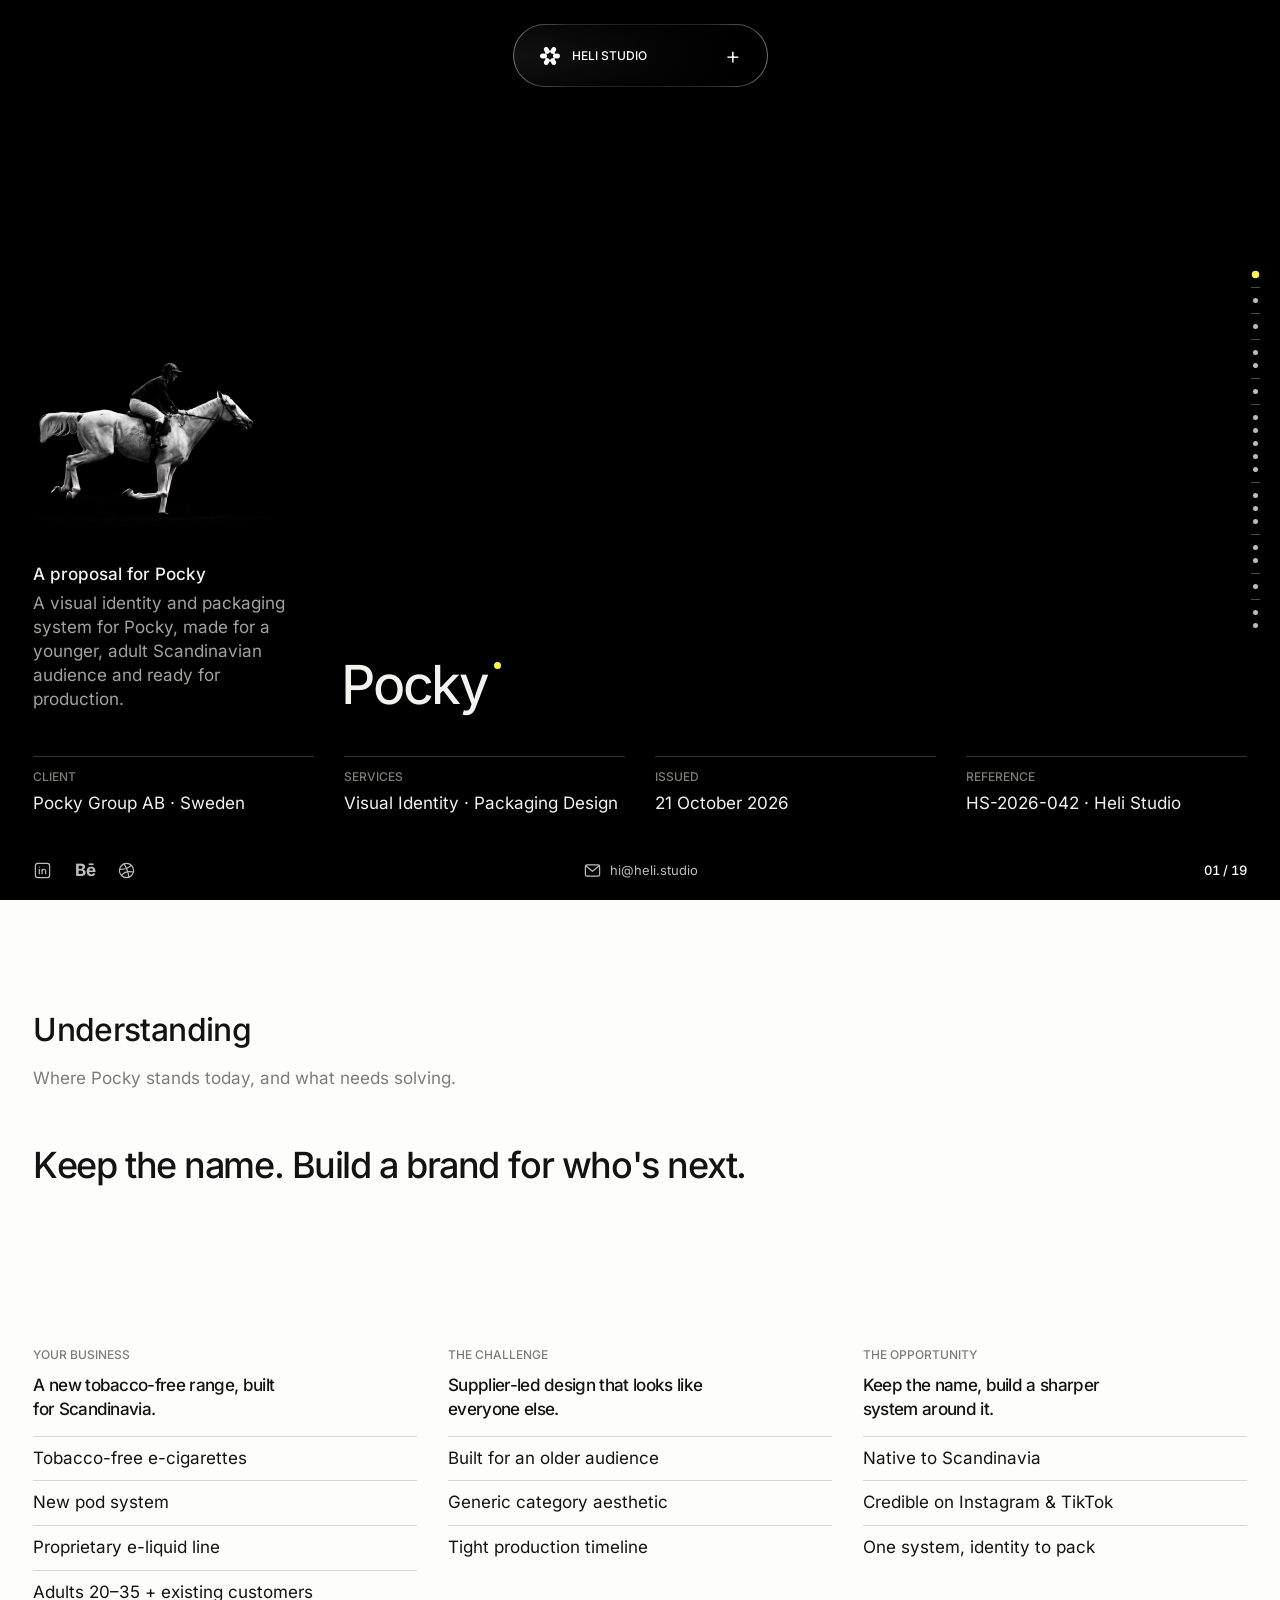
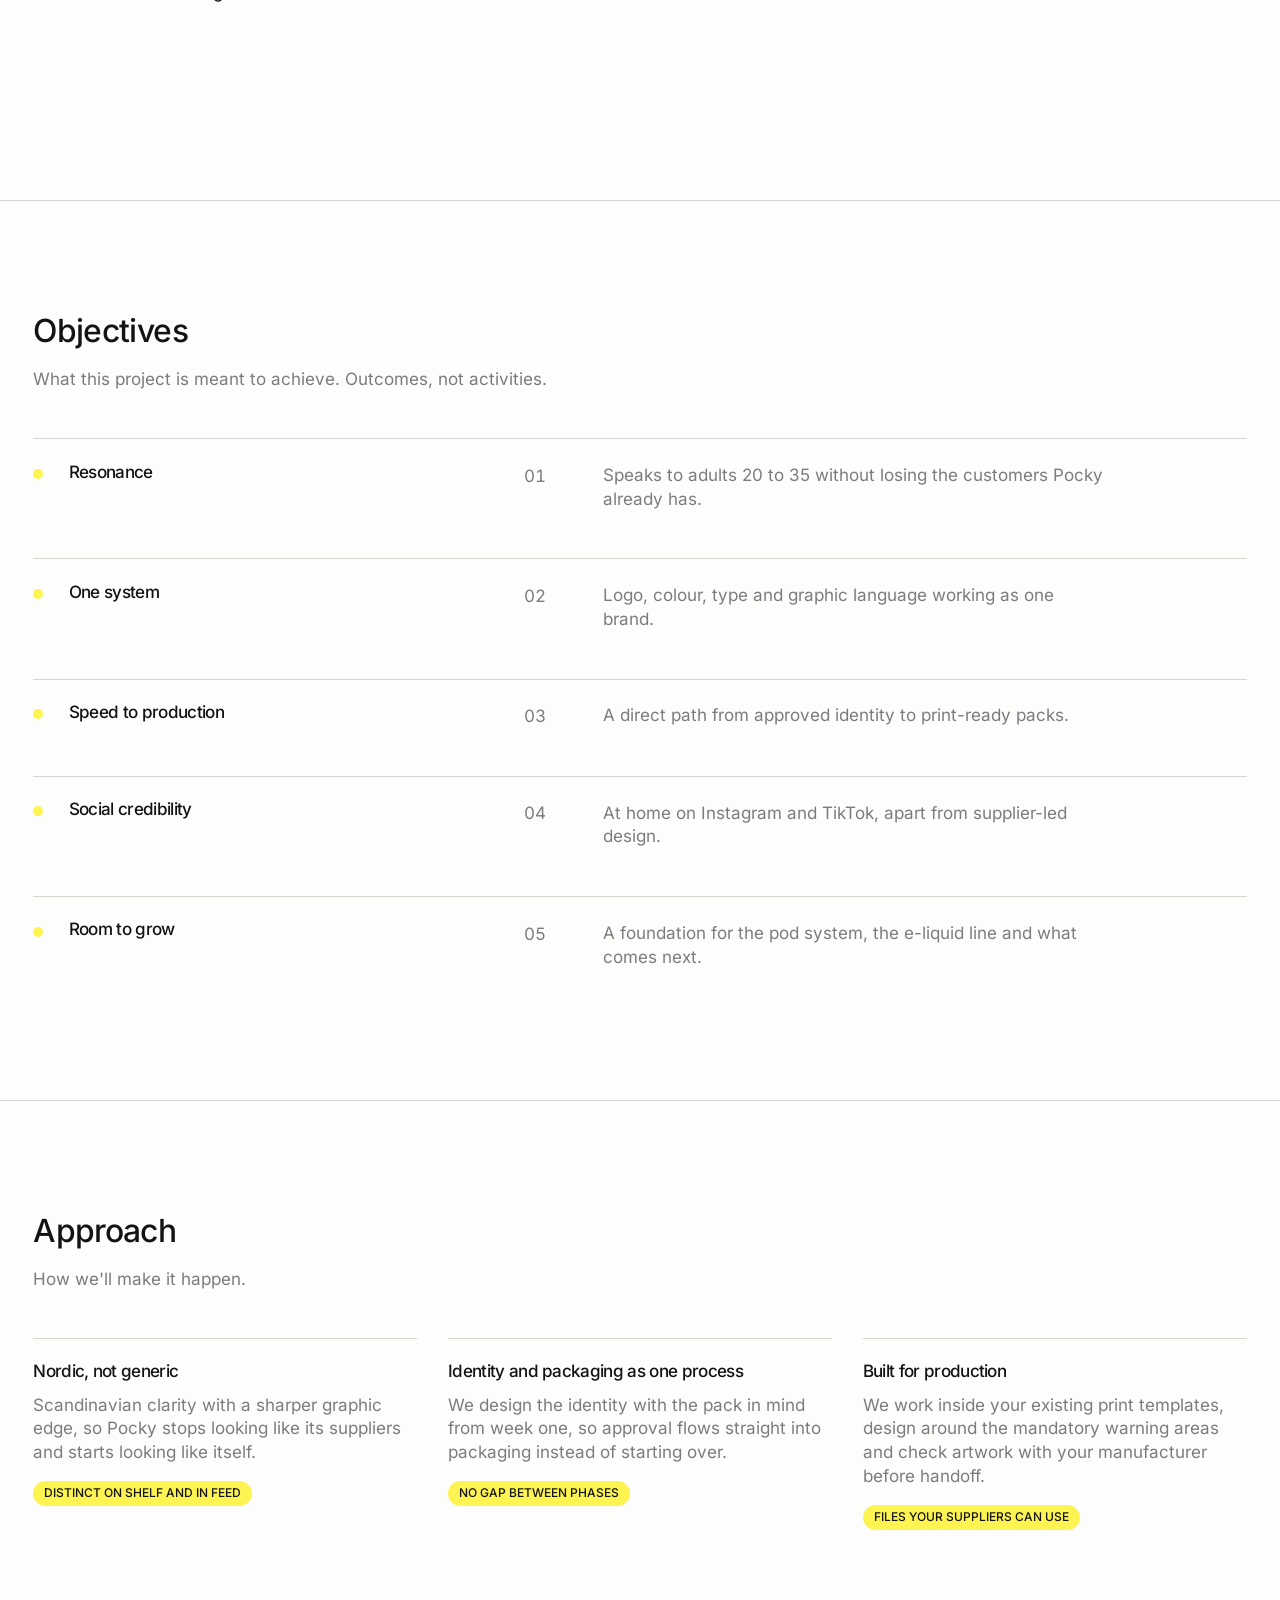
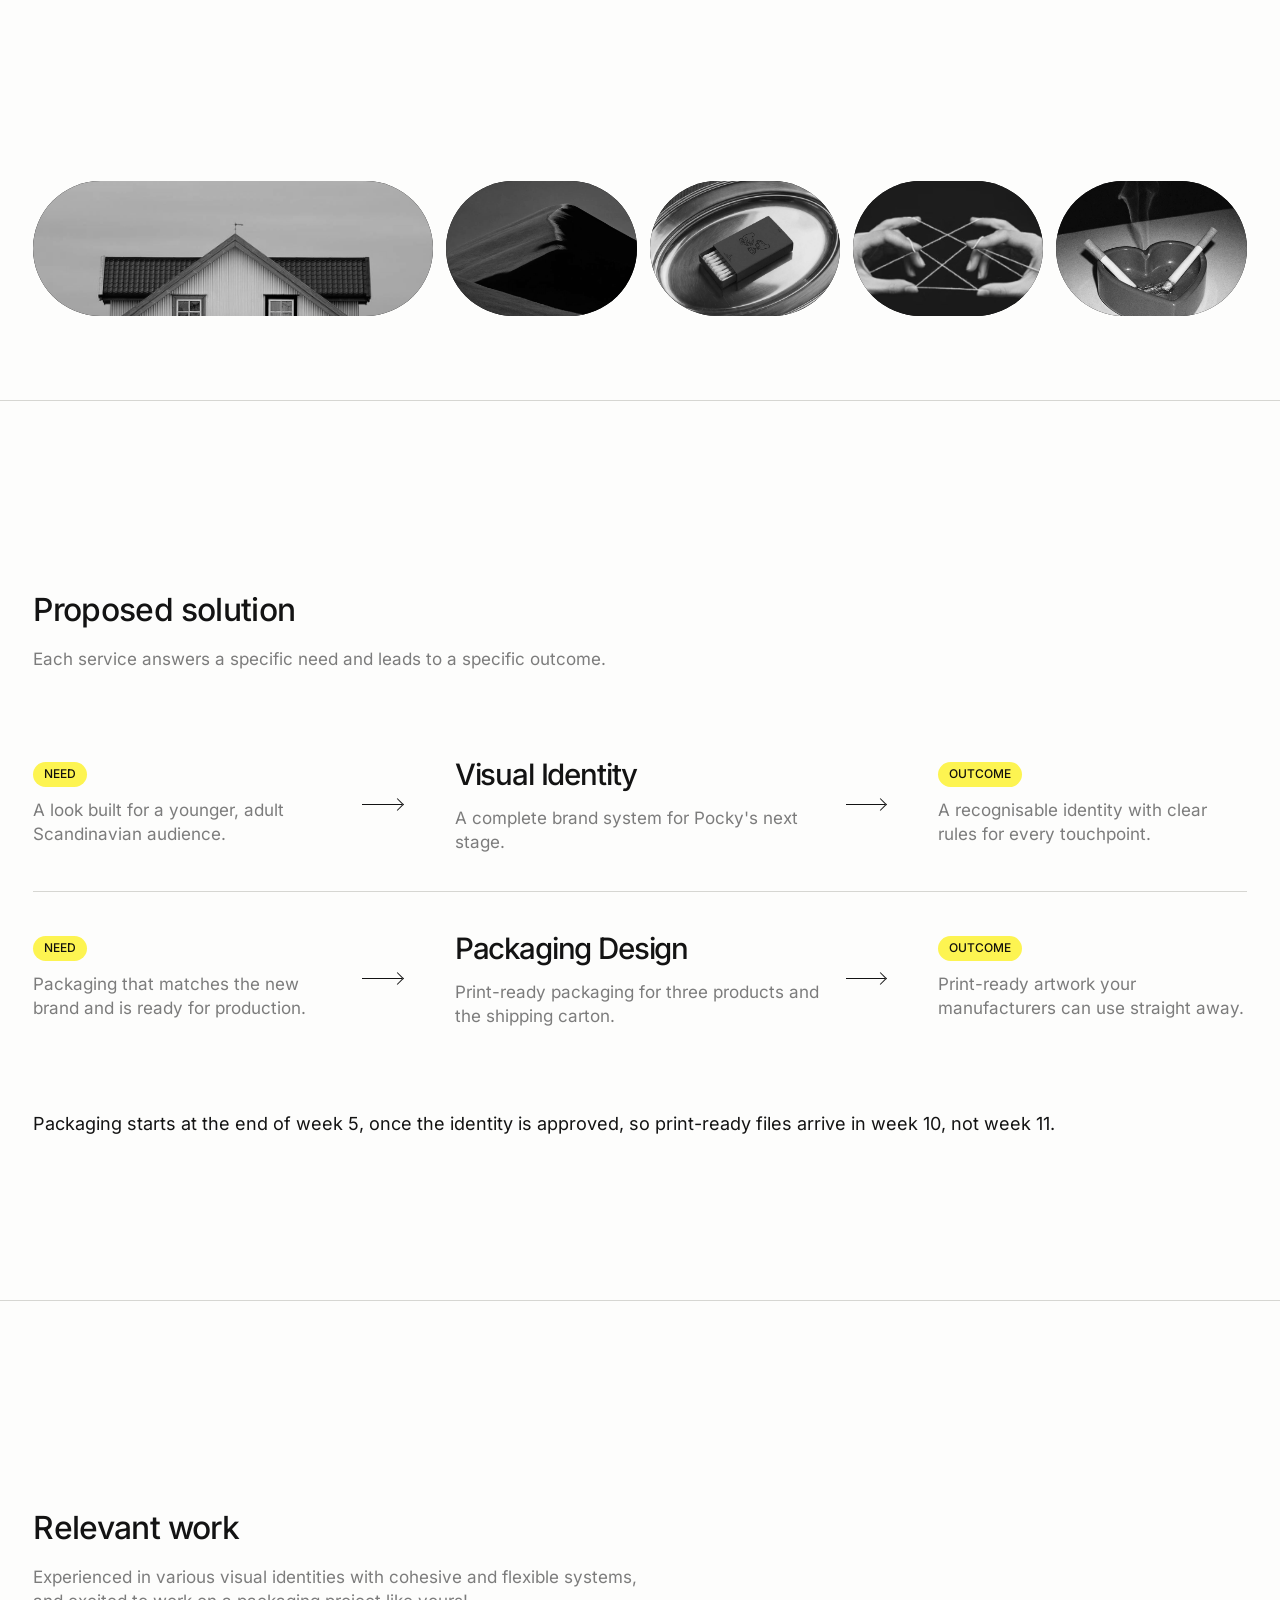
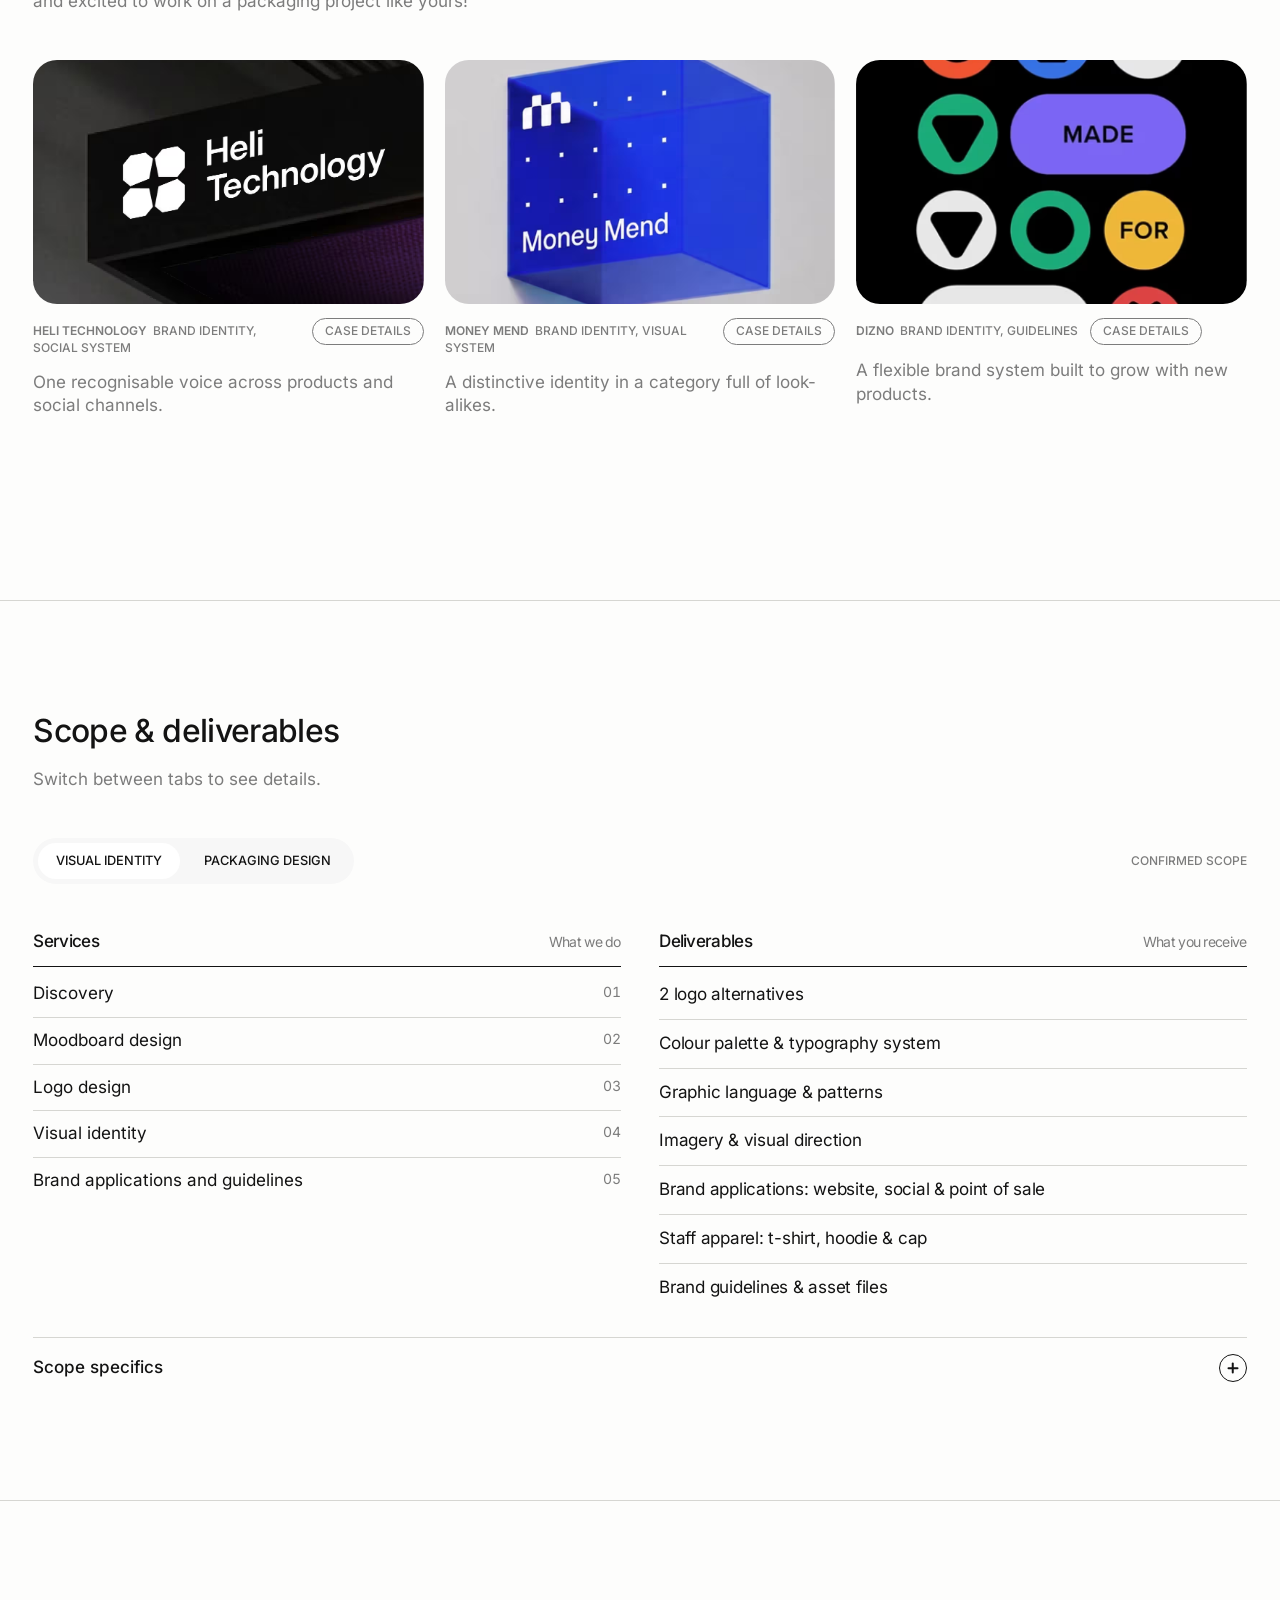
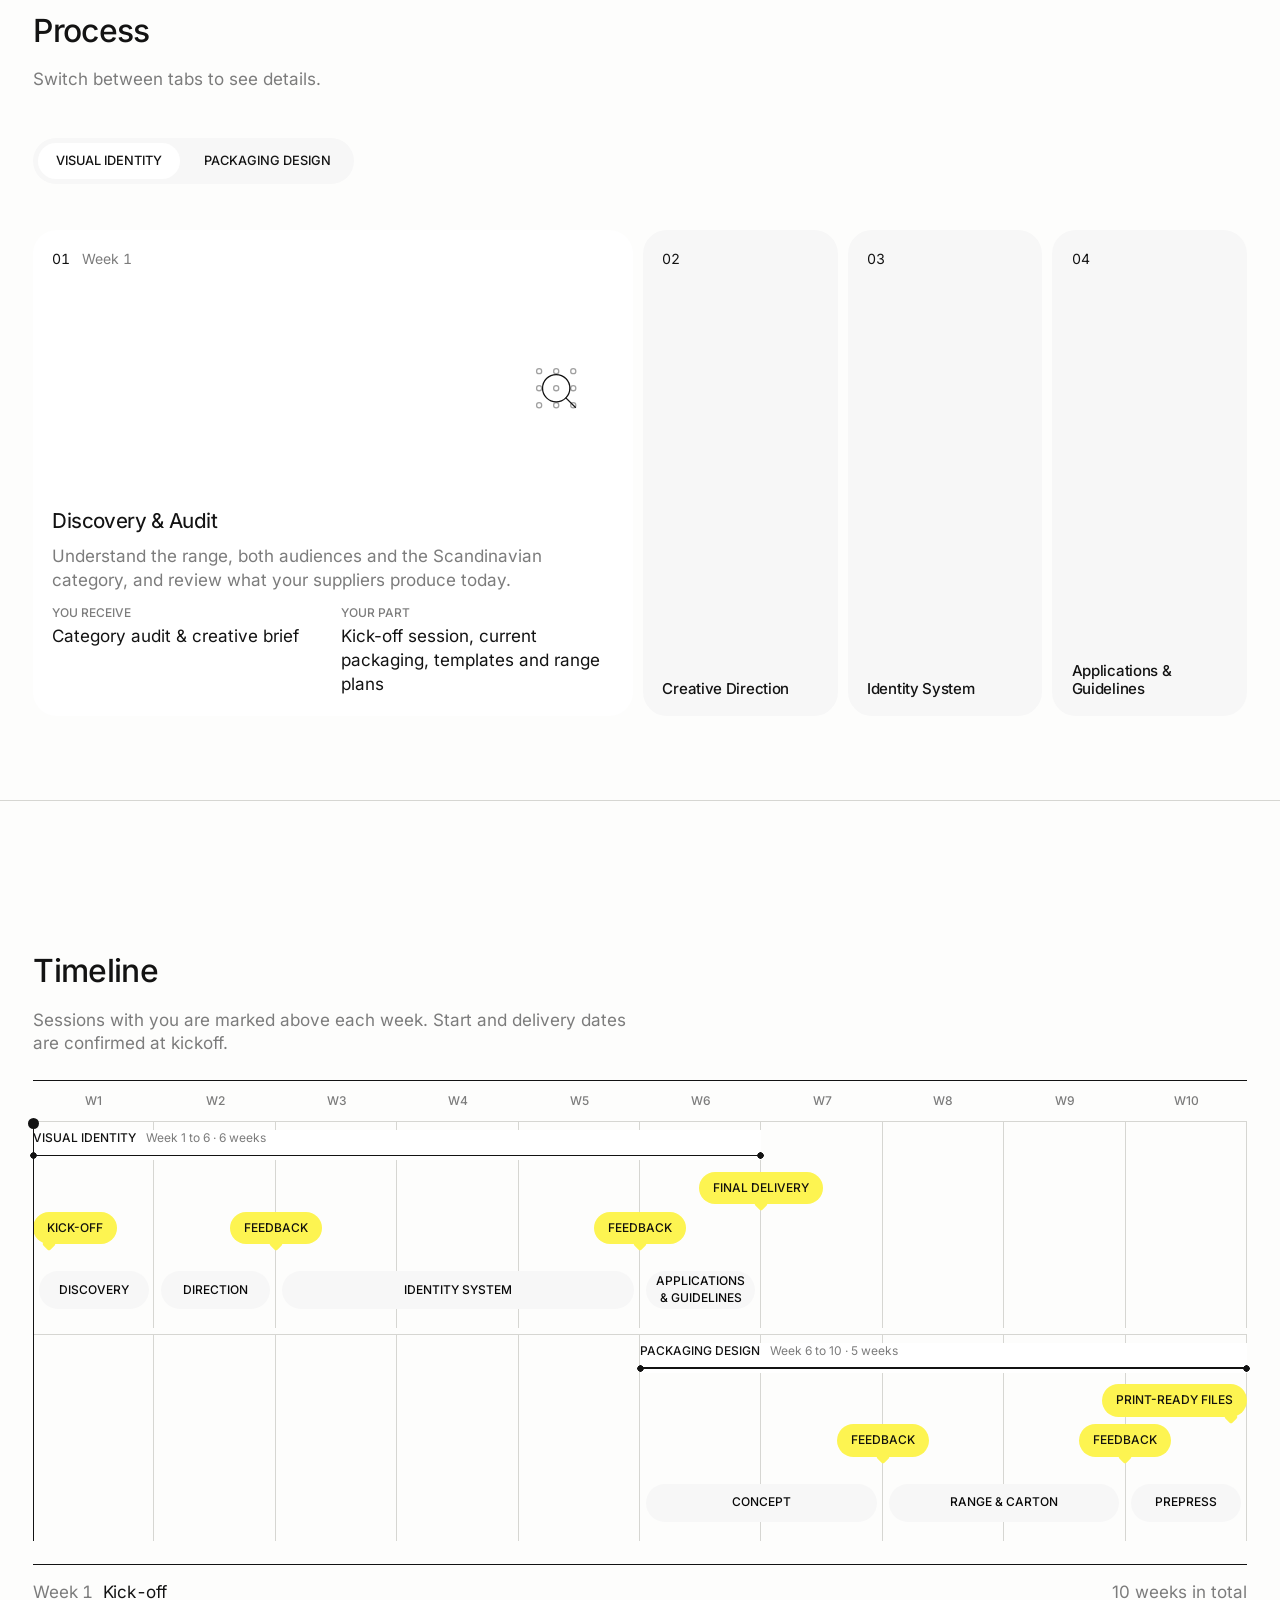
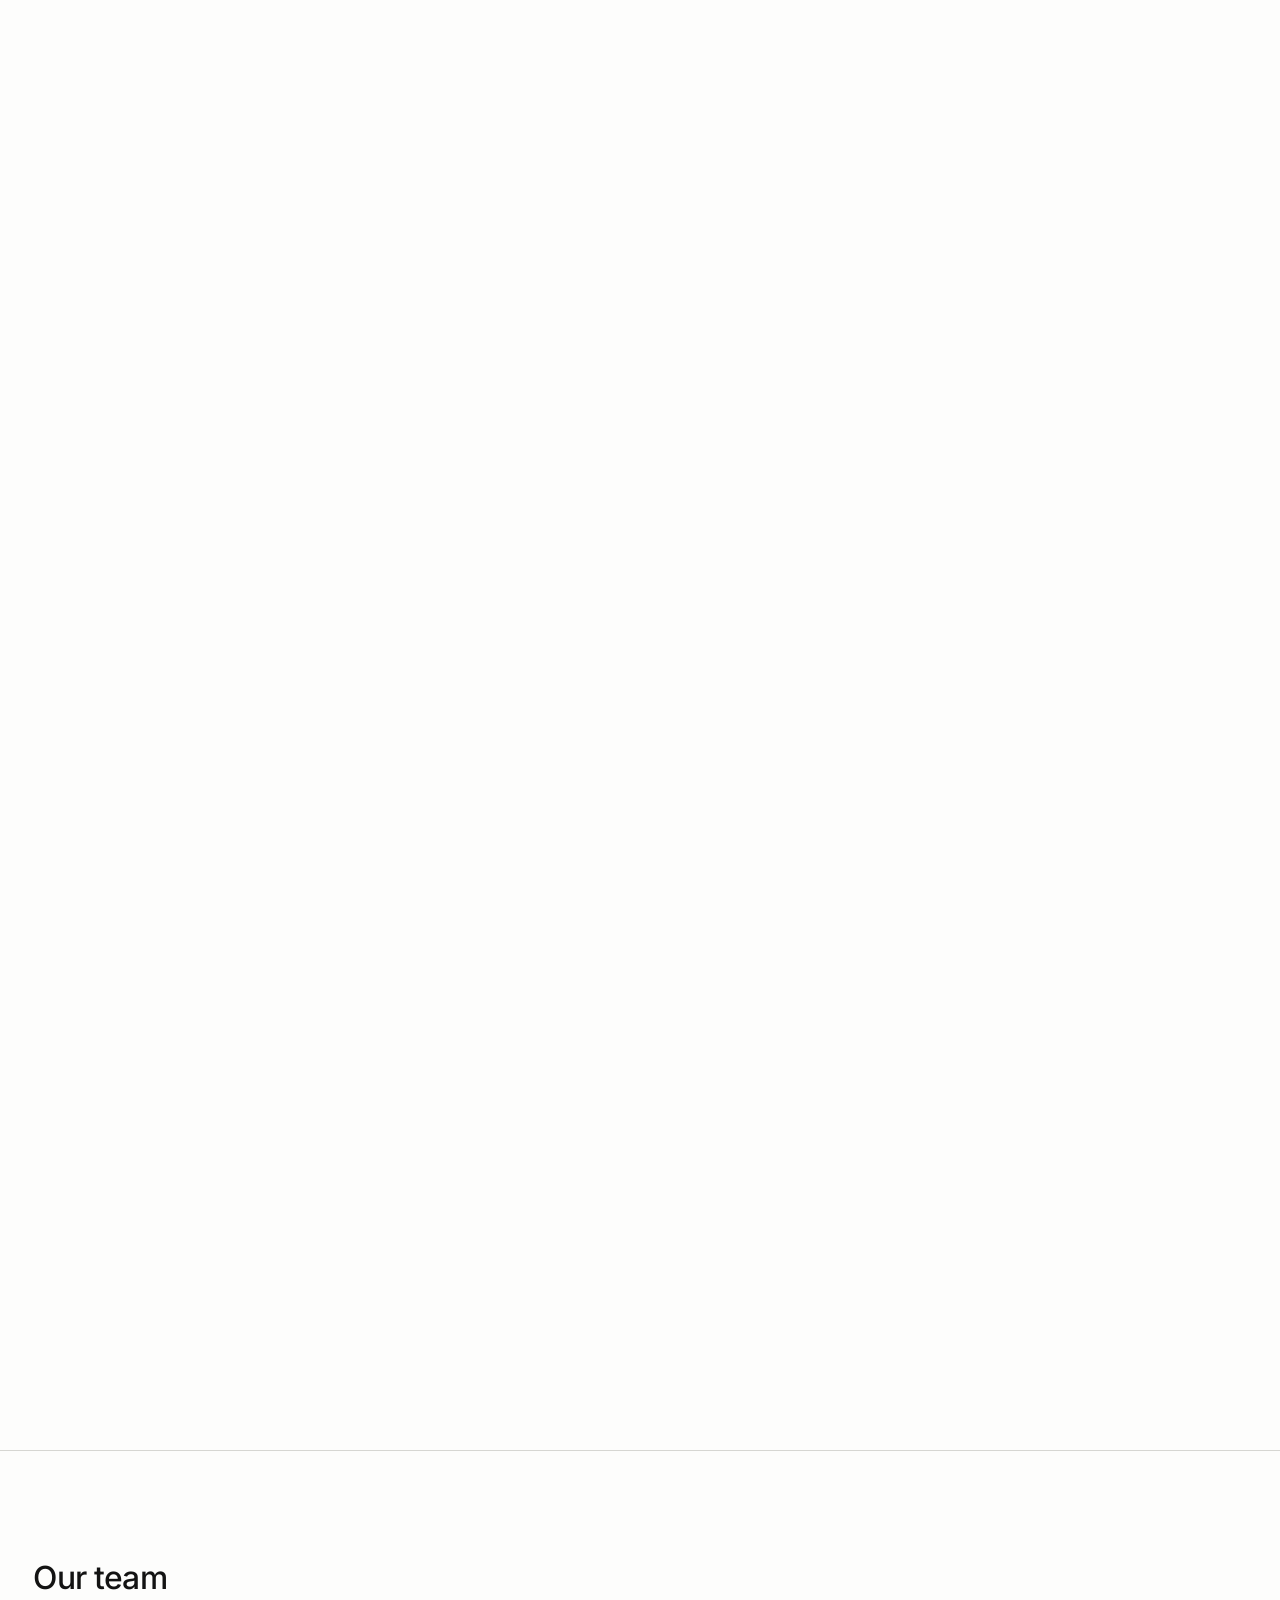
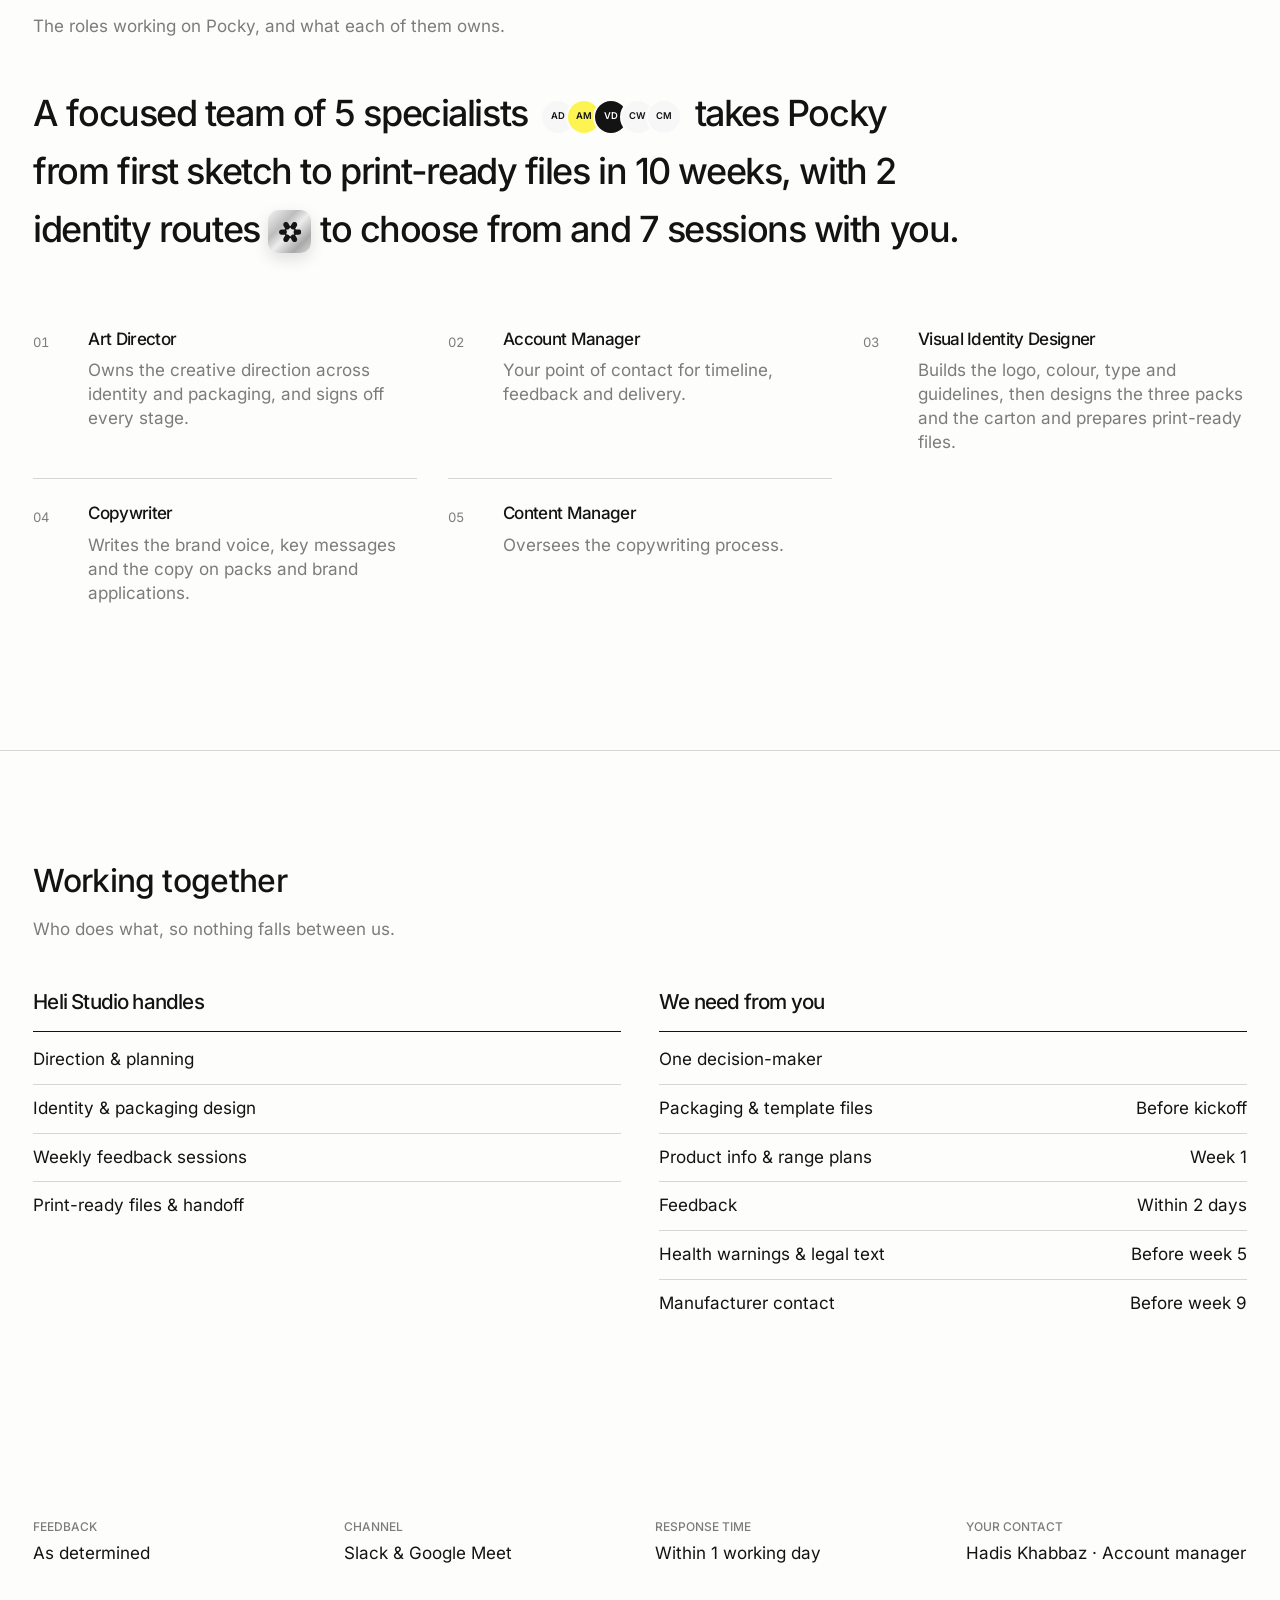
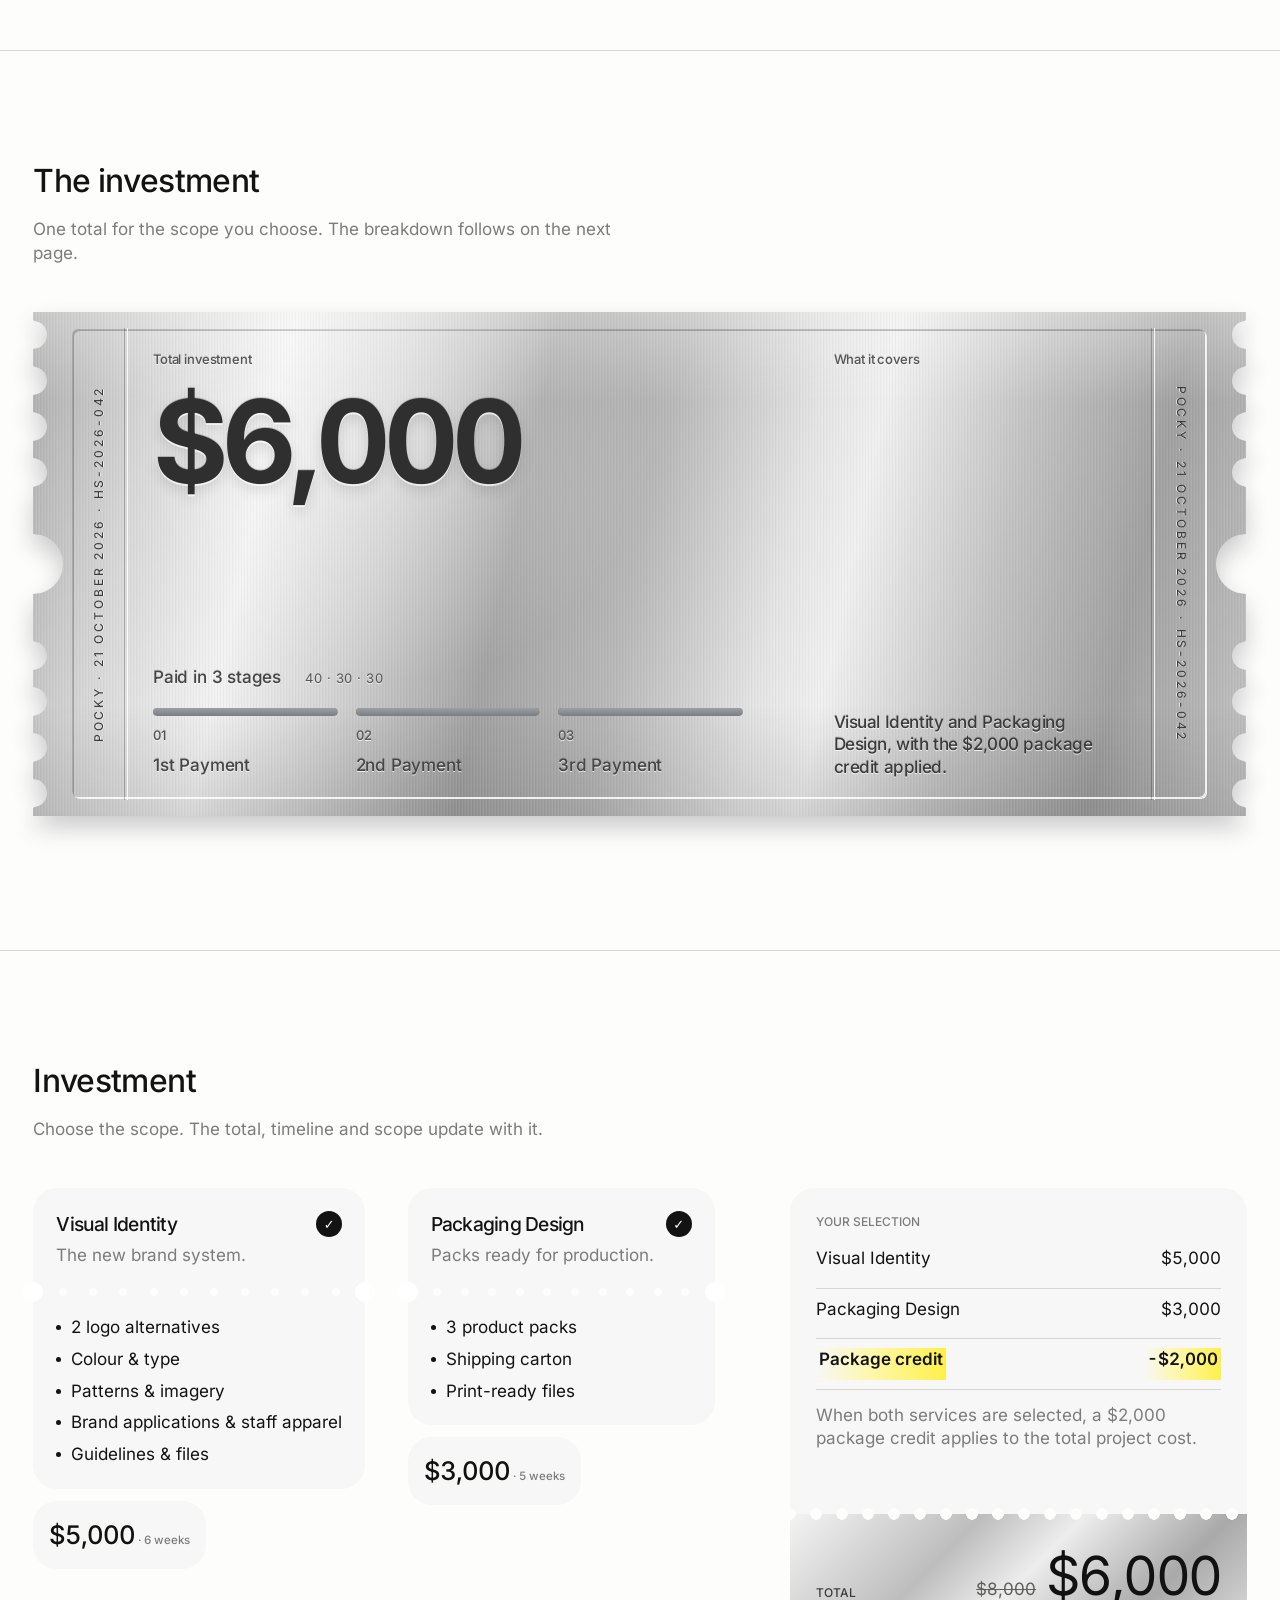
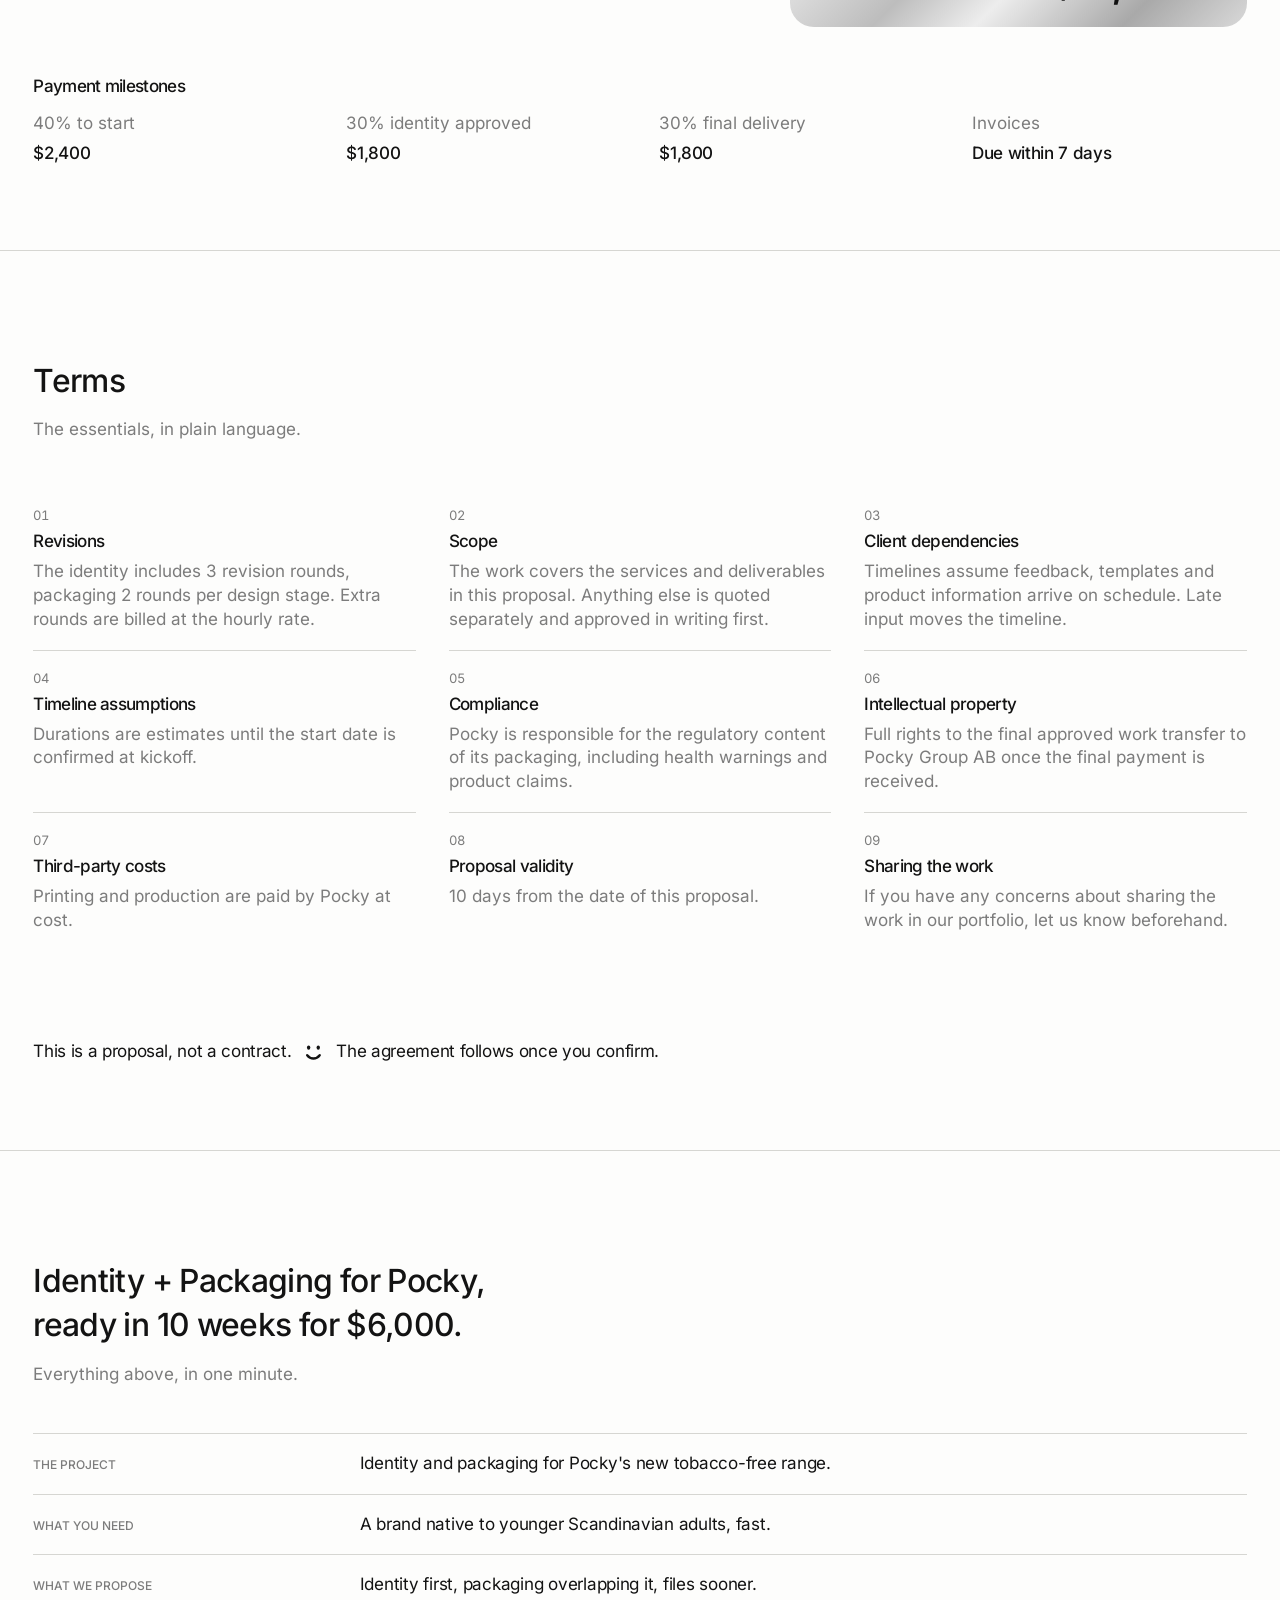
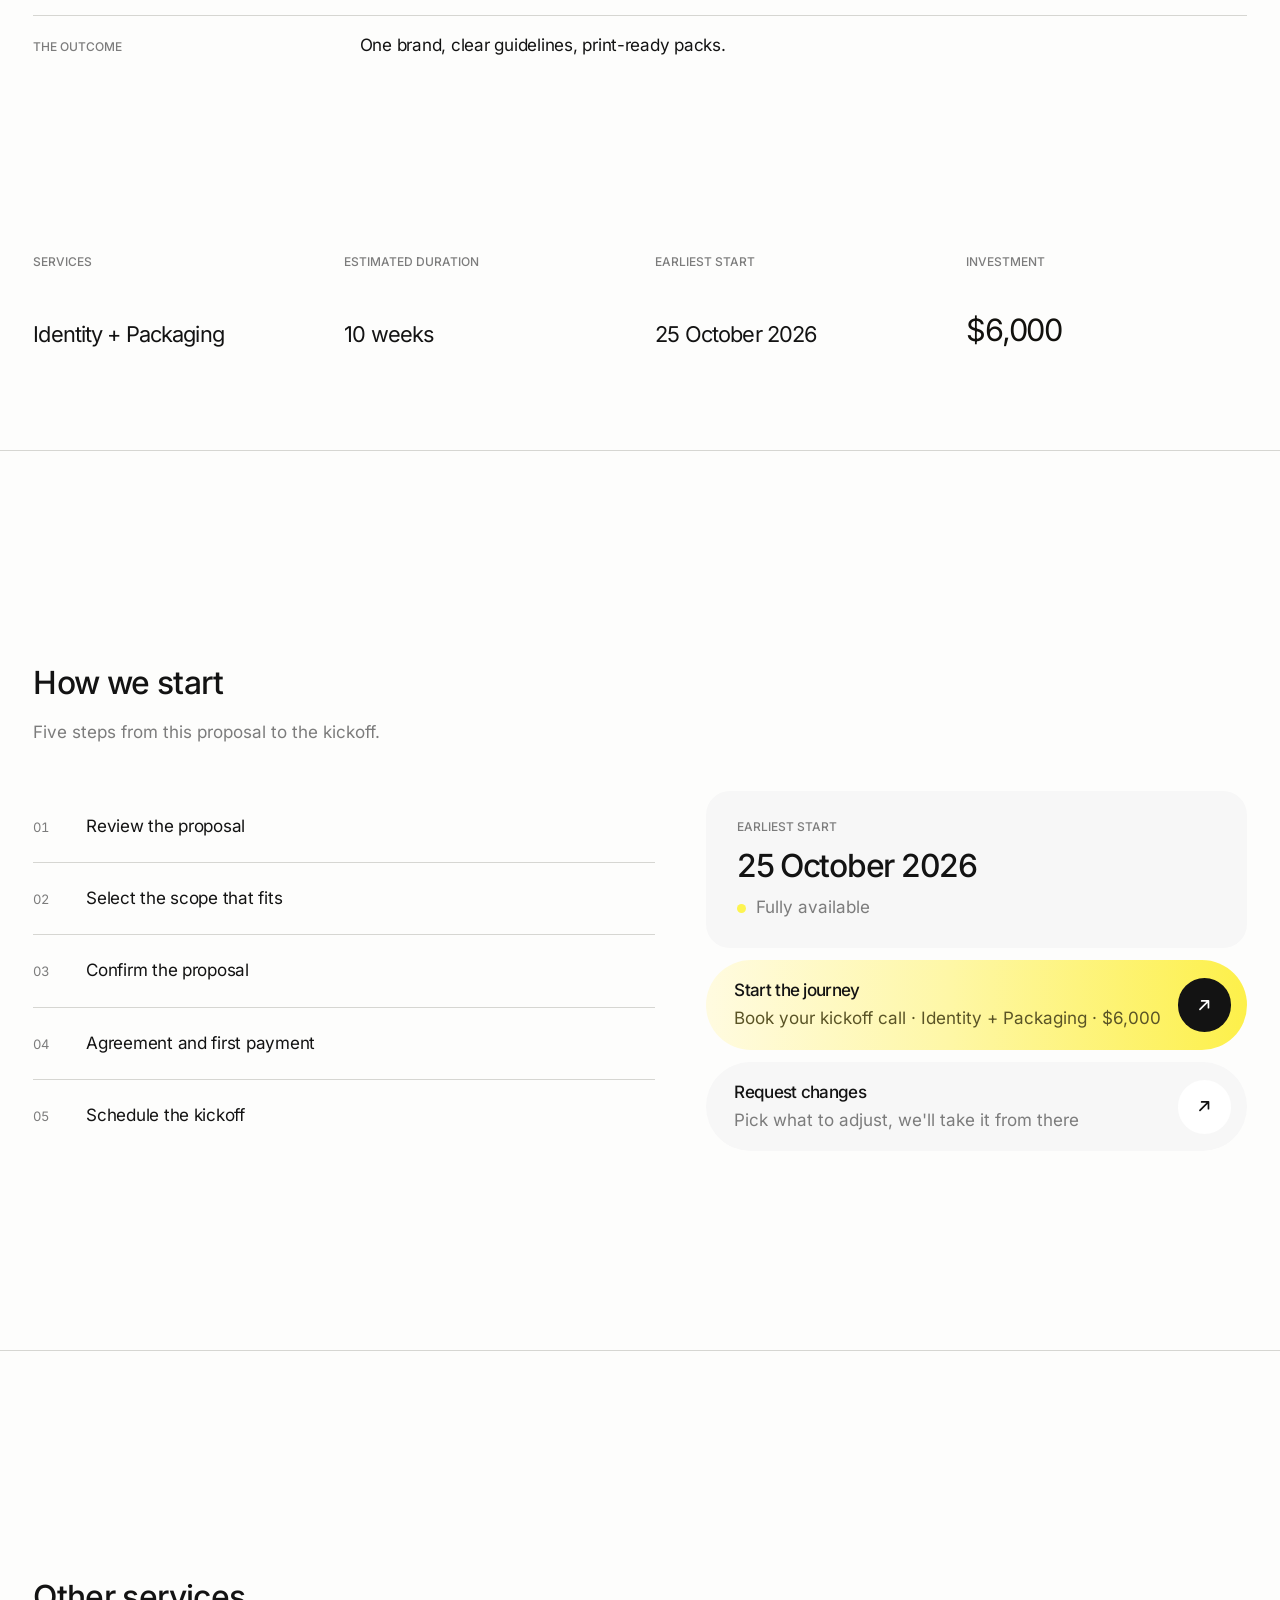
<file: heli-proposal/index.html>
<!doctype html><html><head><meta charset=utf8><meta name=viewport content="width=device-width,initial-scale=1,viewport-fit=cover"><style>:root{color-scheme:light;box-sizing:border-box;padding-top:env(safe-area-inset-top,0px);padding-bottom:env(safe-area-inset-bottom,0px)}html{scroll-padding-top:env(safe-area-inset-top,0px)}body{margin:0;padding:0;font:14px -apple-system,BlinkMacSystemFont,sans-serif;background:#fff;color:#000}img{max-width:100%}[hidden]:not([hidden=until-found i]){display:none!important}</style></head><body>
<title>Pocky Proposal</title>
<link rel="preload" href="fonts/inter-latin-wght-normal.woff2" as="font" type="font/woff2" crossorigin>
<style>
/* Heli Studio proposal system.
   Layout: Heli slide grammar on the web — corner meta pinned to the viewport, a header row (title left, line right),
   full-screen sections alternating ink and paper, a narrative stage label in the footer.
   Two layers: the presentation (always visible) and details (<details> panels, opened on demand). */
:root{
  --ink:#131313; --paper:#F6F6F6; --card:#E8E8E6; --card-2:#DEDEDB; --white:#FFFFFF;
  --line:#D5D5D1; --line-d:#353533; --mute:#8C8C86; --mute-d:#A9A9A3; --text-2:#3E3E3A; --on-ink:#F2F2EF;
  --lime:#FDF451;
  --metal:linear-gradient(135deg,#F4F4F4 0%,#BDBDBD 34%,#EDEDED 52%,#A9A9A9 78%,#D9D9D9 100%);
  --font:'Inter',system-ui,-apple-system,'Helvetica Neue',Arial,sans-serif;
  --t-meta:13px; --t-small:clamp(14px,1.02vw,16px); --t-body:clamp(16px,1.2vw,20px);
  --t-h3:clamp(18px,1.4vw,25px); --t-label:clamp(22px,1.9vw,36px); --t-h2:clamp(30px,3vw,58px);
  --t-display:clamp(40px,4.2vw,84px); --t-num:clamp(36px,3.3vw,64px);
  --g:clamp(16px,2.6vw,50px); --gap:clamp(20px,2.4vw,44px);
  --pad-top:clamp(92px,11vh,132px); --pad-bot:clamp(84px,10vh,120px);
  --r-card:18px; --r-pill:999px;
  --ease:cubic-bezier(.2,.75,.1,1); --ease-io:cubic-bezier(.65,0,.35,1); --spring:cubic-bezier(.34,1.45,.62,1);
  --d1:.18s; --d2:.42s; --d3:.85s;
  color-scheme:light;
}
*,*::before,*::after{box-sizing:border-box}
html{scroll-behavior:smooth;-webkit-text-size-adjust:100%}
body{background:var(--ink);color:var(--on-ink);font-family:var(--font);font-size:var(--t-body);line-height:1.5;-webkit-font-smoothing:antialiased;overflow-x:hidden}
h1,h2,h3,h4,p,ul,ol,dl,dd,figure{margin:0}
ul,ol{padding:0;list-style:none}
a{color:inherit}
button{font:inherit;color:inherit;background:none;border:0;padding:0;cursor:pointer}
:focus-visible{outline:2px solid var(--lime);outline-offset:4px;border-radius:6px}
.light :focus-visible{outline-color:var(--ink)}
img,video{display:block;max-width:100%}
.num{font-variant-numeric:tabular-nums}
.sr{position:absolute;width:1px;height:1px;overflow:hidden;clip:rect(0 0 0 0);white-space:nowrap}

/* placeholders: anything not yet confirmed is visibly marked, never presented as fact */
.tbc{display:inline-flex;align-items:center;gap:7px;font-size:.88em;color:var(--mute);white-space:nowrap}
.tbc::before{content:"";width:6px;height:6px;border-radius:50%;background:var(--yg);box-shadow:0 0 0 1px var(--ink)}
.dark .tbc{color:var(--mute-d)}
.est{font-size:var(--t-meta);color:var(--mute);text-transform:uppercase;letter-spacing:.06em}

/* ── fixed corner meta ── */
.corner{position:fixed;z-index:50;color:#fff;mix-blend-mode:difference;font-size:var(--t-meta);pointer-events:none}
.corner a{pointer-events:auto}
.c-tl{left:var(--g);top:calc(26px + env(safe-area-inset-top,0px))}
.c-tr{right:var(--g);top:calc(20px + env(safe-area-inset-top,0px))}
.c-tr a{display:block;width:44px;height:40px}
.c-bl{left:var(--g);bottom:calc(22px + env(safe-area-inset-bottom,0px))}
.c-br{right:var(--g);bottom:calc(22px + env(safe-area-inset-bottom,0px))}
.mark{width:100%;height:100%;fill:currentColor;transition:transform var(--d3) var(--ease)}
#secLabel{display:inline-flex;gap:10px;transition:opacity var(--d1)}
#secLabel .stage{opacity:.6}
#secLabel.swap{opacity:0}
.progress{position:fixed;left:0;top:0;height:2px;width:100%;z-index:52;background:var(--yg);transform-origin:left;transform:scaleX(0)}

/* section navigator: ticket perforation dots */
.perf-nav{position:fixed;z-index:51;left:50%;bottom:calc(16px + env(safe-area-inset-bottom,0px));transform:translateX(-50%);display:flex;gap:7px;align-items:center;
  padding:10px 16px;border-radius:var(--r-pill);background:rgba(19,19,19,.72);backdrop-filter:blur(10px);-webkit-backdrop-filter:blur(10px)}
.perf-nav button{width:7px;height:7px;border-radius:50%;background:#5A5A57;transition:transform var(--d2) var(--spring),background var(--d1)}
.perf-nav button:hover,.perf-nav button:focus-visible{transform:scale(1.7);background:#CFCFCA}
.perf-nav button.on{background:var(--yg);transform:scale(1.45)}
.perf-nav i{width:1px;height:12px;background:#4A4A47;margin:0 3px}
.perf-nav .tip{position:absolute;bottom:calc(100% + 10px);left:0;white-space:nowrap;font-size:12px;background:var(--paper);color:var(--ink);padding:5px 10px;border-radius:var(--r-pill);
  opacity:0;transform:translateY(4px);transition:opacity var(--d1),transform var(--d1);pointer-events:none}
.perf-nav .tip.show{opacity:1;transform:none}
@media (max-width:760px){.perf-nav{display:none}}

/* ── sections ── */
.s{position:relative;min-height:100svh;padding:var(--pad-top) var(--g) var(--pad-bot);display:flex;flex-direction:column;justify-content:center;gap:clamp(32px,4.2vw,68px)}
.s>*{min-width:0}
.s.light{background:var(--paper);color:var(--ink)}
.s.dark{background:var(--ink);color:var(--on-ink)}
.sh{display:grid;grid-template-columns:minmax(0,1fr) minmax(0,1fr);gap:clamp(20px,3vw,48px);align-items:end}
.sh h2{justify-self:start;font-size:var(--t-label);font-weight:450;letter-spacing:-.025em;line-height:1.04;text-transform:uppercase;text-wrap:balance;display:inline-block;transition:transform .9s var(--spring)}
.sh h2.pull{transition:transform .25s var(--ease)}
.sh .q{justify-self:end;text-align:right;font-size:var(--t-small);line-height:1.45;max-width:40ch;color:var(--text-2)}
.dark .sh .q{color:var(--mute-d)}
.sh .q b{display:block;font-weight:500;color:inherit;font-size:var(--t-meta);text-transform:uppercase;letter-spacing:.06em;opacity:.7;margin-bottom:4px}
@media (max-width:700px){.sh{grid-template-columns:1fr;gap:10px}.sh .q{justify-self:start;text-align:left}}
.grow{flex:1 1 auto;min-height:0}
.lead{font-size:var(--t-h2);font-weight:430;letter-spacing:-.035em;line-height:1.06;max-width:22ch;text-wrap:balance}
.lead .grey{color:#A2A29C}
.dark .lead .grey{color:var(--mute)}
.body{font-size:var(--t-body);line-height:1.55;color:var(--text-2);max-width:60ch;text-wrap:pretty}
.dark .body{color:var(--mute-d)}
.k{font-size:var(--t-meta);color:var(--mute);text-transform:uppercase;letter-spacing:.06em}
.dark .k{color:var(--mute-d)}
.cols{display:grid;gap:var(--gap)}
.c2{grid-template-columns:repeat(2,minmax(0,1fr))}.c3{grid-template-columns:repeat(3,minmax(0,1fr))}.c4{grid-template-columns:repeat(4,minmax(0,1fr))}
.rule{padding-top:clamp(16px,1.6vw,24px);border-top:1px solid var(--line)}
.dark .rule{border-color:var(--line-d)}
@media (max-width:860px){.c3,.c4{grid-template-columns:repeat(2,minmax(0,1fr))}}
@media (max-width:560px){.c2,.c3,.c4{grid-template-columns:1fr}}

/* the details layer */
.more{border-top:1px solid var(--line)}
.dark .more{border-color:var(--line-d)}
.more>summary{list-style:none;cursor:pointer;display:flex;justify-content:space-between;align-items:center;gap:16px;padding:16px 0;font-size:var(--t-small);font-weight:500}
.more>summary::-webkit-details-marker{display:none}
.more>summary .pm{width:28px;height:28px;border-radius:50%;border:1px solid currentColor;display:grid;place-items:center;flex:none;transition:transform var(--d2) var(--ease),background var(--d2),color var(--d2)}
.more>summary:hover .pm{background:var(--ink);color:var(--paper)}
.dark .more>summary:hover .pm{background:var(--paper);color:var(--ink)}
.more[open]>summary .pm{transform:rotate(45deg)}
.more .inner{padding:4px 0 24px}
.spec{display:grid;grid-template-columns:minmax(0,1fr) minmax(0,2fr);gap:10px var(--gap)}
.spec dt{font-size:var(--t-meta);color:var(--mute);text-transform:uppercase;letter-spacing:.06em;padding-top:12px;border-top:1px solid var(--line)}
.spec dd{font-size:var(--t-small);padding-top:10px;border-top:1px solid var(--line)}
.dark .spec dt,.dark .spec dd{border-color:var(--line-d)}
@media (max-width:560px){.spec{grid-template-columns:1fr}.spec dd{border-top:0;padding-top:0}}

/* tabs (service switcher) */
.tabs{display:inline-flex;gap:6px;padding:5px;border-radius:var(--r-pill);background:var(--card)}
.dark .tabs{background:#232322}
.tabs button{padding:9px 18px;border-radius:var(--r-pill);font-size:var(--t-small);transition:background var(--d2),color var(--d2)}
.tabs button[aria-selected="true"]{background:var(--ink);color:var(--on-ink)}
.dark .tabs button[aria-selected="true"]{background:var(--paper);color:var(--ink)}
.tabs button[hidden]{display:none}

/* reveals: visible at rest, rise in where supported */
@media (prefers-reduced-motion:no-preference){@supports (animation-timeline:view()){
  .rv{animation:rise linear both;animation-timeline:view();animation-range:entry 0% entry 40%}
}}
@keyframes rise{from{opacity:0;transform:translateY(32px)}}

/* intro counter, after heli.studio's 0 to 100% loader */
.loader{display:none}
.js .loader{position:fixed;inset:0;z-index:100;background:var(--ink);color:var(--on-ink);display:flex;align-items:flex-end;justify-content:space-between;
  padding:0 var(--g) calc(26px + env(safe-area-inset-bottom,0px));animation:lout .9s 1.25s var(--ease-io) forwards}
.loader svg{position:absolute;left:50%;top:50%;width:44px;height:40px;margin:-20px 0 0 -22px;fill:currentColor;animation:lspin 1.25s var(--ease-io) both}
.loader .lpct{font-size:var(--t-num);font-weight:400;letter-spacing:-.04em;line-height:1}
.loader .lnm{font-size:var(--t-meta);color:var(--mute-d)}
@keyframes lout{to{transform:translateY(-100%);visibility:hidden}}
@keyframes lspin{from{transform:rotate(-120deg) scale(.6);opacity:0}}
@media (prefers-reduced-motion:reduce){.js .loader{display:none}}
/* ── 01 cover ── */
.cover{justify-content:flex-end;gap:clamp(28px,4vw,56px);padding-top:120px;padding-bottom:clamp(64px,9vh,104px);overflow:hidden}
.cover .deck{position:absolute;left:var(--g);top:calc(54px + env(safe-area-inset-top,0px));font-size:var(--t-meta);color:var(--mute-d)}
.film{position:relative;flex:1 1 auto;min-height:clamp(200px,30vh,320px);border-radius:var(--r-card);overflow:hidden;background:#000;margin-top:clamp(24px,4vh,48px)}
.film video{position:absolute;inset:0;width:100%;height:100%;object-fit:contain;object-position:right center}
.cover h1{font-size:var(--t-display);font-weight:430;letter-spacing:-.03em;line-height:1;text-transform:uppercase}
.cover h1 .grey{color:var(--mute-d)}
.cover .meta{display:grid;grid-template-columns:repeat(4,minmax(0,1fr));gap:var(--gap)}
.cover .meta div{padding-top:16px;border-top:1px solid var(--line-d)}
.cover .meta p:first-child{font-size:var(--t-meta);color:var(--mute);margin-bottom:6px}
.cover .meta p:last-child{font-size:var(--t-small)}
@media (max-width:760px){.cover .meta{grid-template-columns:1fr 1fr}}

/* ── 02 at a glance ── */
.glance-rows li{display:grid;grid-template-columns:minmax(0,1fr) minmax(0,3fr);gap:var(--gap);align-items:baseline;padding:clamp(14px,2vh,22px) 0;border-top:1px solid var(--line)}
.glance-rows .k{padding-top:.3em}
.glance-rows p:last-child{font-size:var(--t-h3);letter-spacing:-.015em;line-height:1.35;max-width:52ch}
.facts{display:grid;grid-template-columns:repeat(4,minmax(0,1fr));gap:var(--gap)}
.facts>div{background:var(--ink);color:var(--on-ink);border-radius:var(--r-card);padding:clamp(16px,1.6vw,26px);display:flex;flex-direction:column;justify-content:space-between;gap:18px;min-height:132px}
.facts .v{font-size:clamp(26px,2.4vw,44px);font-weight:400;letter-spacing:-.04em;line-height:1}
.facts .v small{font-size:.45em;letter-spacing:0;color:var(--mute-d);margin-left:6px}
.facts .k{color:var(--mute-d)}
.facts .accent{background:var(--yg);color:var(--ink)} .facts .accent .k{color:var(--text-2)}
@media (max-width:700px){.glance-rows li{grid-template-columns:1fr;gap:6px}.facts{grid-template-columns:1fr 1fr}}

/* ── 03 challenge ── */
.ch-grid{display:grid;grid-template-columns:minmax(0,1.3fr) minmax(0,1fr);gap:clamp(28px,4vw,80px);align-items:start}
.ch-grid .lead{margin-bottom:clamp(20px,2vw,32px);font-size:var(--t-display);font-weight:500;letter-spacing:-.04em}
.wt span span{display:inline-block;transition:font-weight .35s var(--ease)}
.ch-grid .body+.body{margin-top:14px}
.confirm h3{font-size:var(--t-small);font-weight:500;margin-bottom:6px}
.confirm li{display:flex;justify-content:space-between;gap:16px;align-items:baseline;padding:12px 0;border-top:1px solid var(--line);font-size:var(--t-small)}
@media (max-width:860px){.ch-grid{grid-template-columns:1fr}}

/* ── 04 objectives ── */
.obj{display:grid;grid-template-columns:repeat(2,minmax(0,1fr));gap:0 var(--gap);counter-reset:o}
.obj li{display:grid;grid-template-columns:3.2em minmax(0,1fr);gap:4px 12px;padding:clamp(18px,2.6vh,30px) 0;border-top:1px solid var(--line);position:relative}
.obj li::after{content:"";position:absolute;left:0;top:-1px;height:1px;width:100%;background:var(--ink);transform:scaleX(0);transform-origin:left;transition:transform .7s var(--ease)}
.obj li:hover::after{transform:scaleX(1)}
.obj .no{font-size:var(--t-meta);color:var(--mute);padding-top:.5em}
.obj h3{font-size:var(--t-h3);font-weight:500;letter-spacing:-.02em}
.obj p{grid-column:2;font-size:var(--t-small);color:var(--text-2);max-width:46ch}
@media (max-width:700px){.obj{grid-template-columns:1fr}}

/* ── 05 perspective ── */
.persp .lead{max-width:26ch}
.persp .cols p.t{font-size:var(--t-small);line-height:1.55;color:var(--mute-d);margin-top:10px;max-width:40ch}
.persp .cols h3{font-size:var(--t-h3);font-weight:500;letter-spacing:-.02em;color:var(--on-ink)}
.pills{display:flex;gap:clamp(8px,1vw,16px);height:clamp(100px,8vw,150px)}
.pill{flex:1 1 0;min-width:0;border-radius:var(--r-pill);overflow:hidden;background:#000;transition:flex-grow .8s var(--ease),border-radius .8s var(--ease)}
.pill img{width:100%;height:100%;object-fit:cover;filter:grayscale(1)}
.pill.on{flex-grow:2.1;border-radius:24px}
@media (max-width:760px){.pills{display:none}}

/* ── 06 solution ── */
.sol li{display:grid;grid-template-columns:minmax(0,1fr) 40px minmax(0,1.1fr) 40px minmax(0,1fr);gap:12px;align-items:center;padding:clamp(18px,2.6vh,30px) 0;border-top:1px solid var(--line);transition:opacity var(--d2)}
.sol li.off{opacity:.32}
.sol .arrow{font-size:var(--t-h3);color:var(--mute);text-align:center}
.sol .k{display:block;margin-bottom:6px}
.sol .need,.sol .out{font-size:var(--t-small);color:var(--text-2);line-height:1.45}
.sol .svc{background:var(--ink);color:var(--on-ink);border-radius:var(--r-card);padding:clamp(16px,1.6vw,24px)}
.sol .svc h3{font-size:var(--t-h3);font-weight:500;letter-spacing:-.02em}
.sol .svc p{font-size:var(--t-small);color:var(--mute-d);margin-top:6px}
.sol li.off .svc{background:var(--card);color:var(--ink)} .sol li.off .svc p{color:var(--mute)}
.sol .flag{font-size:var(--t-meta);color:var(--mute);margin-left:8px}
.sol .seq{font-size:var(--t-small);color:var(--text-2);padding-top:16px;border-top:1px solid var(--line)}
@media (max-width:860px){.sol li{grid-template-columns:1fr;gap:10px}.sol .arrow{transform:rotate(90deg);text-align:left;width:20px}}

/* ── 07 work ── */
.cases{display:grid;grid-template-columns:repeat(2,minmax(0,1fr));gap:clamp(14px,1.6vw,28px)}
.case{display:flex;flex-direction:column;gap:14px;text-align:left}
.case .frame{aspect-ratio:16/10;border-radius:var(--r-card);overflow:hidden;background:var(--card)}
.case .frame img{width:100%;height:100%;object-fit:cover;transition:transform .9s var(--ease)}
.case:hover .frame img{transform:scale(1.05)}
.case .cap{display:flex;justify-content:space-between;align-items:baseline;gap:12px;font-size:var(--t-small)}
.case .cap b{font-weight:600} .case .cap span{color:var(--mute)}
.case .open{font-size:var(--t-meta);border:1px solid currentColor;border-radius:var(--r-pill);padding:4px 12px;transition:background var(--d2),color var(--d2)}
.case:hover .open{background:var(--ink);color:var(--on-ink)}
.creds{display:grid;grid-template-columns:repeat(4,minmax(0,1fr));gap:var(--gap)}
.creds .n{font-size:var(--t-num);font-weight:400;letter-spacing:-.045em;line-height:1}
.creds p:last-child{font-size:var(--t-small);color:var(--text-2);margin-top:8px}
.strip{display:grid;grid-template-columns:repeat(6,minmax(0,1fr));gap:10px}
.strip a{position:relative;aspect-ratio:4/3;border-radius:12px;overflow:hidden;background:var(--ink);color:var(--on-ink);text-decoration:none;display:flex;align-items:flex-end;padding:10px;font-size:12px;line-height:1.25;isolation:isolate}
.strip img{position:absolute;inset:0;width:100%;height:100%;object-fit:cover;filter:grayscale(1);z-index:-2;transition:transform .8s var(--ease)}
.strip a::after{content:"";position:absolute;inset:0;background:linear-gradient(180deg,transparent 30%,rgba(19,19,19,.85));z-index:-1}
.strip a:hover img{transform:scale(1.08)}
.strip .ph-note{position:absolute;top:8px;left:8px;font-size:10px;background:rgba(246,246,246,.9);color:var(--ink);padding:2px 7px;border-radius:var(--r-pill)}
@media (max-width:860px){.strip{grid-template-columns:repeat(3,minmax(0,1fr))}.creds{grid-template-columns:1fr 1fr}}
@media (max-width:560px){.cases{grid-template-columns:1fr}}

/* drawer (case study detail layer) */
.drawer{position:fixed;inset:0;z-index:90;display:flex;justify-content:flex-end;background:rgba(19,19,19,.5);opacity:0;pointer-events:none;transition:opacity var(--d2)}
.drawer.open{opacity:1;pointer-events:auto}
.drawer .panel{width:min(560px,100%);height:100%;background:var(--paper);color:var(--ink);overflow:auto;padding:clamp(24px,3vw,44px);transform:translateX(40px);transition:transform var(--d2) var(--ease);display:flex;flex-direction:column;gap:24px}
.drawer.open .panel{transform:none}
.drawer .x{align-self:flex-end;width:40px;height:40px;border-radius:50%;border:1px solid var(--ink);display:grid;place-items:center;font-size:18px}
.drawer .x:hover{background:var(--ink);color:var(--paper)}
.drawer h3{font-size:var(--t-label);font-weight:450;letter-spacing:-.025em;text-transform:uppercase}
.drawer .frame{border-radius:var(--r-card);overflow:hidden;aspect-ratio:16/10;background:var(--card)}
.drawer .frame img{width:100%;height:100%;object-fit:cover}

/* ── 08 scope ── */
.scope-head{display:flex;justify-content:space-between;align-items:center;gap:16px;flex-wrap:wrap}
.scope-grid{display:grid;grid-template-columns:minmax(0,1fr) minmax(0,1fr);gap:clamp(20px,3vw,56px)}
.scope-grid h3{display:flex;justify-content:space-between;align-items:baseline;font-size:var(--t-small);font-weight:500;padding-bottom:12px;border-bottom:1px solid var(--ink);margin-bottom:4px}
.scope-grid h3 span{font-size:var(--t-meta);color:var(--mute);font-weight:400}
.scope-grid li{display:flex;justify-content:space-between;gap:12px;font-size:var(--t-small);padding:11px 0;border-bottom:1px solid var(--line)}
.scope-grid li i{font-style:normal;font-size:var(--t-meta);color:var(--mute);white-space:nowrap}
.scope-grid .deliv li{font-size:var(--t-h3);letter-spacing:-.015em;padding:12px 0}
.scope-grid .deliv li.sub{font-size:var(--t-small);padding-left:1.4em;color:var(--text-2)}
@media (max-width:760px){.scope-grid{grid-template-columns:1fr}}

/* ── 09 process: accordion strip; the open phase carries its own motion mark ── */
.acc{display:flex;gap:clamp(8px,.8vw,14px);height:clamp(380px,52vh,500px)}
.ph{position:relative;flex:1 1 0;min-width:0;display:flex;flex-direction:column;justify-content:space-between;text-align:left;padding:clamp(16px,1.5vw,24px);
  border-radius:var(--r-card);background:var(--card);color:var(--ink);overflow:hidden;transition:flex-grow .75s var(--ease),background var(--d2),color var(--d2)}
.ph.on{flex-grow:3.6;background:var(--ink);color:var(--on-ink)}
.ph:not(.on):hover{background:var(--card-2)}
.ph-top{display:flex;justify-content:space-between;gap:12px;font-size:var(--t-meta)}
.ph .wk{color:var(--mute);white-space:nowrap;opacity:0;transition:opacity var(--d2)}
.ph.on .wk{opacity:1;color:var(--mute-d)}
.ph-art{position:absolute;right:clamp(18px,2vw,32px);top:22%;width:clamp(90px,8vw,140px);opacity:0;transition:opacity .4s}
.ph.on .ph-art{opacity:1;transition-delay:.3s}
.ph-art svg{width:100%;height:auto;fill:none;stroke:currentColor;stroke-width:1.5}
.ph-art .fill{fill:currentColor} .ph-art .lime{fill:var(--lime);stroke:var(--lime)} .ph-art .sheet{fill:var(--ink)}
.ph-bot{display:grid;gap:12px}
.ph .nm{font-size:clamp(15px,1.15vw,20px);font-weight:500;letter-spacing:-.02em;line-height:1.15}
.ph.on .nm{font-size:var(--t-label);font-weight:450;letter-spacing:-.03em;max-width:14ch}
.ph-body{display:none;gap:12px}
.ph.on .ph-body{display:grid;animation:fade .5s .2s var(--ease) both}
@keyframes fade{from{opacity:0;transform:translateY(8px)}}
.ph-body .purpose{font-size:var(--t-small);color:var(--mute-d);max-width:48ch}
.ph-body .dl{display:grid;grid-template-columns:repeat(2,minmax(0,1fr));gap:16px;font-size:var(--t-small)}
.ph-body .dt{display:block;font-size:11px;color:var(--mute-d);text-transform:uppercase;letter-spacing:.06em;margin-bottom:4px}
.ph-body .gate{justify-self:start;background:var(--yg);color:var(--ink);font-size:var(--t-meta);font-weight:500;padding:6px 12px;border-radius:var(--r-pill)}
@media (prefers-reduced-motion:no-preference){
  .ph.on .g1 .lens{animation:scan 3.2s var(--ease-io) infinite}
  .ph.on .ray{stroke-dasharray:60;animation:draw 2.4s var(--ease) infinite}
  .ph.on .ray:nth-of-type(2){animation-delay:.15s}.ph.on .ray:nth-of-type(3){animation-delay:.3s}
  .ph.on .g3 .core{animation:pulse 2.4s var(--ease) infinite;transform-origin:96px 60px}
  .ph.on .g4 rect,.ph.on .g4 circle,.ph.on .g4 text{animation:pop 2.8s var(--spring) infinite}
  .ph.on .g4 :nth-child(2){animation-delay:.12s}.ph.on .g4 :nth-child(3){animation-delay:.24s}.ph.on .g4 :nth-child(4){animation-delay:.36s}
  .ph.on .g5 .sheet{animation:fan 2.8s var(--ease-io) infinite;transform-origin:60px 100px}
  .ph.on .g5 .sheet:nth-child(1){--r:-14deg}.ph.on .g5 .sheet:nth-child(3){--r:14deg}
  .ph.on .g6 .pg{animation:flip 2.6s var(--ease-io) infinite;transform-origin:60px 60px}
}
@keyframes scan{0%,100%{transform:translate(-14px,-10px)}33%{transform:translate(14px,-4px)}66%{transform:translate(-4px,14px)}}
@keyframes draw{0%{stroke-dashoffset:60}60%,100%{stroke-dashoffset:0}}
@keyframes pulse{0%,40%{transform:scale(.4);opacity:.3}70%,100%{transform:scale(1);opacity:1}}
@keyframes pop{0%{transform:scale(.6);opacity:0}25%,85%{transform:none;opacity:1}100%{opacity:0}}
@keyframes fan{0%,15%{transform:none}50%,80%{transform:rotate(var(--r,0deg))}100%{transform:none}}
@keyframes flip{0%,20%{transform:scaleX(1)}50%{transform:scaleX(-.05)}80%,100%{transform:scaleX(1)}}
.g4 *{transform-box:fill-box;transform-origin:center}
@media (max-width:900px){.acc{flex-direction:column;height:auto}.ph{flex:none;min-height:64px;gap:12px}.ph .wk{opacity:1}.ph-art{display:none}.ph-body .dl{grid-template-columns:1fr}}

/* ── 10 timeline: pinned on desktop, the playhead follows scroll ── */
.tl{display:block;padding:0;background:var(--paper);color:var(--ink)}
.tl .stick{min-height:100svh;padding:var(--pad-top) var(--g) var(--pad-bot);display:flex;flex-direction:column;justify-content:center;gap:clamp(28px,3.4vw,56px)}
@media (min-width:1000px) and (min-height:720px) and (prefers-reduced-motion:no-preference){
  .tl.pin{height:300vh}
  .tl.pin .stick{position:sticky;top:0;min-height:100vh}
}
.chart{position:relative;display:grid;gap:clamp(18px,2.4vh,30px)}
.blk-name{display:flex;justify-content:space-between;align-items:baseline;gap:16px;flex-wrap:wrap;margin-bottom:4px}
.blk-name b{font-size:var(--t-small);font-weight:500}
.blk-name b span{color:var(--mute);font-weight:400;margin-left:8px}
.blk-name em{font-style:normal;font-size:var(--t-meta);color:var(--mute)}
.sessions{position:relative;height:var(--sh,46px)}
.bub{position:absolute;bottom:calc(var(--lv,0) * 40px + 8px);transform:translateX(-50%);background:var(--yg);color:var(--ink);font-size:12px;font-weight:500;text-transform:uppercase;letter-spacing:.03em;
  padding:8px 14px;border-radius:var(--r-pill);white-space:nowrap}
.bub small{font-size:11px;font-weight:400;text-transform:none;letter-spacing:0;color:var(--text-2);margin-left:6px}
.bub::after{content:"";position:absolute;left:50%;bottom:-5px;width:10px;height:10px;margin-left:-5px;background:var(--yg);transform:rotate(45deg);border-radius:2px}
.bub.l{transform:none}.bub.l::after{left:16px}
.bub.r{transform:translateX(-100%)}.bub.r::after{left:auto;right:11px}
.grid-box{position:relative;border:1px solid var(--line);border-radius:var(--r-card);overflow:hidden}
.wk-head{display:grid;border-bottom:1px solid var(--line)}
.wk-head button{padding:12px 0;text-align:center;font-size:var(--t-small);font-weight:500;text-transform:uppercase;letter-spacing:.02em;color:var(--mute);border-left:1px solid var(--line);transition:color var(--d2),background var(--d2)}
.wk-head button:first-child{border-left:0}
.wk-head button:hover{background:var(--card)}
.wk-head button.past{color:var(--ink)}
.rows{position:relative;padding:clamp(8px,1.4vh,14px) 0;background:repeating-linear-gradient(90deg,transparent 0 calc(100% / var(--w) - 1px),var(--line) calc(100% / var(--w) - 1px) calc(100% / var(--w)))}
.row{position:relative;height:clamp(46px,5.6vh,54px)}
.bar{position:absolute;top:50%;height:38px;margin-top:-19px;border-radius:var(--r-pill);display:flex;align-items:center;justify-content:center;padding:0 16px;font-size:13px;font-weight:500;text-transform:uppercase;letter-spacing:.02em;white-space:nowrap;overflow:hidden;
  background:var(--card);color:var(--ink);isolation:isolate;transition:background var(--d2),color var(--d2)}
.bar span{overflow:hidden;text-overflow:ellipsis}
.bar::before{content:"";position:absolute;inset:0;transform-origin:left;transform:scaleX(var(--p,0));z-index:-1;background:var(--yg);transition:transform .25s linear}
.bar.done{background:var(--ink);color:var(--on-ink)} .bar.done::before{opacity:0}
.chart.static .bar{background:var(--card);color:var(--ink)} .chart.static .bar::before{opacity:0} .chart.static .playhead{display:none}
.playhead.off{opacity:0}
.ph-layer{position:absolute;top:var(--headH,50px);bottom:0;left:0;right:0;pointer-events:none}
.playhead{position:absolute;top:0;bottom:0;width:1px;background:var(--ink);left:0;z-index:3;pointer-events:none}
.playhead::before{content:"";position:absolute;top:-5px;left:-5px;width:11px;height:11px;border-radius:50%;background:var(--ink)}
.tl-foot{display:flex;justify-content:space-between;align-items:baseline;gap:16px;flex-wrap:wrap;padding-top:16px;border-top:1px solid var(--ink)}
.tl-foot .now{font-size:var(--t-h3);letter-spacing:-.015em}
.tl-foot .now b{font-weight:400;color:var(--mute);margin-right:10px}
.tl-foot .dates{font-size:var(--t-small);color:var(--text-2)}
@media (max-width:860px){.chart-wrap{overflow-x:auto}.chart{min-width:760px}}

/* ── 11 collaboration ── */
.collab{display:grid;grid-template-columns:repeat(2,minmax(0,1fr));gap:clamp(20px,3vw,56px)}
.collab h3{font-size:var(--t-label);font-weight:450;letter-spacing:-.025em;text-transform:uppercase;padding-bottom:14px;border-bottom:1px solid var(--ink);margin-bottom:4px}
.collab li{display:flex;justify-content:space-between;gap:16px;align-items:baseline;padding:12px 0;border-bottom:1px solid var(--line);font-size:var(--t-small)}
.cadence{display:grid;grid-template-columns:repeat(4,minmax(0,1fr));gap:var(--gap)}
.cadence .v{font-size:var(--t-small);margin-top:6px}
@media (max-width:760px){.collab{grid-template-columns:1fr}.cadence{grid-template-columns:1fr 1fr}}

/* ── 12 investment ── */
.inv{display:grid;grid-template-columns:minmax(0,1.6fr) minmax(280px,1fr);gap:clamp(16px,2vw,36px);align-items:start}
.pkgs{display:grid;grid-template-columns:repeat(2,minmax(0,1fr));gap:clamp(12px,1.4vw,24px)}
.pkg{display:flex;flex-direction:column;gap:12px;text-align:left;width:100%;cursor:pointer;transition:transform .6s var(--spring)}
.pkg .tk{position:relative;background:var(--card);border-radius:var(--r-card);padding-bottom:22px;transition:background var(--d2),color var(--d2)}
.pkg .tk-h{padding:clamp(18px,1.8vw,28px) clamp(18px,1.8vw,28px) 14px;display:flex;justify-content:space-between;align-items:flex-start;gap:12px}
.pkg .tk-h h3{font-size:clamp(18px,1.5vw,26px);font-weight:600;letter-spacing:-.015em;text-transform:uppercase}
.pkg .tk-h p{font-size:var(--t-small);color:var(--text-2);margin-top:6px;max-width:30ch}
.pkg .check{width:26px;height:26px;border-radius:50%;border:1px solid var(--ink);flex:none;display:grid;place-items:center;font-size:13px;transition:background var(--d2),color var(--d2)}
.perf{position:relative;display:flex;justify-content:space-between;align-items:center;height:20px;padding:0 clamp(22px,2vw,34px)}
.perf::before,.perf::after{content:"";position:absolute;top:50%;width:20px;height:20px;border-radius:50%;background:var(--paper);transform:translateY(-50%)}
.perf::before{left:-10px}.perf::after{right:-10px}
.perf i{width:8px;height:8px;border-radius:50%;background:var(--paper);display:block}
.pkg ul{padding:14px clamp(18px,1.8vw,28px) 0;display:grid;gap:8px}
.pkg li{font-size:var(--t-small);display:flex;gap:10px;align-items:baseline}
.pkg li::before{content:"";width:5px;height:5px;border-radius:50%;background:currentColor;flex:none;transform:translateY(-3px)}
.pkg li.sub{padding-left:16px;color:var(--text-2)}
.pkg .stub{background:var(--card);border-radius:var(--r-card);padding:16px;text-align:center;font-size:clamp(24px,2vw,36px);font-weight:500;letter-spacing:-.04em;transition:background var(--d2),transform .6s var(--spring)}
.pkg[aria-pressed="true"] .tk,.pkg[aria-pressed="true"] .stub{background:var(--ink);color:var(--on-ink)}
.pkg[aria-pressed="true"] .tk-h p,.pkg[aria-pressed="true"] li.sub{color:var(--mute-d)}
.pkg[aria-pressed="true"] .check{background:var(--yg);color:var(--ink);border-color:var(--lime)}
.pkg[aria-pressed="true"] .perf i{background:var(--paper)}
.pkg:hover{transform:translateY(-4px)}
.pkg.locked{cursor:not-allowed}
.total{position:sticky;top:110px;display:flex;flex-direction:column;transform:perspective(1200px) rotateX(var(--rx,0deg)) rotateY(var(--ry,0deg));transition:transform .8s var(--ease)}
.total.live{transition:transform .15s linear}
.t-main{position:relative;background:var(--ink);color:var(--on-ink);border-radius:var(--r-card) var(--r-card) 0 0;padding:clamp(20px,2vw,30px);display:grid;gap:8px;overflow:hidden}
.t-main::after{content:"";position:absolute;inset:0;background:radial-gradient(circle at var(--sx,30%) var(--sy,20%),rgba(255,255,255,.12),transparent 45%);pointer-events:none}
.t-main .k{color:var(--mute-d)}
.total .row{display:flex;justify-content:space-between;gap:12px;font-size:var(--t-small);padding:9px 0;border-bottom:1px solid rgba(255,255,255,.12)}
.total .row.credit b{font-weight:600;color:var(--lime)}
.total .note{font-size:var(--t-meta);color:var(--mute-d);margin-top:6px}
.total .msg{font-size:var(--t-meta);color:var(--lime);min-height:1.2em}
.t-perf{position:relative;height:24px;background:radial-gradient(circle,var(--paper) 3.5px,transparent 4px) 0 50%/22px 24px repeat-x,linear-gradient(180deg,var(--ink) 50%,var(--lime) 50%)}
.t-perf::before,.t-perf::after{content:"";position:absolute;top:50%;width:24px;height:24px;margin-top:-12px;border-radius:50%;background:var(--paper)}
.t-perf::before{left:-12px}.t-perf::after{right:-12px}
.t-stub{background:var(--yg);color:var(--ink);border-radius:0 0 var(--r-card) var(--r-card);padding:clamp(18px,2vw,28px);display:flex;justify-content:space-between;align-items:flex-end;gap:12px;transition:transform .7s var(--spring)}
.t-stub .k{color:var(--text-2)}
.t-stub .sumv{display:flex;align-items:baseline;gap:10px}
.t-stub s{font-size:var(--t-h3);color:var(--text-2)}
.t-stub .amt{font-size:clamp(44px,4.2vw,76px);font-weight:400;letter-spacing:-.06em;line-height:.9}
.total:hover .t-stub{transform:translateY(5px) rotate(-.8deg)}
.pkg[aria-pressed="true"] .perf i{animation:hop .6s var(--spring) both;animation-delay:calc(var(--i) * 40ms)}
@keyframes hop{40%{transform:translateY(-6px) scale(1.25)}}
@media (max-width:960px){.inv{grid-template-columns:1fr}.total{position:static}}
@media (max-width:640px){.pkgs{grid-template-columns:1fr}}

/* ── 13 terms ── */
.terms-list .more>summary{font-size:var(--t-h3);font-weight:450;letter-spacing:-.015em;padding:18px 0}
.terms-list .more>summary .left{display:flex;gap:16px;align-items:baseline}
.terms-list .more>summary .left em{font-style:normal;font-size:var(--t-meta);color:var(--mute);width:2.4em}
.terms-list .inner p{font-size:var(--t-small);color:var(--text-2);max-width:70ch;padding-left:calc(2.4em + 16px)}
.terms-list .more:last-child{border-bottom:1px solid var(--line)}

/* ── 14 next steps ── */
.nx{display:grid;grid-template-columns:minmax(0,1.2fr) minmax(0,1fr);gap:clamp(28px,4vw,80px);align-items:stretch}
.nx-l{display:flex;flex-direction:column;justify-content:space-between;gap:36px}
.nx-t{font-size:var(--t-display);font-weight:430;letter-spacing:-.03em;line-height:1.05}
.nsteps li{display:grid;grid-template-columns:3.2em minmax(0,1fr);align-items:baseline;padding:clamp(14px,2vh,22px) 0;border-top:1px solid var(--line-d)}
.nsteps .k{font-size:var(--t-meta)}
.nsteps .v{font-size:var(--t-h3);letter-spacing:-.015em}
.nx-r{display:flex;flex-direction:column;gap:clamp(12px,1.2vw,20px)}
.startcard{position:relative;flex:1;border-radius:24px;background:var(--metal);color:#111;padding:clamp(22px,2.4vw,40px);display:flex;flex-direction:column;justify-content:space-between;gap:20px;overflow:hidden;min-height:240px}
.startcard::after{content:"";position:absolute;inset:0;background:radial-gradient(circle at var(--sx,70%) var(--sy,20%),rgba(255,255,255,.7),transparent 45%);mix-blend-mode:soft-light;pointer-events:none}
.startcard .k{color:#3a3a38}
.startcard .date{font-size:clamp(36px,3.6vw,64px);font-weight:400;letter-spacing:-.05em;line-height:1}
.startcard .avail{align-self:flex-start;display:inline-flex;align-items:center;gap:10px;background:var(--ink);color:var(--on-ink);font-size:var(--t-meta);font-weight:600;text-transform:uppercase;letter-spacing:.03em;padding:9px 16px;border-radius:var(--r-pill)}
.startcard .avail i{width:8px;height:8px;border-radius:50%;background:var(--yg)}
.cta{display:flex;justify-content:space-between;align-items:center;gap:16px;background:var(--yg);color:var(--ink);border-radius:var(--r-card);padding:clamp(18px,1.8vw,28px);font-size:var(--t-h3);font-weight:500;letter-spacing:-.02em;text-align:left;width:100%;transition:background var(--d2),color var(--d2)}
.cta .ar{width:44px;height:44px;border-radius:50%;background:var(--ink);color:var(--lime);display:grid;place-items:center;flex:none;transition:transform .6s var(--spring)}
.cta:hover{background:var(--paper)} .cta:hover .ar{transform:rotate(-45deg)}
@media (max-width:860px){.nx{grid-template-columns:1fr}}

/* approval dialog */
.modal{position:fixed;inset:0;z-index:95;display:grid;place-items:center;padding:16px;background:rgba(19,19,19,.6);opacity:0;pointer-events:none;transition:opacity var(--d2)}
.modal.open{opacity:1;pointer-events:auto}
.modal .box{width:min(620px,100%);max-height:90vh;overflow:auto;background:var(--paper);color:var(--ink);border-radius:24px;padding:clamp(22px,3vw,40px);display:grid;gap:18px;transform:translateY(16px);transition:transform var(--d2) var(--ease)}
.modal.open .box{transform:none}
.modal h3{font-size:var(--t-label);font-weight:450;text-transform:uppercase;letter-spacing:-.025em}
.modal .sumrow{display:flex;justify-content:space-between;gap:12px;padding:10px 0;border-bottom:1px solid var(--line);font-size:var(--t-small)}
.modal textarea{width:100%;min-height:150px;font:inherit;font-size:var(--t-small);padding:14px;border:1px solid var(--line);border-radius:12px;background:var(--white);color:var(--ink);resize:vertical}
.modal .acts{display:flex;gap:10px;flex-wrap:wrap}
.btn{display:inline-flex;align-items:center;gap:8px;padding:12px 20px;border-radius:var(--r-pill);font-size:var(--t-small);font-weight:500;background:var(--ink);color:var(--on-ink);text-decoration:none}
.btn.ghost{background:none;color:var(--ink);border:1px solid var(--ink)}
.btn:hover{background:var(--yg);color:var(--ink)}
.modal .fine{font-size:var(--t-meta);color:var(--mute)}

/* ── 15 closing: the studio's own imagery, scattered and draggable ── */
.closing{justify-content:flex-end;gap:clamp(24px,3vw,44px)}
.closing h2{font-size:var(--t-display);font-weight:430;letter-spacing:-.03em;line-height:1.05;text-transform:uppercase;max-width:26ch}
.closing h2 span{color:var(--mute-d)}
.board{position:relative;flex:1 1 auto;min-height:clamp(340px,46vh,560px);margin-inline:calc(var(--g) * -1);overflow:hidden;touch-action:pan-y}
.board .hint{position:absolute;left:var(--g);bottom:0;font-size:var(--t-meta);color:var(--mute-d);display:flex;gap:8px;align-items:center}
.board .hint button{color:var(--on-ink);text-decoration:underline;text-underline-offset:3px}
.card{position:absolute;width:clamp(110px,12vw,220px);aspect-ratio:2/3;border-radius:14px;overflow:hidden;background:var(--card);box-shadow:0 18px 40px rgba(0,0,0,.35);
  cursor:grab;user-select:none;-webkit-user-select:none;transition:transform .7s var(--spring),box-shadow var(--d2)}
.card img{width:100%;height:100%;object-fit:cover;pointer-events:none}
.card:hover{box-shadow:0 30px 60px rgba(0,0,0,.5)}
.card.drag{cursor:grabbing;transition:box-shadow var(--d2);box-shadow:0 40px 80px rgba(0,0,0,.55)}
.card.metal{background:var(--metal);display:grid;place-items:center}
.card.metal svg{width:22%;fill:#151515}
.card.metal::after{content:"";position:absolute;inset:0;background:radial-gradient(circle at var(--mx,30%) var(--my,20%),rgba(255,255,255,.75),transparent 45%);mix-blend-mode:soft-light}
.card.story{background:#E9E9E5;color:#1a1a1a;display:flex;flex-direction:column;justify-content:space-between;align-items:center;padding:16% 0;font-weight:600;font-size:clamp(14px,1.4vw,24px);letter-spacing:.02em}
.card.story::before{content:"";position:absolute;inset:20% 10%;background:radial-gradient(circle,#FDF451 0%,rgba(253,244,81,0) 66%);filter:blur(6px)}
.card.story span{position:relative}
.card.story .dots{position:relative;display:flex;gap:7%;width:84%;justify-content:center}
.card.story .dots i{width:6px;height:6px;border-radius:50%;background:#151515;flex:none}
.contacts .v{font-size:var(--t-small);line-height:1.7}
.contacts a{text-decoration:none;border-bottom:1px solid transparent;transition:border-color var(--d2)}
.contacts a:hover{border-color:currentColor}
.copy{margin-left:8px;font-size:11px;color:var(--mute-d);border:1px solid var(--line-d);border-radius:var(--r-pill);padding:2px 9px;vertical-align:2px}
.copy:hover{background:var(--on-ink);color:var(--ink)}
@media (max-width:760px){
  .board{min-height:0;display:flex;gap:12px;overflow-x:auto;padding:16px var(--g) 40px;scroll-snap-type:x mandatory;touch-action:auto}
  .card{position:relative;flex:0 0 42vw;transform:none!important;left:auto!important;top:auto!important;scroll-snap-align:start;cursor:default}
  .board .hint button{display:none}
}

/* ── appendix ── */
.appx{min-height:auto;justify-content:flex-start}
.caps{display:grid;grid-template-columns:repeat(3,minmax(0,1fr));gap:var(--gap)}
.caps h4{font-size:var(--t-small);font-weight:500;margin-bottom:8px;color:var(--on-ink)}
.caps li{font-size:var(--t-small);color:var(--mute-d);padding:6px 0;border-top:1px solid var(--line-d)}
@media (max-width:760px){.caps{grid-template-columns:1fr}}

@media (prefers-reduced-motion:reduce){*,*::before,*::after{animation:none!important;transition-duration:.01s!important;scroll-behavior:auto!important}}


/* ════ Reference presentation system (Monoscape style), in Heli colors ════
   Light grey slides on a white page, a small eyebrow with an arrow, a sentence case title on the content column,
   small grey body copy, a running footer on every slide, square corners, full bleed images, lime highlight and squares. */
:root{
  --paper:#F1F1F0; --card:#E6E6E4; --card-2:#DCDCD9; --line:#D6D6D2; --line-d:#D6D6D2; --mute-d:#8C8C86; --text-2:#77776F;
  --r-card:0px; --col:minmax(0,1fr) minmax(0,2.9fr);
  --ff:"cv03" on,"cv04" on,"cv09" on,"cv11" on;
  --t-body:clamp(15px,1.05vw,18px); --t-small:clamp(13px,.88vw,15px); --t-meta:12px;
  --t-h3:clamp(17px,1.25vw,22px); --t-label:clamp(20px,1.6vw,30px); --t-h2:clamp(28px,2.6vw,50px); --t-display:clamp(40px,4.2vw,84px);
  --pad-top:clamp(56px,7.5vh,84px); --pad-bot:20px;
}
body{background:#fff;color:var(--ink);font-feature-settings:var(--ff);letter-spacing:-.011em}
main{display:grid;grid-template-columns:minmax(0,1fr);gap:10px;background:#fff}
.s.light,.s.dark,.tl{background:var(--paper);color:var(--ink)}
.s{justify-content:flex-start;gap:clamp(28px,3.6vw,60px)}
.c-tl,.c-bl,.c-br{display:none}
.progress{height:1px;background:var(--ink)}
.loader,.js .loader{background:var(--paper);color:var(--ink)}

/* type */
h1,h2,h3,.lead,.nx-t{text-transform:none!important;font-weight:450!important;letter-spacing:-.035em!important}
.lead,.ch-grid .lead,.nx-t,.closing h2,.sh h2{line-height:1.08}
.grey,.lead .grey,.dark .lead .grey,.cover h1 .grey,.closing h2 span{color:var(--mute)!important;font-style:normal}
.hl{background:var(--yg);color:inherit;padding:0 .06em;margin:0 -.02em}
.sq{display:inline-block;width:.16em;height:.16em;background:var(--yg);vertical-align:top;margin:.08em 0 0 .12em}
.sqb{display:block;width:clamp(28px,2.4vw,44px);aspect-ratio:1;background:var(--yg)}
.body,.dark .body{font-size:var(--t-small);color:var(--text-2);line-height:1.55}
.k,.dark .k{color:var(--mute);text-transform:none;letter-spacing:0;font-size:var(--t-meta)}

/* slide header: eyebrow on the left column, title and note on the content column */
.sh{grid-template-columns:var(--col);align-items:start;gap:clamp(16px,2vw,40px)}
.eyebrow{font-size:13px;font-weight:500;padding-top:.5em;white-space:nowrap}
.eyebrow span{margin-left:4px}
.sh-m{display:grid;gap:clamp(10px,1.2vw,18px);justify-items:start}
.sh h2{font-size:var(--t-h2);max-width:20ch}
.sh .q,.dark .sh .q{justify-self:start;text-align:left;font-size:var(--t-small);color:var(--text-2);max-width:56ch}
@media (max-width:700px){.sh{grid-template-columns:1fr}.eyebrow{padding-top:0}}

/* running footer on every slide */
.sf{margin-top:auto;display:grid;grid-template-columns:var(--col);grid-template-columns:minmax(0,1fr) auto auto minmax(0,1fr) auto auto;gap:0 clamp(16px,2.4vw,44px);align-items:baseline;
  font-size:12px;color:var(--mute);padding-top:clamp(18px,3vh,32px)}
.sf b{font-weight:500;color:var(--ink)}
.sf .sf-st{grid-column:5;color:var(--text-2)}
.sf .pg{grid-column:6;text-align:right}
@media (max-width:860px){.sf{grid-template-columns:1fr auto}.sf span:not(.pg){display:none}.sf .pg{grid-column:2}}

/* section navigator: quiet vertical dots on the right edge */
.perf-nav{left:auto;right:14px;top:50%;bottom:auto;transform:translateY(-50%);flex-direction:column;padding:8px 6px;background:none;backdrop-filter:none;-webkit-backdrop-filter:none;gap:8px}
.perf-nav button{width:5px;height:5px;background:#BDBDB8}
.perf-nav button.on{background:var(--ink);transform:scale(1.5)}
.perf-nav button:hover{background:var(--ink)}
.perf-nav i{width:9px;height:1px;margin:2px 0}
.perf-nav .tip{left:auto!important;right:calc(100% + 10px);bottom:auto;background:var(--ink);color:var(--on-ink);transform:translateX(4px)}
.perf-nav .tip.show{transform:none}

/* cover: full bleed film band, then descriptor beside the wordmark */
.cover{padding-top:0;gap:clamp(28px,5vh,64px)}
.cover .film{flex:0 0 auto;height:clamp(240px,46vh,520px);margin:0 calc(var(--g) * -1);border-radius:0}
.cover .deck{color:#fff;mix-blend-mode:difference;z-index:2}
.cv-row{flex:1 1 auto;display:flex;align-items:center;justify-content:center;gap:clamp(24px,5vw,96px);flex-wrap:wrap}
.cv-desc{max-width:30ch;font-size:var(--t-small);color:var(--text-2);line-height:1.45}
.cv-desc b{display:block;color:var(--ink);font-weight:500;margin-bottom:6px}
.cover h1{font-size:var(--t-display);line-height:1;letter-spacing:-.045em!important;font-weight:450!important}
.cover .meta div{border-color:var(--line);padding-top:12px}
.cover .meta p:last-child{font-size:var(--t-small)}

/* lists and blocks */
.obj{grid-template-columns:1fr}
.obj li{grid-template-columns:clamp(28px,2.4vw,44px) minmax(0,1fr) 3em minmax(0,1.5fr);gap:clamp(14px,2vw,36px);align-items:start;padding:clamp(14px,2.2vh,24px) 0}
.obj li h3{padding-top:.1em}
.obj .no{font-size:var(--t-small);color:var(--ink);padding-top:.35em}
.obj p{grid-column:auto;padding-top:.3em}
@media (max-width:700px){.obj li{grid-template-columns:28px minmax(0,1fr)}.obj .no{display:none}.obj p{grid-column:2}}
.persp .cols h3{color:var(--ink)} .persp .cols p.t{color:var(--text-2)}
.pills{height:clamp(180px,30vh,340px);margin:0 calc(var(--g) * -1);gap:4px}
.pill,.pill.on{border-radius:0}
.facts>div{background:#fff;color:var(--ink)} .facts .k{color:var(--mute)} .facts .v small{color:var(--mute)}
.facts .v,.creds .n{font-weight:400;letter-spacing:-.045em}
.facts>div:not(.accent) .v::after{content:"";display:inline-block;width:.18em;height:.18em;background:var(--yg);vertical-align:top;margin-left:.1em}
.sol .svc{background:#fff;color:var(--ink)} .sol .svc p{color:var(--text-2)}
.case .frame,.drawer .frame{border-radius:0}
.strip a{border-radius:0}
.tabs{background:var(--card)} .tabs button[aria-selected="true"]{background:#fff;color:var(--ink)}

/* process: white card for the open phase */
.ph{background:var(--card)} .ph.on{background:#fff;color:var(--ink)}
.ph.on .wk,.ph-body .purpose,.ph-body .dt{color:var(--mute)}
.ph-art .sheet{fill:#fff}

/* timeline */
.bar.done{background:var(--yg);color:var(--ink)}
.grid-box{border-radius:0;background:#fff}
.wk-head button:hover{background:var(--paper)}

/* investment: chosen ticket turns white, the stub turns lime */
.pkg .tk{background:var(--card)}
.pkg[aria-pressed="true"] .tk{background:#fff;color:var(--ink)}
.pkg[aria-pressed="true"] .stub{background:var(--yg);color:var(--ink)}
.pkg[aria-pressed="true"] .tk-h p,.pkg[aria-pressed="true"] li.sub{color:var(--text-2)}
.pkg[aria-pressed="true"] .check{border-color:var(--ink)}
.t-main{background:#fff;color:var(--ink)} .t-main .k,.total .note{color:var(--mute)}
.total .row{border-color:var(--line)}
.total .row.credit b{color:var(--ink);background:var(--yg);padding:0 .2em}
.total .msg{color:var(--ink)}
.t-perf{background:radial-gradient(circle,var(--paper) 3.5px,transparent 4px) 0 50%/22px 24px repeat-x,linear-gradient(180deg,#fff 50%,var(--lime) 50%)}
.t-main::after{background:none}

/* next steps */
.nsteps li{border-color:var(--line)}
.startcard{border-radius:0}

/* closing: image band on top, brand on the left column, statement on the content column */
.closing{gap:clamp(24px,3.4vw,52px)}
.card{border-radius:4px;box-shadow:0 14px 34px rgba(0,0,0,.14)}
.card:hover{box-shadow:0 22px 46px rgba(0,0,0,.2)}
.card.drag{box-shadow:0 30px 60px rgba(0,0,0,.25)}
.board .hint button{color:var(--ink)}
.cl-row{display:grid;grid-template-columns:var(--col);gap:clamp(16px,2vw,40px);align-items:start}
.cl-brand{font-size:13px;font-weight:500;letter-spacing:.02em;text-transform:uppercase;padding-top:.6em}
.closing h2{font-size:var(--t-h2);max-width:22ch}
.copy{border-color:var(--line);color:var(--mute)} .copy:hover{background:var(--ink);color:#fff}
@media (max-width:700px){.cl-row{grid-template-columns:1fr}}

/* appendix */
.caps h4{color:var(--ink)} .caps li{color:var(--text-2);border-color:var(--line)}
.more,.dark .more{border-color:var(--line)}
.tabs{align-self:flex-start}
.facts>div:not(.accent) .v::after{content:none}
.pkg[aria-pressed="true"] .stub{background:#fff;color:var(--ink)}
.total .row.credit b{background:none}
.total .row.credit b:last-child{background:var(--yg)}
.pills{height:clamp(160px,24vh,280px)}
.tl .stick{padding-bottom:16px;gap:clamp(20px,2.6vh,40px)}
.bar,.wk-head button,.bub{text-transform:none;letter-spacing:-.01em}
.bub small{color:var(--text-2)}

/* round 2: soft corners, no outlined dots, titles anchored left */
:root{--r-card:12px}
.tbc::before{box-shadow:none!important;background:var(--yg)}
.pill,.pill.on,.case .frame,.drawer .frame,.strip a,.grid-box,.startcard{border-radius:var(--r-card)}
.card{border-radius:10px}
.sqb{border-radius:4px} .sq{border-radius:2px} .hl{border-radius:4px}
.ph,.pkg .tk,.pkg .stub,.facts>div,.sol .svc,.cta{border-radius:var(--r-card)}
.t-main{border-radius:var(--r-card) var(--r-card) 0 0} .t-stub{border-radius:0 0 var(--r-card) var(--r-card)}
.pills{margin:0;gap:8px}
.sh{grid-template-columns:1fr;gap:clamp(10px,1.4vw,20px)}
.eyebrow{padding-top:0}
.sh-m{justify-items:start}
.cl-row{grid-template-columns:1fr;gap:12px}
.cl-brand{padding-top:0}
.cv-row{justify-content:flex-start}

/* round 3: timeline sits on lines, no box; progress fills in ink */
.grid-box{border:0;border-radius:0;background:none;overflow:visible}
.wk-head{border-top:1px solid var(--ink);border-bottom:1px solid var(--line)}
.wk-head button{border-left:0}
.wk-head button:hover{background:none;color:var(--ink)}
.rows{background:repeating-linear-gradient(90deg,transparent 0 calc(100% / var(--w) - 1px),var(--line) calc(100% / var(--w) - 1px) calc(100% / var(--w)));border-bottom:1px solid var(--line)}
.bar::before{background:var(--ink)}
.bar span{color:#fff;mix-blend-mode:difference}
.bar.done{background:var(--ink);color:#fff}
.chart.static .bar span{color:var(--ink);mix-blend-mode:normal}
.rows{clip-path:inset(-20px 1px -1px 0)}

/* round 4: the total ticket tears through the middle of the perforation */
.t-perf{height:12px;background:
  radial-gradient(circle at 50% 100%,var(--paper) 3.5px,transparent 4px) 0 0/22px 12px repeat-x,
  radial-gradient(circle at 0 100%,var(--paper) 12px,transparent 12.5px) no-repeat,
  radial-gradient(circle at 100% 100%,var(--paper) 12px,transparent 12.5px) no-repeat,#fff}
.t-perf::before,.t-perf::after{content:none}
.t-stub{background:
  radial-gradient(circle at 50% 0,var(--paper) 3.5px,transparent 4px) 0 0/22px 12px repeat-x,
  radial-gradient(circle at 0 0,var(--paper) 12px,transparent 12.5px) no-repeat,
  radial-gradient(circle at 100% 0,var(--paper) 12px,transparent 12.5px) no-repeat,var(--yg);
  padding-top:calc(clamp(18px,2vw,28px) + 12px)}

/* round 5: first, thank you and last slides in full black */
.s.ink{background:var(--ink);color:var(--on-ink);--line:#333331;--text-2:#A3A39C;--mute:#7E7E78}
.s.ink .sf b,.s.ink .cv-desc b,.s.ink .caps h4,.s.ink .board .hint button,.s.ink .contacts a{color:var(--on-ink)}
.s.ink .hl{color:var(--ink)}
.s.ink .copy{border-color:#444;color:#A3A39C} .s.ink .copy:hover{background:var(--on-ink);color:var(--ink)}
.s.ink .more>summary:hover .pm{background:var(--on-ink);color:var(--ink)}
.s.ink .card{box-shadow:0 18px 40px rgba(0,0,0,.5)}
.s.ink .tbc{color:#A3A39C}
.s.ink.cover{background:#000}

/* round 6: capital section titles with a small black dot, highlighter sweep on hover; squares become dots */
.sh h2{text-transform:uppercase!important;letter-spacing:-.02em!important;
  background:linear-gradient(90deg,rgba(253,240,74,0) 0%,#FEF7A6 45%,#FDF04A 100%) no-repeat 0 55%/0% 78%;padding:0 .12em;margin-left:-.12em;
  transition:background-size .55s var(--ease),transform .9s var(--spring)}
.sh h2::before{content:"";display:inline-block;width:.2em;height:.2em;border-radius:50%;background:currentColor;vertical-align:.32em;margin-right:.32em}
.sh h2:hover{background-size:100% 78%}
.obj h3{justify-self:start;background:linear-gradient(90deg,rgba(253,240,74,0) 0%,#FEF7A6 45%,#FDF04A 100%) no-repeat 0 60%/0% 70%;padding:0 .1em;margin-left:-.1em;transition:background-size .5s var(--ease)}
.obj li:hover h3{background-size:100% 70%}
.sqb{width:10px;height:10px;aspect-ratio:auto;border-radius:50%;background:var(--ink);margin-top:.55em}
.obj li{grid-template-columns:10px minmax(0,1fr) 3em minmax(0,1.5fr)}
.sq,.s.ink .sq{width:.14em;height:.14em;border-radius:50%;background:currentColor}
@media (prefers-reduced-motion:reduce){.sh h2,.obj h3{transition:none}}
.sh h2::before{content:none}

/* challenge: label column, large statement, detail pinned to the bottom */
.ch2{display:grid;grid-template-columns:minmax(0,1fr) minmax(0,2.2fr);gap:clamp(24px,4vw,80px);align-items:stretch}
.ch2 .lead{font-size:var(--t-h2);max-width:12ch}
.ch-main{display:flex;flex-direction:column;gap:clamp(32px,6vh,80px)}
.ch-big{font-size:clamp(20px,1.75vw,32px);line-height:1.28;letter-spacing:-.025em;max-width:34ch;text-wrap:pretty}
.ch-sub{margin-top:auto;display:grid;grid-template-columns:minmax(0,1fr) minmax(0,1fr);gap:clamp(20px,3vw,56px);align-items:start}
.ch-sub .body{max-width:46ch}
@media (max-width:860px){.ch2,.ch-sub{grid-template-columns:1fr}}

/* cover: small horse film sitting above the project description, same width */
.cover{padding-top:var(--pad-top)}
.cv-row{align-items:flex-end}
.cv-l{width:min(280px,100%);display:grid;gap:16px}
.cv-desc{max-width:none}
.cover .film{flex:none;width:100%;height:auto;aspect-ratio:4/3;margin:0;border-radius:10px;min-height:0}
.cover .film video{object-fit:cover;object-position:78% 50%}
.sf .sf-st,.sf .pg{color:var(--text-2);font-size:12px;font-weight:400;font-variant-numeric:normal;letter-spacing:-.011em}
.confirm h3{font-size:clamp(14px,1vw,17px);color:var(--text-2);margin-bottom:10px}
.confirm li{font-size:clamp(17px,1.3vw,23px);letter-spacing:-.02em;padding:clamp(12px,1.6vh,18px) 0}
.confirm li .tbc{font-size:clamp(13px,.9vw,15px);letter-spacing:0}
.ch-sub .body{font-size:clamp(15px,1.05vw,18px)}
.ch-sub{grid-template-columns:minmax(0,1fr) minmax(0,1.5fr)}
.confirm li{font-size:clamp(16px,1.15vw,20px);padding:clamp(10px,1.3vh,15px) 0}
.ch-main{gap:clamp(28px,4.5vh,64px)}

/* perspective images back to the Heli capsule shape */
.pill,.pill.on{border-radius:999px}
.pills{height:clamp(120px,15vh,190px);gap:clamp(8px,1vw,16px)}
.sol .svc{border-radius:999px;padding:clamp(16px,1.6vw,24px) clamp(26px,2.6vw,44px)}
.sol .k{display:inline-block;background:var(--yg);color:var(--ink);font-weight:600;font-size:12px;padding:4px 11px;border-radius:999px;margin-bottom:10px}

/* round 7: larger body copy everywhere for readability */
:root{--t-small:clamp(15px,1.06vw,18px);--t-body:clamp(16px,1.18vw,20px);--t-meta:13px}
.body,.dark .body,.sh .q,.dark .sh .q,.cv-desc,.persp .cols p.t,.obj p,.sol .need,.sol .out,.sol .svc p{font-size:var(--t-small);line-height:1.55}
.sf,.sf .sf-st,.sf .pg{font-size:13px}
.eyebrow{font-size:14px}
.bar{font-size:14px} .bub{font-size:13px}
.ph-body .purpose,.ph-body .dl{font-size:var(--t-small)}
.total .row,.total .note,.pkg li{font-size:var(--t-small)}
.acc{height:clamp(360px,48vh,480px)}

/* round 8: one more step up for body copy */
:root{--t-small:clamp(17px,1.2vw,20px);--t-body:clamp(18px,1.3vw,22px);--t-meta:14px}
.sf,.sf .sf-st,.sf .pg{font-size:14px}
.eyebrow{font-size:15px}
.bar{font-size:15px} .bub{font-size:14px}
.ch-sub .body{font-size:var(--t-small)}
.confirm li{font-size:clamp(18px,1.3vw,22px)} .confirm h3{font-size:clamp(15px,1.06vw,18px)} .confirm li .tbc{font-size:clamp(14px,1vw,16px)}
.sol .k{font-size:13px}
.ch-sub{grid-template-columns:minmax(0,1fr) minmax(0,1.9fr)}
.sol-head{display:grid;grid-template-columns:minmax(0,1fr) 40px minmax(0,1.1fr) 40px minmax(0,1fr);gap:12px;margin-bottom:calc(clamp(28px,3.6vw,60px) * -1 + 14px)}
.sol-head .k{justify-self:start;display:inline-block;background:var(--yg);color:var(--ink);font-weight:600;font-size:13px;padding:4px 11px;border-radius:999px}
@media (max-width:860px){.sol-head{display:none}}

/* proposed solution: no white boxes; editorial rows with a big service name and drawn connectors */
.sol li,.sol-head{grid-template-columns:minmax(0,1fr) 72px minmax(0,1.2fr) 72px minmax(0,1fr);gap:clamp(12px,1.6vw,28px)}
.sol li{padding:clamp(24px,4vh,44px) 0}
.sol .svc,.sol li.off .svc{background:none;padding:0;border-radius:0;color:var(--ink)}
.sol .svc h3{display:inline;font-size:clamp(26px,2.3vw,42px);line-height:1.1;letter-spacing:-.035em;
  background:linear-gradient(90deg,rgba(253,240,74,0) 0%,#FEF7A6 45%,#FDF04A 100%) no-repeat 0 62%/0% 62%;transition:background-size .55s var(--ease)}
.sol li:hover .svc h3{background-size:100% 62%}
.sol .svc p{margin-top:12px;color:var(--text-2)}
.sol .arrow{font-size:0;align-self:center;height:1px;background:var(--ink);position:relative;transform-origin:left;transform:scaleX(.45);transition:transform .6s var(--ease)}
.sol .arrow::after{content:"";position:absolute;right:0;top:-4px;width:9px;height:9px;border-top:1px solid var(--ink);border-right:1px solid var(--ink);transform:rotate(45deg);transform-origin:center}
.sol .arrow{text-align:left;width:auto}
.sol li:hover .arrow{transform:scaleX(1)}
.sol li.off .svc h3{color:var(--mute)}
@media (max-width:860px){.sol li{grid-template-columns:1fr}.sol .arrow{display:none}}
.sol .arrow{transform:none!important;justify-self:start;width:55%;transition:width .6s var(--ease)}
.sol li:hover .arrow{width:100%}
.sol .k{display:table;margin-bottom:12px}
.creds .n .tbc{font-size:var(--t-small);letter-spacing:0;line-height:1.5}

/* plus and close marks drawn in CSS so they sit exactly in the circle's centre */
.more>summary .pm,.drawer .x{position:relative;font-size:0;line-height:0}
.more>summary .pm::before,.more>summary .pm::after,.drawer .x::before,.drawer .x::after{content:"";position:absolute;left:50%;top:50%;width:11px;height:1.5px;background:currentColor;border-radius:1px;transform:translate(-50%,-50%)}
.more>summary .pm::after{transform:translate(-50%,-50%) rotate(90deg)}
.drawer .x::before,.drawer .x::after{width:15px}
.drawer .x::before{transform:translate(-50%,-50%) rotate(45deg)}
.drawer .x::after{transform:translate(-50%,-50%) rotate(-45deg)}
.proj{display:grid;gap:14px}
.proj-h{font-size:var(--t-small);font-weight:500;display:flex;gap:12px;align-items:baseline;flex-wrap:wrap}
.proj-h span{display:inline-block;background:var(--yg);font-weight:600;font-size:13px;padding:4px 11px;border-radius:999px}
.creds .n small{display:block;font-size:var(--t-meta);letter-spacing:0;color:var(--text-2);margin-top:8px}
.strip{grid-template-columns:repeat(5,minmax(0,1fr));gap:14px}
.strip a{font-size:14px;padding:14px;border-radius:12px}
@media (max-width:860px){.strip{grid-template-columns:repeat(2,minmax(0,1fr))}}
/* Identity & Messaging glyph: a speech bubble whose lines get written, with a blinking cursor */
@media (prefers-reduced-motion:no-preference){
  .ph.on .g2 .ln{stroke-dasharray:62;stroke-dashoffset:62;animation:write 3s var(--ease) infinite}
  .ph.on .g2 .ln:nth-of-type(3){animation-delay:.35s}.ph.on .g2 .ln:nth-of-type(4){animation-delay:.7s}
  .ph.on .g2 .cur{animation:blink 1s steps(1) infinite}
}
@keyframes write{0%{stroke-dashoffset:62}45%,85%{stroke-dashoffset:0}100%{stroke-dashoffset:0;opacity:0}}
@keyframes blink{50%{opacity:0}}
/* process glyphs: one distinct mark per phase */
.g3 .t,.g8 .blk{transform-box:fill-box;transform-origin:center}
.ph-art .ck{stroke:var(--ink);stroke-width:2}
@media (prefers-reduced-motion:no-preference){
  .ph.on .g3 .t{animation:pin 3.2s var(--spring) infinite}
  .ph.on .g3 .t:nth-child(2){animation-delay:.15s}.ph.on .g3 .t:nth-child(3){animation-delay:.3s}.ph.on .g3 .t:nth-child(4){animation-delay:.45s}.ph.on .g3 .t:nth-child(5){animation-delay:.6s}
  .ph.on .g8 .blk{animation:pop 2.8s var(--spring) infinite}
  .ph.on .g8 .blk:nth-of-type(3){animation-delay:.15s}.ph.on .g8 .blk:nth-of-type(4){animation-delay:.3s}.ph.on .g8 .blk:nth-of-type(5){animation-delay:.45s}
  .ph.on .g9 .ck{stroke-dasharray:24;stroke-dashoffset:24;animation:write 2.6s var(--ease) .6s infinite}
  .ph.on .g9 .okc{transform-box:fill-box;transform-origin:center;animation:pop 2.6s var(--spring) .3s infinite}
  .ph.on .g9 .sl{animation:blink 1.2s steps(1) infinite}
}
@keyframes pin{0%{transform:translateY(-10px) rotate(-6deg);opacity:0}20%,85%{transform:none;opacity:1}100%{opacity:0}}
/* timeline: one shared week axis across the page, each service marked by a bracket over its weeks */
.tl-g{position:relative}
.lane{position:relative;padding-top:14px}
.lane+.lane{border-top:1px solid var(--line);margin-top:6px}
.span-row{position:relative;height:44px}
.span-lab{position:absolute;bottom:0;height:44px;display:flex;flex-direction:column;justify-content:flex-start;gap:2px;padding:0 10px;border-left:1px solid var(--ink);border-right:1px solid var(--ink);border-bottom:1px solid var(--ink);border-radius:0 0 4px 4px}
.span-lab b{font-size:var(--t-small);font-weight:500;white-space:nowrap}
.span-lab span{font-size:13px;color:var(--text-2);white-space:nowrap}
.tl-g .rows{border-bottom:0}
.tl-g .bar{padding:0 10px;font-size:13px;line-height:1.1;white-space:normal;text-align:center}
.tl-g .bar span{overflow:visible;text-overflow:clip}
.lane{padding-top:8px}
.span-row,.span-lab{height:40px}
.span-lab{flex-direction:row;align-items:center;gap:12px;height:36px}.span-row{height:36px}
/* service span in the timeline: quiet label over a thin line with end dots */
.span-row,.span-lab{height:30px}
.span-lab{border:0;border-radius:0;padding:0;align-items:flex-start;gap:10px}
.span-lab b{font-size:12px;font-weight:600;text-transform:uppercase;letter-spacing:.04em}
.span-lab span{font-size:12px;color:var(--mute)}
.span-lab::after{content:"";position:absolute;left:0;right:0;bottom:4px;height:1.5px;background:var(--ink);border-radius:2px}
.span-lab::before{content:"";position:absolute;left:-3px;right:-3px;bottom:1px;height:7px;
  background:radial-gradient(circle,var(--ink) 3px,transparent 3.5px) left/7px 7px no-repeat,radial-gradient(circle,var(--ink) 3px,transparent 3.5px) right/7px 7px no-repeat}

/* sentence case everywhere: only the first letter of a line is capitalised, as written in the data */
.span-lab b{letter-spacing:-.01em;font-size:13px}
.ph-body .dt,.startcard .avail,.est{letter-spacing:0}
.pkg .check,.pkg[aria-pressed="true"] .check{border:0}
.pkg .check{background:var(--card-2);color:transparent}
.pkg[aria-pressed="true"] .check{background:var(--yg);color:var(--ink)}
/* total ticket: bigger perforation, and a wider tear on hover */
.t-perf{height:14px;background:
  radial-gradient(circle at 50% 100%,var(--paper) 5.5px,transparent 6px) 0 0/26px 14px repeat-x,
  radial-gradient(circle at 0 100%,var(--paper) 16px,transparent 16.5px) no-repeat,
  radial-gradient(circle at 100% 100%,var(--paper) 16px,transparent 16.5px) no-repeat,#fff}
.t-stub{background:
  radial-gradient(circle at 50% 0,var(--paper) 5.5px,transparent 6px) 0 0/26px 14px repeat-x,
  radial-gradient(circle at 0 0,var(--paper) 16px,transparent 16.5px) no-repeat,
  radial-gradient(circle at 100% 0,var(--paper) 16px,transparent 16.5px) no-repeat,var(--yg);
  padding-top:calc(clamp(18px,2vw,28px) + 14px);transform-origin:100% 0;transition:transform .8s var(--spring)}
.total:hover .t-stub{transform:translate(-4px,16px) rotate(-3deg)}
@media (prefers-reduced-motion:reduce){.total:hover .t-stub{transform:none}}

/* total ticket: real holes that sit on the tear line and hop on hover */
.t-perf{position:relative;background:radial-gradient(circle at 0 100%,var(--paper) 16px,transparent 16.5px) no-repeat,radial-gradient(circle at 100% 100%,var(--paper) 16px,transparent 16.5px) no-repeat,#fff}
.t-stub{position:relative;background:radial-gradient(circle at 0 0,var(--paper) 16px,transparent 16.5px) no-repeat,radial-gradient(circle at 100% 0,var(--paper) 16px,transparent 16.5px) no-repeat,var(--yg)}
.holes{position:absolute;left:26px;right:26px;display:flex;justify-content:space-between;pointer-events:none}
.holes i{display:block;width:12px;height:6px;background:var(--paper)}
.t-perf .holes{bottom:0}.t-perf .holes i{border-radius:6px 6px 0 0;transform-origin:50% 100%}
.t-stub .holes{top:0}.t-stub .holes i{border-radius:0 0 6px 6px;transform-origin:50% 0}
@media (prefers-reduced-motion:no-preference){
  .total:hover .holes i{animation:holehop .6s var(--spring) both;animation-delay:calc(var(--i) * 35ms)}
  .pkg:hover .perf i{animation:hop .6s var(--spring) both;animation-delay:calc(var(--i) * 40ms)}
  .bigticket:hover .bt-perf{animation:none}
}
@keyframes holehop{40%{transform:scale(1.6)}}

/* the investment: one ticket, ink body, lime stub along a vertical perforation */
.bigticket{display:grid;grid-template-columns:minmax(0,1fr) 30px minmax(260px,34%);min-height:clamp(300px,46vh,500px);position:relative;
  transform:perspective(1400px) rotateX(var(--rx,0deg)) rotateY(var(--ry,0deg));transition:transform .8s var(--ease)}
.bigticket.live{transition:transform .15s linear}
.bt-main{background:var(--ink);color:var(--on-ink);border-radius:var(--r-card) 0 0 var(--r-card);padding:clamp(24px,3vw,52px);display:flex;flex-direction:column;justify-content:space-between;position:relative;overflow:hidden}
.bt-main::after{content:"";position:absolute;inset:0;background:radial-gradient(circle at var(--sx,30%) var(--sy,20%),rgba(255,255,255,.14),transparent 42%);pointer-events:none}
.bt-main .k{color:#A3A39C}
.bigticket .amt{font-size:clamp(64px,7.6vw,140px);font-weight:400;letter-spacing:-.06em;line-height:.85;white-space:nowrap}
.bt-perf{position:relative;background:radial-gradient(circle at 50% 50%,var(--paper) 6px,transparent 6.5px) 50% 8px/30px 30px repeat-y,linear-gradient(90deg,var(--ink) 50%,var(--lime) 50%)}
.bt-perf::before,.bt-perf::after{content:"";position:absolute;left:50%;width:32px;height:32px;margin-left:-16px;border-radius:50%;background:var(--paper)}
.bt-perf::before{top:-16px}.bt-perf::after{bottom:-16px}
.bt-stub{background:var(--yg);color:var(--ink);border-radius:0 var(--r-card) var(--r-card) 0;padding:clamp(24px,2.6vw,44px);display:flex;flex-direction:column;justify-content:space-between;gap:24px;transition:transform .8s var(--spring);transform-origin:0 0}
.bt-stub .k{color:var(--text-2)}
.bt-stub .cv{font-size:var(--t-h3);letter-spacing:-.02em;line-height:1.3}
.bigticket:hover .bt-stub{transform:translateX(10px) rotate(1.6deg)}
@media (max-width:760px){.bigticket{grid-template-columns:1fr;grid-template-rows:auto 30px auto}
  .bt-main{border-radius:var(--r-card) var(--r-card) 0 0;min-height:200px}.bt-stub{border-radius:0 0 var(--r-card) var(--r-card)}
  .bt-perf{background:radial-gradient(circle at 50% 50%,var(--paper) 6px,transparent 6.5px) 8px 50%/30px 30px repeat-x,linear-gradient(180deg,var(--ink) 50%,var(--lime) 50%)}
  .bt-perf::before,.bt-perf::after{top:50%;left:auto;margin:-16px 0 0}.bt-perf::before{left:-16px}.bt-perf::after{right:-16px;bottom:auto}}

/* big ticket v2: graphite body, tear through the holes, three payment stages */
.bigticket{grid-template-columns:minmax(0,1fr) minmax(260px,34%)}
.bt-perf{display:none}
.bt-main{background:
  radial-gradient(circle at 100% 0,var(--paper) 16px,transparent 16.5px) no-repeat,
  radial-gradient(circle at 100% 100%,var(--paper) 16px,transparent 16.5px) no-repeat,
  linear-gradient(135deg,#55554F 0%,#3A3A37 32%,#4A4A46 52%,#2C2C2A 78%,#3B3B38 100%);overflow:visible}
.bt-stub{position:relative;background:
  radial-gradient(circle at 0 0,var(--paper) 16px,transparent 16.5px) no-repeat,
  radial-gradient(circle at 0 100%,var(--paper) 16px,transparent 16.5px) no-repeat,var(--yg);transform-origin:0 50%}
.bt-main::after{border-radius:inherit}
.vholes{position:absolute;top:30px;bottom:30px;display:flex;flex-direction:column;justify-content:space-between;pointer-events:none;z-index:2}
.vholes i{display:block;width:7px;height:14px;background:var(--paper)}
.bt-main .vholes{right:0}.bt-main .vholes i{border-radius:7px 0 0 7px;transform-origin:100% 50%}
.bt-stub .vholes{left:0}.bt-stub .vholes i{border-radius:0 7px 7px 0;transform-origin:0 50%}
.bigticket:hover .bt-stub{transform:translateX(14px) rotate(2.2deg)}
@media (prefers-reduced-motion:no-preference){.bigticket:hover .vholes i{animation:holehop .6s var(--spring) both}
  .bigticket:hover .vholes i:nth-child(2n){animation-delay:.05s}.bigticket:hover .vholes i:nth-child(3n){animation-delay:.1s}}
.stages{margin-top:clamp(22px,3vh,36px);max-width:620px}
.st-h{display:flex;gap:14px;align-items:baseline;flex-wrap:wrap;margin-bottom:14px;font-size:var(--t-small)}
.st-h b{font-weight:500}
.s .bt-main .tbc{color:#B9B9B2}
.stages ol{display:grid;grid-template-columns:repeat(3,minmax(0,1fr));gap:10px}
.stages li{display:grid;gap:8px;font-size:var(--t-small);color:#C9C9C3}
.stages li em{font-style:normal;font-size:13px;color:#8F8F88}
.bar-s{display:block;height:8px;border-radius:99px;background:rgba(255,255,255,.14);position:relative;overflow:hidden}
.bar-s::after{content:"";position:absolute;inset:0;background:var(--yg);border-radius:inherit;transform:scaleX(0);transform-origin:left;transition:transform .7s var(--ease);transition-delay:calc(var(--i) * .18s)}
.bigticket:hover .bar-s::after,.price.in .bar-s::after{transform:scaleX(1)}
@media (prefers-reduced-motion:reduce){.bar-s::after{transform:scaleX(1);transition:none}}
@media (max-width:760px){.bigticket{grid-template-columns:1fr}.vholes{display:none}.bt-main{border-radius:var(--r-card) var(--r-card) 0 0}.bt-stub{border-radius:0 0 var(--r-card) var(--r-card)}}
/* package tickets: a wave runs through the perforation dots on hover */
@media (prefers-reduced-motion:no-preference){
  .pkg:hover .perf i,.pkg:focus-visible .perf i{animation:wave .7s var(--ease) both!important;animation-delay:calc(var(--i) * 45ms)!important}
}
@keyframes wave{0%,100%{transform:none}35%{transform:translateY(-7px) scale(1.2)}70%{transform:translateY(2px)}}
/* big ticket: cleaner graphite, and a soft yellowish glow that follows the cursor */
.bt-main{background:
  radial-gradient(circle at 100% 0,var(--paper) 16px,transparent 16.5px) no-repeat,
  radial-gradient(circle at 100% 100%,var(--paper) 16px,transparent 16.5px) no-repeat,
  linear-gradient(140deg,#43433F 0%,#2A2A28 46%,#353532 70%,#222220 100%)}
.bt-main::after{background:radial-gradient(circle at var(--sx,25%) var(--sy,20%),rgba(253,244,81,.26) 0%,rgba(253,244,81,.09) 26%,transparent 52%);opacity:.55;transition:opacity .5s var(--ease)}
.bigticket:hover .bt-main::after{opacity:1}
.bt-main::after{background:radial-gradient(circle at var(--sx,25%) var(--sy,20%),rgba(253,244,81,.42) 0%,rgba(253,244,81,.14) 18%,transparent 40%);mix-blend-mode:screen}
/* big ticket: realistic brushed silver with dark, high contrast type */
.bt-main{color:#141414;background:
  radial-gradient(circle at 100% 0,var(--paper) 16px,transparent 16.5px) no-repeat,
  radial-gradient(circle at 100% 100%,var(--paper) 16px,transparent 16.5px) no-repeat,
  repeating-linear-gradient(90deg,rgba(255,255,255,.05) 0 1px,rgba(0,0,0,.02) 1px 2px,transparent 2px 3px),
  linear-gradient(118deg,#E0E0DC 0%,#B3B3AE 18%,#D0D0CB 31%,#9D9D97 48%,#C6C6C1 63%,#92928C 80%,#BBBBB6 100%);
  box-shadow:inset 0 1px 0 rgba(255,255,255,.9),inset 0 -1px 0 rgba(0,0,0,.18),inset 1px 0 0 rgba(255,255,255,.6),0 18px 40px rgba(0,0,0,.12)}
.bt-main::after{background:radial-gradient(circle at var(--sx,25%) var(--sy,20%),rgba(255,255,255,.95) 0%,rgba(255,255,255,.35) 16%,transparent 40%);mix-blend-mode:soft-light;opacity:.7}
.bigticket:hover .bt-main::after{opacity:1}
.bt-main .k{color:#3A3A37}
.bigticket .amt{color:#111;text-shadow:0 1px 0 rgba(255,255,255,.55)}
.st-h b{color:#141414}
.s .bt-main .tbc{color:#45453F}
.stages li{color:#26261F}
.stages li em{color:#55554E}
.bar-s{background:rgba(0,0,0,.14);box-shadow:inset 0 1px 1px rgba(0,0,0,.12)}
.bar-s::after{background:#141414}
.bt-top{display:grid;gap:clamp(14px,2vh,22px)}
.stages{margin-top:0}
.st-h{margin-bottom:18px}
.stages ol{gap:18px}
.stages li{gap:10px}
.closing h2{line-height:1.18;font-weight:450!important}
.cl-row{gap:clamp(14px,2vh,22px)}

/* other services: open, three columns with a title, a count and a clean list */
.appx{min-height:100svh;justify-content:flex-start}
.caps{grid-template-columns:repeat(3,minmax(0,1fr));gap:clamp(20px,3vw,56px);align-content:start}
.cap-h{display:grid;grid-template-columns:auto 1fr;gap:6px 14px;align-items:baseline;padding-bottom:16px;border-bottom:1px solid var(--ink);margin-bottom:6px}
.cap-h .num{font-size:var(--t-small);color:var(--mute)}
.cap-h h4,.caps h4{font-size:var(--t-label);font-weight:450;letter-spacing:-.03em;color:var(--ink);margin:0}
.cap-h em{grid-column:2;font-style:normal;font-size:13px;color:var(--text-2)}
.caps li{padding:0;border-top:0;border-bottom:1px solid var(--line);color:var(--ink)}
.caps li span{display:inline-block;padding:12px 0;font-size:var(--t-small);background:linear-gradient(90deg,rgba(253,240,74,0) 0%,#FEF7A6 45%,#FDF04A 100%) no-repeat 0 60%/0% 55%;transition:background-size .5s var(--ease)}
.caps li:hover span{background-size:100% 55%}
@media (max-width:860px){.caps{grid-template-columns:1fr}}

.bt-stub{background:radial-gradient(circle at 0 0,var(--paper) 16px,transparent 16.5px) no-repeat,radial-gradient(circle at 0 100%,var(--paper) 16px,transparent 16.5px) no-repeat,var(--yg)}
.bt-main{border-radius:var(--r-card) 0 0 var(--r-card)}

/* terms: everything open, summarised in a 3 x 3 grid, with a friendly smiley */
.terms-wrap{display:grid;grid-template-columns:minmax(0,1fr) minmax(0,3fr);gap:clamp(24px,4vw,72px);align-items:start}
.terms-grid{display:grid;grid-template-columns:repeat(3,minmax(0,1fr));gap:0 clamp(20px,2.6vw,44px)}
.term{padding:clamp(14px,2vh,22px) 0;border-top:1px solid var(--line);display:grid;gap:6px;align-content:start}
.term .tn{font-size:13px;color:var(--mute)}
.term h3{font-size:var(--t-h3);font-weight:500;letter-spacing:-.025em}
.term .tv{font-size:var(--t-small);color:var(--text-2);line-height:1.45}
.smiley{width:clamp(120px,14vw,220px);aspect-ratio:1;justify-self:start;transform:rotate(var(--tilt,0deg));transition:transform .6s var(--spring);filter:drop-shadow(0 18px 26px rgba(0,0,0,.14))}
.smiley svg{width:100%;height:100%;display:block}
.sm-eye{fill:#131313;transform-box:fill-box;transform-origin:center}
.sm-eyes{transition:transform .25s var(--ease)}
.sm-mouth{transform-box:fill-box;transform-origin:center}
@media (prefers-reduced-motion:no-preference){
  .smiley svg{animation:smFloat 4.5s ease-in-out infinite}
  .sm-eye{animation:smBlink 4.2s infinite}
  .smiley:hover .sm-mouth{animation:smGrin .6s var(--spring) both}
}
@keyframes smFloat{0%,100%{transform:translateY(0) rotate(-2deg)}50%{transform:translateY(-10px) rotate(3deg)}}
@keyframes smBlink{0%,92%,100%{transform:scaleY(1)}95%{transform:scaleY(.1)}}
@keyframes smGrin{50%{transform:scale(1.15,1.25)}100%{transform:scale(1.1,1.2)}}
@media (max-width:900px){.terms-wrap{grid-template-columns:1fr}.terms-grid{grid-template-columns:1fr 1fr}}
@media (max-width:560px){.terms-grid{grid-template-columns:1fr}}
.terms-wrap{grid-template-columns:1fr}
/* timeline: week lines run the full height of each lane, from the week header down */
.tl-g .tl-block{background:repeating-linear-gradient(90deg,transparent 0 calc(100% / var(--w) - 1px),var(--line) calc(100% / var(--w) - 1px) calc(100% / var(--w)))}
.tl-g .rows{background:none!important}
.tl-g .span-lab{background:#fff;padding-right:8px}
/* no rule above the first item of the solution list and the understanding columns */
.sol li:first-child{border-top:0!important}
.und .rule{border-top:0!important;padding-top:0!important}
/* team: no rule above the first row (3 columns on desktop) */
.team li:nth-child(-n+3){border-top:0}
@media (max-width:860px){.team li:nth-child(2),.team li:nth-child(3){border-top:1px solid var(--line)}}
/* no rule above the first row of terms (3 columns, 2 on tablets, 1 on phones) */
.term:nth-child(-n+3){border-top:0}
@media (max-width:900px){.term:nth-child(3){border-top:1px solid var(--line)}}
@media (max-width:560px){.term:nth-child(2){border-top:1px solid var(--line)}}
.nac{display:flex;align-items:center;gap:12px;font-size:var(--t-h3);letter-spacing:-.02em;color:var(--ink)}
.nac .smiley{width:1.6em;height:1.6em;aspect-ratio:1;filter:drop-shadow(0 3px 5px rgba(0,0,0,.12));flex:none}

/* big ticket: hammered silver foil, cool and bright, with an embossed inner frame */
.bt-main{color:#1B1D1F;background:
  radial-gradient(circle at 100% 0,var(--paper) 16px,transparent 16.5px) no-repeat,
  radial-gradient(circle at 100% 100%,var(--paper) 16px,transparent 16.5px) no-repeat,
  url("data:image/svg+xml,%3Csvg xmlns='http://www.w3.org/2000/svg' width='900' height='520'%3E%3Cfilter id='f' x='0' y='0' width='100%25' height='100%25'%3E%3CfeTurbulence type='fractalNoise' baseFrequency='.0065 .0095' numOctaves='5' seed='23'/%3E%3CfeDiffuseLighting lighting-color='%23ffffff' surfaceScale='7' diffuseConstant='1'%3E%3CfeDistantLight azimuth='230' elevation='34'/%3E%3C/feDiffuseLighting%3E%3CfeComponentTransfer%3E%3CfeFuncR type='linear' slope='1.4' intercept='-0.45'/%3E%3CfeFuncG type='linear' slope='1.4' intercept='-0.45'/%3E%3CfeFuncB type='linear' slope='1.4' intercept='-0.43'/%3E%3C/feComponentTransfer%3E%3C/filter%3E%3Crect width='100%25' height='100%25' filter='url(%23f)'/%3E%3C/svg%3E") center/cover no-repeat,
  linear-gradient(115deg,#EEF0F1 0%,#A4AAAF 15%,#E6E9EB 29%,#848B91 45%,#DADDE0 59%,#8A9196 76%,#CDD1D4 100%);
  background-blend-mode:normal,normal,overlay,normal;
  box-shadow:inset 0 1px 0 rgba(255,255,255,.95),inset 0 -1px 0 rgba(0,0,0,.22),0 22px 44px rgba(20,24,28,.16)}
.bt-main::before{content:"";position:absolute;inset:14px 22px 14px 42px;border-radius:8px;pointer-events:none;
  box-shadow:inset 0 0 0 1px rgba(255,255,255,.7),0 0 0 1px rgba(40,45,50,.18)}
.bt-main::after{background:radial-gradient(circle at var(--sx,25%) var(--sy,20%),rgba(255,255,255,1) 0%,rgba(255,255,255,.4) 14%,transparent 38%);mix-blend-mode:soft-light;opacity:.8}
.bigticket .amt{color:#1E2124;text-shadow:0 1px 0 rgba(255,255,255,.7),0 -1px 0 rgba(0,0,0,.18)}
.bt-main .k{color:#34383B}
.st-h b{color:#1B1D1F}
.s .bt-main .tbc{color:#3C4043}
.stages li{color:#202326} .stages li em{color:#4A4F53}
.bar-s{background:rgba(20,24,28,.16)} .bar-s::after{background:#1B1D1F}
.bt-serial{position:absolute;left:24px;top:50%;transform:translate(-50%,-50%) rotate(-90deg) translateY(0);transform-origin:center;font-size:11px;letter-spacing:.22em;text-transform:uppercase;color:rgba(30,33,36,.55);white-space:nowrap;pointer-events:none}
.bt-main{padding-left:clamp(44px,4vw,64px)}
/* hand-drawn smiley that spins and wobbles */
.nac .smiley.doodle{width:1.8em;height:1.8em;filter:none}
@media (prefers-reduced-motion:no-preference){
  .smiley.doodle svg{animation:smSpin 6s cubic-bezier(.6,0,.3,1) infinite}
  .nac:hover .smiley.doodle svg{animation-duration:1.4s}
}
@keyframes smSpin{0%{transform:rotate(0)}40%{transform:rotate(360deg) scale(1.05)}50%{transform:rotate(350deg)}58%{transform:rotate(366deg)}64%,100%{transform:rotate(360deg)}}

/* big ticket: the same smooth silver as the start card */
.bt-main{color:#141414;background:
  radial-gradient(circle at 100% 0,var(--paper) 16px,transparent 16.5px) no-repeat,
  radial-gradient(circle at 100% 100%,var(--paper) 16px,transparent 16.5px) no-repeat,
  var(--metal);background-blend-mode:normal;
  box-shadow:none}
.bt-main::before{content:none}
.bt-main::after{background:radial-gradient(circle at var(--sx,30%) var(--sy,20%),rgba(255,255,255,.7),transparent 45%);mix-blend-mode:soft-light;opacity:1}
.bigticket .amt{color:#111;text-shadow:none}

/* big ticket v3: one piece of silver foil, torn along a jagged line that shows the yellow inside; embossed type */
.bigticket{background:linear-gradient(180deg,#FDF451,#FDF451);border-radius:var(--r-card);gap:0}
.bt-main,.bt-stub{background:var(--metal);color:#3E4144}
.bt-main{border-radius:var(--r-card) 0 0 var(--r-card);box-shadow:none;padding-right:clamp(40px,4vw,64px)}
.bt-stub{border-radius:0 var(--r-card) var(--r-card) 0;position:relative;overflow:hidden;padding-left:clamp(40px,3.4vw,60px)}
.bt-stub::after{content:"";position:absolute;inset:0;background:radial-gradient(circle at var(--sx,70%) var(--sy,30%),rgba(255,255,255,.6),transparent 45%);mix-blend-mode:soft-light;pointer-events:none}
.vholes{display:none}
.bt-main::before{content:none}
/* embossed type: pressed into the foil, dark enough to read */
.bigticket .amt,.bt-stub .cv,.st-h b,.stages li span,.bt-main .k,.bt-stub .k,.bt-serial{
  color:#45484B;text-shadow:0 1px 0 rgba(255,255,255,.85),0 -1px 0 rgba(0,0,0,.28)}
.bigticket .amt{color:#3A3D40}
.bt-stub .cv{color:#33363A}
.stages li em{color:#5C6064;text-shadow:0 1px 0 rgba(255,255,255,.7)}
.s .bt-main .tbc{color:#55595D;text-shadow:0 1px 0 rgba(255,255,255,.7)}
.bar-s{background:rgba(0,0,0,.08);box-shadow:inset 0 1px 2px rgba(0,0,0,.28),0 1px 0 rgba(255,255,255,.8)}
.bar-s::after{background:linear-gradient(180deg,#5A5E62,#3B3E41)}
.bigticket:hover .bt-stub{transform:translateX(18px) rotate(1.8deg)}
.bt-main,.bt-stub{filter:drop-shadow(0 1px 0 rgba(0,0,0,.08))}
@media (max-width:760px){.bigticket{background:none}.bt-main,.bt-stub{clip-path:none!important}}

/* big ticket v4: one sheet of silver foil with a tear strip that peels off and shows the yellow inside */
.bigticket{display:block;background:none;min-height:0;transform:perspective(1400px) rotateX(var(--rx,0deg)) rotateY(var(--ry,0deg))}
.bt-foil{position:relative;border-radius:var(--r-card);background:var(--metal);color:#7D8186;
  padding:clamp(28px,3vw,52px) clamp(28px,3vw,52px) clamp(28px,3vw,52px) clamp(56px,5vw,84px);display:grid;gap:clamp(22px,3.4vh,40px);
  box-shadow:inset 0 1px 0 rgba(255,255,255,.9),inset 0 -1px 0 rgba(0,0,0,.18),0 24px 50px rgba(0,0,0,.14);overflow:visible}
.bt-foil::after{border-radius:inherit}
.bt-row{display:grid;grid-template-columns:minmax(0,1.4fr) minmax(0,1fr);gap:clamp(20px,4vw,72px);align-items:end}
/* deep emboss: type raised out of the metal */
.bt-foil .amt,.bt-foil .k,.bt-foil .cv,.bt-foil .st-h b,.bt-foil .stages li span,.bt-foil .stages li em,.bt-foil .bt-serial,.bt-foil .tbc,.tear-tab{
  color:#83878C;text-shadow:-1px -1px 1px rgba(255,255,255,.95),1px 1px 1px rgba(0,0,0,.42),0 0 1px rgba(0,0,0,.15)}
.bt-foil .amt{color:#8A8E93;font-size:clamp(64px,7.4vw,136px);text-shadow:-2px -2px 2px rgba(255,255,255,.95),2px 2px 3px rgba(0,0,0,.45),0 0 1px rgba(0,0,0,.2)}
.bt-foil .cv{font-size:var(--t-h3);line-height:1.3;color:#6E7277}
.bt-foil .k,.bt-foil .stages li span{color:#6A6E73}
.bt-foil .tbc::before{box-shadow:none}
.bt-foil .bar-s{background:rgba(0,0,0,.06);box-shadow:inset 1px 1px 2px rgba(0,0,0,.35),inset -1px -1px 1px rgba(255,255,255,.8)}
.bt-foil .bar-s::after{background:linear-gradient(180deg,#9CA0A5,#7A7E83)}
.bt-serial{left:30px}
/* the tear strip */
.tear{position:relative;display:block;width:auto;height:46px;margin:0 calc(clamp(28px,3vw,52px) * -1) 0 calc(clamp(56px,5vw,84px) * -1);cursor:pointer;background:none;border:0;padding:0}
.tear-bed{position:absolute;inset:0;background:linear-gradient(180deg,#FDF451 0%,#FDF451 30%,#FDF451 70%,#FDF451 100%)}
.tear-strip{position:absolute;inset:0;display:flex;perspective:600px}
.tear-strip i{flex:1 1 0;display:block;height:100%;margin-right:-1px;background:var(--metal);background-size:var(--W,1200px) 100%;background-position:calc(var(--x,0px) * -1) 0;
  transform-origin:50% 100%;transition:transform .7s cubic-bezier(.3,1.3,.5,1),filter .7s;transition-delay:calc(var(--i) * 28ms);
  box-shadow:inset 0 1px 0 rgba(255,255,255,.7),inset 0 -1px 0 rgba(0,0,0,.18)}
.tear-tab{position:absolute;left:clamp(56px,5vw,84px);top:50%;transform:translateY(-50%);font-size:12px;letter-spacing:.14em;text-transform:uppercase;pointer-events:none;transition:opacity .3s}
@media (prefers-reduced-motion:no-preference){
  .bigticket:hover .tear-strip i,.bigticket.torn .tear-strip i{
    transform:translateY(calc(-34px - var(--i) * 1.4px)) rotateX(-72deg) rotateZ(calc(var(--i) * -.6deg));filter:drop-shadow(0 10px 8px rgba(0,0,0,.25))}
  .bigticket:hover .tear-tab,.bigticket.torn .tear-tab{opacity:0}
}
@media (prefers-reduced-motion:reduce){.bigticket.torn .tear-strip i{opacity:0}}
@media (max-width:760px){.bt-row{grid-template-columns:1fr}}
/* tear v2: seamless metal when closed; peeled part curls back into a loop like the reference */
.tear-strip i{background-size:var(--W,1200px) var(--H,400px);background-position:calc(var(--x,0px) * -1) calc(var(--y,0px) * -1);box-shadow:none;transition-delay:var(--d,0ms)}
.tear-strip i:not(.pl){transition:none}
.bt-foil .amt,.bt-foil .k,.bt-foil .cv,.bt-foil .st-h b,.bt-foil .stages li span,.bt-foil .stages li em,.bt-foil .bt-serial,.bt-foil .tbc,.tear-tab{
  text-shadow:-1px -1px 0 rgba(255,255,255,.95),1px 1px 0 rgba(0,0,0,.32)}
.bt-foil .amt{text-shadow:-2px -2px 0 rgba(255,255,255,.9),2px 2px 1px rgba(0,0,0,.35)}
@media (prefers-reduced-motion:no-preference){
  .bigticket:hover .tear-strip i,.bigticket.torn .tear-strip i{transform:none;filter:none}
  .bigticket:hover .tear-strip i.pl,.bigticket.torn .tear-strip i.pl{transform:var(--t);filter:drop-shadow(0 8px 6px rgba(0,0,0,.22)) brightness(1.04);transition:transform .9s cubic-bezier(.3,1.15,.4,1),filter .9s;transition-delay:var(--d,0ms)}
}
.tear-strip{filter:drop-shadow(0 1px 0 rgba(255,255,255,.9)) drop-shadow(0 -1px 0 rgba(0,0,0,.18))}
.tear-strip i.pl:nth-child(odd){--sh:1.05}
.bigticket:hover .tear-strip i.pl,.bigticket.torn .tear-strip i.pl{filter:brightness(var(--sh,1)) drop-shadow(0 6px 5px rgba(0,0,0,.2))}

/* ════ big ticket v5: one silver ticket, one vertical tear at 65%, two independent pieces ════ */
.bigticket{position:relative;display:block;min-height:0;background:none;padding:0;transform:none}
.tk-piece{position:relative;will-change:transform;filter:drop-shadow(0 calc(10px + var(--s,0) * .04px) calc(18px + var(--s,0) * .1px) rgba(20,24,28,calc(.12 + var(--sn,0) * .12)))}
.tk-r{position:absolute;inset:0}
.tk-skin{position:relative;height:100%;border-radius:var(--r-card);background:var(--metal);background-size:var(--W,100%) var(--H,100%);background-position:0 0;
  box-shadow:inset 0 1px 0 rgba(255,255,255,.9),inset 0 -1px 0 rgba(0,0,0,.16)}
.tk-l .tk-skin{min-height:clamp(320px,46vh,480px);padding:clamp(28px,3vw,52px) 0 clamp(28px,3vw,52px) clamp(56px,5vw,84px)}
.tk-skin::after{content:"";position:absolute;inset:0;border-radius:inherit;pointer-events:none;mix-blend-mode:soft-light;
  background:radial-gradient(circle at calc(var(--sx,30%) + var(--s,0) * .15%) var(--sy,25%),rgba(255,255,255,.85),transparent 45%)}
.tk-c{position:relative;z-index:1;height:100%}
.tk-cl{display:flex;flex-direction:column;justify-content:space-between;gap:clamp(24px,4vh,48px);max-width:calc(65% - 90px);min-height:inherit}
.tk-l .tk-cl{min-height:calc(clamp(320px,46vh,480px) - 2 * clamp(28px,3vw,52px))}
.tk-cr{position:absolute;inset:0;padding:clamp(28px,3vw,52px) clamp(28px,3vw,52px) clamp(28px,3vw,52px) calc(65% + 44px);display:flex;flex-direction:column;justify-content:space-between;gap:20px;height:auto}
/* embossed type on both pieces */
.tk-skin .amt,.tk-skin .k,.tk-skin .cv,.tk-skin .st-h b,.tk-skin .stages li span,.tk-skin .stages li em,.tk-skin .bt-serial,.tk-skin .tbc{
  color:#7E8287;text-shadow:-1px -1px 0 rgba(255,255,255,.95),1px 1px 0 rgba(0,0,0,.32)}
.tk-skin .amt{color:#878B90;font-size:clamp(64px,7.2vw,132px);font-weight:400;letter-spacing:-.06em;line-height:.85;text-shadow:-2px -2px 0 rgba(255,255,255,.9),2px 2px 1px rgba(0,0,0,.35)}
.tk-skin .cv{font-size:var(--t-h3);line-height:1.3;color:#6C7075;letter-spacing:-.02em}
.tk-skin .k,.tk-skin .stages li span{color:#686C71}
.tk-skin .bt-top{display:grid;gap:clamp(12px,2vh,20px)}
.tk-skin .bar-s{background:rgba(0,0,0,.06);box-shadow:inset 1px 1px 2px rgba(0,0,0,.35),inset -1px -1px 1px rgba(255,255,255,.8)}
.tk-skin .bar-s::after{background:linear-gradient(180deg,#9CA0A5,#7A7E83)}
.tk-skin .bt-serial{position:absolute;left:30px;top:50%;transform:translate(-50%,-50%) rotate(-90deg);font-size:11px;letter-spacing:.22em;text-transform:uppercase;white-space:nowrap;pointer-events:none}
/* torn edge: thin bright rim with a dark underside, gives the foil thickness */
.tk-edge{position:absolute;inset:0;width:100%;height:100%;overflow:visible;pointer-events:none}
.tk-edge path{fill:none;stroke-linejoin:round}
.tk-l .tk-edge path{stroke:rgba(255,255,255,.95);stroke-width:1.4;transform:translateX(-.6px);filter:drop-shadow(1px 0 0 rgba(0,0,0,.28))}
.tk-r .tk-edge path{stroke:rgba(255,255,255,.95);stroke-width:1.4;transform:translateX(.6px);filter:drop-shadow(-1px 0 0 rgba(0,0,0,.28))}
/* shards along the tear: flat when closed, curl outward in 3D as the gap opens */
.tk-flaps{position:absolute;inset:0;pointer-events:none;perspective:500px}
.tk-flaps i{position:absolute;display:block;background:var(--metal);background-size:var(--W) var(--H);background-position:var(--bx) var(--by);
  transform-style:preserve-3d;filter:brightness(calc(1 + var(--sn,0) * .12)) drop-shadow(0 calc(var(--sn,0) * 6px) calc(var(--sn,0) * 5px) rgba(0,0,0,.28))}
.tk-l .tk-flaps i{transform-origin:0 50%;transform:translateX(calc(var(--sn,0) * 4px)) rotateY(calc(var(--sn,0) * var(--k) * -78deg)) rotateZ(calc(var(--sn,0) * var(--k) * 6deg))}
.tk-r .tk-flaps i{transform-origin:100% 50%;transform:translateX(calc(var(--sn,0) * -4px)) rotateY(calc(var(--sn,0) * var(--k) * 78deg)) rotateZ(calc(var(--sn,0) * var(--k) * -6deg))}
.tk-l .tk-flaps i{left:auto}
/* grip: the hit area along the tear */
.tk-grip{position:absolute;top:0;bottom:0;left:calc(65% - 34px);width:68px;z-index:5;background:none;border:0;padding:0;cursor:ew-resize;touch-action:none}
.tk-grip span{position:absolute;left:50%;top:50%;width:28px;height:28px;margin:-14px 0 0 -14px;border-radius:50%;opacity:0;transition:opacity .3s;
  background:rgba(255,255,255,.35);box-shadow:inset 0 0 0 1px rgba(255,255,255,.8),0 2px 6px rgba(0,0,0,.12)}
.bigticket:hover .tk-grip span,.tk-grip:focus-visible span{opacity:1}
.bigticket.dragging{cursor:grabbing}
/* switch off the previous ticket treatments */
.bigticket .vholes,.bigticket .tear{display:none}
@media (max-width:760px){
  .tk-r{position:relative;inset:auto;margin-top:10px}
  .tk-skin{clip-path:none!important}.tk-flaps,.tk-edge,.tk-grip{display:none}
  .tk-cl{max-width:none}.tk-l .tk-skin{padding-right:clamp(28px,3vw,52px)}
  .tk-cr{position:relative;padding:28px}
  .tk-piece{transform:none!important}
}
.bigticket{flex:0 0 auto;align-self:stretch}

/* ticket tear v6: a faceted foil tear strip down the 65% line peels up and curls like the reference, revealing yellow */
.tk-bed{position:absolute;inset:0;z-index:0;background:linear-gradient(90deg,#FDF451,#FDF451 40%,#FDF451 60%,#FDF451);
  box-shadow:inset 0 0 12px rgba(0,0,0,.35)}
.tk-piece{z-index:1;transition:none}
.tk-l,.tk-r{filter:drop-shadow(0 10px 18px rgba(20,24,28,.12))}
.tk-strip{position:absolute;inset:0;z-index:3;pointer-events:none;filter:drop-shadow(0 0 .5px rgba(0,0,0,.25))}
.tk-strip i{position:absolute;display:block;background:var(--metal);background-size:var(--W) var(--H);transform-origin:50% 0;will-change:transform}
.tk-edge path{stroke:rgba(255,255,255,.9);stroke-width:1.2}
.tk-grip{left:calc(65% - 30px);width:60px;cursor:grab}
.bigticket.dragging .tk-grip{cursor:grabbing}
.tk-grip span{display:none}
.tk-grip::after{content:"Pull";position:absolute;left:50%;top:-22px;transform:translateX(-50%);font-size:11px;letter-spacing:.14em;text-transform:uppercase;color:#7E8287;
  text-shadow:-1px -1px 0 rgba(255,255,255,.95),1px 1px 0 rgba(0,0,0,.25);transition:opacity .3s}
.bigticket.open .tk-grip::after{opacity:0}
@media (max-width:760px){.tk-bed,.tk-strip{display:none}}
.tk-solid{position:absolute;inset:0;z-index:2;background:var(--metal);background-size:var(--W) var(--H);pointer-events:none;
  filter:drop-shadow(-1px 0 0 rgba(255,255,255,.9)) drop-shadow(1px 0 0 rgba(0,0,0,.18))}
.bigticket.open .tk-solid{opacity:0}
.tk-strip{opacity:0}
.bigticket.open .tk-strip{opacity:1}

/* paper, not metal: soft rip with white fibres, a smooth ribbon that peels and shows the paper back */
.tk-edge path{stroke:#FBFAF6;stroke-width:3.2;filter:url(#fib) drop-shadow(0 0 .6px rgba(0,0,0,.25))!important;transform:none!important}
.tk-solid{filter:none}
.tk-strip{filter:drop-shadow(0 6px 6px rgba(0,0,0,.16))}
.tk-strip i{transform-origin:50% 0;transition:none}
.tk-strip i.bk{background:linear-gradient(90deg,#E9E7DF,#F7F6F1 50%,#E4E2DA)!important}
.tk-bed{background:linear-gradient(90deg,#FDF451,#FDF451 45%,#FDF451 60%,#FDF451);box-shadow:inset 0 0 6px rgba(0,0,0,.18)}

/* ════ ticket tear v8: two pieces only, fracture + flaps live on the pieces themselves ════ */
.tk-bed,.tk-solid,.tk-strip,.tk-edge{display:none!important}
.tk-piece{filter:drop-shadow(0 1px 0 rgba(255,255,255,.6)) drop-shadow(0 10px 16px rgba(20,24,28,.13))}
.tk-flaps{position:absolute;inset:0;pointer-events:none;perspective:none}
.fl{position:absolute;display:block;transform-style:preserve-3d;will-change:transform}
.fl>span{position:absolute;inset:0;display:block}
.ff{background:var(--metal);background-size:var(--W) var(--H);backface-visibility:hidden;filter:brightness(var(--lt,1))}
.fb{background:linear-gradient(120deg,#9EA3A8,#D6D9DC 45%,#8F959A);transform:rotateY(180deg);backface-visibility:hidden}
.fs{background:rgba(15,18,22,.55);opacity:calc(var(--a,0) * .55);filter:blur(4px);transform:translateZ(-1px) translateX(calc(var(--a,0) * -5px)) translateY(calc(var(--a,0) * 4px))}
.tk-r .fs{transform:translateZ(-1px) translateX(calc(var(--a,0) * 5px)) translateY(calc(var(--a,0) * 4px))}
.tk-grip::after{content:none}

/* ════ ticket tear v9: paper physics. One sheet; the fracture travels down from the top; pieces part only after ════ */
.tk-flaps,.fl{display:none!important}
.tk-piece{filter:drop-shadow(0 10px 16px rgba(20,24,28,.12))}
.tk-up{position:absolute!important;inset:0;min-height:0!important;will-change:transform,clip-path;
  filter:drop-shadow(calc(var(--lift,0) * 0px) calc(var(--lift,0) * 3px) calc(var(--lift,0) * 4px) rgba(0,0,0,.18))}
.tk-r .tk-skin.tk-lo,.tk-r .tk-up{position:absolute;inset:0}
.tk-l .tk-up .tk-cl{min-height:calc(clamp(320px,46vh,480px) - 2 * clamp(28px,3vw,52px))}
/* thin fibrous torn edge: the white paper core shows through the silver coat */
.tk-rim{position:absolute;inset:0;width:100%;height:100%;overflow:visible;pointer-events:none;z-index:2}
.tk-rim path{fill:none;stroke:#FAF9F4;stroke-width:2.2;stroke-linejoin:round;opacity:.95;filter:url(#fibp)}
/* localised bend around the moving tear tip */
.tk-crease{position:absolute;inset:0;pointer-events:none;z-index:2;mix-blend-mode:soft-light;opacity:calc(.35 + var(--lift,0) * .5);
  background:radial-gradient(ellipse 90px 160px at var(--tipx,65%) var(--tipy,0),rgba(0,0,0,.55),transparent 70%),
             radial-gradient(ellipse 30px 220px at calc(var(--tipx,65%) - 18px) calc(var(--tipy,0) - 110px),rgba(255,255,255,.7),transparent 70%)}
.tk-r .tk-crease{background:radial-gradient(ellipse 90px 160px at var(--tipx,65%) var(--tipy,0),rgba(0,0,0,.55),transparent 70%),
             radial-gradient(ellipse 30px 220px at calc(var(--tipx,65%) + 18px) calc(var(--tipy,0) - 110px),rgba(255,255,255,.7),transparent 70%)}
/* hover tension: the sheet flexes a touch near the perforation */
.tk-lo{transform:perspective(900px) rotateY(calc(var(--flex,0) * .6deg));transform-origin:65% 50%}
.tk-r .tk-lo{transform:perspective(900px) rotateY(calc(var(--flex,0) * -.6deg))}
.tk-grip{cursor:grab}
.tk-crease{display:none}
.tk-l .tk-up{filter:drop-shadow(calc(var(--lift,0) * 2px) 0 calc(var(--lift,0) * 3px) rgba(0,0,0,.16))}
.tk-r .tk-up{filter:drop-shadow(calc(var(--lift,0) * -2px) 0 calc(var(--lift,0) * 3px) rgba(0,0,0,.16))}

/* ════ ticket tear v10: seamless at rest, hover starts the tear at the cursor ════ */
.tk-piece{filter:none!important}
.bigticket{filter:drop-shadow(0 10px 16px rgba(20,24,28,.12))}
.tk-up,.tk-crease{display:none!important}
.tk-lo,.tk-r .tk-lo{transform:none}
.tk-rim path{stroke-width:2}
.tk-grip{cursor:default;pointer-events:none}
.tk-grip:focus-visible{outline:none}
.bigticket{cursor:pointer}

/* ════ ticket: silver pass look. Pinked ends with a notch, embossed inner frame, end stubs with serials, cooler banded silver ════ */
.bigticket .tk-skin{border-radius:0;color:#6F757B;
  background:
    repeating-linear-gradient(90deg,rgba(255,255,255,.06) 0 1px,rgba(0,0,0,.025) 1px 2px,transparent 2px 4px),
    linear-gradient(180deg,#F3F5F6 0%,#D9DDE0 10%,#B4BABF 26%,#CDD2D5 40%,#ECEFF0 52%,#BFC5C9 66%,#A9AFB4 80%,#D7DBDE 92%,#C4C9CC 100%);
  background-size:var(--W) var(--H);box-shadow:none}
.bigticket .tk-skin::after{background:radial-gradient(ellipse 40% 70% at var(--sx,30%) var(--sy,25%),rgba(255,255,255,.75),transparent 60%);mix-blend-mode:soft-light}
.tk-deco{position:absolute;inset:0;pointer-events:none;z-index:0}
.tk-frame{position:absolute;inset:16px 30px;border-radius:6px;box-shadow:inset 1px 1px 0 rgba(0,0,0,.22),inset -1px -1px 0 rgba(255,255,255,.85),1px 1px 0 rgba(255,255,255,.85),-1px -1px 0 rgba(0,0,0,.18)}
.tk-stub{position:absolute;top:16px;bottom:16px;width:2px;box-shadow:-1px 0 0 rgba(0,0,0,.22),1px 0 0 rgba(255,255,255,.85)}
.tk-stub.l{left:80px}.tk-stub.r{right:80px}
.tk-sn{position:absolute;top:50%;font-size:12px;font-weight:500;letter-spacing:.24em;text-transform:uppercase;white-space:nowrap;color:#80868C;
  text-shadow:-1px -1px 0 rgba(255,255,255,.95),1px 1px 0 rgba(0,0,0,.3)}
.tk-sn.l{left:56px;transform:translate(-50%,-50%) rotate(-90deg)}
.tk-sn.r{right:56px;transform:translate(50%,-50%) rotate(90deg)}
.bigticket .bt-serial{display:none}
.tk-l .tk-skin{padding-left:clamp(100px,8vw,120px)}
.tk-cr{padding-right:clamp(100px,8vw,120px)!important}
.bigticket{filter:drop-shadow(0 1px 1px rgba(0,0,0,.18)) drop-shadow(0 14px 18px rgba(20,24,28,.14))}
.tk-c{position:relative;z-index:1}
@media (max-width:760px){.tk-stub,.tk-sn{display:none}.tk-l .tk-skin{padding-left:28px}.tk-cr{padding-right:28px!important}}
.tk-c.tk-cr{position:absolute}
/* raised (embossed) type on the silver */
.bigticket .tk-skin .k,.bigticket .tk-skin .cv,.bigticket .tk-skin .st-h b,.bigticket .tk-skin .stages li span,.bigticket .tk-skin .stages li em,.bigticket .tk-skin .tbc,.tk-sn{
  color:#8D9399;text-shadow:-1px -1px 0 rgba(255,255,255,.95),1px 1px 0 rgba(0,0,0,.38),2px 2px 3px rgba(0,0,0,.16)}
.bigticket .tk-skin .amt{color:#9BA1A7;text-shadow:-2px -2px 0 rgba(255,255,255,.95),-1px -1px 0 rgba(255,255,255,.95),2px 2px 0 rgba(0,0,0,.32),1px 1px 0 rgba(0,0,0,.25),4px 5px 8px rgba(0,0,0,.22)}
.bigticket .tk-skin .cv{color:#80868C}
/* one-piece pass: no tear, narrower card */
.tk-grip{display:none}
.bigticket{max-width:min(100%,1040px);cursor:default}
.tk-cl{max-width:calc(65% - 110px)}
.tk-c.tk-cr{padding-left:calc(60% + 20px)}
/* wider, centred, neutral silver, 3D tilt on hover */
.bigticket{max-width:min(100%,1280px);margin-inline:auto;width:100%;
  transform:perspective(1300px) rotateX(var(--rx,0deg)) rotateY(var(--ry,0deg))!important;transition:transform .8s cubic-bezier(.2,.75,.1,1);transform-style:flat}
.bigticket.tilt{transition:transform .12s linear}
.bigticket .tk-skin{background:
    repeating-linear-gradient(90deg,rgba(255,255,255,.06) 0 1px,rgba(0,0,0,.025) 1px 2px,transparent 2px 4px),
    linear-gradient(180deg,#F4F4F4 0%,#DCDCDC 10%,#B7B7B7 26%,#CFCFCF 40%,#EEEEEE 52%,#C1C1C1 66%,#ABABAB 80%,#D9D9D9 92%,#C6C6C6 100%);
  background-size:var(--W) var(--H)}
.bigticket .tk-skin::after{background:radial-gradient(ellipse 35% 80% at var(--sx,30%) var(--sy,25%),rgba(255,255,255,.9),transparent 60%);mix-blend-mode:soft-light;opacity:.9}
.bigticket .tk-skin .k,.bigticket .tk-skin .cv,.bigticket .tk-skin .st-h b,.bigticket .tk-skin .stages li span,.bigticket .tk-skin .stages li em,.bigticket .tk-skin .tbc,.tk-sn{color:#8F8F8F}
.bigticket .tk-skin .amt{color:#9D9D9D}
.bigticket .tk-skin .cv{color:#828282}
.tk-c.tk-cr{padding-left:calc(64% + 24px)}
.tk-cl{max-width:calc(64% - 110px)}
/* bigger pass, deeper raised type, playful 3D lean toward the hovered corner */
.bigticket{max-width:min(100%,1360px);
  transform:perspective(900px) rotateX(var(--rx,0deg)) rotateY(var(--ry,0deg)) skew(var(--kx,0deg),calc(var(--kx,0deg) * -.5)) scale(var(--sc,1))!important;
  transition:transform .9s cubic-bezier(.34,1.56,.64,1)}
.bigticket.tilt{transition:transform .35s cubic-bezier(.34,1.56,.64,1)}
.tk-l .tk-skin{min-height:clamp(400px,56vh,580px)}
.tk-l .tk-cl{min-height:calc(clamp(400px,56vh,580px) - 2 * clamp(28px,3vw,52px))}
.bigticket .tk-skin .amt{font-size:clamp(80px,9vw,168px)}
.bigticket .tk-skin .cv{font-size:clamp(20px,1.6vw,28px)}
.bigticket .tk-skin .k,.bigticket .tk-skin .st-h b,.bigticket .tk-skin .stages li span{font-size:clamp(16px,1.15vw,20px)}
/* raised: lighter face, bright top-left bevel, dark bottom-right bevel, soft cast shadow */
.bigticket .tk-skin .k,.bigticket .tk-skin .cv,.bigticket .tk-skin .st-h b,.bigticket .tk-skin .stages li span,.bigticket .tk-skin .stages li em,.bigticket .tk-skin .tbc,.tk-sn{
  color:#C9C9C9;text-shadow:-1px -1px 0 #FFFFFF,1px 1px 0 #7A7A7A,2px 2px 0 rgba(0,0,0,.18),3px 4px 6px rgba(0,0,0,.25)}
.bigticket .tk-skin .amt{color:#D2D2D2;text-shadow:-2px -2px 0 #FFFFFF,-1px -1px 0 #F4F4F4,1px 1px 0 #8A8A8A,2px 2px 0 #757575,3px 3px 0 rgba(0,0,0,.2),6px 8px 14px rgba(0,0,0,.28)}
.tk-frame{inset:18px 40px}.tk-stub.l{left:92px}.tk-stub.r{right:92px}.tk-sn.l{left:66px}.tk-sn.r{right:66px}
.tk-l .tk-skin{padding-left:clamp(120px,9vw,140px)}.tk-c.tk-cr{padding-right:clamp(120px,9vw,140px)!important}
/* readable raised type: near-black face with a light bevel above and a soft shadow below */
.bigticket .tk-skin .k,.bigticket .tk-skin .cv,.bigticket .tk-skin .st-h b,.bigticket .tk-skin .stages li span,.bigticket .tk-skin .stages li em,.bigticket .tk-skin .tbc,.tk-sn{
  color:#1E1E1E;text-shadow:-1px -1px 0 rgba(255,255,255,.9),1px 1px 0 rgba(0,0,0,.35),2px 3px 4px rgba(0,0,0,.22)}
.bigticket .tk-skin .stages li em,.bigticket .tk-skin .tbc,.tk-sn{color:#3A3A3A}
.bigticket .tk-skin .amt{color:#1A1A1A;text-shadow:-2px -2px 0 rgba(255,255,255,.9),-1px -1px 0 #FFFFFF,1px 1px 0 rgba(0,0,0,.4),3px 4px 0 rgba(0,0,0,.12),5px 7px 12px rgba(0,0,0,.28)}
/* full width again, quicker hover response */
.bigticket{max-width:none;width:100%}
.bigticket{transition:transform .5s cubic-bezier(.34,1.56,.64,1)}
.bigticket.tilt{transition:transform .1s ease-out}
/* ticket: dark raised type for legibility, full width, quicker lean */
.bigticket .tk-skin .k,.bigticket .tk-skin .cv,.bigticket .tk-skin .st-h b,.bigticket .tk-skin .stages li span,.bigticket .tk-skin .stages li em,.bigticket .tk-skin .tbc,.tk-sn{
  color:#1B1B1B;text-shadow:-1px -1px 0 rgba(255,255,255,.85),1px 1px 1px rgba(0,0,0,.35),2px 3px 4px rgba(0,0,0,.18)}
.bigticket .tk-skin .stages li em{color:#444}
.bigticket .tk-skin .amt{color:#161616;text-shadow:-2px -2px 0 rgba(255,255,255,.9),-1px -1px 0 rgba(255,255,255,.7),2px 2px 1px rgba(0,0,0,.4),4px 6px 10px rgba(0,0,0,.25)}
.bigticket{max-width:100%;margin-inline:0;transition:transform .55s cubic-bezier(.34,1.56,.64,1)}
.bigticket.tilt{transition:transform .14s ease-out}
/* softer dark grey type, still AA on the silver (about 6:1), raised */
.bigticket .tk-skin .k,.bigticket .tk-skin .cv,.bigticket .tk-skin .st-h b,.bigticket .tk-skin .stages li span,.bigticket .tk-skin .tbc,.tk-sn{
  color:#3D3D3D;text-shadow:-1px -1px 0 rgba(255,255,255,.9),1px 1px 1px rgba(0,0,0,.28),2px 3px 4px rgba(0,0,0,.14)}
.bigticket .tk-skin .stages li em{color:#4E4E4E}
.bigticket .tk-skin .amt{color:#363636;text-shadow:-2px -2px 0 rgba(255,255,255,.9),-1px -1px 0 rgba(255,255,255,.7),2px 2px 1px rgba(0,0,0,.32),4px 6px 10px rgba(0,0,0,.2)}
/* white raised type with a dark bevel and soft halo so it reads on the silver */
.bigticket .tk-skin .k,.bigticket .tk-skin .cv,.bigticket .tk-skin .st-h b,.bigticket .tk-skin .stages li span,.bigticket .tk-skin .stages li em,.bigticket .tk-skin .tbc,.tk-sn{
  color:#FFFFFF;text-shadow:0 0 1px rgba(0,0,0,.55),1px 1px 0 rgba(0,0,0,.5),2px 2px 0 rgba(0,0,0,.18),2px 4px 8px rgba(0,0,0,.35)}
.bigticket .tk-skin .amt{color:#FFFFFF;text-shadow:0 0 1px rgba(0,0,0,.5),1px 1px 0 #8C8C8C,2px 2px 0 #7A7A7A,3px 3px 0 #6A6A6A,4px 5px 3px rgba(0,0,0,.25),6px 10px 18px rgba(0,0,0,.3)}
/* mid grey raised type (about 4.6:1 on the silver), and an instant lean */
.bigticket .tk-skin .k,.bigticket .tk-skin .cv,.bigticket .tk-skin .st-h b,.bigticket .tk-skin .stages li span,.bigticket .tk-skin .tbc,.tk-sn{
  color:#525252;text-shadow:-1px -1px 0 rgba(255,255,255,.95),1px 1px 0 rgba(0,0,0,.22),1px 2px 3px rgba(0,0,0,.16)}
.bigticket .tk-skin .stages li em{color:#5C5C5C;text-shadow:-1px -1px 0 rgba(255,255,255,.9),1px 1px 0 rgba(0,0,0,.18)}
.bigticket .tk-skin .amt{color:#4C4C4C;text-shadow:-2px -2px 0 rgba(255,255,255,.95),-1px -1px 0 rgba(255,255,255,.8),1px 1px 0 rgba(0,0,0,.25),2px 3px 0 rgba(0,0,0,.12),3px 6px 10px rgba(0,0,0,.18)}
.bigticket{transition:transform .35s cubic-bezier(.34,1.4,.64,1)}
.bigticket.tilt{transition:transform .05s linear}
/* silver closer to the pass reference: diagonal sheen bands across the width, darker lower edge, fine brushing */
.bigticket .tk-skin{background:
    repeating-linear-gradient(90deg,rgba(255,255,255,.07) 0 1px,rgba(0,0,0,.03) 1px 2px,transparent 2px 3px),
    linear-gradient(180deg,rgba(255,255,255,.35) 0%,rgba(255,255,255,0) 18%,rgba(0,0,0,0) 78%,rgba(0,0,0,.12) 100%),
    linear-gradient(102deg,#ABABAB 0%,#D6D6D6 10%,#F3F3F3 20%,#D2D2D2 29%,#A3A3A3 40%,#B8B8B8 50%,#E4E4E4 61%,#F0F0F0 66%,#C3C3C3 77%,#A0A0A0 88%,#C4C4C4 100%);
  background-size:var(--W) var(--H)}

/* ticket content set like the pass: centred, condensed headline, letter-spaced lines, dark print with a slight press */
.tk-cl,.tk-cr{display:none!important}
.tk-center{position:absolute;inset:0;z-index:3;pointer-events:none;display:flex;flex-direction:column;align-items:center;justify-content:center;text-align:center;gap:clamp(8px,1.4vh,14px);padding:0 150px}
.tk-center p{margin:0;color:#3B3B3B;text-shadow:0 1px 0 rgba(255,255,255,.75),0 -1px 0 rgba(0,0,0,.12)}
.tc-k{font-size:clamp(13px,1vw,16px);letter-spacing:.32em;text-transform:uppercase;color:#4A4A4A!important}
.tc-amt{font-family:'Oswald','Inter',sans-serif;font-weight:500;font-size:clamp(84px,9.4vw,168px);line-height:.95;letter-spacing:.01em;color:#2F2F2F!important;
  text-shadow:0 2px 0 rgba(255,255,255,.7),0 -1px 0 rgba(0,0,0,.18),0 6px 14px rgba(0,0,0,.12)!important}
.tc-sub{font-size:clamp(14px,1.25vw,20px);letter-spacing:.24em;text-transform:uppercase;color:#444!important;max-width:44ch;line-height:1.5}
.tc-meta{font-size:clamp(12px,.95vw,15px);letter-spacing:.26em;text-transform:uppercase;color:#555!important}
.tk-sn{color:#3B3B3B!important;text-shadow:0 1px 0 rgba(255,255,255,.7)!important;font-family:'Oswald','Inter',sans-serif;font-size:14px;letter-spacing:.3em}
@media (max-width:760px){.tk-center{position:relative;padding:40px 24px}.tk-l .tk-skin{min-height:0}}
/* previous left/right layout, with the pass typography */
.tk-center{display:none!important}
.tk-cl{display:flex!important}.tk-c.tk-cr{display:flex!important}
.bigticket .tk-skin .k,.bigticket .tk-skin .st-h b,.bigticket .tk-skin .stages li span,.bigticket .tk-skin .stages li em,.bigticket .tk-skin .tbc{
  font-family:'Inter',sans-serif;font-size:clamp(12px,.95vw,15px);font-weight:500;letter-spacing:.26em;text-transform:uppercase;
  color:#454545;text-shadow:0 1px 0 rgba(255,255,255,.75),0 -1px 0 rgba(0,0,0,.12)}
.bigticket .tk-skin .stages li em{color:#555;letter-spacing:.2em}
.bigticket .tk-skin .cv{font-size:clamp(15px,1.25vw,20px);font-weight:500;letter-spacing:.2em;text-transform:uppercase;line-height:1.55;color:#3B3B3B;
  text-shadow:0 1px 0 rgba(255,255,255,.75),0 -1px 0 rgba(0,0,0,.12)}
.bigticket .tk-skin .amt{font-family:'Oswald','Inter',sans-serif;font-weight:500;font-size:clamp(90px,10vw,180px);line-height:.95;letter-spacing:.01em;color:#2F2F2F;
  text-shadow:0 2px 0 rgba(255,255,255,.7),0 -1px 0 rgba(0,0,0,.18),0 6px 14px rgba(0,0,0,.12)}
.bigticket .tk-skin .k,.bigticket .tk-skin .tbc{text-transform:uppercase!important}
.bigticket .tk-skin .amt,.tk-sn{font-family:var(--font)!important;font-weight:450;letter-spacing:-.04em}.tk-sn{letter-spacing:.24em;font-size:12px}
/* ticket type matches the rest of the site: sentence/title case, normal tracking; only the amount is bolder */
.bigticket .tk-skin .k,.bigticket .tk-skin .st-h b,.bigticket .tk-skin .stages li span,.bigticket .tk-skin .tbc{
  font-size:var(--t-small)!important;font-weight:500;letter-spacing:-.011em!important;text-transform:none!important;color:#454545}
.bigticket .tk-skin .k{font-size:13px!important;color:#555}
.bigticket .tk-skin .stages li em{font-size:13px;letter-spacing:0;color:#555}
.bigticket .tk-skin .cv{font-size:var(--t-h3)!important;font-weight:500;letter-spacing:-.025em!important;text-transform:none!important;line-height:1.3;color:#3B3B3B}
.bigticket .tk-skin .amt{font-family:var(--font)!important;font-weight:700!important;letter-spacing:-.05em!important;font-size:clamp(84px,9vw,164px)}
.confirm li .cv2{font-style:normal;color:var(--text-2);font-size:clamp(14px,1vw,16px);text-align:right}
.bigticket .tk-skin .st-split{font-size:13px;color:#555;letter-spacing:.04em;margin-left:10px;text-shadow:0 1px 0 rgba(255,255,255,.75)}

/* white slides */
:root{--paper:#FFFFFF}
body,main{background:#fff}
.s.light,.tl{background:#fff}
main{gap:0}
.s:not(.ink)+.s:not(.ink),.s:not(.ink)+.tl,.tl+.s:not(.ink){border-top:1px solid var(--line)}
/* Heli Studio site bar: logo, main menu, current section */
.hs-bar{position:fixed;top:0;left:0;right:0;z-index:60;display:grid;grid-template-columns:1fr auto 1fr;align-items:center;gap:20px;
  padding:14px var(--g);background:rgba(255,255,255,.82);backdrop-filter:blur(12px);-webkit-backdrop-filter:blur(12px);border-bottom:1px solid var(--line);color:var(--ink);transition:background .4s,color .4s,border-color .4s}
body.on-ink .hs-bar{background:rgba(19,19,19,.7);color:#F2F2EF;border-color:#333}
.hs-logo{display:inline-flex;align-items:center;gap:10px;text-decoration:none;font-weight:500;font-size:15px}
.hs-logo svg{width:26px;height:24px;fill:currentColor}
.hs-nav{display:flex;gap:4px}
.hs-nav a{padding:8px 14px;border-radius:999px;text-decoration:none;font-size:14px;transition:background .25s}
.hs-nav a:hover{background:rgba(127,127,127,.14)}
.hs-now{justify-self:end;display:inline-flex;gap:10px;align-items:baseline;font-size:14px;margin:0}
.hs-now #hsNo{color:var(--mute)}
.c-tr{display:none}
.s{padding-top:calc(var(--pad-top) + 40px)}
@media (max-width:760px){.hs-nav{display:none}.hs-bar{grid-template-columns:1fr auto}}
/* team */
.team{display:grid;grid-template-columns:repeat(3,minmax(0,1fr));gap:0 var(--gap)}
.team li{display:grid;grid-template-columns:2.4em minmax(0,1fr);gap:8px 12px;padding:clamp(18px,2.6vh,28px) 0;border-top:1px solid var(--line)}
.team .no{font-size:13px;color:var(--mute);padding-top:.4em}
.team h3{font-size:var(--t-h3);font-weight:500;letter-spacing:-.025em}
.team .tn{font-size:var(--t-small);color:var(--ink);margin-top:4px}
.team .td{grid-column:2;font-size:var(--t-small);color:var(--text-2)}
@media (max-width:860px){.team{grid-template-columns:1fr}}
.team li{align-content:start}.team .td{align-self:start}
/* one grey for all secondary text: the subtitle grey */
:root{--mute:#77776F;--mute-d:#77776F;--text-2:#77776F}
.k,.dark .k,.sf,.sf .sf-st,.sf .pg,.hs-now #hsNo,.team .no,.obj .no,.term .tn,.cap-h .num,.cap-h em,.confirm li .cv2,.sh .q{color:#77776F}
/* no dead space after the timeline */
#team{min-height:0;padding-top:clamp(56px,8vh,90px)}
.tl.pin{height:250vh}
.team{grid-auto-rows:min-content}
.team li{grid-template-rows:auto auto}
/* package tickets get a soft grey card on the white page */
.pkg .tk,.pkg[aria-pressed="true"] .tk,.pkg .stub,.pkg[aria-pressed="true"] .stub{background:#F3F3F1;color:var(--ink)}
.pkg[aria-pressed="false"] .tk,.pkg[aria-pressed="false"] .stub{background:#F8F8F7;color:#77776F}
.pkg .perf::before,.pkg .perf::after,.perf i{background:#fff}
.t-main{background:#F3F3F1}

/* ═ Heli Studio site tokens: off-white page, #F7F7F7 cards, 22px radius, site greys ═ */
:root{--paper:#FDFDFC;--card:#F7F7F7;--card-2:#EFEFEF;--r-card:22px;--mute:#7C7C7C;--mute-d:#7C7C7C;--text-2:#7C7C7C}
body,main,.s.light,.tl{background:#FDFDFC}
.k,.dark .k,.sf,.sf .sf-st,.sf .pg,.hs-now #hsNo,.team .no,.obj .no,.term .tn,.cap-h .num,.cap-h em,.confirm li .cv2,.sh .q,.body,.team .td,.obj p,.persp .cols p.t{color:#7C7C7C}
.pkg .tk,.pkg[aria-pressed="true"] .tk,.pkg .stub,.pkg[aria-pressed="true"] .stub,.t-main{background:#F7F7F7}
.pkg[aria-pressed="false"] .tk,.pkg[aria-pressed="false"] .stub{background:#FAFAFA}
.pkg .tk,.pkg .stub{border-radius:var(--r-card)}
.t-main{border-radius:var(--r-card) var(--r-card) 0 0}
/* total ticket: holes straddle the grey/yellow seam, notches at both ends */
.t-perf{position:relative;height:24px;background:radial-gradient(circle,#FDFDFC 5.5px,transparent 6px) 13px 50%/26px 24px repeat-x,linear-gradient(180deg,#F7F7F7 50%,transparent 50%),var(--yg)!important}
.t-perf .holes{display:none}
.t-perf::before,.t-perf::after{content:""!important;position:absolute;top:50%;width:24px;height:24px;margin-top:-12px;border-radius:50%;background:#FDFDFC}
.t-perf::before{left:-12px}.t-perf::after{right:-12px}
.t-stub{background:var(--yg)!important;padding-top:clamp(18px,2vw,28px)!important;border-radius:0 0 var(--r-card) var(--r-card)}
.t-stub .holes{display:none}
/* ═ footer: the Heli Studio AI, as on heli.studio ═ */
.hfoot{background:#000!important;color:#fff;min-height:100svh;padding:28px var(--g) 24px!important;display:grid;grid-template-rows:auto 1fr auto;gap:0}
.hfoot .sf{display:none}
.hf-top{display:grid;grid-template-columns:1fr auto 1fr;align-items:center}
.hf-soc{display:flex;gap:18px}.hf-soc a,.hf-mail{color:#BDBDBD;text-decoration:none;font-size:14px}.hf-soc a:hover,.hf-mail:hover{color:#fff}
.hf-mail{justify-self:end}
.hf-brand{display:inline-flex;align-items:center;gap:12px;padding:16px 22px;min-width:280px;border:1px solid rgba(255,255,255,.28);border-radius:999px;color:#fff;text-decoration:none;font-size:13px;font-weight:600;letter-spacing:.04em;
  background:linear-gradient(90deg,#141414,#000 70%)}
.hf-brand svg{width:20px;height:18px;fill:#fff}.hf-brand i{margin-left:auto;font-style:normal;font-size:22px;font-weight:300}
.hf-stage{position:relative;display:flex;justify-content:center;align-items:flex-end;margin-top:20px}
.hf-ai{height:min(78vh,760px);width:auto;display:block;border-radius:0}
.hf-q{position:absolute;display:flex;align-items:center;gap:16px;padding:16px 16px 16px 24px;background:#0E0E0E;border-radius:999px;color:#fff;text-decoration:none;font-size:15px;font-weight:500;line-height:1.35;
  transition:transform .35s var(--spring),background .25s}
.hf-q:hover{transform:translateY(-4px);background:#171717}
.hf-q .ic{width:28px;text-align:center;color:#BDBDBD;font-size:18px}
.hf-q b{width:48px;height:48px;border-radius:50%;background:#2D2D2D;display:grid;place-items:center;margin-left:14px;flex:none}
.hf-q b svg{width:22px;height:22px;color:#fff}
.hf-q.q1{left:calc(50% + 40px);top:2%}
.hf-q.q2{right:calc(50% + 190px);top:30%}
.hf-q.q3{left:calc(50% + 240px);top:62%}
.hf-call{position:absolute;bottom:4%;left:50%;transform:translateX(-50%);display:inline-flex;align-items:center;gap:10px;padding:20px 54px;border-radius:999px;color:#fff;text-decoration:none;font-size:18px;
  background:linear-gradient(90deg,#12110D 0%,#3A3620 30%,#B3A843 75%,#C9BF4C 100%);border:1px solid rgba(255,255,255,.35);transition:filter .25s}
.hf-call:hover{filter:brightness(1.12)}
.hf-bot{display:flex;justify-content:space-between;font-size:14px;color:#BDBDBD;padding-top:10px}
.hf-bot a{color:#BDBDBD;text-decoration:none}.hf-bot a:hover{color:#fff}
@media (max-width:860px){.hf-q{position:relative;left:auto!important;right:auto!important;top:auto!important;margin:8px auto}.hf-stage{flex-direction:column;align-items:center}.hf-ai{height:52vh}.hf-call{position:relative;left:auto;transform:none;margin-top:16px}.hf-top{grid-template-columns:1fr;justify-items:center;gap:12px}.hf-mail{justify-self:center}}
.hfoot>*{width:100%}
.hf-stage{min-height:0}
.hf-fig{position:relative;display:inline-block;width:auto}
.hf-ai{height:min(76vh,740px)}
.hf-q{white-space:nowrap}
.hf-q.q1{left:62%;right:auto;top:-1%;padding-top:22px;padding-bottom:22px;min-width:300px}
.hf-q.q2{right:78%;left:auto;top:34%}
.hf-q.q3{left:86%;right:auto;top:66%}
.hf-call{bottom:6%}
.hfoot{grid-template-columns:minmax(0,1fr)!important}
.hfoot{padding-top:90px!important}
.hf-q.q1{padding-top:33px;padding-bottom:33px;top:-2%;min-width:320px}
/* total ticket: tear runs through the middle of the holes; each half keeps its half-circles */
.t-perf{height:12px!important;background:
  radial-gradient(circle at 50% 100%,#FDFDFC 5.5px,transparent 6px) 0 0/26px 12px repeat-x,
  radial-gradient(circle at 0 100%,#FDFDFC 12px,transparent 12.5px) left bottom/24px 12px no-repeat,
  radial-gradient(circle at 100% 100%,#FDFDFC 12px,transparent 12.5px) right bottom/24px 12px no-repeat,#F7F7F7!important;
  background-position:13px 0,left bottom,right bottom,0 0!important}
.t-perf::before,.t-perf::after{content:none!important}
.t-stub{background:
  radial-gradient(circle at 50% 0,#FDFDFC 5.5px,transparent 6px) 13px 0/26px 12px repeat-x,
  radial-gradient(circle at 0 0,#FDFDFC 12px,transparent 12.5px) left top/24px 12px no-repeat,
  radial-gradient(circle at 100% 0,#FDFDFC 12px,transparent 12.5px) right top/24px 12px no-repeat,var(--yg)!important;
  padding-top:calc(clamp(18px,2vw,28px) + 12px)!important;transform-origin:100% 0;transition:transform .7s cubic-bezier(.34,1.56,.64,1)!important}
.total:hover .t-stub{transform:translate(-6px,18px) rotate(-3.5deg)!important}
.total .t-main{transition:transform .7s cubic-bezier(.34,1.56,.64,1)}
.total:hover .t-main{transform:translateY(-3px)}
@media (prefers-reduced-motion:no-preference){
  .total:hover .t-stub{animation:rip .55s cubic-bezier(.3,1.4,.5,1)}
}
@keyframes rip{0%{transform:none}30%{transform:translate(0,3px) rotate(-.6deg)}55%{transform:translate(-2px,8px) rotate(-1.4deg)}100%{transform:translate(-6px,18px) rotate(-3.5deg)}}
.total:hover .t-main{transform:none}
/* one fixed footer instead of a footer on every slide */
.s .sf,.tl .sf{display:none!important}
.fx-foot{position:fixed;left:0;right:0;bottom:0;z-index:55;display:flex;justify-content:space-between;align-items:baseline;padding:14px var(--g) calc(14px + env(safe-area-inset-bottom,0px));
  font-size:14px;color:#7C7C7C;pointer-events:none;background:linear-gradient(0deg,rgba(253,253,252,.95) 40%,rgba(253,253,252,0));transition:color .4s}
.fx-foot b{font-weight:500;color:var(--ink);transition:color .4s}
.fx-r{display:flex;gap:clamp(16px,2.4vw,40px)}
body.on-ink .fx-foot{background:linear-gradient(0deg,rgba(0,0,0,.85) 40%,rgba(0,0,0,0));color:#9A9A9A}
body.on-ink .fx-foot b{color:#fff}
.s{padding-bottom:calc(var(--pad-bot) + 44px)}
.s.ink,.s.light.ink{background:#000!important;color:#F2F2EF}
.team .tn{display:none}
/* top menu, same as the Heli Studio footer: socials, black pill with + menu, email */
.hs-bar{grid-template-columns:1fr auto 1fr;background:none;border-bottom:0;backdrop-filter:none;-webkit-backdrop-filter:none;padding:18px var(--g);pointer-events:none}
body.on-ink .hs-bar{background:none}
.hs-bar>*{pointer-events:auto}
.hb-soc{display:flex;gap:18px}
.hb-soc a,.hb-mail{color:#7C7C7C;text-decoration:none;font-size:14px;transition:color .25s}
.hb-soc a:hover,.hb-mail:hover{color:var(--ink)}
body.on-ink .hb-soc a,body.on-ink .hb-mail{color:#BDBDBD} body.on-ink .hb-soc a:hover,body.on-ink .hb-mail:hover{color:#fff}
.hb-mail{justify-self:end}
.hb-pill{position:relative;justify-self:center}
.hb-btn{display:flex;align-items:center;gap:12px;padding:15px 22px;min-width:300px;border:1px solid rgba(255,255,255,.28);border-radius:28px;color:#fff;font-size:13px;font-weight:600;letter-spacing:.04em;
  background:linear-gradient(90deg,#141414,#000 70%);box-shadow:0 8px 24px rgba(0,0,0,.18);cursor:pointer;transition:border-radius .35s}
.hb-btn svg{width:20px;height:18px;fill:#fff;flex:none}
.hb-sec{margin-left:6px;font-weight:400;letter-spacing:0;color:#9A9A9A;font-size:13px;white-space:nowrap}
.hb-sec #hsNo{color:#6E6E6E}
.hb-btn i{margin-left:auto;padding-left:16px;font-style:normal;font-size:22px;font-weight:300;line-height:1;transition:transform .35s}
.hb-pill.open .hb-btn{border-radius:28px 28px 0 0}
.hb-pill.open .hb-btn i{transform:rotate(45deg)}
.hb-menu{position:absolute;left:0;right:0;top:100%;display:grid;padding:6px 10px 12px;background:#000;border:1px solid rgba(255,255,255,.28);border-top:0;border-radius:0 0 28px 28px;
  opacity:0;transform:translateY(-6px);pointer-events:none;transition:opacity .25s,transform .25s}
.hb-pill.open .hb-menu{opacity:1;transform:none;pointer-events:auto}
.hb-menu a{color:#fff;text-decoration:none;padding:10px 12px;border-radius:14px;font-size:15px}
.hb-menu a:hover{background:#1A1A1A}
.hs-logo,.hs-nav,.hs-now{display:none!important}
.hf-top{visibility:hidden}
@media (max-width:760px){.hb-soc,.hb-mail{display:none}.hs-bar{grid-template-columns:1fr}.hb-btn{min-width:0}.hb-sec{display:none}}
/* card flip like a business card: lerped 3D tilt toward the cursor, click or Front/Back flips it */
.bigticket{filter:none!important;transform-style:preserve-3d;transition:none!important;cursor:pointer;
  transform:perspective(1700px) rotateX(var(--rx,0deg)) rotateY(calc(var(--ry,0deg) + var(--fl,0deg))) scale(var(--sc,1))!important}
.bigticket .tk-piece{backface-visibility:hidden;-webkit-backface-visibility:hidden;filter:drop-shadow(0 1px 1px rgba(0,0,0,.16)) drop-shadow(0 calc(14px + var(--lift,0) * 18px) calc(18px + var(--lift,0) * 22px) rgba(20,24,28,calc(.13 + var(--lift,0) * .06)))!important}
.tk-back{position:absolute;inset:0;z-index:6;transform:rotateY(180deg);backface-visibility:hidden;-webkit-backface-visibility:hidden;pointer-events:none;
  filter:drop-shadow(0 1px 1px rgba(0,0,0,.16)) drop-shadow(0 calc(14px + var(--lift,0) * 18px) calc(18px + var(--lift,0) * 22px) rgba(20,24,28,calc(.13 + var(--lift,0) * .06)))}
.tk-bskin{position:absolute;inset:0;overflow:hidden;color:#3B3B3B;background:
    repeating-linear-gradient(90deg,rgba(255,255,255,.07) 0 1px,rgba(0,0,0,.03) 1px 2px,transparent 2px 3px),
    linear-gradient(180deg,rgba(255,255,255,.35) 0%,rgba(255,255,255,0) 18%,rgba(0,0,0,0) 78%,rgba(0,0,0,.12) 100%),
    linear-gradient(78deg,#ABABAB 0%,#D6D6D6 10%,#F3F3F3 20%,#D2D2D2 29%,#A3A3A3 40%,#B8B8B8 50%,#E4E4E4 61%,#F0F0F0 66%,#C3C3C3 77%,#A0A0A0 88%,#C4C4C4 100%)}
.tk-bskin::after{content:"";position:absolute;inset:0;pointer-events:none;background:radial-gradient(ellipse 35% 80% at var(--bx,70%) var(--sy,25%),rgba(255,255,255,.9),transparent 60%);mix-blend-mode:soft-light;opacity:.9}
.tk-bskin::before{content:"";position:absolute;inset:clamp(18px,1.6vw,26px) clamp(70px,6vw,90px);border:1px solid rgba(255,255,255,.55);border-radius:12px;box-shadow:inset 1px 1px 0 rgba(0,0,0,.12),1px 1px 0 rgba(0,0,0,.08)}
.tb-mark{position:absolute;left:50%;top:50%;transform:translate(-50%,-50%) scaleX(-1);font-weight:700;letter-spacing:-.06em;white-space:nowrap;line-height:1;
  font-size:clamp(120px,16vw,300px);color:rgba(255,255,255,.18);text-shadow:-1px -1px 0 rgba(0,0,0,.05);pointer-events:none}
.tb-in{position:relative;z-index:1;height:100%;display:grid;grid-template-columns:1fr auto;align-items:end;gap:24px;padding:clamp(44px,5vh,64px) clamp(120px,9vw,140px)}
.tb-in p{margin:0;text-shadow:0 1px 0 rgba(255,255,255,.75),0 -1px 0 rgba(0,0,0,.12)}
.tb-who{align-self:center;grid-column:1/-1}
.tb-br{font-size:clamp(28px,3.2vw,52px);font-weight:600;letter-spacing:-.04em;color:#2F2F2F}
.tb-br b{font-weight:300;color:#6A6A6A;margin:0 .15em}
.tb-ro{font-size:var(--t-small);font-weight:500;color:#555;margin-top:10px!important}
.tb-dl{display:grid;grid-template-columns:auto auto;gap:6px 22px;font-size:var(--t-small);color:#454545}
.tb-dl dt{color:#666}.tb-dl dd{margin:0;font-weight:500;text-shadow:0 1px 0 rgba(255,255,255,.75)}
.tb-ct{text-align:right;font-size:var(--t-small);color:#454545;line-height:1.6}
.tk-flip{display:flex;gap:4px;width:max-content;margin:18px auto 0;padding:4px;border-radius:999px;background:#F7F7F7;border:1px solid rgba(0,0,0,.06)}
.tk-flip button{all:unset;cursor:pointer;padding:8px 18px;border-radius:999px;font-size:14px;font-weight:500;color:#7C7C7C;transition:background .25s,color .25s}
.tk-flip button[aria-pressed="true"]{background:#000;color:#fff}
.tk-flip button:focus-visible{outline:2px solid #000;outline-offset:2px}
@media (max-width:760px){.tk-bskin{clip-path:none!important;border-radius:var(--r-card)}.tb-in{padding:32px 24px;grid-template-columns:1fr}.tb-ct{text-align:left}.tk-bskin::before{inset:12px}}
.tb-dl{width:max-content}
.tk-flip{position:relative;z-index:7;align-self:flex-end;margin:calc(-1 * clamp(52px,6vh,64px)) 0 clamp(14px,2vh,22px) auto;order:0}
@media (max-width:760px){.tk-flip{margin:0 0 14px auto}}
/* one shadow for the whole pass, so no line shows between the two halves */
.bigticket .tk-piece,.tk-back{filter:none!important}
.tk-shade{position:absolute;inset:0;pointer-events:none;backface-visibility:hidden;-webkit-backface-visibility:hidden;
  filter:blur(calc(12px + var(--lift,0) * 10px));opacity:calc(.22 + var(--lift,0) * .1);transform:translateZ(-1px) translateY(calc(12px + var(--lift,0) * 14px))}
.tk-shade.b{transform:rotateY(180deg) translateZ(-1px) translateY(calc(12px + var(--lift,0) * 14px))}
.tk-shade i{position:absolute;inset:0;background:#14181C}
@media (max-width:760px){.tk-shade i{clip-path:none!important;border-radius:var(--r-card)}}
.bigticket.whole .tk-r .tk-skin{background:none!important}
.bigticket.whole .tk-r .tk-skin::after{display:none}
.bigticket.whole .tk-r .tk-deco{display:none}
.tk-flip{margin:-62px 0 16px auto}
.tk-flip{margin-bottom:-37px}

/* top menu exactly like heli.studio: icon socials, black pill with the current section name, mail icon */
.hs-bar{padding:24px 32px!important;align-items:start}
.hb-soc{gap:22px;align-items:center;height:63px}
.hb-soc a,.hb-mail{color:#808080!important;display:inline-flex;align-items:center;gap:10px}
.hb-soc a:hover,.hb-mail:hover{color:var(--ink)!important}
body.on-ink .hb-soc a:hover,body.on-ink .hb-mail:hover{color:#fff!important}
.hb-soc svg,.hb-mail svg{width:20px;height:20px;flex:none;fill:none;stroke:currentColor;stroke-width:1.5;stroke-linecap:round;stroke-linejoin:round}
.hb-soc .be{font-weight:700;font-size:19px;letter-spacing:-.04em;line-height:1}
.hb-mail{height:63px;font-size:15px}
.hb-btn{min-width:255px!important;height:63px;padding:0 26px 0 26px!important;gap:12px;border:1px solid transparent!important;border-radius:32px!important;
  background:radial-gradient(120% 140% at 0% 50%,#111 0%,#050505 45%,#000 75%) padding-box,linear-gradient(90deg,#727272 0%,#2A2A2A 22%,#1C1C1C 50%,#2A2A2A 78%,#727272 100%) border-box!important;
  box-shadow:none!important;font-size:13.5px!important;font-weight:600!important;letter-spacing:.01em!important;transition:border-radius .35s,width .45s cubic-bezier(.3,1,.4,1)}
.hb-btn svg{width:20px!important;height:18px!important}
.hb-sec{display:none!important}
.hb-name{position:relative;display:inline-block;overflow:hidden;white-space:nowrap;height:1.3em;line-height:1.3em;text-transform:uppercase}
.hb-name span{display:block;transition:transform .45s cubic-bezier(.3,1,.4,1),opacity .3s}
.hb-name span.out{transform:translateY(-110%);opacity:0}
.hb-name span.in{transform:translateY(110%);opacity:0}
.hb-btn i{font-size:24px!important;padding-left:24px!important}
.hb-pill.open .hb-btn{border-radius:32px 32px 0 0!important}
.hb-menu{border-color:#2A2A2A!important;border-radius:0 0 32px 32px!important}
@media (max-width:760px){.hs-bar{padding:14px 16px!important}.hb-btn{min-width:0!important;height:52px}}
.cover .deck{visibility:hidden}

/* no eyebrow above section titles, no fixed bottom footer */
.sh .eyebrow{display:none!important}
.fx-foot,.corner.c-bl,.corner.c-br{display:none!important}

/* yellow used the Heli Studio way: a dark olive to gold gradient with a fine light rim, dark text */
:root{--lime:#C2B552;--yg:linear-gradient(100deg,#4E4926 0%,#938A3B 26%,#B9AC4C 60%,#CABE59 100%)}
.cta,.t-stub,.bt-stub,.sol .k,.sol-head .k,.proj-h span,.ph-body .gate,.facts .accent,.bub,.pkg[aria-pressed="true"] .stub,.bar.done{box-shadow:inset 0 0 0 1px rgba(236,232,186,.55)}

/* top menu like heli.studio: frosted pill, magnetic, opens a list of sections */
.hb-pill{will-change:transform;transition:transform .5s cubic-bezier(.3,1.3,.5,1)}
.hb-pill.mag{transition:transform .12s linear}
.hb-btn{color:var(--ink)!important;
  background:linear-gradient(rgba(255,255,255,.62),rgba(255,255,255,.62)) padding-box,linear-gradient(90deg,rgba(0,0,0,.16),rgba(0,0,0,.05) 30%,rgba(0,0,0,.05) 70%,rgba(0,0,0,.16)) border-box!important;
  -webkit-backdrop-filter:blur(18px) saturate(1.6);backdrop-filter:blur(18px) saturate(1.6);box-shadow:0 10px 30px rgba(0,0,0,.06)!important}
.hb-btn svg{fill:currentColor!important}
.hb-btn .hb-in{display:flex;align-items:center;gap:12px;width:100%;transition:transform .5s cubic-bezier(.3,1.3,.5,1)}
.hb-pill.mag .hb-btn .hb-in{transition:transform .12s linear}
body.on-ink .hb-btn{color:#fff!important;
  background:linear-gradient(rgba(24,24,24,.55),rgba(24,24,24,.55)) padding-box,linear-gradient(90deg,#727272 0%,#2A2A2A 22%,#1C1C1C 50%,#2A2A2A 78%,#727272 100%) border-box!important}
.hb-menu{left:0;right:auto;min-width:100%;max-height:min(62vh,560px);overflow:auto;overscroll-behavior:contain;scrollbar-width:none;padding:6px 8px 12px!important;
  background:rgba(255,255,255,.72)!important;-webkit-backdrop-filter:blur(18px) saturate(1.6);backdrop-filter:blur(18px) saturate(1.6);
  border:1px solid rgba(0,0,0,.08)!important;border-top:0!important;box-shadow:0 18px 40px rgba(0,0,0,.08)}
.hb-menu::-webkit-scrollbar{display:none}
.hb-menu a{display:flex!important;align-items:baseline;gap:12px;color:var(--ink)!important;padding:9px 14px!important;border-radius:14px;font-size:14px!important;white-space:nowrap;cursor:pointer}
.hb-menu a em{font-style:normal;color:#7C7C7C;font-size:12px;font-variant-numeric:tabular-nums;width:18px}
.hb-menu a:hover{background:rgba(0,0,0,.05)!important}
.hb-menu a.on{background:var(--yg)!important;box-shadow:inset 0 0 0 1px rgba(236,232,186,.55)}
.hb-menu a.on em{color:#2A2814}
body.on-ink .hb-menu{background:rgba(18,18,18,.78)!important;border-color:rgba(255,255,255,.14)!important}
body.on-ink .hb-menu a{color:#fff!important} body.on-ink .hb-menu a:hover{background:rgba(255,255,255,.08)!important}
body.on-ink .hb-menu a.on{color:#131313!important}
.total .row.credit b,.total .row.credit b:last-child,.tbc::before,.perf-nav button.on,.progress,.sq,.sqb{background:var(--lime)!important}
.t-stub .k,.t-stub>span:first-child{color:#ECE7B8!important}
.t-stub s,.t-stub del{color:#5A5426!important}
/* ═ yellow, boxes and menu sampled from heli.studio ═ */
:root{--r-card:24px;--card:#F7F7F7;
  --lime:#FCF078;
  --yg:radial-gradient(130% 170% at 80% 100%,#FCEE66 0%,#FCF292 22%,#FBF6C6 45%,#FBFAEC 65%,#FCFCFB 85%)}
/* yellow surfaces: white fading into yellow, thin grey rim, dark text (like Book a Call) */
.cta,.t-stub,.bt-stub,.sol .k,.sol-head .k,.proj-h span,.ph-body .gate,.facts .accent,.bub,.pkg[aria-pressed="true"] .stub,.bar.done,.hb-menu a.on{box-shadow:inset 0 0 0 1px #E3E3E3!important;color:#12110D}
.t-stub .k,.t-stub>span:first-child{color:#7C7C7C!important}
.t-stub s,.t-stub del{color:#ADADAD!important}
/* menu pill on light sections: soft grey gradient, no rim, no shadow */
.hb-btn{color:#1A1A1A!important;-webkit-backdrop-filter:none;backdrop-filter:none;
  background:linear-gradient(105deg,#F1F1F0 0%,#F8F8F7 28%,#FDFDFC 50%,#F9F9F8 72%,#F3F3F2 100%)!important;border:0!important;box-shadow:none!important;font-weight:500!important}
.hb-btn svg{fill:#1A1A1A!important}
body.on-ink .hb-btn{color:#fff!important;border:1px solid transparent!important;
  background:radial-gradient(120% 140% at 0% 50%,#111 0%,#050505 45%,#000 75%) padding-box,linear-gradient(90deg,#727272 0%,#2A2A2A 22%,#1C1C1C 50%,#2A2A2A 78%,#727272 100%) border-box!important}
body.on-ink .hb-btn svg{fill:#fff!important}
.hb-menu{background:#F7F7F7!important;-webkit-backdrop-filter:none;backdrop-filter:none;border:0!important;box-shadow:0 18px 40px rgba(0,0,0,.06)}
body.on-ink .hb-menu{background:#0A0A0A!important;border:1px solid #2A2A2A!important;border-top:0!important}
.hb-menu a.on em{color:#7C7C7C}
body.on-ink .hb-menu a.on{color:#12110D!important}
.total .row.credit b,.total .row.credit b:last-child{background:var(--yg)!important;box-shadow:inset 0 0 0 1px #E3E3E3;border-radius:6px;padding:2px 8px!important}

/* Pocky instance: understanding columns, approach tags, three cases, team line, second CTA */
.ch2:has(.und){grid-template-columns:1fr;gap:clamp(28px,4vw,64px)}
.ch2:has(.und) .lead{max-width:none!important;white-space:nowrap}
@media (max-width:760px){.ch2:has(.und) .lead{white-space:normal}}
.und{display:grid;grid-template-columns:repeat(3,minmax(0,1fr));gap:var(--gap)}
.und-h{font-size:var(--t-h3);letter-spacing:-.02em;line-height:1.3;margin:10px 0 14px;max-width:24ch}
.und-l li{font-size:var(--t-small);padding:10px 0;border-top:1px solid var(--line)}
.ap-tag{display:inline-block;margin-top:16px;background:var(--yg);color:var(--ink);font-size:13px;font-weight:600;padding:4px 11px;border-radius:999px}
.cases.c-3{grid-template-columns:repeat(3,minmax(0,1fr))}
.cases.c-3 .case .open{white-space:nowrap;flex:none}
.scope-grid li:last-child{border-bottom:0}
/* total ticket stub in black instead of yellow */
/* the tear runs through the middle of the holes: upper halves stay on the card, lower halves leave with the stub */
.t-perf{height:12px!important;background:radial-gradient(circle at 50% 100%,#FDFDFC 5.5px,transparent 6px) 13px 0/26px 12px repeat-x,#F7F7F7!important}
.t-stub{background:radial-gradient(circle at 50% 0,#FDFDFC 5.5px,transparent 6px) 13px 0/26px 12px repeat-x,var(--metal)!important;color:#111!important;padding-top:calc(clamp(18px,2vw,28px) + 12px)!important}
.t-stub .k,.t-stub>span:first-child{color:#3a3a38!important}
/* the stub tears by hand: spring physics in JS drive --tear; no fixed hover pose */
.t-stub,.total:hover .t-stub{transform:var(--tear,none)!important;animation:none!important;transition:none!important;cursor:grab;touch-action:none;user-select:none;-webkit-user-select:none;will-change:transform}
.t-stub.drag{cursor:grabbing}
.total .t-main,.total:hover .t-main{transform:var(--tear-main,none)!important;transition:none!important}
.t-stub{position:relative}
.timeline-hint{display:none;font-size:12px;color:var(--mute);margin-top:-12px}
/* investment fact in Before you decide: no box, like the others */
.facts .accent{background:none!important;padding-left:0!important;padding-right:0!important}
.tap-hint{display:none;font-size:12px;color:var(--mute);text-align:center;margin-top:-8px}
/* touch screens have no hover: show the cues that hover would reveal, and drop sticky hover lifts */
@media (hover:none){
  .tap-hint{display:block}
  .t-hint{opacity:1!important}
  .board .hint span{display:none}
  .board .hint::before{content:"Swipe the cards \2192"}
  .ph:not(.on) .ph-top::after{content:"+";margin-left:auto;width:22px;height:22px;border-radius:50%;border:1px solid currentColor;display:grid;place-items:center;font-size:14px;line-height:1}
  .ph-top{align-items:center}
  .pkg:hover,.hnx-cta:hover,.case:hover .frame img,.hf-q:hover{transform:none!important}
  .hnx-cta:hover i{transform:none}
}
.hfoot{overflow-x:clip}
/* bottom bar on every screen: socials left, email centre, page number right (the header keeps only the menu pill) */
.hb-soc,.hb-mail{visibility:hidden!important}
.m-bar{position:fixed;left:0;right:0;bottom:0;z-index:56;display:grid;grid-template-columns:1fr auto 1fr;align-items:center;gap:12px;
  padding:14px var(--g) calc(14px + env(safe-area-inset-bottom,0px));background:linear-gradient(0deg,rgba(253,253,252,.97) 55%,rgba(253,253,252,0));font-size:13px;color:#7C7C7C;transition:color .4s}
body.on-ink .m-bar{background:linear-gradient(0deg,rgba(0,0,0,.92) 55%,rgba(0,0,0,0));color:#BDBDBD}
.m-bar a{color:inherit;text-decoration:none;transition:color .25s}
.m-bar a:hover{color:var(--ink)} body.on-ink .m-bar a:hover{color:#fff}
.mb-soc{display:flex;align-items:center;gap:18px;justify-self:start}
.mb-soc a{display:inline-flex;align-items:center;min-width:24px;min-height:32px}
.mb-soc svg,.mb-mail svg{width:19px;height:19px;fill:none;stroke:currentColor;stroke-width:1.5;stroke-linecap:round;stroke-linejoin:round}
.mb-soc .be{font-weight:700;font-size:17px;letter-spacing:-.04em;line-height:1}
.mb-mail{display:inline-flex;align-items:center;gap:8px;min-height:32px}
.mb-pg{justify-self:end;font-weight:500;color:var(--ink)}
body.on-ink .mb-pg{color:#fff}
.s{padding-bottom:calc(var(--pad-bot) + 64px)!important}
@media (max-width:760px){
  .m-bar{padding:10px 16px calc(10px + env(safe-area-inset-bottom,0px));font-size:12px;display:flex;justify-content:space-between}
  .mb-soc{gap:14px}
  .mb-soc svg,.mb-mail svg{width:18px;height:18px}
  .mb-soc .be{font-size:16px}
  .mb-mail{gap:6px}
}
/* ── phone layout fixes ── */
@media (max-width:760px){
  .hb-mail,.hb-soc{display:none!important}
  .obj li{grid-template-columns:28px minmax(0,1fr)!important;gap:6px 12px!important}
  .obj li h3,.obj li p{grid-column:2!important}
  .obj .no{display:none!important}
  .tl.pin{height:auto!important}
  .tl.pin .stick{position:static!important;min-height:0!important}
  .hf-call{position:relative!important;left:auto!important;bottom:auto!important;transform:none!important;margin:16px auto 0;display:flex;width:max-content}
  .hf-stage{display:flex;flex-direction:column;align-items:center}
  .hf-fig{width:100%}
  .hf-ai{width:100%;height:auto!important}
  .hf-q.q1{position:absolute!important;left:56%!important;right:-6px!important;top:1.5%!important;margin:0!important;white-space:normal!important;min-width:0!important;padding:10px 10px 10px 14px!important;gap:8px!important;font-size:13px!important;line-height:1.3!important;box-shadow:0 0 0 4px #000}
  .hf-q.q1 .ic{display:none!important}
  .hfoot{overflow-x:clip}
  .hf-q.q1 b{width:34px!important;height:34px!important;margin-left:4px!important}
  .timeline-hint{display:block!important}
  /* price ticket: one simple card */
  .tk-l .tk-skin{padding:28px 24px!important;min-height:0!important}
  .tk-cl{max-width:none!important;min-height:0!important;gap:28px!important}
  .tk-frame{display:none!important}
  .bt-top .amt,.bigticket .tk-skin .amt{font-size:clamp(48px,15vw,72px)!important}
  .tk-r{position:relative!important;inset:auto!important;margin-top:0!important}
  #bigticket .tk-l .tk-skin{border-radius:24px 24px 0 0!important;clip-path:none!important}
  #bigticket .tk-r .tk-skin{min-height:0!important;padding:0!important;background:var(--metal)!important;border-radius:0 0 24px 24px!important;border-top:1px dashed rgba(0,0,0,.22);clip-path:none!important}
  .tk-shade{display:none!important}
  .tk-bskin{border-radius:24px!important}
  .tk-cr{position:relative!important;inset:auto!important;padding:24px!important;gap:10px!important}
  .tk-cr .k,.tk-cr .cv{width:auto!important}
  .stages .st-h{flex-wrap:wrap;gap:6px 12px}
}
/* cover: the wordmark starts exactly on the second meta column line */
.cover .cv-row{display:grid!important;grid-template-columns:repeat(4,minmax(0,1fr));gap:var(--gap);align-items:end;justify-content:stretch}
.cover .cv-l{grid-column:1;width:100%!important}
.cover .cv-l .film{width:min(280px,100%)!important}
.cover .cv-desc{max-width:none!important}
.cover h1{grid-column:2/-1;justify-self:start;margin-left:-.055em}
@media (max-width:760px){.cover .cv-row{grid-template-columns:1fr}.cover .cv-l,.cover h1{grid-column:1}}
/* how we start: big title, pill-numbered steps, start card and two call-to-action buttons, validity line */
.hnx{display:grid;grid-template-columns:minmax(0,1.15fr) minmax(0,1fr);grid-template-areas:"s r" "s c" "f f";grid-template-rows:auto auto auto;gap:clamp(24px,3vw,56px) clamp(28px,4vw,72px);align-content:start}
.hnx-steps{grid-area:s;align-self:stretch;display:flex;flex-direction:column;margin:0}
.hnx-steps li{flex:1;align-content:center}
.hnx-cta{border-radius:999px!important}
.hnx-steps li{display:grid;grid-template-columns:2.4em minmax(0,1fr);align-items:baseline;gap:12px;padding:clamp(16px,2.2vh,24px) 0;border-bottom:1px solid var(--line);font-size:var(--t-h3);letter-spacing:-.015em}
.hnx-steps li:last-child{border-bottom:0}
.hnx-no{font-size:13px;color:var(--mute)}
.hnx-r{grid-area:r;display:flex;flex-direction:column;gap:12px}
.hnx-r .hnx-start{flex:1;grid-template-rows:auto auto auto}
.hnx-ctas{grid-area:c;display:grid;grid-template-columns:1fr;gap:12px;align-content:end}
.hnx{row-gap:12px!important}
.hnx-foot{margin-top:clamp(12px,2vw,44px)}
.hnx-start{background:#F7F7F7;border-radius:24px;padding:clamp(22px,2.2vw,34px) clamp(24px,2.4vw,40px);display:grid;gap:8px}
.hnx-date{font-size:var(--hs-h2);font-weight:500;letter-spacing:-.04em;line-height:1.4}
.hnx-avail{display:flex;align-items:center;gap:10px;font-size:var(--t-small);color:var(--text-2)}
.hnx-avail i{width:9px;height:9px;border-radius:50%;background:var(--yg)}
.hnx-cta{display:flex;justify-content:space-between;align-items:center;gap:16px;width:100%;text-align:left;border-radius:24px;padding:clamp(14px,1.4vw,20px) clamp(14px,1.2vw,18px) clamp(14px,1.4vw,20px) clamp(22px,2.2vw,34px);background:#F7F7F7;color:var(--ink);transition:transform .5s var(--spring),filter .2s}
.hnx-cta.go{background:linear-gradient(90deg,#FFFBE0 0%,#FEF7A6 45%,#FDF04A 100%)}
.hnx-cta:hover{transform:translateY(-2px)}
.hnx-cta>span{display:grid;gap:4px}
.hnx-cta b{font-size:var(--t-h3);font-weight:500;letter-spacing:-.04em}
.hnx-cta em{font-style:normal;font-size:var(--t-small);color:var(--text-2)}
.hnx-cta.go em{color:#5A5426}
.hnx-cta i{flex:none;width:clamp(48px,4.2vw,72px);aspect-ratio:1;border-radius:50%;display:grid;place-items:center;background:#fff;transition:transform .6s var(--spring)}
.hnx-cta.go i{background:var(--ink)}
.hnx-cta i svg{width:38%;fill:none;stroke:var(--ink);stroke-width:2;stroke-linecap:round;stroke-linejoin:round}
.hnx-cta.go i svg{stroke:#fff}
.hnx-cta:hover i{transform:rotate(45deg)}
.hnx-foot{grid-area:f;display:flex;justify-content:space-between;align-items:baseline;gap:16px;flex-wrap:wrap;font-size:var(--t-small)}
.hnx-foot a{color:var(--ink);text-decoration:none;font-weight:500}
.hnx-foot a:hover{text-decoration:underline}
.hnx-foot span{color:var(--text-2)}
@media (max-width:860px){.hnx{grid-template-columns:1fr;grid-template-areas:"s" "r" "c" "f";grid-template-rows:none}.hnx-steps{margin-bottom:12px}.hnx-ctas{grid-template-columns:1fr}}
.facts>div:not(.accent){background:none!important;padding-left:0;padding-right:0}
.facts .v small{font-size:.62em!important}
.more-h{padding:16px 0;font-size:var(--t-small)!important;line-height:1.4!important}
/* a simple, friendly smiley: gentle float and blink, no spin */
.smiley.cute svg{animation:none!important}
.nac{gap:8px!important;flex-wrap:wrap}
.nac .smiley.cute{width:1.7em;height:1.7em;transform:none!important}
@media (prefers-reduced-motion:reduce){.smiley.cute svg{animation:none!important}}
#investment .more .spec dt,#investment .more .spec dd{border-top:0!important;padding-top:0!important}
.pay-ms{border-top:0!important}
.pay-ms .more-h{padding:0 0 14px}
.ms{list-style:none;margin:0;padding:0;display:grid;grid-template-columns:repeat(4,minmax(0,1fr));gap:20px clamp(24px,3vw,56px)}
.ms li{display:grid;grid-template-columns:1fr;align-items:baseline;gap:6px;font-size:var(--t-small)}
.ms li b{font-size:var(--t-h3);letter-spacing:-.02em}
.ms li span{color:var(--text-2)}
.ms em{font-style:normal;font-size:var(--t-meta);color:var(--mute)}
.ms b{font-weight:500}
.ms-note{margin-top:12px;font-size:var(--t-small);color:var(--text-2)}
@media (max-width:760px){.ms{grid-template-columns:1fr 1fr}}
.collab li:last-child{border-bottom:0}
.cadence .rule{border-top:0!important;padding-top:0!important}
#team{min-height:100svh!important;padding-top:var(--pad-top)!important;justify-content:center!important}
#team .team.grow{flex:0 0 auto!important}
#work,#solution,#appendix{justify-content:center!important}
#appendix>.caps{flex:0 0 auto!important}
#next{justify-content:center!important}
#next>.hnx{flex:0 0 auto!important}
.hnx-foot{margin-top:clamp(24px,3vw,48px)!important}
#solution>.sol,#solution>.seq,#work>.cases{flex:0 0 auto!important}
.t-hint{position:absolute;left:clamp(18px,2vw,28px);top:24px;font-size:12px;font-weight:500;text-transform:uppercase;color:#5E5E5A;opacity:0;transition:opacity .3s;pointer-events:none}
.total:hover .t-hint{opacity:1}
.t-stub s,.t-stub del{color:#5E5E5A!important}
.pkg[aria-pressed="true"] .check{background:var(--ink)!important;color:#fff!important;border-color:var(--ink)!important}
.case .c-out{font-size:var(--t-small);color:var(--text-2);max-width:40ch}
.drawer .panel .frame+.frame{margin-top:-12px}
.team-lead{font-size:var(--t-h2);font-weight:450;letter-spacing:-.035em;line-height:1.2;max-width:none;text-wrap:balance}
.team-lead b{font-weight:450}
.t-dots{display:inline-flex;vertical-align:middle;margin:0 .1em}
.t-dots i{width:1em;height:1em;border-radius:50%;background:var(--card);border:2px solid var(--paper);margin-left:-.26em;display:grid;place-items:center;font-style:normal}
.t-dots i b{font-size:.26em;font-weight:600;letter-spacing:0}
.t-dots i:first-child{margin-left:0} .t-dots i:nth-child(2){background:var(--yg)} .t-dots i:nth-child(3){background:var(--ink);color:#fff}
.t-obj{display:inline-grid;place-items:center;width:1.2em;height:1.2em;vertical-align:middle;border-radius:.3em;background:var(--metal);box-shadow:0 6px 16px rgba(0,0,0,.12)}
.t-obj svg{width:52%;fill:#151515}
.team{grid-template-columns:repeat(3,minmax(0,1fr))}
.team .tph{font-size:var(--t-meta);color:var(--mute);margin-top:4px}
.pkg .stub small{font-size:.45em;letter-spacing:0;color:var(--text-2)}
.cta.ghost{background:#fff;border:1px solid var(--line)} .cta.ghost .ar{background:var(--paper);color:var(--ink)}
@media (max-width:860px){.und,.cases.c-3,.team{grid-template-columns:1fr}}

/* yellow back to the flat #FDF451 */
:root{--lime:#FDF451;--yg:#FDF451}
.cta,.t-stub,.bt-stub,.sol .k,.sol-head .k,.proj-h span,.ph-body .gate,.facts .accent,.bub,.pkg[aria-pressed="true"] .stub,.bar.done,.hb-menu a.on{box-shadow:none!important}
.total .row.credit b,.total .row.credit b:last-child{background:#FDF451!important;box-shadow:none!important;border-radius:0!important;padding:0 .2em!important}

/* ════ heli.studio typography ════
   Taken from the site's build (css/index-*.css and the rendered pages): Inter Variable, self-hosted, no stylistic sets;
   140% line height throughout; two weights, 400 for text and links, 500 for headings, labels and buttons;
   -4% tracking on headings; 12px medium uppercase labels; fluid button and heading sizes in rem, vw and dvh. */
@font-face{font-family:"Inter Variable";font-style:normal;font-display:swap;font-weight:100 900;src:url("fonts/inter-latin-wght-normal.woff2")format("woff2-variations");unicode-range:U+??,U+131,U+152-153,U+2BB-2BC,U+2C6,U+2DA,U+2DC,U+304,U+308,U+329,U+2000-206F,U+20AC,U+2122,U+2191,U+2193,U+2212,U+2215,U+FEFF,U+FFFD}
@font-face{font-family:Inter;font-style:normal;font-display:swap;font-weight:100 900;src:url("fonts/inter-latin-wght-normal.woff2")format("woff2-variations");unicode-range:U+??,U+131,U+152-153,U+2BB-2BC,U+2C6,U+2DA,U+2DC,U+304,U+308,U+329,U+2000-206F,U+20AC,U+2122,U+2191,U+2193,U+2212,U+2215,U+FEFF,U+FFFD}
:root{
  --font:"Inter Variable",ui-sans-serif,system-ui,sans-serif,"Apple Color Emoji","Segoe UI Emoji","Segoe UI Symbol","Noto Color Emoji";
  --hs-h2:clamp(1rem,.95rem + .7vw + .85dvh,2.4rem);      /* h2: text-[clamp(...)] leading-[140%] font-medium tracking-[-4%] */
  --hs-btn:clamp(.75rem,.5rem + .2vw + .25dvh,1rem);      /* buttons and tabs: leading-[140%] font-medium uppercase */
  --hs-lead:min(1.75rem,7.18vw);                           /* statements: text-[min(1.75rem,7.18vw)]/[160%] md:text-[2.25rem]/[160%] */
  --hs-track:-.04em;
}
@media (min-width:768px){:root{--hs-lead:2.25rem}}
body{font-family:var(--font);font-feature-settings:normal;letter-spacing:normal;line-height:1.4}
button,input,textarea{font-feature-settings:inherit;letter-spacing:inherit}

/* headings */
h1,h2,h3,h4,.lead,.nx-t,.und-h,.team-lead,.closing h2{font-weight:500!important;letter-spacing:var(--hs-track)!important}
h3,h4{line-height:1.4}
.sh h2{font-size:var(--hs-h2)!important;line-height:1.4!important;text-transform:none!important;max-width:28ch}
.lead,.ch2 .lead,.ch2:has(.und) .lead,.team-lead,.closing h2,.persp .lead{font-size:var(--hs-lead)!important;line-height:1.6!important}
.team-lead b{font-weight:500}
.cover h1,.nx-t{line-height:1!important}
.und-h,.obj h3,.sol .svc h3,.persp .cols h3,.team h3,.term h3,.collab h3,.drawer h3,.modal h3,.pkg .tk-h h3{text-transform:none!important;line-height:1.4!important}

/* text: 400, 140% */
.body,.sh .q,.cv-desc,.persp .cols p.t,.obj p,.sol .need,.sol .out,.sol .svc p,.td,.ph-body .purpose,.case .c-out,.spec dd,.term .tv,
.und-l li,.collab li,.scope-grid li,.pkg li,.glance-rows p:last-child,.nsteps .v,.contacts .v,.sol .seq,.modal .fine,.total .note{line-height:1.4!important}

/* labels: text-xs/[140%] font-medium uppercase */
.k,.dark .k,.eyebrow,.spec dt,.ph-body .dt,.cover .meta p:first-child,.sf,.sf b,.sf .sf-st,.sf .pg,.span-lab b,.cl-brand,
.bub,.ph-body .gate,.ap-tag,.proj-h span,.startcard .avail,.case .cap span,.wk-head button,.bar,.tbc{
  font-size:12px!important;font-weight:500!important;line-height:1.4!important;text-transform:uppercase!important;letter-spacing:normal!important}
.bub small{font-size:11px;font-weight:400;text-transform:none}

/* buttons and tabs */
.tabs button,.btn,.case .open,.copy,.board .hint button{font-size:var(--hs-btn)!important;font-weight:500!important;line-height:1.4!important;text-transform:uppercase;letter-spacing:normal!important}

/* nav pill and menu, as on the site: 12px medium uppercase name, 14px regular links */
.hb-btn{font-size:12px!important;font-weight:500!important;letter-spacing:normal!important}
.hb-menu a{font-size:14px!important;font-weight:400!important;line-height:1.4!important}
.hb-soc a,.hb-mail{font-size:12px!important;font-weight:400!important}


/* figures keep weight 400 with heading tracking */
.creds .n,.facts .v,.t-stub .amt,.tc-amt,.amt,.startcard .date,.pkg .stub{letter-spacing:var(--hs-track)!important}
/* highlights: clear fading into yellow, not flat */
.hl,.total .row.credit b,.total .row.credit b:last-child{background:linear-gradient(90deg,rgba(253,240,74,0) 0%,#FEF7A6 45%,#FDF04A 100%)!important;-webkit-box-decoration-break:clone;box-decoration-break:clone}
</style>

<svg width="0" height="0" style="position:absolute" aria-hidden="true"><defs><filter id="fibp" x="-2%" y="-1%" width="104%" height="102%"><feTurbulence type="fractalNoise" baseFrequency="1.2 .06" numOctaves="2" seed="9"/><feDisplacementMap in="SourceGraphic" scale="2.6"/></filter></defs><symbol id="lg" viewBox="0 0 48 43"><path d="M42.2579 15.7705L36.2777 15.8047C35.7697 15.8073 35.2854 15.6104 35.0221 15.1536C34.7563 14.6954 34.8327 14.1743 35.088 13.7384L38.1031 8.59378C39.6889 5.85408 38.7479 2.35036 36.0013 0.768505C33.2547 -0.813353 29.7421 0.125259 28.1561 2.86496L25.195 8.04768C24.9436 8.48745 24.5304 8.8064 24.0026 8.8064C23.4723 8.8064 23.0577 8.47957 22.8063 8.04112L19.8465 2.86365C18.2606 0.125259 14.7479 -0.813353 12 0.768505C9.25337 2.35036 8.31235 5.85408 9.89819 8.59378L12.9173 13.7424C13.174 14.1795 13.2437 14.6967 12.9805 15.1523C12.7146 15.6104 12.2237 15.806 11.7184 15.8021L5.74336 15.7705C2.57162 15.7705 0 18.3356 0 21.4994C0 24.6618 2.57162 27.2282 5.74336 27.2282L11.7236 27.1941C12.2316 27.1914 12.7159 27.3883 12.9792 27.8452C13.245 28.3033 13.1686 28.8245 12.9134 29.2603L9.89819 34.405C8.31235 37.1447 9.25337 40.6484 12 42.2302C14.7466 43.8121 18.2593 42.8735 19.8452 40.1338L22.8063 34.9511C23.0577 34.5113 23.471 34.1923 23.9987 34.1923C24.529 34.1923 24.9436 34.5192 25.195 34.9576L28.1548 40.1351C29.7407 42.8748 33.2534 43.8134 36 42.2315C38.7466 40.6497 39.6876 37.146 38.1018 34.4063L35.0827 29.2577C34.826 28.8206 34.7563 28.3033 35.0195 27.8478C35.2854 27.3896 35.7763 27.1941 36.2816 27.198L42.2566 27.2295C45.4284 27.2295 48 24.6644 48 21.5007C48 18.3383 45.4284 15.7719 42.2566 15.7719L42.2579 15.7705ZM32.1083 24.6526C32.1083 24.6526 32.1492 24.713 32.1557 24.7235C32.4426 25.1593 32.4794 25.7383 32.1992 26.2213C31.9267 26.6913 31.4266 26.9485 30.9173 26.9328C30.9173 26.9328 30.8357 26.9289 30.8186 26.9263C29.725 26.8554 28.5997 27.0956 27.5797 27.6838C26.569 28.2666 25.8017 29.1094 25.316 30.0795C25.316 30.0795 25.2845 30.1451 25.2792 30.1557C25.0449 30.6216 24.5594 30.9432 24 30.9432C23.4551 30.9432 22.9814 30.6387 22.7405 30.1924C22.7405 30.1924 22.7037 30.1201 22.6971 30.1031C22.2115 29.1238 21.4402 28.2718 20.4203 27.685C19.4095 27.1035 18.2935 26.8619 17.209 26.9276C17.209 26.9276 17.1353 26.9328 17.1235 26.9342C16.601 26.9644 16.0798 26.7058 15.8008 26.2226C15.5284 25.7527 15.556 25.1922 15.8232 24.7589C15.8232 24.7589 15.868 24.6907 15.8785 24.6763C16.4865 23.7665 16.8405 22.6756 16.8405 21.5007C16.8405 20.3363 16.4918 19.252 15.893 18.3475C15.893 18.3475 15.8522 18.287 15.8456 18.2766C15.5574 17.8408 15.5219 17.2618 15.8022 16.7788C16.0746 16.3088 16.5747 16.0515 17.084 16.0672C17.084 16.0672 17.1656 16.0712 17.1827 16.0738C18.2764 16.1447 19.4016 15.9044 20.4216 15.3163C21.4323 14.7335 22.1996 13.8907 22.6853 12.9206C22.6853 12.9206 22.7168 12.8549 22.7221 12.8445C22.9564 12.3784 23.4419 12.0568 24.0013 12.0568C24.5462 12.0568 25.0199 12.3614 25.2608 12.8077C25.2608 12.8077 25.2977 12.8799 25.3056 12.897C25.7912 13.8763 26.5624 14.7282 27.5824 15.3151C28.5931 15.8966 29.7091 16.1382 30.7936 16.0725C30.7936 16.0725 30.8673 16.0672 30.8792 16.0659C31.4016 16.0357 31.9228 16.2943 32.2018 16.7774C32.4742 17.2474 32.4466 17.8079 32.1794 18.2411C32.1794 18.2411 32.1346 18.3094 32.1241 18.3239C31.5161 19.2336 31.1621 20.3245 31.1621 21.4994C31.1621 22.6638 31.5108 23.7481 32.1096 24.6526H32.1083Z"/></symbol></svg>

<div class="loader" id="loader" aria-hidden="true"><svg viewBox="0 0 48 43"><use href="#lg"/></svg><span class="lpct num" id="lpct">0%</span><span class="lnm">Heli Studio</span></div>
<script>document.documentElement.classList.add('js')</script>
<div class="progress" id="progress"></div>
<footer class="fx-foot" aria-live="polite"><b>Heli Studio</b><span class="fx-r"><span id="fxSec"></span><span id="fxPg" class="num"></span></span></footer>
<header class="hs-bar" id="hsBar">
  <div class="hb-soc"><a href="https://www.linkedin.com/company/helistudio" target="_blank" rel="noopener" aria-label="LinkedIn"><svg viewBox="0 0 24 24"><rect x="3" y="3" width="18" height="18" rx="3"/><path d="M8 10.5V16M8 7.6v.1M11.5 16v-5.5M11.5 13c0-1.6 1-2.6 2.4-2.6S16 11.3 16 13v3"/></svg></a><a href="https://www.behance.net/helistudio" target="_blank" rel="noopener" aria-label="Behance"><span class="be" aria-hidden="true">Bē</span></a><a href="https://dribbble.com/piqostudio" target="_blank" rel="noopener" aria-label="Dribbble"><svg viewBox="0 0 24 24"><circle cx="12" cy="12" r="9"/><path d="M8.6 3.7c3.4 4.4 5.4 9.6 6.4 16.6M3.2 10.4c5.3.4 10.2-.8 14.4-4.6M5.6 18.4c3-4.3 8.2-6 14.9-4.5"/></svg></a></div>
  <div class="hb-pill" id="hbPill">
    <button type="button" class="hb-btn" id="hbBtn" aria-expanded="false" aria-controls="hbMenu"><span class="hb-in"><svg viewBox="0 0 48 43" aria-hidden="true"><use href="#lg"/></svg><span class="hb-name" id="hbName"><span>Heli Studio</span></span><span class="hb-sec"><span id="hsNo" class="num">01</span> <span id="hsSec">Cover</span></span><i aria-hidden="true">+</i></span></button>
    <nav class="hb-menu" id="hbMenu" aria-label="Sections"></nav>
  </div>
  <a class="hb-mail" href="mailto:hi@heli.studio"><svg viewBox="0 0 24 24"><rect x="3" y="5" width="18" height="14" rx="2"/><path d="m3.5 6 8.5 7 8.5-7"/></svg>hi@heli.studio</a>
</header>
<div class="corner c-tl" id="cTl"></div>
<div class="corner c-tr"><a href="#cover" aria-label="Back to the cover"><svg class="mark" id="mark" viewBox="0 0 48 43"><use href="#lg"/></svg></a></div>
<div class="corner c-bl" aria-live="polite"><span id="secLabel"></span></div>
<div class="corner c-br num" id="pageNo">01</div>
<nav class="perf-nav" id="perfNav" aria-label="Proposal sections"><span class="tip" id="perfTip"></span></nav>

<main id="app"></main>

<div class="drawer" id="drawer" aria-hidden="true"><div class="panel" role="dialog" aria-modal="true" aria-labelledby="drTitle" id="drPanel"></div></div>
<div class="modal" id="modal" aria-hidden="true"><div class="box" role="dialog" aria-modal="true" aria-labelledby="mdTitle" id="mdBox"></div></div>

<script>
/* ════════════════════════════════════════════════════════════════════
   PROPOSAL CONFIGURATION
   Everything client-specific lives here. Modules render from this object.
   TBC = not yet confirmed: renders as a visible "To be confirmed" marker.
   Source for this instance: Pocky proposal content (HS-2026-042, 21 Oct 2026).
   ════════════════════════════════════════════════════════════════════ */
const TBC = null;
const PROPOSAL = {
  client:{ name:'Pocky', legal:'Pocky Group AB', industry:'Tobacco-free e-cigarettes & e-liquids', location:'Sweden' },
  project:{ title:'A proposal for Pocky', name:'Visual Identity & Packaging', deck:'Project Proposal', date:'21 October 2026', version:'HS-2026-042',
    intro:'A visual identity and packaging system for Pocky, made for a younger, adult Scandinavian audience and ready for production.',
    film:'assets/horse.mp4', poster:'assets/horse-poster.jpg' },
  currency:'$',

  glance:[
    ['The project','Identity and packaging for Pocky\'s new tobacco-free range.'],
    ['What you need','A brand native to younger Scandinavian adults, fast.'],
    ['What we propose','Identity first, packaging overlapping it, files sooner.'],
    ['The outcome','One brand, clear guidelines, print-ready packs.']],

  understanding:{
    title:'Keep the name. Build a brand for who\'s next.',
    cols:[
      ['Your business','A new tobacco-free range, built for Scandinavia.',['Tobacco-free e-cigarettes','New pod system','Proprietary e-liquid line','Adults 20–35 + existing customers']],
      ['The challenge','Supplier-led design that looks like everyone else.',['Built for an older audience','Generic category aesthetic','Tight production timeline']],
      ['The opportunity','Keep the name, build a sharper system around it.',['Native to Scandinavia','Credible on Instagram & TikTok','One system, identity to pack']]]},

  objectives:[
    ['Resonance','Speaks to adults 20 to 35 without losing the customers Pocky already has.'],
    ['One system','Logo, colour, type and graphic language working as one brand.'],
    ['Speed to production','A direct path from approved identity to print-ready packs.'],
    ['Social credibility','At home on Instagram and TikTok, apart from supplier-led design.'],
    ['Room to grow','A foundation for the pod system, the e-liquid line and what comes next.']],

  approach:{
    cols:[
      ['Nordic, not generic','Scandinavian clarity with a sharper graphic edge, so Pocky stops looking like its suppliers and starts looking like itself.','Distinct on shelf and in feed'],
      ['Identity and packaging as one process','We design the identity with the pack in mind from week one, so approval flows straight into packaging instead of starting over.','No gap between phases'],
      ['Built for production','We work inside your existing print templates, design around the mandatory warning areas and check artwork with your manufacturer before handoff.','Files your suppliers can use']],
    images:['assets/approach-house.webp','assets/approach-hill.webp','assets/approach-matches.webp','assets/hands.jpg','assets/approach-heart.webp']},

  /* services: id, pricing and scope. `requires` lists services this one cannot exist without.
     `after` starts a service at that week when the named service is also selected. */
  services:[
    { id:'identity', name:'Visual Identity', short:'Identity', price:5000, weeks:6, requires:[],
      summary:'A complete brand system for Pocky\'s next stage.',
      need:'A look built for a younger, adult Scandinavian audience.',
      outcome:'A recognisable identity with clear rules for every touchpoint.',
      ticketLine:'The new brand system.',
      ticket:['2 logo alternatives','Colour & type','Patterns & imagery','Brand applications & staff apparel','Guidelines & files'],
      activities:['Discovery','Moodboard design','Logo design','Visual identity','Brand applications and guidelines'],
      deliverables:[['2 logo alternatives'],['Colour palette & typography system'],['Graphic language & patterns'],['Imagery & visual direction'],['Brand applications: website, social & point of sale'],['Staff apparel: t-shirt, hoodie & cap'],['Brand guidelines & asset files']],
      spec:[['Directions explored','2 moodboard routes · 2 identity alternatives'],['Revision rounds','3 rounds, one after each feedback session'],['Final file formats','AI, SVG, PDF and PNG; guidelines as PDF'],
            ['Applications','Website, social and POS brand applications; 3 staff apparel items'],['Not included','Photography, copywriting, website build and printing']]},
    { id:'packaging', name:'Packaging Design', short:'Packaging', price:3000, weeks:5, requires:[], after:{ id:'identity', week:5 },
      summary:'Print-ready packaging for three products and the shipping carton.',
      need:'Packaging that matches the new brand and is ready for production.',
      outcome:'Print-ready artwork your manufacturers can use straight away.',
      ticketLine:'Packs ready for production.',
      ticket:['3 product packs','Shipping carton','Print-ready files'],
      activities:['Packaging concept on a lead product','Three products and the shipping carton','Prepress check and print-ready files'],
      deliverables:[['Packaging design system'],['3 product packs on your existing templates'],['Shipping carton for online orders'],['Print-ready artwork for each pack'],['Prepress check with your manufacturer']],
      spec:[['Templates','Your 3 existing print template files (dielines)'],['Revision rounds','2 rounds per design stage'],['Mandatory information','Health warnings and legal text supplied by Pocky; we design around the required areas'],
            ['Final file formats','Print-ready PDF with bleed and outlined type, plus source AI files'],['Not included','New dielines, structural design, printing and production costs']]}],

  bundle:{ ids:['identity','packaging'], credit:2000,
    note:'When both services are selected, a $2,000 package credit applies to the total project cost.',
    sequence:'Packaging starts at the end of week 5, once the identity is approved, so print-ready files arrive in week 10, not week 11.'},

  /* process modules: weeks are positions inside each service (0-based); `after` shifts them on the shared timeline */
  process:{
    identity:[
      { glyph:0, name:'Discovery & Audit', start:0, end:1, purpose:'Understand the range, both audiences and the Scandinavian category, and review what your suppliers produce today.',
        deliverables:'Category audit & creative brief', you:'Kick-off session, current packaging, templates and range plans', gate:null},
      { glyph:2, name:'Creative Direction', start:1, end:2, purpose:'Two visual routes for colour, type, imagery and graphic language, each shown on social and on a pack.',
        deliverables:'2 direction routes', you:'Choose one route', gate:'Direction approved'},
      { glyph:3, name:'Identity System', start:2, end:5, purpose:'Proposing 2 visual identity alternatives (logo, colour, typography, imagery).',
        deliverables:'2 logo alternatives & full identity system', you:'Two feedback sessions', gate:'Identity approved'},
      { glyph:7, name:'Applications & Guidelines', start:5, end:6, purpose:'Show the system at work on web, social, point of sale and staff apparel, then document it.',
        deliverables:'Brand applications, apparel, guidelines & asset files', you:'Final review and sign-off', gate:null}],
    packaging:[
      { glyph:4, name:'Pack Concept', start:0, end:2, purpose:'Apply the approved identity to one lead product and set the hierarchy around the mandatory warning areas.',
        deliverables:'Packaging concept', you:'Feedback session', gate:'Concept approved'},
      { glyph:5, name:'Range & Carton', start:2, end:4, purpose:'Roll the concept out across all three products on your templates, plus the shipping carton.',
        deliverables:'3 packs & shipping carton', you:'Product information and legal text', gate:null},
      { glyph:8, name:'Prepress & Handoff', start:4, end:5, purpose:'Check the artwork with your manufacturer, fix what production needs and hand over the files.',
        deliverables:'Print-ready files', you:'Manufacturer contact and sign-off', gate:null}]},
  /* timeline view: one block per service, bars [label, startWeek, endWeek, row], sessions [label, week position] */
  timeline:{
    identity:{ weeks:6,
      bars:[['Discovery',0,1,0],['Direction',1,2,0],['Identity System',2,5,0],['Applications & Guidelines',5,6,0]],
      sessions:[['Kick-off',0],['Feedback',2],['Feedback',5],['Final delivery',6]]},
    packaging:{ weeks:5,
      bars:[['Concept',0,2,0],['Range & Carton',2,4,0],['Prepress',4,5,0]],
      sessions:[['Feedback',2],['Feedback',4],['Print-ready files',5]]}},

  collaboration:{
    studio:['Direction & planning','Identity & packaging design','Weekly feedback sessions','Print-ready files & handoff'],
    client:['One decision-maker',['Packaging & template files','Before kickoff'],['Product info & range plans','Week 1'],['Feedback','Within 2 days'],['Health warnings & legal text','Before week 5'],['Manufacturer contact','Before week 9']],
    cadence:[['Feedback','As determined'],['Channel','Slack & Google Meet'],['Response time','Within 1 working day'],['Your contact','Hadis Khabbaz · Account manager']]},

  team:{
    roles:[['AD','Art Director','Throughout','Owns the creative direction across identity and packaging, and signs off every stage.'],['AM','Account Manager','Throughout','Your point of contact for timeline, feedback and delivery.'],['VD','Visual Identity Designer','Identity & packaging','Builds the logo, colour, type and guidelines, then designs the three packs and the carton and prepares print-ready files.'],['CW','Copywriter','Identity & packaging','Writes the brand voice, key messages and the copy on packs and brand applications.'],['CM','Content Manager','Throughout','Oversees the copywriting process.']]},
  payment:{ split:[['To start',.4],['Identity approved',.3],['Final delivery',.3]], stages:3, extra:'Third-party costs such as fonts, stock imagery, printing and production', validity:'31 October 2026, 10 days from the date of this proposal' },

  terms:[
    ['Revisions','The identity includes 3 revision rounds, packaging 2 rounds per design stage. Extra rounds are billed at the hourly rate.'],
    ['Scope','The work covers the services and deliverables in this proposal. Anything else is quoted separately and approved in writing first.'],
    ['Client dependencies','Timelines assume feedback, templates and product information arrive on schedule. Late input moves the timeline.'],
    ['Timeline assumptions','Durations are estimates until the start date is confirmed at kickoff.'],
    ['Compliance','Pocky is responsible for the regulatory content of its packaging, including health warnings and product claims.'],
    ['Intellectual property','Full rights to the final approved work transfer to Pocky Group AB once the final payment is received.'],
    ['Third-party costs','Printing and production are paid by Pocky at cost.'],
    ['Proposal validity','10 days from the date of this proposal.'],
    ['Sharing the work','If you have any concerns about sharing the work in our portfolio, let us know beforehand.']],

  start:{ earliest:'25 October 2026', status:'Fully available' },

  steps:['Review the proposal','Select the scope that fits','Confirm the proposal','Agreement and first payment','Schedule the kickoff'],

  contact:{ bookCall:'https://heli.studio/#footer', person:'Hadis Khabbaz · Account manager', email:'hi@heli.studio', site:'https://heli.studio/', behance:'https://www.behance.net/helistudio', linkedin:'https://www.linkedin.com/company/helistudio', dribbble:'https://dribbble.com/piqostudio' },

  work:{
    cases:[
      { name:'Heli Technology', tags:'Brand Identity, Social System', outcome:'One recognisable voice across products and social channels.', imgs:['assets/work/helitechnology-2.avif','assets/work/helitechnology-1.avif','assets/work/helitechnology-3.avif'] },
      { name:'Money Mend', tags:'Brand Identity, Visual System', outcome:'A distinctive identity in a category full of look-alikes.', imgs:['assets/work/moneymend-2.avif','assets/work/moneymend-1.avif','assets/work/moneymend-3.avif'] },
      { name:'Dizno', tags:'Brand Identity, Guidelines', outcome:'A flexible brand system built to grow with new products.', imgs:['assets/work/dizno-3.avif','assets/work/dizno-1.avif','assets/work/dizno-2.avif'] }],
    creds:[['5<small>Art direction · Visual identity · Copy · Content · Account management</small>','Specialists on your team'],['@weeks','From first sketch to print-ready files'],['2<small>2 moodboard routes · 2 identity alternatives</small>','Identity routes to choose from'],['@sessions','Sessions with you']] },

  capabilities:[
    ['Brand Identity',['Verbal Identity','Logo Design','Motion Graphic','2D & 3D Illustration','AI Avatar Design','Brand Style Guide']],
    ['Product Design',['User Research','UX Architecture','Wireframing & Prototyping','UI Design','Design Systems','Interaction Design']],
    ['Development',['Front-End Development','Interactive Web Development','Framer Development','Webflow Development','WordPress Development','Website Optimization']]]
};

/* ════════════════════════════════════════════════════════════════════
   RENDERING
   ════════════════════════════════════════════════════════════════════ */
(()=>{
const P=PROPOSAL, $=(s,r=document)=>r.querySelector(s), $$=(s,r=document)=>[...r.querySelectorAll(s)];
const GLYPHS=['<svg viewBox="0 0 120 120" class="g1"><g opacity=".4"><circle cx="40" cy="40" r="3"/><circle cx="60" cy="40" r="3"/><circle cx="80" cy="40" r="3"/><circle cx="40" cy="60" r="3"/><circle cx="60" cy="60" r="3"/><circle cx="80" cy="60" r="3"/><circle cx="40" cy="80" r="3"/><circle cx="60" cy="80" r="3"/><circle cx="80" cy="80" r="3"/></g><g class="lens"><circle cx="60" cy="60" r="16"/><path d="M71 71l12 12"/></g></svg>', '<svg viewBox="0 0 120 120" class="g2"><path d="M20 22h80a8 8 0 0 1 8 8v44a8 8 0 0 1-8 8H50l-18 16V82H20a8 8 0 0 1-8-8V30a8 8 0 0 1 8-8z"/><path class="ln" d="M26 40h60"/><path class="ln" d="M26 52h46"/><path class="ln" d="M26 64h28"/><rect class="cur lime" x="60" y="58" width="4" height="12" rx="1"/></svg>', '<svg viewBox="0 0 120 120" class="g3"><rect class="t" x="16" y="22" width="42" height="34" rx="4"/><rect class="t lime" x="64" y="18" width="38" height="48" rx="4"/><rect class="t" x="20" y="62" width="36" height="38" rx="4"/><circle class="t fill" cx="76" cy="84" r="7"/><circle class="t" cx="96" cy="84" r="7"/></svg>', '<svg viewBox="0 0 120 120" class="g4"><path d="M14 60h92M60 14v92M27 27l66 66M93 27l-66 66" opacity=".25"/><circle cx="60" cy="60" r="38"/><rect x="33" y="33" width="54" height="54" rx="2"/><circle class="lime" cx="60" cy="60" r="14"/></svg>', '<svg viewBox="0 0 120 120" class="g5"><rect class="sheet" x="38" y="26" width="44" height="64" rx="6"/><rect class="sheet" x="38" y="26" width="44" height="64" rx="6"/><rect class="sheet lime" x="38" y="26" width="44" height="64" rx="6"/></svg>', '<svg viewBox="0 0 120 120" class="g6"><rect x="30" y="24" width="60" height="74" rx="6"/><g class="pg"><rect x="60" y="24" width="30" height="74" rx="4" class="lime"/></g><path d="M40 40h14M40 50h14M40 60h10"/></svg>', '<svg viewBox="0 0 120 120" class="g7"><rect x="46" y="14" width="28" height="18" rx="4" class="lime"/><path class="ray" d="M60 32v14"/><path class="ray" d="M24 46h72M24 46v14M60 46v14M96 46v14"/><rect x="10" y="60" width="28" height="18" rx="4"/><rect x="46" y="60" width="28" height="18" rx="4"/><rect x="82" y="60" width="28" height="18" rx="4"/><path class="ray" d="M24 78v12M60 78v12"/><rect x="14" y="90" width="20" height="12" rx="3"/><rect x="50" y="90" width="20" height="12" rx="3"/></svg>', '<svg viewBox="0 0 120 120" class="g8"><rect x="12" y="18" width="96" height="82" rx="8"/><path d="M12 32h96"/><circle cx="21" cy="25" r="2" class="fill"/><circle cx="28" cy="25" r="2" class="fill"/><circle cx="35" cy="25" r="2" class="fill"/><rect class="blk lime" x="22" y="40" width="76" height="20" rx="3"/><rect class="blk" x="22" y="66" width="34" height="26" rx="3"/><rect class="blk" x="62" y="66" width="36" height="10" rx="3"/><rect class="blk" x="62" y="82" width="24" height="10" rx="3"/></svg>', '<svg viewBox="0 0 120 120" class="g9"><path class="br" d="M40 34L18 60l22 26"/><path class="br" d="M80 34l22 26-22 26"/><path class="sl" d="M67 28L53 92"/><circle class="okc lime" cx="94" cy="94" r="13"/><path class="ck" d="M87 94l5 5 9-9"/></svg>'];
const RM=matchMedia('(prefers-reduced-motion: reduce)').matches, FINE=matchMedia('(pointer: fine)').matches, TOUCH=matchMedia('(hover: none)').matches;
const clamp=(v,a,b)=>Math.min(b,Math.max(a,v)), pad=n=>String(n).padStart(2,'0');
const esc=s=>String(s).replace(/&/g,'&amp;').replace(/</g,'&lt;').replace(/>/g,'&gt;').replace(/"/g,'&quot;');
const t=v=>v===TBC||v===undefined?'<span class="tbc">To be confirmed</span>':Array.isArray(v)?v.map(t).join(' '):esc(v);
const money=n=>(P.currency||'$')+n.toLocaleString('en-US');
const svcById=Object.fromEntries(P.services.map(s=>[s.id,s]));
const state={ sel:new Set(P.services.map(s=>s.id)) };
const listeners=[]; const onChange=f=>{listeners.push(f)}; const emit=()=>listeners.forEach(f=>f());
const selected=()=>P.services.filter(s=>state.sel.has(s.id));
const bundled=()=>P.bundle.ids.every(id=>state.sel.has(id));
const offOf=id=>{const a=svcById[id].after;return a&&state.sel.has(a.id)?a.week:0};
const shortOf=s=>s.short||s.name;
function pricing(){const sub=selected().reduce((a,s)=>a+s.price,0), credit=bundled()?P.bundle.credit:0;return{sub,credit,total:sub-credit}}
function plan(){ // laid-out phases for the selected services
  const out=[]; let offset=0;
  selected().forEach(s=>{
    const off=offOf(s.id);
    (P.process[s.id]||[]).forEach(ph=>out.push({...ph,svc:s,off,start:ph.start+off,end:ph.end+off}));
  });
  return out;
}
const totalWeeks=()=>Math.ceil(Math.max(0,...plan().map(p=>p.end)));

/* module renderers: each returns a <section>. Order = the narrative. */
const M={};
const YEAR=(String(P.project.date).match(/\d{4}/)||[''])[0];
const foot=(stage,label,full)=>`<footer class="sf"><b>Heli Studio</b>${full?`<span>© ${YEAR} Heli Studio. All rights reserved.</span><span>${esc(P.client.name)} · ${esc(P.project.name)}</span>`:''}<span class="sf-st">${esc(stage)} · ${esc(label)}</span><span class="pg"></span></footer>`;
const sec=(id,cls,stage,label,inner)=>`<section class="s ${cls}" id="${id}" data-stage="${stage}" data-label="${esc(label)}">${inner}${id==='cover'?'':foot(stage,label,id==='closing')}</section>`;
const head=(title,q,qk)=>`<header class="sh"><p class="eyebrow">${qk||''} <span aria-hidden="true">→</span></p><div class="sh-m"><h2>${title}</h2>${q?`<p class="q">${q}</p>`:''}</div></header>`;

M.cover=()=>sec('cover','light ink cover','Intro','Cover',`
  <p class="deck">${esc(P.project.deck)}</p>
  <div class="cv-row"><div class="cv-l"><div class="film" aria-hidden="true"><video src="${P.project.film}" poster="${P.project.poster}" autoplay muted loop playsinline preload="auto"></video></div><p class="cv-desc"><b>${esc(P.project.title)}</b>${esc(P.project.intro)}</p></div><h1>${esc(P.client.name)}<i class="sq" aria-hidden="true"></i></h1></div>
  <div class="meta">
    <div><p>Client</p><p>${esc(P.client.legal)} · ${esc(P.client.location)}</p></div>
    <div><p>Services</p><p>${P.services.map(s=>esc(s.name)).join(' · ')}</p></div>
    <div><p>Issued</p><p>${esc(P.project.date)}</p></div>
    <div><p>Reference</p><p>${esc(P.project.version)} · Heli Studio</p></div>
  </div>`);

M.glance=()=>sec('glance','light','Start','Before you decide',
  head('<span data-bind="decide"></span>','Everything above, in one minute.','Before you decide')+`
  <ul class="glance-rows grow">${P.glance.map(([k,v])=>`<li><p class="k">${k}</p><p>${esc(v)}</p></li>`).join('')}</ul>
  <div class="facts">
    <div><p class="k">Services</p><p class="v" style="font-size:clamp(20px,1.7vw,30px)" data-bind="svcCount"></p></div>
    <div><p class="k">Estimated duration</p><p class="v" style="font-size:clamp(20px,1.7vw,30px)" data-bind="weeks"></p></div>
    <div><p class="k">Earliest start</p><p class="v" style="font-size:clamp(20px,1.7vw,30px)">${esc(P.start.earliest)}</p></div>
    <div class="accent"><p class="k">Investment</p><p class="v" data-bind="total"></p></div>
  </div>`);

M.challenge=()=>sec('challenge','light','Understand','Understanding',
  head('Understanding',`Where ${esc(P.client.name)} stands today, and what needs solving.`,'What are we solving')+`
  <div class="ch2 grow">
    <h3 class="lead wt" id="weightTitle" aria-label="${esc(P.understanding.title)}">${esc(P.understanding.title)}</h3>
    <div class="und">${P.understanding.cols.map(([k,h,l])=>`<div class="rule"><p class="k">${esc(k)}</p><p class="und-h">${esc(h)}</p>
      <ul class="und-l">${l.map(x=>`<li>${esc(x)}</li>`).join('')}</ul></div>`).join('')}</div>
  </div>`);

M.objectives=()=>sec('objectives','light','Define','Objectives',
  head('Objectives','What this project is meant to achieve. Outcomes, not activities.','Why it matters')+`
  <ol class="obj grow">${P.objectives.map(([h,p],i)=>`<li><i class="sqb" aria-hidden="true"></i><h3>${esc(h)}</h3><span class="no num">${pad(i+1)}</span><p>${esc(p)}</p></li>`).join('')}</ol>`);

M.perspective=()=>sec('perspective','light persp','Propose','Approach',
  head('Approach','How we\'ll make it happen.','Why this approach')+`
  <div class="cols c3 grow">${P.approach.cols.map(([h,p,tag])=>`<div class="rule"><h3>${esc(h)}</h3><p class="t">${esc(p)}</p><p class="ap-tag">${esc(tag)}</p></div>`).join('')}</div>
  <div class="pills" aria-hidden="true">${P.approach.images.map((src,i)=>`<div class="pill${i===0?' on':''}"><img src="${src}" alt="" loading="lazy"></div>`).join('')}</div>`);

M.solution=()=>sec('solution','light','Propose','Proposed solution',
  head('Proposed solution','Each service answers a specific need and leads to a specific outcome.','What we propose')+`
  <ul class="sol grow">${P.services.map(s=>`<li data-svc="${s.id}">
      <div><span class="k">Need</span><p class="need">${esc(s.need)}</p></div><span class="arrow" aria-hidden="true">→</span>
      <div class="svc"><h3>${esc(s.name)}<span class="flag" data-flag="${s.id}"></span></h3><p>${esc(s.summary)}</p></div><span class="arrow" aria-hidden="true">→</span>
      <div><span class="k">Outcome</span><p class="out">${esc(s.outcome)}</p></div></li>`).join('')}</ul>
  <p class="seq">${esc(P.bundle.sequence)}</p>`);

M.work=()=>sec('work','light','Prove','Relevant work',
  head('Relevant work','Experienced in various visual identities with cohesive and flexible systems, and excited to work on a packaging project like yours!','Why trust us')+`
  <div class="cases c-${P.work.cases.length}">${P.work.cases.map((c,i)=>`<button class="case" data-case="${i}"><span class="frame"><img src="${c.imgs[0]}" alt="${esc(c.name)}, ${esc(c.tags)}" loading="lazy"></span>
    <span class="cap"><span><b>${esc(c.name)}</b>&nbsp;&nbsp;<span>${esc(c.tags)}</span></span><span class="open">Case details</span></span><span class="c-out">${esc(c.outcome)}</span></button>`).join('')}</div>
`);

M.scope=()=>sec('scope','light','Explain','Scope & deliverables',
  head('Scope &amp; deliverables','Switch between tabs to see details.','What will we receive')+`
  <div class="scope-head"><div class="tabs" role="tablist" aria-label="Service" id="scopeTabs">${P.services.map(s=>`<button role="tab" data-svc="${s.id}" aria-selected="false">${esc(s.tab||s.name)}</button>`).join('')}</div>
    <p class="k" id="scopeNote"></p></div>
  <div id="scopePanel" class="grow"></div>`);

M.process=()=>sec('process','light','Explain','Process',
  head('Process','Switch between tabs to see details.','How will it work')+`
  <div class="tabs" role="tablist" aria-label="Service" id="procTabs">${P.services.map(s=>`<button role="tab" data-svc="${s.id}" aria-selected="false">${esc(s.tab||s.name)}</button>`).join('')}</div>
  <div class="acc grow" id="acc"></div>`);

M.timeline=()=>`<section class="tl light pin" id="timeline" data-stage="Explain" data-label="Timeline"><div class="stick">
  ${head('Timeline','Sessions with you are marked above each week. Start and delivery dates are confirmed at kickoff.','How long will it take')}
  <p class="timeline-hint">Swipe the chart to see all weeks →</p>
  <div class="chart-wrap"><div class="chart" id="chart"></div></div>
  <div class="tl-foot"><p class="now num"><b id="wkNo"></b><span id="wkNow"></span></p><p class="dates" data-bind="weeksLong"></p></div>
  ${foot('Explain','Timeline')}
</div></section>`;

M.team=()=>sec('team','light','Explain','Our team',
  head('Our team',`The roles working on ${esc(P.client.name)}, and what each of them owns.`,'Who is involved')+`
  <p class="team-lead">A focused team of <b>${P.team.roles.length} specialists</b> <span class="t-dots" aria-hidden="true">${P.team.roles.map(([a])=>`<i><b>${esc(a)}</b></i>`).join('')}</span> takes ${esc(P.client.name)} from first sketch to print-ready files in <b data-bind="weeksN"></b>, with <b>2 identity routes</b> <span class="t-obj" aria-hidden="true"><svg viewBox="0 0 48 43"><use href="#lg"/></svg></span> to choose from and <b data-bind="sessionsN"></b> with you.</p>
  <ol class="team grow">${P.team.roles.map(([a,r,ph,d],i)=>`<li><span class="no num">${pad(i+1)}</span><div><h3>${esc(r)}</h3></div><p class="td">${esc(d)}</p></li>`).join('')}</ol>`);

M.collab=()=>sec('collab','light','Explain','Working together',
  head('Working together','Who does what, so nothing falls between us.','How we collaborate')+`
  <div class="collab grow">
    <div><h3>Heli Studio handles</h3><ul>${P.collaboration.studio.map(x=>`<li><span>${esc(x)}</span></li>`).join('')}</ul></div>
    <div><h3>We need from you</h3><ul>${P.collaboration.client.map(x=>Array.isArray(x)?`<li><span>${esc(x[0])}</span>${t(x[1])}</li>`:`<li><span>${esc(x)}</span></li>`).join('')}</ul></div>
  </div>
  <div class="cadence">${P.collaboration.cadence.map(([k,v])=>`<div class="rule"><p class="k">${k}</p><p class="v">${t(v)}</p></div>`).join('')}</div>`);

M.price=()=>sec('price','light price','Invest','The investment',
  head('The investment','One total for the scope you choose. The breakdown follows on the next page.','What it costs')+`
  <div class="bigticket grow whole" id="bigticket" role="group" aria-label="Total investment ticket">
    <div class="tk-piece tk-l"><div class="tk-skin bt-main">
      <span class="bt-serial" aria-hidden="true">${esc(P.client.name)} · ${esc(P.project.date)} · ${esc(P.project.version)}</span>
      <div class="tk-c tk-cl">
        <div class="bt-top"><p class="k">Total investment</p><p class="amt num" data-bind="total"></p></div>
        <div class="stages"><p class="st-h"><b>Paid in ${P.payment.stages} stages</b><span class="st-split">40 · 30 · 30</span></p>
          <ol>${Array.from({length:P.payment.stages},(_,i)=>`<li style="--i:${i}"><span class="bar-s"></span><em>${pad(i+1)}</em><span>${['1st','2nd','3rd','4th'][i]} Payment</span></li>`).join('')}</ol></div>
      </div></div><span class="tk-flaps" aria-hidden="true"></span></div>
    <div class="tk-piece tk-r"><div class="tk-skin">
      <div class="tk-c tk-cr"><p class="k">What it covers</p><p class="cv" data-bind="covers"></p></div>
      </div><span class="tk-flaps" aria-hidden="true"></span></div>
        <div class="tk-center">
      <p class="tc-k">Total investment</p>
      <p class="tc-amt num" data-bind="total"></p>
      <p class="tc-sub" data-bind="coversShort"></p>
      <p class="tc-meta">Paid in ${P.payment.stages} stages · <span data-bind="creditShort"></span></p>
    </div>
    <button type="button" class="tk-grip" id="tkGrip" aria-label="Tear the ticket open, or press Enter"><span></span></button>
    <span class="tk-shade f" aria-hidden="true"><i></i></span><span class="tk-shade b" aria-hidden="true"><i></i></span>
    <div class="tk-back" aria-hidden="true"><div class="tk-bskin">
      <span class="tb-mark">${esc(P.client.name)}</span>
      <div class="tb-in">
        <div class="tb-who"><p class="tb-br">Heli Studio<b>×</b>${esc(P.client.name)}</p><p class="tb-ro">${esc(P.project.name)} · ${esc(P.project.date)} · ${esc(P.project.version)}</p></div>
        <dl class="tb-dl"><dt>Paid In</dt><dd>${P.payment.stages} Stages · 40 · 30 · 30</dd><dt>Valid For</dt><dd>10 Days</dd><dt>Prepared By</dt><dd>Heli Studio</dd></dl>
        <p class="tb-ct">${esc(P.contact.email)}<br>heli.studio</p>
      </div></div></div>
  </div>
  <p class="tap-hint">Tap the ticket to flip it</p>`);

M.investment=()=>sec('investment','light','Invest','Investment',
  head('Investment','Choose the scope. The total, timeline and scope update with it.','How much will it cost')+`
  <div class="inv grow">
    <div class="pkgs" id="pkgs">${P.services.map(s=>`<button class="pkg" data-svc="${s.id}" aria-pressed="true">
      <div class="tk"><div class="tk-h"><div><h3>${esc(s.name)}</h3><p>${esc(s.ticketLine||s.summary)}</p></div><span class="check" aria-hidden="true">✓</span></div><div class="perf"></div>
      <ul>${(s.ticket||s.deliverables.map(([d])=>d)).map(d=>`<li>${esc(d)}</li>`).join('')}</ul></div>
      <div class="stub num">${money(s.price)}<small> · ${s.weeks} weeks</small></div></button>`).join('')}</div>
    <aside class="total" id="totTicket" aria-live="polite">
      <div class="t-main"><p class="k">Your selection</p><div id="totRows"></div><p class="note" id="totNote"></p><p class="msg" id="totMsg"></p></div>
      <div class="t-perf" aria-hidden="true"></div>
      <div class="t-stub"><span class="k">Total</span><span class="sumv"><s id="totWas"></s><span class="amt num" id="totAmt"></span></span></div>
    </aside>
  </div>
  <div>
    <div class="more pay-ms"><h3 class="more-h">Payment milestones</h3><ol class="ms" data-bind="msList"></ol></div>
  </div>`);

M.terms=()=>sec('terms','light','Invest','Terms',
  head('Terms','The essentials, in plain language.','What is agreed')+`
  <div class="terms-wrap grow">
    <div class="terms-grid">${P.terms.map(([h,v],i)=>`<div class="term"><p class="tn num">${pad(i+1)}</p><h3>${esc(h)}</h3><p class="tv">${t(v)}</p></div>`).join('')}</div>
  </div>
  <p class="nac"><span>This is a proposal, not a contract.</span> <span class="smiley doodle cute" id="smiley" aria-hidden="true"><svg viewBox="0 0 120 120" fill="none" stroke-linecap="round" stroke-linejoin="round">
      
      
      <g class="sm-eyes"><ellipse class="sm-eye" cx="40" cy="44" rx="7" ry="9" fill="#131313"/><ellipse class="sm-eye" cx="80" cy="44" rx="7" ry="9" fill="#131313"/></g>
      <path class="sm-mouth" d="M34 76c14 18 38 18 52 0" stroke="#131313" stroke-width="10"/></svg></span> <span>The agreement follows once you confirm.</span></p>`);

M.next=()=>sec('next','light','Start','Next steps',
  head('How we start','Five steps from this proposal to the kickoff.','Next steps')+`
  <div class="hnx grow">
    <ol class="hnx-steps">${P.steps.map((s,i)=>`<li><span class="hnx-no num">${pad(i+1)}</span><span>${esc(s)}</span></li>`).join('')}</ol>
    <div class="hnx-r">
      <div class="hnx-start"><p class="k">Earliest start</p><p class="hnx-date">${esc(P.start.earliest)}</p><p class="hnx-avail"><i></i>${esc(P.start.status)}</p></div>
    </div>
    <div class="hnx-ctas">
      <button class="hnx-cta go" id="ctaApprove"><span><b>Start the journey</b><em>Book your kickoff call · <span data-bind="ctaSel"></span></em></span><i aria-hidden="true"><svg viewBox="0 0 24 24"><path d="M7 17L17 7M9 7h8v8"/></svg></i></button>
      <button class="hnx-cta" id="ctaChanges"><span><b>Request changes</b><em>Pick what to adjust, we'll take it from there</em></span><i aria-hidden="true"><svg viewBox="0 0 24 24"><path d="M7 17L17 7M9 7h8v8"/></svg></i></button>
    </div>
  </div>`);

M.closing=()=>sec('closing','light ink closing','Start','Contact',`
  <div class="board" id="board" aria-label="Heli Studio imagery">
    <div class="card" data-x="3" data-y="14" data-r="-6"><img src="assets/runner.jpg" alt="Runner on a slope inside a ring of clock marks"></div>
    <div class="card" data-x="15" data-y="34" data-r="7"><img src="assets/aihorse.jpg" alt="White horse in a field of flowers"></div>
    <div class="card story" data-x="28" data-y="16" data-r="-3" aria-label="Story and brand ticket"><span>STORY</span><span class="dots"><i></i><i></i><i></i><i></i><i></i><i></i><i></i><i></i></span><span>BRAND</span></div>
    <div class="card" data-x="41" data-y="4" data-r="2"><img src="assets/screw.jpg" alt="Brushed metal plate with a torx screw"></div>
    <div class="card metal" data-x="53" data-y="26" data-r="-5" aria-label="Heli mark on brushed metal"><svg viewBox="0 0 48 43"><use href="#lg"/></svg></div>
    <div class="card" data-x="65" data-y="10" data-r="4"><img src="assets/typeface.jpg" alt="Typeface card with hand-drawn A B C"></div>
    <div class="card" data-x="77" data-y="30" data-r="-2"><img src="assets/jwst.jpg" alt="Golden telescope mirror in a clean room"></div>
    <div class="card" data-x="87" data-y="6" data-r="6"><img src="assets/blurface.jpg" alt="Blurred portrait"></div>
    <p class="hint"><span>Drag the cards</span><button type="button" id="shuffle">Shuffle</button></p>
  </div>
  <div class="cl-row"><p class="cl-brand">Heli Studio<i class="sq" aria-hidden="true"></i></p><h2>Get in touch.</h2></div>
  <div class="cols c4 contacts">
    <div class="rule"><p class="k">Your contact</p><p class="v">${t(P.contact.person)}</p></div>
    <div class="rule"><p class="k">Studio</p><p class="v"><a href="mailto:${P.contact.email}">${P.contact.email}</a><button class="copy" data-copy="${P.contact.email}">Copy</button></p><p class="v"><a href="${P.contact.site}" target="_blank" rel="noopener">heli.studio</a></p></div>
    <div class="rule"><p class="k">Work</p><p class="v"><a href="${P.contact.behance}" target="_blank" rel="noopener">Behance</a> · <a href="${P.contact.dribbble}" target="_blank" rel="noopener">Dribbble</a></p></div>
    <div class="rule"><p class="k">Follow</p><p class="v"><a href="${P.contact.linkedin}" target="_blank" rel="noopener">LinkedIn</a></p></div>
  </div>`);

M.heli=()=>`<section class="s ink hfoot" id="heli" data-stage="Start" data-label="Heli Studio">
  <div class="hf-top">
    <div class="hf-soc"><a href="${P.contact.linkedin}" target="_blank" rel="noopener">LinkedIn</a><a href="${P.contact.behance}" target="_blank" rel="noopener">Behance</a><a href="${P.contact.dribbble}" target="_blank" rel="noopener">Dribbble</a></div>
    <a class="hf-brand" href="${P.contact.site}" target="_blank" rel="noopener"><svg viewBox="0 0 48 43" aria-hidden="true"><use href="#lg"/></svg><span>HELI STUDIO</span><i aria-hidden="true">+</i></a>
    <a class="hf-mail" href="mailto:${P.contact.email}">${P.contact.email}</a>
  </div>
  <div class="hf-stage">
    <div class="hf-fig"><img class="hf-ai" src="assets/heli-ai.jpg" alt="Heli Studio's AI assistant">
    <a class="hf-q q1" href="#next"><span class="ic">◇</span><span>How do we start a<br>project with you?</span><b><svg viewBox="0 0 24 24" aria-hidden="true"><path d="M7 17L17 7M9 7h8v8" fill="none" stroke="currentColor" stroke-width="1.8" stroke-linecap="round" stroke-linejoin="round"/></svg></b></a>
    <a class="hf-q q2" href="#investment"><span class="ic">$</span><span>What payment methods<br>do you accept?</span><b><svg viewBox="0 0 24 24" aria-hidden="true"><path d="M7 17L17 7M9 7h8v8" fill="none" stroke="currentColor" stroke-width="1.8" stroke-linecap="round" stroke-linejoin="round"/></svg></b></a>
    <a class="hf-q q3" href="#team"><span class="ic">○</span><span>Who will work on our project?</span><b><svg viewBox="0 0 24 24" aria-hidden="true"><path d="M7 17L17 7M9 7h8v8" fill="none" stroke="currentColor" stroke-width="1.8" stroke-linecap="round" stroke-linejoin="round"/></svg></b></a>
    </div><a class="hf-call" href="mailto:${P.contact.email}?subject=${encodeURIComponent('Call about the '+P.client.name+' proposal')}"><span aria-hidden="true">✦</span>Book a Call</a>
  </div>
</section>`;

M.appendix=()=>sec('appendix','light appx','Beyond','Other services',
  head('Other services',`What else Heli Studio can do for ${esc(P.client.name)}, beyond this project.`,'Beyond this project')+`
  <div class="caps grow">${P.capabilities.map(([h,l],i)=>`<div class="cap"><div class="cap-h"><h4>${esc(h)}</h4><em>${l.length} services</em></div><ul>${l.map(x=>`<li><span>${esc(x)}</span></li>`).join('')}</ul></div>`).join('')}</div>`);

const ORDER=['cover','challenge','objectives','perspective','solution','work','scope','process','timeline','team','collab','price','investment','terms','glance','next','appendix','closing','heli'];
$('#app').innerHTML=ORDER.map(k=>M[k]()).join('');
$('#cTl').textContent=P.project.title;
$$('main > section').forEach((sc,i,a)=>{const e=sc.querySelector('.sf .pg');if(e)e.textContent=`${pad(i+1)} / ${pad(a.length)}`});
const pathD=$('#lg path').getAttribute('d');
void(`url("data:image/svg+xml,${encodeURIComponent(`<svg xmlns='http://www.w3.org/2000/svg' viewBox='0 0 48 43'><path d='${pathD}'/></svg>`)}")`);

/* ── live bindings ── */
function bind(){
  const p=pricing(), w=totalWeeks(), sel=selected();
  const set=(k,h)=>$$(`[data-bind="${k}"]`).forEach(el=>el.innerHTML=h);
  set('svcCount',sel.map(shortOf).join(' + '));
  set('decide',`${sel.map(shortOf).join(' + ')} for ${esc(P.client.name)}, ready in ${w} weeks for ${money(p.total)}.`);
  set('weeksN',`${w} weeks`);
  set('msList',P.payment.split.map(([l,f],i)=>`<li><span>${Math.round(f*100)}% ${esc(l.toLowerCase())}</span><b>${money(Math.round(p.total*f))}</b></li>`).join('')+`<li class="ms-inv"><span>Invoices</span><b>Due within 7 days</b></li>`);
  set('milestones',P.payment.split.map(([l,f])=>`${Math.round(f*100)}% ${esc(l.toLowerCase())} (${money(Math.round(p.total*f))})`).join(' · '));
  set('weeks',`${w} weeks${sel.some(s=>s.estimated)?' · est.':''}`);
  set('weeksLong',`${w} weeks in total${sel.some(s=>s.estimated)?', some weeks estimated':''}`);
  set('total',money(p.total));
  set('coversShort',sel.map(s=>esc(s.tab||s.name)).join(' + '));
  set('creditShort',p.credit?`${money(p.credit)} package credit applied`:`${P.project.date}`);
  set('covers',`${sel.map(s=>esc(s.tab||s.name)).join(' and ')}${p.credit?`, with the ${money(p.credit)} package credit applied.`:'.'}`);
  { const ss=sel.flatMap(sv=>(P.timeline[sv.id]?.sessions||[]).filter(([n,w])=>!(offOf(sv.id)&&w===0&&/kick/i.test(n))));
    const fb=ss.filter(([n])=>/feedback/i.test(n)).length, ko=ss.filter(([n])=>/kick/i.test(n)).length, dl=ss.length-fb-ko;
    set('sessions',`${ss.length}<small>${[ko&&`${ko} Kick-off`,fb&&`${fb} Feedback`,dl&&`${dl} Delivery`].filter(Boolean).join(' · ')}</small>`);
    set('sessionsN',`${ss.length} sessions`); }
  set('ctaSel',`${sel.map(shortOf).join(' + ')} · ${money(p.total)}`);
  $$('.sol li').forEach(li=>{const on=state.sel.has(li.dataset.svc);li.classList.toggle('off',!on);$(`[data-flag="${li.dataset.svc}"]`,li).textContent=on?'':'· not selected'});
  $$('#scopeTabs button,#procTabs button').forEach(b=>b.hidden=!state.sel.has(b.dataset.svc));
}
onChange(bind);

/* ── investment ── */
const pkgs=$$('.pkg');
$$('.t-perf,.t-stub').forEach(el=>{const h=document.createElement('span');h.className='holes';h.setAttribute('aria-hidden','true');for(let i=0;i<14;i++){const d=document.createElement('i');d.style.setProperty('--i',i);h.appendChild(d)}el.prepend(h)});
{ const sm=$('#smiley'); if(sm&&FINE&&!RM){ const eyes=$('.sm-eyes',sm);
    addEventListener('pointermove',e=>{const r=sm.getBoundingClientRect();if(r.bottom<0||r.top>innerHeight)return;
      const dx=clamp((e.clientX-(r.left+r.width/2))/r.width,-1,1),dy=clamp((e.clientY-(r.top+r.height/2))/r.height,-1,1);
      eyes.style.transform=`translate(${dx*5}px,${dy*4}px)`;sm.style.setProperty('--tilt',`${dx*8}deg`)},{passive:true}); } }
{ const bt=$('#bigticket'); if(bt&&$('.tk-l',bt)){
  /* Paper tear, started by hover. At rest the sheet is seamless. Hovering starts a fracture at the cursor height
     on the 65% line; it runs up and down at once, the edges pull back like torn paper, and once it reaches both
     edges the two pieces drift apart. Leaving the ticket lets them come back together. Nothing sits in the gap. */
  const L=$('.tk-l',bt), R=$('.tk-r',bt), grip=$('#tkGrip'), SPLIT=.65;
  $$('.tk-flaps',bt).forEach(f=>f.remove());
  const serial=`${P.client.name} · ${P.project.date} · ${P.project.version}`;
  const sides=[[L,-1],[R,1]].map(([pc,side])=>{ const sk=$('.tk-skin',pc);
    const deco=document.createElement('span'); deco.className='tk-deco'; deco.setAttribute('aria-hidden','true');
    deco.innerHTML=`<i class="tk-frame"></i><i class="tk-stub l"></i><i class="tk-stub r"></i><b class="tk-sn l">${esc(serial)}</b><b class="tk-sn r">${esc(serial)}</b>`; sk.prepend(deco); const rim=document.createElementNS('http://www.w3.org/2000/svg','svg'); rim.setAttribute('class','tk-rim'); rim.innerHTML='<path/>'; sk.appendChild(rim); return {pc,side,sk,rim}; });
  let seed=71; const rnd=()=>{seed=(seed*9301+49297)%233280;return seed/233280};
  const NP=480, prof=[], fibL=[], fibR=[]; let SC=18;
  const scal=yy=>{ const k=Math.floor(yy/SC), u=yy/SC-k; return (k%2?-1:1)*6*Math.sqrt(Math.max(0,1-(2*u-1)**2)); };
  for(let k=0;k<=NP;k++){ prof.push(0); fibL.push(0); fibR.push(0); }
  let W=0,H=0,X=0, yc=.4;
  const str=a=>a.map(([x,y])=>`${x.toFixed(1)}px ${y.toFixed(1)}px`).join(',');
  function measure(){ W=bt.offsetWidth; H=$('.tk-skin',L).offsetHeight; X=W*SPLIT; bt.style.setProperty('--W',W+'px'); bt.style.setProperty('--H',H+'px'); sides.forEach(sd=>sd.rim.setAttribute('viewBox',`0 0 ${W} ${H}`)); }
  let t=0,tv=0,tT=0, s=0,sv=0,sT=0, raf=0;
  function draw(){
    if(!W)return;
    const yb=t, A=t>0?2+10*t:0;                           // torn from the top edge down to the tip
    sides.forEach(({pc,side,sk,rim})=>{
      const fib=side<0?fibL:fibR, edge=[], torn=[];
      for(let k=0;k<=NP;k++){ const yn=k/NP; let o=0;
        if(t>0&&yn<=yb+.002){ const f=Math.pow(Math.max(0,1-yn/Math.max(yb,1e-3)),.7)*(1-Math.pow(t,4))+Math.pow(t,4);
          o=side*(A*f+fib[k]*Math.min(1,f*3)); }
        const x=X+scal(yn*H)+o+(side>0&&!o?-1.5:0);         // closed: the right piece tucks 1.5px under, so no seam shows
        edge.push([x,yn*H]); if(o)torn.push([x,yn*H]); }
      const zig=[], N=11, r=Math.min(14,H/N/2.3), nY=H*.5, nR=30, cs=Array.from({length:N},(_,i)=>(i+.5)*H/N).filter(c=>Math.abs(c-nY)>nR+r+2);
      for(let y=H;y>=0;y-=1){ let x=0; for(const c of cs){ const dy=y-c; if(Math.abs(dy)<r)x=Math.max(x,Math.sqrt(r*r-dy*dy)); }
        const dy=y-nY; if(Math.abs(dy)<nR){ x=Math.max(x,Math.sqrt(nR*nR-dy*dy)); }
        zig.push([side<0?x:W-x,y]); }
      const outer=side<0?0:W;
      if(!(side<0&&bt.classList.contains('whole')))sk.style.clipPath=`polygon(${outer}px 0,${str(edge)},${outer}px ${H}px,${str(zig)})`;
      $('path',rim).setAttribute('d',torn.length>1?'M'+torn.map(([x,y])=>`${x.toFixed(1)} ${y.toFixed(1)}`).join(' L'):'');
      pc.style.transformOrigin=`${X}px ${H}px`;
      pc.style.transform=`translateX(${(side*s/2).toFixed(2)}px) rotate(${(side*(t*1.1+s*.006)).toFixed(3)}deg)`;
    });
    bt.classList.toggle('tearing',t>.002);
  }
  function tick(){
    tv+=(tT-t)*(tT>t?.09:.04); tv*=tT>t?.72:.82; t=Math.max(0,Math.min(1,t+tv));   // each rip snaps a little, then holds
    const sTarget=t>=.995?sT:0; sv+=(sTarget-s)*.025; sv*=.88; s+=sv;               // slow, light drift once torn through
    draw();
    if(Math.abs(tv)<.0002&&Math.abs(tT-t)<.0005&&Math.abs(sv)<.01&&Math.abs(sTarget-s)<.05){t=tT;s=sTarget;draw();raf=0;return}
    raf=requestAnimationFrame(tick);
  }
  const kick=()=>{ if(RM){t=tT;s=t>=.995?sT:0;draw();return} if(!raf)raf=requestAnimationFrame(tick) };
  const relayout=()=>{measure();draw()};
  relayout(); addEventListener('resize',relayout); addEventListener('load',relayout); setTimeout(relayout,400); setTimeout(relayout,2600); onChange(()=>setTimeout(relayout,60));
  if(window.ResizeObserver)new ResizeObserver(relayout).observe(L);
  let rip=0;
  const step=()=>{ if(tT>=1){ sT=64; kick(); return } tT=Math.min(1,tT+.05+rnd()*.09); kick(); rip=setTimeout(step,110+rnd()*190); };
  const open=()=>{ clearTimeout(rip); if(RM){tT=1;sT=64;kick();return} step(); };
  const close=()=>{ clearTimeout(rip); tT=0; sT=0; kick(); };
  // the tear follows the cursor: moving down over the ticket rips it down to that height
  const TEAR=false;
  if(TEAR) bt.addEventListener('pointermove',e=>{ if(e.pointerType!=='mouse')return; clearTimeout(rip);
    const r=bt.getBoundingClientRect(), y=(e.clientY-r.top)/r.height, reach=Math.max(0,Math.min(1,(y-.04)/.9));
    if(reach>tT){ tT=reach>=.97?1:reach; if(tT>=1)sT=64; kick(); } });
  if(TEAR){ bt.addEventListener('pointerleave',e=>{ if(e.pointerType==='mouse')close() });
  bt.addEventListener('click',e=>{ if(e.pointerType==='mouse')return; if(tT>.5)close(); else open() });
  grip.addEventListener('focus',()=>open()); grip.addEventListener('blur',close); }
  if(TEAR) grip.addEventListener('keydown',e=>{ if(e.key==='Enter'||e.key===' '){e.preventDefault(); tT>.5?close():open()} if(e.key==='Escape')close() });
} }
{ const bt=$('#bigticket'); if(bt){ /* business card: lerped tilt toward the cursor, click or Front/Back flips it over */
  const back=$('.tk-back',bt), bsk=$('.tk-bskin',bt), btns=$$('.tk-flip button');
  const cur={rx:0,ry:0,fl:0,sc:1,lift:0}, tgt={rx:0,ry:0,fl:0,sc:1,lift:0}; let raf=0, flipped=false;
  const shape=()=>{ const W=bt.offsetWidth,H=bt.offsetHeight; if(!W||!H||innerWidth<=760){bsk.style.clipPath='';$$('.tk-shade i',bt).forEach(i=>i.style.clipPath='');return}
    const N=11,r=Math.min(14,H/N/2.3),nY=H*.5,nR=30,cs=Array.from({length:N},(_,i)=>(i+.5)*H/N).filter(c=>Math.abs(c-nY)>nR+r+2);
    const bite=y=>{let x=0;for(const c of cs){const d=y-c;if(Math.abs(d)<r)x=Math.max(x,Math.sqrt(r*r-d*d))}const d=y-nY;if(Math.abs(d)<nR)x=Math.max(x,Math.sqrt(nR*nR-d*d));return x};
    const pts=[]; for(let y=0;y<=H;y+=1)pts.push(`${(W-bite(y)).toFixed(1)}px ${y}px`); for(let y=H;y>=0;y-=1)pts.push(`${bite(y).toFixed(1)}px ${y}px`);
    const cp=`polygon(${pts.join(',')})`; bsk.style.clipPath=cp; $('.tk-l .tk-skin',bt).style.clipPath=cp; $$('.tk-shade i',bt).forEach(i=>i.style.clipPath=cp); };
  shape(); addEventListener('resize',shape); addEventListener('load',shape); setTimeout(shape,500); setTimeout(shape,2600); onChange(()=>setTimeout(shape,80));
  if(window.ResizeObserver)new ResizeObserver(shape).observe(bt);
  const put=()=>{ bt.style.setProperty('--rx',cur.rx.toFixed(2)+'deg'); bt.style.setProperty('--ry',cur.ry.toFixed(2)+'deg'); bt.style.setProperty('--fl',cur.fl.toFixed(2)+'deg');
    bt.style.setProperty('--sc',cur.sc.toFixed(4)); bt.style.setProperty('--lift',cur.lift.toFixed(3)); };
  const tick=()=>{ let busy=false;
    for(const k of ['rx','ry','sc','lift']){ cur[k]+=(tgt[k]-cur[k])*.1; if(Math.abs(tgt[k]-cur[k])>.001)busy=true; }
    cur.fl+=(tgt.fl-cur.fl)*.085; if(Math.abs(tgt.fl-cur.fl)>.05)busy=true;
    const mid=Math.sin(Math.abs(cur.fl)*Math.PI/180); cur.sc=Math.max(cur.sc,1+mid*.04);    // lifts a little while it turns
    put(); raf=busy?requestAnimationFrame(tick):0; };
  const kick=()=>{ if(RM){Object.assign(cur,tgt);put();return} if(!raf)raf=requestAnimationFrame(tick) };
  const setSide=f=>{ flipped=f; tgt.fl=f?180:0; bt.classList.toggle('flipped',f); back.setAttribute('aria-hidden',String(!f));
    btns.forEach(b=>b.setAttribute('aria-pressed',String((b.dataset.side==='1')===f))); kick(); };
  btns.forEach(b=>b.addEventListener('click',()=>setSide(b.dataset.side==='1')));
  bt.addEventListener('click',e=>{ if(e.target.closest('a,button:not(.tk-grip)'))return; setSide(!flipped) });
  if(FINE&&!RM){
    bt.addEventListener('pointermove',e=>{ const r=bt.getBoundingClientRect(), x=(e.clientX-r.left)/r.width, y=(e.clientY-r.top)/r.height, dx=x-.5, dy=y-.5;
      tgt.ry=dx*22; tgt.rx=-dy*20; tgt.sc=1.025; tgt.lift=1;
      bt.style.setProperty('--sx',(x*100).toFixed(1)+'%'); bt.style.setProperty('--sy',(y*100).toFixed(1)+'%'); bt.style.setProperty('--bx',((1-x)*100).toFixed(1)+'%'); kick(); });
    bt.addEventListener('pointerleave',()=>{ tgt.rx=0; tgt.ry=0; tgt.sc=1; tgt.lift=0; kick(); }); }
} }
{ const pill=$('#hbPill'),btn=$('#hbBtn'); if(btn){ const set=o=>{pill.classList.toggle('open',o);btn.setAttribute('aria-expanded',o); if(o){pill.style.transform='';const a=$('#hbMenu a.on');if(a)a.scrollIntoView({block:'nearest'})}};
    btn.addEventListener('click',e=>{e.stopPropagation();set(!pill.classList.contains('open'))}); document.addEventListener('click',e=>{if(!pill.contains(e.target))set(false)}); addEventListener('keydown',e=>{if(e.key==='Escape')set(false)}); } }
{ const ps=$('#price'); if(ps){const io=new IntersectionObserver(es=>es.forEach(e=>{if(e.isIntersecting){ps.classList.add('in');io.disconnect()}}),{threshold:.5});io.observe(ps)} }
$$('.perf').forEach(pf=>{for(let i=0;i<10;i++){const d=document.createElement('i');d.style.setProperty('--i',i);pf.appendChild(d)}});
const restartHop=b=>$$('.perf i',b).forEach(d=>{d.style.animation='none';void d.offsetWidth;d.style.animation=''});
pkgs.forEach(b=>b.addEventListener('click',()=>{
  const id=b.dataset.svc;
  if(state.sel.has(id)){
    if(state.sel.size===1){$('#totMsg').textContent='At least one service is needed for a proposal.';return}
    const dependents=P.services.filter(s=>state.sel.has(s.id)&&s.requires.includes(id));
    if(dependents.length){$('#totMsg').textContent=`${dependents.map(s=>s.name).join(', ')} depends on ${svcById[id].name}.`;return}
    state.sel.delete(id);
  } else { state.sel.add(id); svcById[id].requires.forEach(r=>state.sel.add(r)); }
  $('#totMsg').textContent=''; emit(); if(state.sel.has(id)) restartHop(b);
}));
onChange(()=>{
  pkgs.forEach(b=>b.setAttribute('aria-pressed',state.sel.has(b.dataset.svc)));
  const p=pricing();
  $('#totRows').innerHTML=selected().map(s=>`<div class="row"><span>${esc(s.name)}</span><span class="num">${money(s.price)}</span></div>`).join('')+
    (p.credit?`<div class="row credit"><b>Package credit</b><b class="num">-${money(p.credit)}</b></div>`:'');
  $('#totWas').textContent=p.credit?money(p.sub):'';
  $('#totAmt').textContent=money(p.total);
  $('#totNote').textContent=p.credit?P.bundle.note:`Select ${P.services.filter(s=>!state.sel.has(s.id)).map(s=>s.name).join(' and ')} as well to unlock the ${money(P.bundle.credit)} package credit.`;
});

/* ── scope ── */
let scopeSvc=P.services[0].id;
function renderScope(){
  if(!state.sel.has(scopeSvc)) scopeSvc=selected()[0].id;
  const s=svcById[scopeSvc];
  $$('#scopeTabs button').forEach(b=>b.setAttribute('aria-selected',b.dataset.svc===scopeSvc));
  $('#scopeNote').textContent=s.estimated?'Estimated scope · confirm at kickoff':'Confirmed scope';
  $('#scopePanel').innerHTML=`<div class="scope-grid">
    <div><h3>Services <span>What we do</span></h3><ul>${s.activities.map((a,i)=>`<li><span>${esc(a)}</span><i class="num">${pad(i+1)}</i></li>`).join('')}</ul></div>
    <div class="deliv"><h3>Deliverables <span>What you receive</span></h3><ul>${s.deliverables.map(([d,subs])=>`<li>${esc(d)}</li>${subs?subs.map(x=>`<li class="sub">${esc(x)}</li>`).join(''):''}`).join('')}</ul></div>
  </div>
  <details class="more" style="margin-top:clamp(20px,2vw,32px)"><summary>Scope specifics<span class="pm" aria-hidden="true">+</span></summary><div class="inner">
    <dl class="spec">${s.spec.map(([k,...v])=>`<dt>${esc(k)}</dt><dd>${v.map(x=>t(x)).join(' ')}</dd>`).join('')}</dl></div></details>`;
}
$$('#scopeTabs button').forEach(b=>b.addEventListener('click',()=>{scopeSvc=b.dataset.svc;renderScope()}));
onChange(renderScope);

/* ── process ── */
let procSvc=P.services[0].id;
function renderProcess(){
  if(!state.sel.has(procSvc)) procSvc=selected()[0].id;
  $$('#procTabs button').forEach(b=>b.setAttribute('aria-selected',b.dataset.svc===procSvc));
  const phases=plan().filter(p=>p.svc.id===procSvc), est=svcById[procSvc].estimated;
  $('#acc').innerHTML=phases.map((p,i)=>`<button class="ph${i===0?' on':''}" aria-expanded="${i===0}">
    <span class="ph-top"><span class="num">${pad(i+1)}</span><span class="wk num">${wkLabel(p)}${est?' · est.':''}</span></span>
    <span class="ph-art" aria-hidden="true">${GLYPHS[p.glyph??0]}</span>
    <span class="ph-bot"><span class="nm">${esc(p.name)}</span>
      <span class="ph-body"><span class="purpose">${esc(p.purpose)}</span>
        <span class="dl"><span><span class="dt">You receive</span>${esc(p.deliverables)}</span><span><span class="dt">Your part</span>${esc(p.you)}</span></span>
        ${p.gate?`<span class="gate">${esc(p.gate)}</span>`:''}</span></span></button>`).join('');
  const phs=$$('#acc .ph');
  const open=i=>phs.forEach((p,j)=>{p.classList.toggle('on',j===i);p.setAttribute('aria-expanded',j===i)});
  phs.forEach((p,i)=>{p.addEventListener('click',()=>open(i));p.addEventListener('focus',()=>open(i));p.addEventListener('pointerenter',e=>{if(e.pointerType==='mouse')open(i)})});
}
function wkLabel(p){const a=Math.floor(p.start)+1,b=Math.ceil(p.end);return a===b?`Week ${a}`:`Weeks ${a}–${b}`}
$$('#procTabs button').forEach(b=>b.addEventListener('click',()=>{procSvc=b.dataset.svc;renderProcess()}));
onChange(renderProcess);

/* ── timeline: one block per service, stacked; one scroll drives them all ── */
const tlWrap=$('#timeline'); let tlManual=null, TLW=1, BLK=[];
const pinned=()=>matchMedia('(min-width:1000px) and (min-height:720px)').matches&&!RM;
const ord=n=>n+(['th','st','nd','rd'][(n%100>>3^1&&n%10)||0]||'th');
function renderTimeline(){
  BLK=selected().map(sv=>{const cfg=P.timeline[sv.id];return{sv,cfg,off:offOf(sv.id),W:cfg.weeks,bars:cfg.bars.map(([n,a,b,r])=>({name:n,start:a,end:b,row:r}))}});
  TLW=Math.max(...BLK.map(k=>k.off+k.W));
  const wkPx=($('#chart').clientWidth||1200)/TLW, need=Math.ceil(240/wkPx*10)/10;
  $('#chart').innerHTML=`<div class="grid-box tl-g" style="--w:${TLW}">
    <div class="wk-head" style="grid-template-columns:repeat(${TLW},minmax(0,1fr))">${Array.from({length:TLW},(_,i)=>`<button type="button" data-w="${i}">W${i+1}</button>`).join('')}</div>
    ${BLK.map((k,bi)=>{
      const {sv,cfg,off,W}=k, ses=cfg.sessions.filter(([n,w])=>!(off&&w===0&&n.startsWith('Kick'))).map(([n,w])=>({n,w,g:w+off})), lv=[];
      ses.forEach(x=>{let j=lv.findIndex(last=>x.g-last>=need);if(j<0){j=lv.length;lv.push(-99)}lv[j]=x.g;x.lv=j});
      const nRows=Math.max(...k.bars.map(x=>x.row))+1, L=off/TLW*100, Wp=W/TLW*100;
      return `<div class="tl-block lane" data-b="${bi}">
        <div class="span-row"><div class="span-lab" style="left:${L}%;width:${Wp}%"><b>${esc(sv.tab||sv.name)}</b><span>Week ${off+1} to ${off+W} · ${W} weeks${sv.estimated?' · estimated':''}</span></div></div>
        <div class="sessions" style="--sh:${lv.length*40+12}px">${ses.map(x=>`<span class="bub${x.g===0?' l':x.g>=TLW?' r':''}" style="left:${x.g/TLW*100}%;--lv:${x.lv}">${esc(x.n)}</span>`).join('')}</div>
        <div class="rows" style="--w:${TLW}">${Array.from({length:nRows},(_,r)=>`<div class="row">${k.bars.filter(x=>x.row===r).map(x=>`<div class="bar" data-i="${k.bars.indexOf(x)}" style="left:calc(${(x.start+off)/TLW*100}% + 6px);width:calc(${(x.end-x.start)/TLW*100}% - 12px)"><span>${esc(x.name)}</span></div>`).join('')}</div>`).join('')}</div>
      </div>`}).join('')}
    <div class="ph-layer"><span class="playhead"></span></div></div>`;
  $('#chart .ph-layer').style.top=$('#chart .wk-head').offsetHeight+'px';
  $$('#chart .wk-head button').forEach(b=>b.addEventListener('click',()=>{const w=+b.dataset.w;
    if(pinned()){const total=tlWrap.offsetHeight-innerHeight;scrollTo({top:tlWrap.offsetTop+total*((w+1)/TLW)-2,behavior:RM?'auto':'smooth'})}
    else{tlManual=w+.5;updateTimeline()}}));
  updateTimeline();
}
function drawTL(w){
  const live=[], ph=$('#chart .playhead');
  ph.classList.toggle('off',w<0||w>TLW);ph.style.left=`${clamp(w,0,TLW)/TLW*100}%`;
  $$('#chart .wk-head button').forEach((b,i)=>b.classList.toggle('past',w>i));
  BLK.forEach((k,bi)=>{const el=$(`#chart .tl-block[data-b="${bi}"]`),lw=w-k.off;
    $$('.bar',el).forEach(b=>{const x=k.bars[+b.dataset.i],q=clamp((lw-x.start)/(x.end-x.start),0,1);b.style.setProperty('--p',q);b.classList.toggle('done',q>=1);if(lw>x.start&&lw<x.end)live.push(x.name)})});
  $('#wkNo').textContent=`Week ${clamp(Math.floor(w)+1,1,TLW)}`;
  $('#wkNow').textContent=live.length?live.join(' + '):(w>=TLW-.01?'Final delivery':'Kick-off');
}
function updateTimeline(){
  const ch=$('#chart'); ch.classList.toggle('static',!pinned()&&tlManual===null);
  if(!pinned()){ if(tlManual===null){$('#wkNo').textContent='';$('#wkNow').textContent=BLK.map(k=>k.sv.name+' '+k.W+' weeks').join(' · ');$$('#chart .bar').forEach(b=>{b.style.setProperty('--p',0);b.classList.remove('done')});return}
    drawTL(tlManual);return}
  const r=tlWrap.getBoundingClientRect(),total=tlWrap.offsetHeight-innerHeight; tlManual=null; drawTL(clamp(-r.top/total,0,1)*TLW);
}
addEventListener('scroll',()=>requestAnimationFrame(updateTimeline),{passive:true});
addEventListener('resize',()=>{clearTimeout(window.__tlr);window.__tlr=setTimeout(renderTimeline,200)});
onChange(renderTimeline);

/* ── case study drawer (details layer) ── */
const drawer=$('#drawer'); let lastFocus=null;
function openDrawer(i){const c=P.work.cases[i];lastFocus=document.activeElement;
  $('#drPanel').innerHTML=`<button class="x" aria-label="Close">×</button><p class="k">${esc(c.tags)}</p><h3 id="drTitle">${esc(c.name)}</h3>
  ${c.imgs.map(src=>`<div class="frame"><img src="${src}" alt=""></div>`).join('')}
  <dl class="spec"><dt>Services</dt><dd>${esc(c.tags)}</dd><dt>Outcome</dt><dd>${esc(c.outcome)}</dd></dl>`;
  drawer.classList.add('open');drawer.setAttribute('aria-hidden','false');$('#drPanel .x').focus();$('#drPanel .x').onclick=closeDrawer;}
function closeDrawer(){drawer.classList.remove('open');drawer.setAttribute('aria-hidden','true');lastFocus&&lastFocus.focus()}
$$('.case').forEach(b=>b.addEventListener('click',()=>openDrawer(+b.dataset.case)));
drawer.addEventListener('click',e=>{if(e.target===drawer)closeDrawer()});

/* ── approval: an intent-to-proceed message, not a binding signature ── */
const modal=$('#modal');
function openModal(mode){lastFocus=document.activeElement;const p=pricing(),sel=selected(),chg=mode==='changes';
  const ref=`${P.client.name} proposal (${P.project.version}, ${P.project.date})`;
  const msg=chg?`Hello Heli Studio,\n\nWe have reviewed the ${ref} and would like to request a few changes before we confirm:\n\n- \n\nCurrent selection: ${sel.map(s=>s.name).join(' + ')} · ${money(p.total)}\n\n${P.client.name}`
    :`Hello Heli Studio,\n\nWe have reviewed the ${ref} and would like to start with:\n${sel.map(s=>`- ${s.name}: ${money(s.price)}`).join('\n')}${p.credit?`\n- Package credit: -${money(p.credit)}`:''}\nTotal: ${money(p.total)}\n\nPlease suggest a time for a call, then send the agreement and first invoice so we can schedule the kickoff.\n\n${P.client.name}`;
  const subj=chg?`${P.client.name} proposal: change request`:`${P.client.name} proposal: book a call`;
  $('#mdBox').innerHTML=`<p class="k">${chg?'Tell us what to adjust':'Confirm your selection'}</p><h3 id="mdTitle">${chg?'Request changes':'Start the journey'}</h3>
   ${chg?'':`<div>${sel.map(s=>`<div class="sumrow"><span>${esc(s.name)}</span><span class="num">${money(s.price)}</span></div>`).join('')}${p.credit?`<div class="sumrow"><span>Package credit</span><span class="num">-${money(p.credit)}</span></div>`:''}<div class="sumrow"><b>Total</b><b class="num">${money(p.total)}</b></div></div>`}
   <label for="apprMsg" class="k">Your message to the studio</label><textarea id="apprMsg">${esc(msg)}</textarea>
   <div class="acts"><a class="btn" id="mdMail" href="mailto:${P.contact.email}?subject=${encodeURIComponent(subj)}">${chg?'Send request':'Book a call'}</a><button class="btn ghost" id="mdCopy">Copy message</button><button class="btn ghost" id="mdClose">Close</button></div>
   <p class="fine" id="mdFine">${chg?'We reply within 1 working day with an updated proposal.':'This tells us you want to proceed. The agreement and first invoice follow by email; nothing is binding until both are signed.'} If the button does nothing, copy the message and send it to ${P.contact.email}.</p>`;
  modal.classList.add('open');modal.setAttribute('aria-hidden','false');$('#mdCopy').focus();
  $('#mdClose').onclick=closeModal;
  $('#mdMail').addEventListener('click',()=>{$('#mdMail').href=`mailto:${P.contact.email}?subject=${encodeURIComponent(subj)}&body=${encodeURIComponent($('#apprMsg').value)}`});
  $('#mdCopy').onclick=async()=>{const ta=$('#apprMsg');try{await navigator.clipboard.writeText(ta.value);$('#mdCopy').textContent='Copied'}catch{ta.select();$('#mdCopy').textContent='Selected, press copy'}};
}
function closeModal(){modal.classList.remove('open');modal.setAttribute('aria-hidden','true');lastFocus&&lastFocus.focus()}
$('#ctaApprove').addEventListener('click',()=>{
  /* Book a Call lives in the heli.studio footer: open it in a popup window over the proposal (a new tab on phones) */
  const w=Math.min(1100,screen.availWidth-80),h=Math.min(820,screen.availHeight-80);
  const pop=innerWidth>760&&window.open(P.contact.bookCall,'heliBookCall',`popup=yes,width=${w},height=${h},left=${Math.round((screen.availWidth-w)/2)},top=${Math.round((screen.availHeight-h)/2)}`);
  if(pop)pop.focus(); else window.open(P.contact.bookCall,'_blank','noopener');
});
$('#ctaChanges').addEventListener('click',()=>openModal('changes'));
modal.addEventListener('click',e=>{if(e.target===modal)closeModal()});
addEventListener('keydown',e=>{if(e.key==='Escape'){if(modal.classList.contains('open'))closeModal();if(drawer.classList.contains('open'))closeDrawer()}});

/* ── navigation: dots, stage label, page number, progress ── */
const secs=$$('main > section'), nav=$('#perfNav'), tip=$('#perfTip'); let lastStage=null;
secs.forEach((s,i)=>{
  if(lastStage&&lastStage!==s.dataset.stage){const d=document.createElement('i');d.setAttribute('aria-hidden','true');nav.appendChild(d)} lastStage=s.dataset.stage;
  const b=document.createElement('button');b.type='button';b.setAttribute('aria-label',`${s.dataset.stage}: ${s.dataset.label}`);
  b.addEventListener('click',()=>s.scrollIntoView({behavior:RM?'auto':'smooth'}));
  b.addEventListener('mouseenter',()=>{tip.textContent=`${s.dataset.stage} · ${s.dataset.label}`;tip.style.top=(b.offsetTop-7)+'px';tip.classList.add('show')});
  b.addEventListener('mouseleave',()=>tip.classList.remove('show'));
  nav.appendChild(b);
});
const dots=$$('button',nav); let cur=-1;
{ const m=$('#hbMenu'), pill=$('#hbPill'), btn=$('#hbBtn');
  secs.forEach((s,i)=>{ const a=document.createElement('a'); a.href='#'+s.id; a.innerHTML=`<em>${pad(i+1)}</em><span>${esc(s.dataset.label)}</span>`;
    a.addEventListener('click',e=>{ e.preventDefault(); pill.classList.remove('open'); btn.setAttribute('aria-expanded','false'); s.scrollIntoView({behavior:RM?'auto':'smooth'}); }); m.appendChild(a); });
  if(FINE&&!RM){ const inner=$('.hb-in',btn), R=140;
    addEventListener('pointermove',e=>{ if(pill.classList.contains('open')){pill.style.transform='';inner.style.transform='';return}
      const r=btn.getBoundingClientRect(), cx=r.left+r.width/2, cy=r.top+r.height/2, dx=e.clientX-cx, dy=e.clientY-cy;
      const near=Math.abs(dx)<r.width/2+R*.6&&Math.abs(dy)<r.height/2+R*.5;
      if(near){ pill.classList.add('mag'); pill.style.transform=`translate(${(dx*.18).toFixed(1)}px,${(dy*.3).toFixed(1)}px)`; inner.style.transform=`translate(${(dx*.06).toFixed(1)}px,${(dy*.12).toFixed(1)}px)`; }
      else if(pill.classList.contains('mag')){ pill.classList.remove('mag'); pill.style.transform=''; inner.style.transform=''; } },{passive:true});
    document.addEventListener('pointerleave',()=>{pill.classList.remove('mag');pill.style.transform='';inner.style.transform=''}); } }
/* phones: socials, email and page number move to a bottom bar */
{ const mb=document.createElement('footer'); mb.className='m-bar'; mb.setAttribute('aria-label','Contact and page');
  const soc=$('.hb-soc').cloneNode(true); soc.className='mb-soc'; const mail=$('.hb-mail').cloneNode(true); mail.className='mb-mail';
  const pg=document.createElement('span'); pg.id='mbPg'; pg.className='mb-pg num';
  mb.append(soc,mail,pg); document.body.appendChild(mb); }
let pillT=0, pillTxt='Heli Studio';
function setPillName(txt){ const box=$('#hbName'), btn=$('#hbBtn'); if(!box||txt===pillTxt)return; pillTxt=txt; clearTimeout(pillT);
  const spans=[...box.children]; spans.slice(0,-1).forEach(x=>x.remove()); const old=box.lastElementChild; if(old){old.className='';old.style.position=''}
  const meas=document.createElement('span'); meas.textContent=txt; meas.style.cssText='position:absolute;visibility:hidden;white-space:nowrap'; box.appendChild(meas); const w=meas.offsetWidth; meas.remove();
  btn.style.width=btn.offsetWidth+'px'; const target=Math.max(255,w+138); requestAnimationFrame(()=>{btn.style.width=target+'px'});
  box.style.width=Math.max(w,old?old.offsetWidth:0)+'px';
  const nw=document.createElement('span'); nw.textContent=txt; nw.className='in'; nw.style.cssText='position:absolute;left:0;top:0'; box.appendChild(nw);
  if(RM){ if(old)old.remove(); nw.className=''; nw.style.position=''; box.style.width=w+'px'; return }
  requestAnimationFrame(()=>requestAnimationFrame(()=>{ nw.classList.remove('in'); if(old&&old.isConnected)old.classList.add('out'); }));
  pillT=setTimeout(()=>{ [...box.children].forEach(x=>{ if(x!==nw)x.remove() }); nw.style.position=''; box.style.width=w+'px'; },480); }
function setCurrent(i){if(i===cur)return;cur=i;dots.forEach((d,j)=>d.classList.toggle('on',j===i));
  const s=secs[i],l=$('#secLabel');l.classList.add('swap');
  setTimeout(()=>{l.innerHTML=`<span class="stage">${esc(s.dataset.stage)}</span><span>${esc(s.dataset.label)}</span>`;l.classList.remove('swap')},160);
  {const fs=$('#fxSec'),fp=$('#fxPg');if(fs){fs.textContent=`${s.dataset.stage} · ${s.dataset.label}`;fp.textContent=`${pad(i+1)} / ${pad(secs.length)}`}}
  {const n=$('#hsNo'),c=$('#hsSec');if(n){n.textContent=pad(i+1);c.textContent=s.dataset.label;document.body.classList.toggle('on-ink',s.classList.contains('ink'))}}
  setPillName(i===0?'Heli Studio':s.dataset.label); $$('#hbMenu a').forEach((a,j)=>a.classList.toggle('on',j===i));
  $('#pageNo').textContent=`${pad(i+1)} / ${pad(secs.length)}`;
  {const mp=$('#mbPg');if(mp)mp.textContent=`${pad(i+1)} / ${pad(secs.length)}`}}
let tick=false;
function onScroll(){if(tick)return;tick=true;requestAnimationFrame(()=>{tick=false;
  const y=innerHeight*.45;let idx=0;secs.forEach((s,i)=>{if(s.getBoundingClientRect().top<=y)idx=i});setCurrent(idx);
  document.body.classList.toggle('on-ink',secs[idx].classList.contains('ink'));
  const h=document.documentElement.scrollHeight-innerHeight;$('#progress').style.transform=`scaleX(${h>0?scrollY/h:0})`;
  if(!RM)$('#mark').style.transform=`rotate(${scrollY*.12}deg)`;})}
addEventListener('scroll',onScroll,{passive:true});addEventListener('resize',onScroll);
addEventListener('keydown',e=>{if(e.target.closest('input,textarea,[role=dialog]')||e.metaKey||e.ctrlKey||e.altKey)return;
  if(e.key==='ArrowRight'||e.key==='ArrowLeft'){secs[clamp(cur+(e.key==='ArrowRight'?1:-1),0,secs.length-1)].scrollIntoView({behavior:RM?'auto':'smooth'});e.preventDefault()}});

/* ── small details ── */
if(FINE&&!RM) secs.forEach(sec=>{const els=$$('.sh h2',sec);if(!els.length)return;
  sec.addEventListener('pointermove',e=>els.forEach(el=>{const r=el.getBoundingClientRect(),dx=e.clientX-(r.left+r.width/2),dy=e.clientY-(r.top+r.height/2),k=clamp(1-Math.hypot(dx,dy)/(r.width*.6+180),0,1);
    el.classList.add('pull');el.style.transform=k?`translate(${dx*.08*k}px,${dy*.08*k}px)`:''}));
  sec.addEventListener('pointerleave',()=>els.forEach(el=>{el.classList.remove('pull');el.style.transform=''}))});
const pills=$$('.pill');pills.forEach(p=>p.addEventListener('pointerenter',()=>pills.forEach(q=>q.classList.toggle('on',q===p))));
$$('.copy').forEach(b=>b.addEventListener('click',async()=>{try{await navigator.clipboard.writeText(b.dataset.copy);b.textContent='Copied'}catch{b.textContent=b.dataset.copy}setTimeout(()=>b.textContent='Copy',1600)}));

/* ── closing board: scatter, drag, shuffle ── */
const board=$('#board'), cards=$$('.card',board); let z=10;
const place=(c,x,y,r)=>{c.style.left=x+'%';c.style.top=y+'%';c.dataset.rot=r;c.style.transform=`rotate(${r}deg)`};
cards.forEach(c=>place(c,+c.dataset.x,+c.dataset.y,+c.dataset.r));
const deskBoard=()=>matchMedia('(min-width: 761px)').matches;
cards.forEach(c=>{
  c.addEventListener('pointerenter',()=>{if(!c.classList.contains('drag')&&deskBoard()&&!RM)c.style.transform='rotate(0deg) translateY(-14px) scale(1.04)'});
  c.addEventListener('pointerleave',()=>{if(!c.classList.contains('drag')&&deskBoard())c.style.transform=`rotate(${c.dataset.rot}deg)`});
  c.addEventListener('pointerdown',e=>{if(!deskBoard()||e.pointerType==='touch')return;e.preventDefault();c.setPointerCapture(e.pointerId);c.classList.add('drag');c.style.zIndex=++z;
    const br=board.getBoundingClientRect(),sx=e.clientX,sy=e.clientY,ox=c.offsetLeft,oy=c.offsetTop;let vx=0,lx=sx;
    const mv=ev=>{const nx=clamp(ox+ev.clientX-sx,-40,br.width-c.offsetWidth+40),ny=clamp(oy+ev.clientY-sy,-40,br.height-c.offsetHeight+40);vx=ev.clientX-lx;lx=ev.clientX;
      c.style.left=nx/br.width*100+'%';c.style.top=ny/br.height*100+'%';c.style.transform=`rotate(${clamp(vx*.8,-12,12)}deg) scale(1.06)`};
    const up=()=>{c.classList.remove('drag');const r=clamp(vx*1.4,-10,10)||(+c.dataset.rot);c.dataset.rot=r.toFixed(1);c.style.transform=`rotate(${r}deg)`;
      c.removeEventListener('pointermove',mv);c.removeEventListener('pointerup',up);c.removeEventListener('pointercancel',up)};
    c.addEventListener('pointermove',mv);c.addEventListener('pointerup',up);c.addEventListener('pointercancel',up)});
});
$('#shuffle').addEventListener('click',()=>cards.forEach((c,i)=>setTimeout(()=>{c.style.zIndex=++z;place(c,2+Math.random()*84,2+Math.random()*40,(Math.random()-.5)*16)},i*45)));
const metal=$('.card.metal');
if(FINE&&!RM){
  board.addEventListener('pointermove',e=>{const r=metal.getBoundingClientRect();metal.style.setProperty('--mx',((e.clientX-r.left)/r.width*100)+'%');metal.style.setProperty('--my',((e.clientY-r.top)/r.height*100)+'%')});
  const tt=$('#totTicket');
  tt.addEventListener('pointermove',e=>{const r=tt.getBoundingClientRect(),x=(e.clientX-r.left)/r.width,y=(e.clientY-r.top)/r.height;tt.classList.add('live');
    tt.style.setProperty('--ry',((x-.5)*8)+'deg');tt.style.setProperty('--rx',((.5-y)*6)+'deg');const m=$('.t-main',tt).getBoundingClientRect();
    tt.style.setProperty('--sx',((e.clientX-m.left)/m.width*100)+'%');tt.style.setProperty('--sy',((e.clientY-m.top)/m.height*100)+'%')});
  tt.addEventListener('pointerleave',()=>{tt.classList.remove('live');tt.style.setProperty('--rx','0deg');tt.style.setProperty('--ry','0deg')});
  const sc=$('.startcard');if(sc)$('#next').addEventListener('pointermove',e=>{const r=sc.getBoundingClientRect();sc.style.setProperty('--sx',clamp((e.clientX-r.left)/r.width*100,-20,120)+'%');sc.style.setProperty('--sy',clamp((e.clientY-r.top)/r.height*100,-20,120)+'%')});
}
/* total ticket: hover peels the stub at its free corner, a drag tears it along the perforation,
   past the threshold it snaps off and hangs, otherwise it springs back; click a torn stub to reattach it */
{ const tt=$('#totTicket'), st=tt&&$('.t-stub',tt), mn=tt&&$('.t-main',tt);
  if(st){ const hint=document.createElement('span'); hint.className='t-hint'; hint.setAttribute('aria-hidden','true'); hint.textContent='Pull to tear'; st.prepend(hint);
    const s={a:0,va:0,y:0,vy:0,ta:0,ty:0}; let raf=0, drag=null, torn=false, hover=false, lastHole=0;
    const put=()=>{ const j=drag?Math.sin(performance.now()/38)*.12*Math.min(1,s.a/4):0;
      st.style.setProperty('--tear',`translateY(${s.y.toFixed(2)}px) rotate(${(-s.a-j).toFixed(3)}deg)`);
      mn.style.setProperty('--tear-main',`translateY(${(-Math.min(s.a,10)*.25).toFixed(2)}px)`); };
    const tick=()=>{ if(!drag){ s.va+=(s.ta-s.a)*.09; s.va*=.82; s.a+=s.va; s.vy+=(s.ty-s.y)*.09; s.vy*=.82; s.y+=s.vy; }
      put(); const busy=drag||Math.abs(s.va)>.005||Math.abs(s.ta-s.a)>.01||Math.abs(s.vy)>.01||Math.abs(s.ty-s.y)>.02;
      raf=busy?requestAnimationFrame(tick):0; };
    const kick=()=>{ if(RM){s.a=s.ta;s.y=s.ty;put();return} if(!raf)raf=requestAnimationFrame(tick) };
    const rest=()=>{ s.ta=torn?9:(hover?2.2:0); s.ty=torn?26:(hover?2:0); hint.textContent=torn?(TOUCH?'Tap to put back':'Click to put back'):(TOUCH?'Pull down or tap to tear':'Pull to tear'); kick(); };
    tt.addEventListener('pointerenter',()=>{hover=true;if(!drag)rest()}); tt.addEventListener('pointerleave',()=>{hover=false;if(!drag)rest()});
    st.addEventListener('pointerdown',e=>{ if(torn)return; e.preventDefault(); moved=false; st.setPointerCapture(e.pointerId); st.classList.add('drag');
      drag={x:e.clientX,y:e.clientY,a:s.a}; lastHole=0; kick(); });
    st.addEventListener('pointermove',e=>{ if(!drag)return; const dx=e.clientX-drag.x, dy=Math.max(0,e.clientY-drag.y);
      const a=Math.min(14,drag.a+dy*.11-dx*.015), y=Math.min(30,dy*.22);
      s.va=a-s.a; s.vy=y-s.y; s.a=a; s.y=y;
      const hole=Math.floor(a/1.6); if(hole>lastHole&&navigator.vibrate){try{navigator.vibrate(4)}catch{}} lastHole=Math.max(lastHole,hole); });
    let moved=false;
    const end=()=>{ if(!drag)return; st.classList.remove('drag'); moved=s.a-drag.a>.5; drag=null; torn=s.a>8.5; if(torn)s.va+=1.2; rest(); setTimeout(()=>moved=false,0); };
    st.addEventListener('pointerup',end); st.addEventListener('pointercancel',end);
    st.addEventListener('click',()=>{ if(drag||moved)return; if(torn){ torn=false; s.va-=.8; } else if(TOUCH){ torn=true; s.va+=1.2; } rest(); });
    rest(); } }
/* challenge headline: letters gain weight near the cursor */
const wt=$('#weightTitle');
if(wt&&FINE&&!RM){const words=wt.textContent.split(' ');wt.textContent='';
  words.forEach((w,wi)=>{const ws=document.createElement('span');ws.style.whiteSpace='nowrap';ws.setAttribute('aria-hidden','true');
    [...w].forEach(ch=>{const sp=document.createElement('span');sp.textContent=ch;ws.appendChild(sp)});wt.appendChild(ws);if(wi<words.length-1)wt.appendChild(document.createTextNode(' '))});
  const letters=$$('span span',wt),sec=$('#challenge');
  sec.addEventListener('pointermove',e=>letters.forEach(l=>{const r=l.getBoundingClientRect(),d=Math.hypot(e.clientX-(r.left+r.width/2),e.clientY-(r.top+r.height/2)),k=clamp(1-d/300,0,1);l.style.fontWeight=Math.round(500+k*350-(1-k)*120)}));
  sec.addEventListener('pointerleave',()=>letters.forEach(l=>l.style.fontWeight=''));}
/* intro counter */
if(!RM){const lp=$('#lpct'),t0=performance.now();const tk=n=>{const q=clamp((n-t0)/1150,0,1);lp.textContent=Math.round((1-Math.pow(1-q,3))*100)+'%';if(q<1)requestAnimationFrame(tk)};requestAnimationFrame(tk);setTimeout(()=>$('#loader').remove(),2400)}
emit(); onScroll();
})();
</script>

</body></html>
</file>
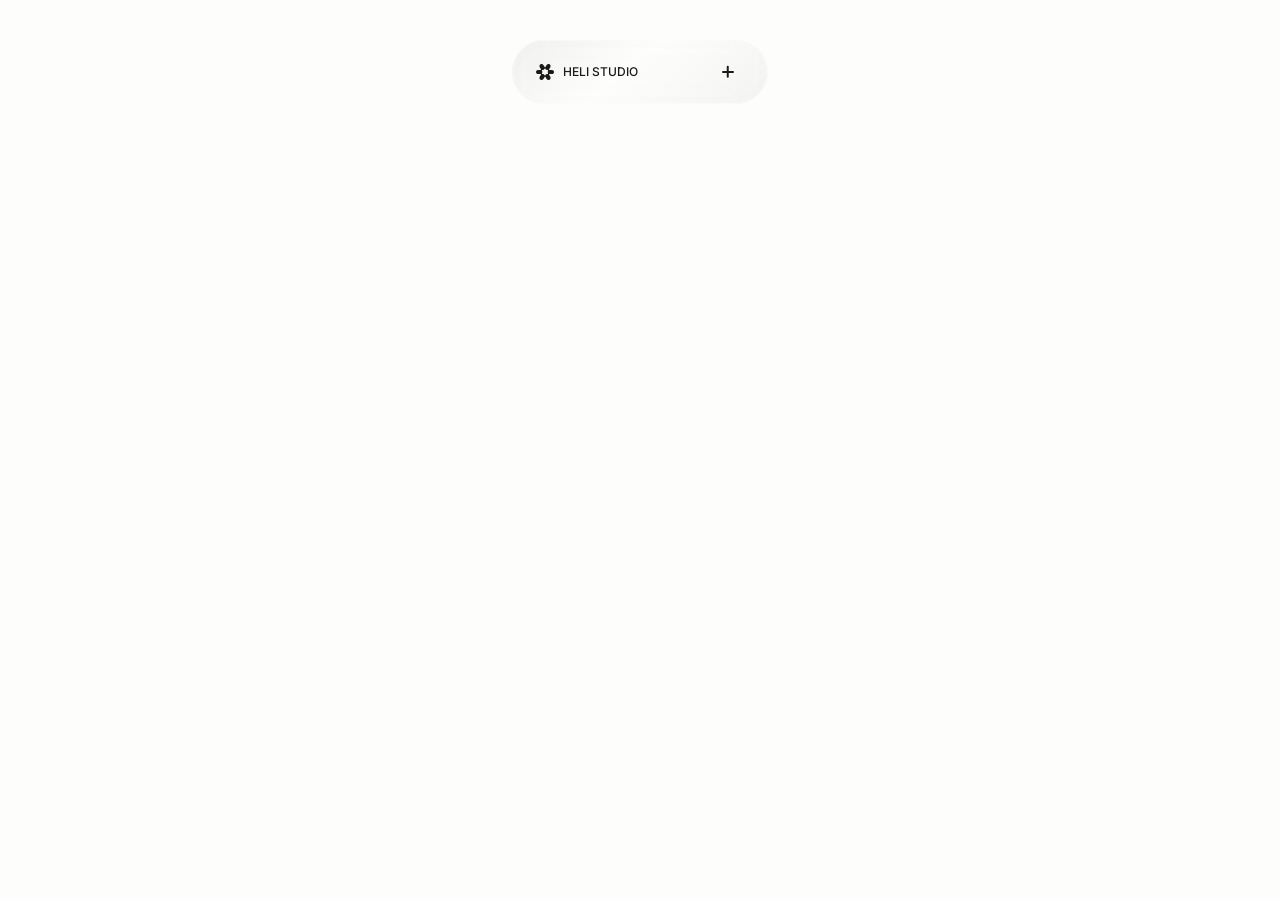
<file: heli.studio/index.html>
<!DOCTYPE html>
<html lang="en" data-gtm-id="GTM-M3VZZNS9"><head><meta charset="utf-8"><meta name="viewport" content="width=device-width, initial-scale=1.0"><link rel="preload" as="image" href="images/favicon.473d6.svg"><link rel="stylesheet" href="css/index-Cd6oxQWg.2636c.css" data-precedence="default"><link rel="stylesheet" href="css/static-fixes.css"><title>Digital Creative Studio | Heli Studio</title><meta name="robots" content="index, follow"><meta name="apple-mobile-web-app-title" content="Heli studio"><meta name="theme-color" content="#ffffff"><meta name="description" content="Heli Studio is a digital creative studio helping businesses build digital products, brands, and websites through strategy, design, and development."><meta name="keywords" content="digital creative agency, digital creative studio, digital design studio"><meta property="og:type" content="website"><meta property="og:site_name" content="Heli Studio"><meta property="og:title" content="Digital Creative Studio | Heli Studio"><meta property="og:description" content="Heli Studio is a digital creative studio helping businesses build digital products, brands, and websites through strategy, design, and development."><meta property="og:url" content="https://heli.studio/"><meta property="og:image" content="https://heli.studio/images/og-default.594a8.webp"><meta name="twitter:card" content="summary_large_image"><meta name="twitter:title" content="Digital Creative Studio | Heli Studio"><meta name="twitter:description" content="Heli Studio is a digital creative studio helping businesses build digital products, brands, and websites through strategy, design, and development."><meta name="twitter:image" content="https://heli.studio/images/og-default.594a8.webp"><link rel="preload" href="fonts/inter-latin-wght-normal.fc06c.woff2" as="font" type="font/woff2" crossorigin="anonymous"><link rel="icon" type="image/png" href="images/favicon-96x96.7e798.png" sizes="96x96"><link rel="icon" type="image/svg+xml" href="images/favicon.473d6.svg"><link rel="shortcut icon" href="images/favicon.e97bf.ico"><link rel="apple-touch-icon" sizes="180x180" href="images/apple-touch-icon.3ce4e.png"><link rel="manifest" href="assets/site.3d9fc.webmanifest"><link rel="canonical" href="https://heli.studio/"><script type="application/ld+json">{"@context":"https://schema.org","@type":"Organization","@id":"https://heli.studio/#organization","name":"Heli Studio","url":"https://heli.studio","logo":"https://heli.studio/media/47750ea21dc8e1fe009ac42f/fav/web-app-manifest-512x512.png","email":"hi@heli.studio","description":"Heli Studio is a digital creative studio helping businesses build digital products, brands, and websites through strategy, design, and development.","sameAs":["https://www.linkedin.com/company/helistudio","https://www.behance.net/helistudio","https://dribbble.com/helistudio"]}</script><script type="application/ld+json">{"@context":"https://schema.org","@type":"WebSite","@id":"https://heli.studio/#website","name":"Heli Studio","url":"https://heli.studio","publisher":{"@id":"https://heli.studio/#organization"}}</script><script type="application/ld+json">{"@context":"https://schema.org","@type":"WebPage","@id":"https://heli.studio/#webpage","url":"https://heli.studio","name":"Digital Creative Studio | Heli Studio","description":"Heli Studio is a digital creative studio helping businesses build digital products, brands, and websites through strategy, design, and development.","isPartOf":{"@id":"https://heli.studio/#website"},"about":{"@id":"https://heli.studio/#organization"}}</script><script type="application/ld+json">{"@context":"https://schema.org","@type":"ItemList","itemListElement":[{"@type":"ListItem","position":1,"item":{"@type":"Service","name":"Brand Identity","description":"It starts with clarity. Strategy, story, and purpose shape the foundation.","url":"https://heli.studio/services/brand-identity","provider":{"@id":"https://heli.studio/#organization"}}},{"@type":"ListItem","position":2,"item":{"@type":"Service","name":"Product Design","description":"Clarity becomes interaction. Strategy-led design turns your brand into intuitive products.","url":"https://heli.studio/services/product-design","provider":{"@id":"https://heli.studio/#organization"}}},{"@type":"ListItem","position":3,"item":{"@type":"Service","name":"Development","description":"Interaction becomes growth. Brand-driven experiences build lasting momentum.","url":"https://heli.studio/services/website-development","provider":{"@id":"https://heli.studio/#organization"}}}]}</script></head><body class="bg-[#FDFDFC]"><noscript><iframe title="Google Tag Manager" src="https://www.googletagmanager.com/ns.html?id=GTM-M3VZZNS9" height="0" width="0" style="display:none;visibility:hidden"></iframe></noscript><style>
@font-face {
  font-family: "Inter Variable";
  font-style: normal;
  font-display: swap;
  font-weight: 100 900;
  src: url("fonts/inter-latin-wght-normal.fc06c.woff2") format("woff2-variations");
  unicode-range:
    U+0000-00FF, U+0131, U+0152-0153, U+02BB-02BC, U+02C6, U+02DA, U+02DC, U+0304, U+0308, U+0329, U+2000-206F, U+20AC,
    U+2122, U+2191, U+2193, U+2212, U+2215, U+FEFF, U+FFFD;
}

/* Overlay-only cover: page layout loads underneath without body{position:fixed}. */
#site-loader {
  position: fixed;
  inset: 0;
  z-index: 99999;
  width: 100%;
  max-width: 100%;
  height: 100%;
  height: 100dvh;
  overflow: hidden;
  background: #fdfdfc;
  pointer-events: auto;
  touch-action: none;
  transition: opacity 50ms ease, visibility 50ms ease;
}

body[data-site-loaded] #site-loader {
  opacity: 0;
  visibility: hidden;
  pointer-events: none;
}

#site-loader-stage,
#site-loader-percent {
  transition: opacity 250ms ease;
}

body[data-site-loader-outro] #site-loader-stage,
body[data-site-loader-outro] #site-loader-percent {
  opacity: 0;
}

#site-loader-stage {
  position: absolute;
  left: 50%;
  top: 50%;
  width: min(308px, 58vw);
  height: min(308px, 58vw);
  transform: translate(-50%, -50%);
}

#site-loader-stage #hs-loader-video-wrap {
  position: absolute;
  left: 50%;
  top: 50%;
  width: 58%;
  height: 58%;
  transform: translate(-50%, -50%);
  border-radius: 50%;
  overflow: hidden;
  -webkit-mask-image: -webkit-radial-gradient(white, black);
  mask-image: radial-gradient(circle, #000 99%, transparent 100%);
  will-change: transform;
}

#site-loader-stage #hs-loader-video {
  width: 100%;
  height: 100%;
  display: block;
  object-fit: cover;
  pointer-events: none;
  /* Kill encoder fringe / near-white edges against the #fdfdfc loader bg. */
  mix-blend-mode: multiply;
  transform: scale(1.08);
}

#site-loader-stage #hs-loader-logo {
  display: none;
  width: 100%;
  height: 100%;
  object-fit: contain;
  pointer-events: none;
}

/* iOS WebKit: autoplay video is unreliable &mdash; spin the brand mark instead. */
@supports (-webkit-touch-callout: none) {
  #site-loader-stage #hs-loader-video {
    display: none !important;
  }
  #site-loader-stage #hs-loader-logo {
    display: block;
  }
}

/* Safari iOS shows a native play glyph when autoplay is blocked &mdash; hide it. */
#hs-loader-video::-webkit-media-controls {
  display: none !important;
}
#hs-loader-video::-webkit-media-controls-enclosure {
  display: none !important;
}
#hs-loader-video::-webkit-media-controls-start-playback-button {
  display: none !important;
  -webkit-appearance: none;
}

/* After the intro clip plays once, spin the frozen last frame while assets load. */
@keyframes hs-loader-spin {
  from {
    transform: translate(-50%, -50%) rotate(0deg);
  }
  to {
    transform: translate(-50%, -50%) rotate(120deg);
  }
}

body[data-site-loader-loop] #hs-loader-video-wrap {
  animation: hs-loader-spin 0.8s ease-in-out infinite;
}

body[data-site-loader-outro] #hs-loader-video-wrap {
  animation: none;
}

#site-loader-percent {
  position: absolute;
  left: 50%;
  /* Stay inside the viewport on short mobile screens (old 50%+390px overflowed). */
  top: auto;
  bottom: max(1.5rem, env(safe-area-inset-bottom, 0px) + 1.25rem);
  transform: translateX(-50%);
  margin: 0;
  font-family: "Inter Variable", Inter, ui-sans-serif, system-ui, sans-serif;
  font-size: clamp(1.25rem, 2.2vw, 1.875rem);
  font-weight: 400;
  line-height: 1.4;
  color: #000;
  white-space: nowrap;
  font-variant-numeric: tabular-nums;
}
#site-loader-recovery {
  display: none; position: absolute; left: 50%; top: calc(50% + 145px);
  transform: translateX(-50%); width: min(90vw, 360px); text-align: center;
  align-items: center; flex-direction: column; gap: 16px; padding: 12px; color: #000;
}
body[data-site-loader-slow] #site-loader-recovery { display: flex; }
#site-loader-recovery button { border: 1px solid #000; border-radius: 999px; padding: 12px 24px; cursor: pointer; }
#site-loader-recovery button:focus-visible { outline: 2px solid #000; outline-offset: 4px; }
@media (max-height: 600px) { #site-loader-recovery { top: calc(50% + 90px); } }
</style><div aria-hidden="true" class="fixed inset-0 bg-black/20 backdrop-blur-xs transition-opacity duration-300 md:hidden z-20 pointer-events-none opacity-0"></div><div class="fixed top-6 left-1/2 -translate-x-1/2 lg:top-10 max-lg:safari-mobile:top-3 z-31"><div id="site-navbar-pill" class="glass-nav relative flex max-w-[calc(100vw-3rem)] min-w-64 flex-col overflow-hidden rounded-[56px] backdrop-blur-lg"><div id="site-navbar-header" class="relative flex h-13.5 shrink-0 items-center justify-between gap-8 px-5 lg:h-auto lg:px-6 lg:py-4"><nav class="flex gap-2"><a aria-label="Heli Studio home" class="active" href="index.html" data-status="active" aria-current="page"> <svg width="19" height="16" viewbox="0 0 19 16" fill="none" xmlns="http://www.w3.org/2000/svg" class="block" aria-hidden="true"><path d="M15.9201 5.90276H13.797C13.7264 5.90276 13.6563 5.90667 13.5873 5.91337C13.6563 5.90611 13.7252 5.90164 13.7959 5.90164L13.5596 5.9022C13.1764 5.9022 12.9373 5.4923 13.1283 5.1645L13.2414 4.97183C13.2431 4.96848 13.2453 4.96569 13.2476 4.96234L14.3086 3.14628C14.8947 2.14275 14.5471 0.860562 13.5319 0.281455C13.1979 0.0904678 12.8327 0 12.4726 0C11.739 0 11.0251 0.375832 10.6322 1.04876L9.57069 2.86482C9.53621 2.92457 9.50456 2.98545 9.4763 3.04687C9.50456 2.98545 9.53452 2.92513 9.569 2.86538L9.45143 3.0681C9.25981 3.39534 8.78105 3.39534 8.58943 3.0681L8.47186 2.86538V2.86482L7.41033 1.04876C7.01749 0.375832 6.30359 1.48148e-09 5.5699 1.48148e-09C5.20984 1.48148e-09 4.8447 0.0904678 4.51064 0.281455C3.82952 0.669575 3.44911 1.37433 3.44911 2.0992C3.44911 2.45492 3.54068 2.81568 3.73399 3.14628L4.79496 4.96234C4.81304 4.9925 4.8317 5.02265 4.85091 5.05225C4.83113 5.02377 4.81248 4.99417 4.79439 4.96402L4.91309 5.16617C5.10471 5.49342 4.86505 5.90332 4.48238 5.90332L4.2461 5.90276H2.12249C1.53633 5.90276 1.00557 6.13731 0.621767 6.51705C0.237403 6.89623 0 7.42061 0 7.99972C0 8.57883 0.237403 9.10321 0.621767 9.48295C1.00557 9.86213 1.53633 10.0972 2.12249 10.0972H4.24554C4.29924 10.0972 4.35294 10.095 4.40607 10.0911C4.3535 10.0956 4.30037 10.0984 4.24667 10.0984L4.48294 10.0978C4.86561 10.0978 5.10527 10.5077 4.91366 10.8355L4.79552 11.0371C4.79496 11.0371 4.79496 11.0377 4.79496 11.0377L3.73399 12.8537C3.54068 13.1838 3.44911 13.5445 3.44911 13.9002C3.44911 14.6251 3.82952 15.3304 4.51064 15.7185C4.8447 15.909 5.20984 16 5.5699 16C6.30359 16 7.01693 15.6236 7.41033 14.9507L8.47186 13.1346C8.49786 13.0894 8.52273 13.0436 8.54478 12.9978C8.52273 13.0436 8.49956 13.0894 8.47355 13.1341L8.59113 12.9319C8.78218 12.6041 9.2615 12.6041 9.45312 12.9319L9.56448 13.1229C9.56674 13.1268 9.56843 13.1307 9.57069 13.1341C9.57069 13.1346 9.57126 13.1346 9.57126 13.1352L10.6322 14.9512C11.0251 15.6242 11.739 16 12.4726 16C12.8327 16 13.1979 15.9095 13.5319 15.7185C14.213 15.3299 14.594 14.6251 14.594 13.9002C14.594 13.5445 14.5019 13.1843 14.3091 12.8537L13.2476 11.0377C13.2301 11.0081 13.212 10.9785 13.1933 10.95C13.2126 10.9779 13.2306 11.0064 13.2482 11.036L13.1295 10.8338C12.9378 10.5066 13.1775 10.0967 13.5602 10.0967L13.7964 10.0972H15.9201C16.5062 10.0972 17.037 9.86213 17.4208 9.48295C17.8052 9.10321 18.0426 8.57883 18.0426 7.99972C18.0426 7.42061 17.8052 6.89623 17.4208 6.51705C17.037 6.13731 16.5062 5.90276 15.9201 5.90276ZM11.6497 9.99002L11.458 9.98946C11.0816 9.98052 10.6978 10.0704 10.3479 10.2704C9.98897 10.4753 9.7137 10.7685 9.53339 11.1058L9.45312 11.2437C9.2615 11.571 8.78218 11.571 8.59113 11.2437L8.49786 11.0835C8.31699 10.7551 8.04623 10.4703 7.69465 10.2698C7.36116 10.0794 6.99601 9.98946 6.63652 9.98946C6.60713 9.98946 6.5783 9.99002 6.54947 9.99113H6.39346C6.01079 9.99113 5.77113 9.58124 5.96275 9.25399L6.05827 9.09148C6.25441 8.77316 6.36802 8.39957 6.36802 7.99972C6.36802 7.79421 6.33807 7.59541 6.28211 7.40777C6.22615 7.22013 6.14419 7.0431 6.04075 6.88115L5.96218 6.74769C5.77057 6.41988 6.01023 6.00998 6.3929 6.00998L6.58282 6.01054C6.95984 6.01947 7.3442 5.92957 7.69465 5.72964C7.87496 5.62689 8.03436 5.5018 8.17059 5.35995C8.30737 5.21811 8.42099 5.05951 8.51143 4.8903L8.58943 4.75627C8.78105 4.42847 9.25981 4.42847 9.45143 4.75627L9.54582 4.91822C9.72614 5.24547 9.99688 5.52972 10.3479 5.72964C10.682 5.92007 11.046 6.01054 11.406 6.01054C11.4343 6.01054 11.4626 6.00998 11.4903 6.00886H11.6485C12.0312 6.00886 12.2709 6.41876 12.0798 6.74601L11.9831 6.91019C11.7876 7.22795 11.6745 7.60099 11.6745 7.99972C11.6745 8.20467 11.7045 8.40292 11.7604 8.59C11.8158 8.77763 11.8972 8.9541 12.0001 9.11549L12.0804 9.25231C12.272 9.58012 12.0323 9.99002 11.6497 9.99002Z" fill="currentColor"></path></svg></a><div class="relative h-[1.4em] shrink-0 overflow-hidden text-xs/[140%] font-medium uppercase"><span class="invisible inline-flex whitespace-nowrap" aria-hidden="true">Heli Studio</span><div class="absolute inset-y-0 left-0 flex items-center whitespace-nowrap">Heli Studio</div><div class="pointer-events-none absolute inset-y-0 left-0 flex items-center whitespace-nowrap opacity-0"><span>Heli Studio</span></div><div class="pointer-events-none absolute inset-y-0 left-0 flex items-center whitespace-nowrap opacity-0">Heli Studio</div></div></nav><button type="button" class="group/menu-btn flex size-8 shrink-0 cursor-pointer items-center justify-center overflow-hidden rounded-full transition-colors duration-200 hover:bg-[#f1f1f1]" aria-label="Open menu" aria-expanded="false"><span class="nav-menu-icon" aria-hidden="true"><span></span><span></span></span></button></div><div class="relative h-0 overflow-hidden text-white opacity-0"><div class="flex flex-col gap-6"><div class="flex flex-col gap-4 px-6 text-sm/[140%]"><div class="flex flex-col"><a data-menu-item="true" class="group inline-flex cursor-pointer items-center transition-colors duration-200 hover:text-[#FFF400] text-[#FFF400] active" href="index.html" data-status="active" aria-current="page"><span aria-hidden="true" class="inline-block aspect-3/2 shrink-0 rounded-full bg-current transition-[width,margin] duration-300 mr-1.5 w-4"></span>Home</a></div><div class="flex flex-col"><a data-menu-item="true" href="works.html" class="group inline-flex cursor-pointer items-center transition-colors duration-200 hover:text-[#FFF400]"><span aria-hidden="true" class="inline-block aspect-3/2 shrink-0 rounded-full bg-current transition-[width,margin] duration-300 mr-0 w-0 group-hover:mr-1.5 group-hover:w-4"></span>Works</a></div><div class="flex flex-col"><a data-menu-item="true" href="services.html" class="group inline-flex cursor-pointer items-center transition-colors duration-200 hover:text-[#FFF400]"><span aria-hidden="true" class="inline-block aspect-3/2 shrink-0 rounded-full bg-current transition-[width,margin] duration-300 mr-0 w-0 group-hover:mr-1.5 group-hover:w-4"></span>Services</a><div class="pt-4"><div class="relative flex flex-col gap-4 pl-4"><div data-menu-rail="true" class="absolute inset-y-0 left-0 h-full w-0.5 origin-top rounded-full bg-[#242424] opacity-0"></div><a data-menu-item="true" href="services/brand-identity.html" class="group inline-flex cursor-pointer items-center transition-colors duration-200 hover:text-[#FFF400]"><span aria-hidden="true" class="inline-block aspect-3/2 shrink-0 rounded-full bg-current transition-[width,margin] duration-300 mr-0 w-0 group-hover:mr-1.5 group-hover:w-4"></span>Brand Identity</a><a data-menu-item="true" href="services/product-design.html" class="group inline-flex cursor-pointer items-center transition-colors duration-200 hover:text-[#FFF400]"><span aria-hidden="true" class="inline-block aspect-3/2 shrink-0 rounded-full bg-current transition-[width,margin] duration-300 mr-0 w-0 group-hover:mr-1.5 group-hover:w-4"></span>Product Design</a><a data-menu-item="true" href="services/website-development.html" class="group inline-flex cursor-pointer items-center transition-colors duration-200 hover:text-[#FFF400]"><span aria-hidden="true" class="inline-block aspect-3/2 shrink-0 rounded-full bg-current transition-[width,margin] duration-300 mr-0 w-0 group-hover:mr-1.5 group-hover:w-4"></span>Development</a></div></div></div><div class="flex flex-col"><a data-menu-item="true" href="about.html" class="group inline-flex cursor-pointer items-center transition-colors duration-200 hover:text-[#FFF400]"><span aria-hidden="true" class="inline-block aspect-3/2 shrink-0 rounded-full bg-current transition-[width,margin] duration-300 mr-0 w-0 group-hover:mr-1.5 group-hover:w-4"></span>About</a></div></div><div class="grid grid-cols-2 px-0.5 text-xs/[140%]"><a href="https://dribbble.com/helistudio" target="_blank" rel="noreferrer" class="flex items-center justify-center border-b border-[#242424] py-4 transition-colors duration-200 hover:bg-[#222] hover:text-[#FFF400] border-t border-r" data-menu-item="true">Dribbble</a><a href="https://www.behance.net/helistudio" target="_blank" rel="noreferrer" class="flex items-center justify-center border-b border-[#242424] py-4 transition-colors duration-200 hover:bg-[#222] hover:text-[#FFF400] border-t" data-menu-item="true">Behance</a><a href="https://www.linkedin.com/company/helistudio" target="_blank" rel="noreferrer" class="flex items-center justify-center border-b border-[#242424] py-4 transition-colors duration-200 hover:bg-[#222] hover:text-[#FFF400] border-r" data-menu-item="true">LinkedIn</a><a href="mailto:hi@heli.studio" class="flex items-center justify-center border-b border-[#242424] py-4 transition-colors duration-200 hover:bg-[#222] hover:text-[#FFF400]" data-menu-item="true">Email</a></div></div></div></div></div><div class="pointer-events-none fixed top-0 left-0 z-9999 hidden -translate-x-1/2 -translate-y-1/2 md:block" style="will-change:transform"><div class="relative flex items-center justify-center rounded-full will-change-transform overflow-visible" style="width:10px;height:10px"><div class="absolute top-1/2 left-1/2 -translate-x-1/2 -translate-y-1/2 rounded-[50%] will-change-transform glass-cursor is-dot" style="width:100%;height:100%"></div><div class="relative flex flex-col items-center justify-center gap-1 text-center" style="opacity:0"></div></div></div><div class="pointer-events-none fixed top-0 left-0 z-9999 hidden -translate-y-1/2 md:block" style="will-change:transform"><div class="glass-cursor relative flex items-center gap-3 rounded-full py-3 pr-6 pl-5 is-light" style="opacity:0"><svg width="24" height="24" viewbox="0 0 24 24" fill="none" xmlns="http://www.w3.org/2000/svg"><path d="M18.0001 5C18.2653 5 18.5196 5.10536 18.7072 5.29289C18.8947 5.48043 19.0001 5.73478 19.0001 6V14C19.0001 14.2652 18.8947 14.5196 18.7072 14.7071C18.5196 14.8946 18.2653 15 18.0001 15C17.7348 15 17.4805 14.8946 17.293 14.7071C17.1054 14.5196 17.0001 14.2652 17.0001 14V8.414L7.05006 18.364C6.86146 18.5462 6.60885 18.647 6.34666 18.6447C6.08446 18.6424 5.83365 18.5372 5.64824 18.3518C5.46283 18.1664 5.35766 17.9156 5.35538 17.6534C5.35311 17.3912 5.4539 17.1386 5.63606 16.95L15.5861 7H10.0001C9.73484 7 9.48049 6.89464 9.29295 6.70711C9.10542 6.51957 9.00006 6.26522 9.00006 6C9.00006 5.73478 9.10542 5.48043 9.29295 5.29289C9.48049 5.10536 9.73484 5 10.0001 5H18.0001Z" fill="currentColor"></path></svg><div class="flex flex-col items-start"><span class="text-md leading-tight font-medium whitespace-nowrap"></span></div></div></div><div id="site-floating-cta" class="fixed left-1/2 z-510 -translate-x-1/2 transition-opacity duration-300 bottom-6 lg:bottom-10 pointer-events-none opacity-0"><div></div></div><div id="smooth-wrapper"><div id="smooth-content" class="isolate"><!--$--><div class="h-svh w-full bg-[#fdfdfc]" aria-hidden="true"></div><!--/$--></div></div><script src="js/static-nav.js" defer></script></body></html>
</file>
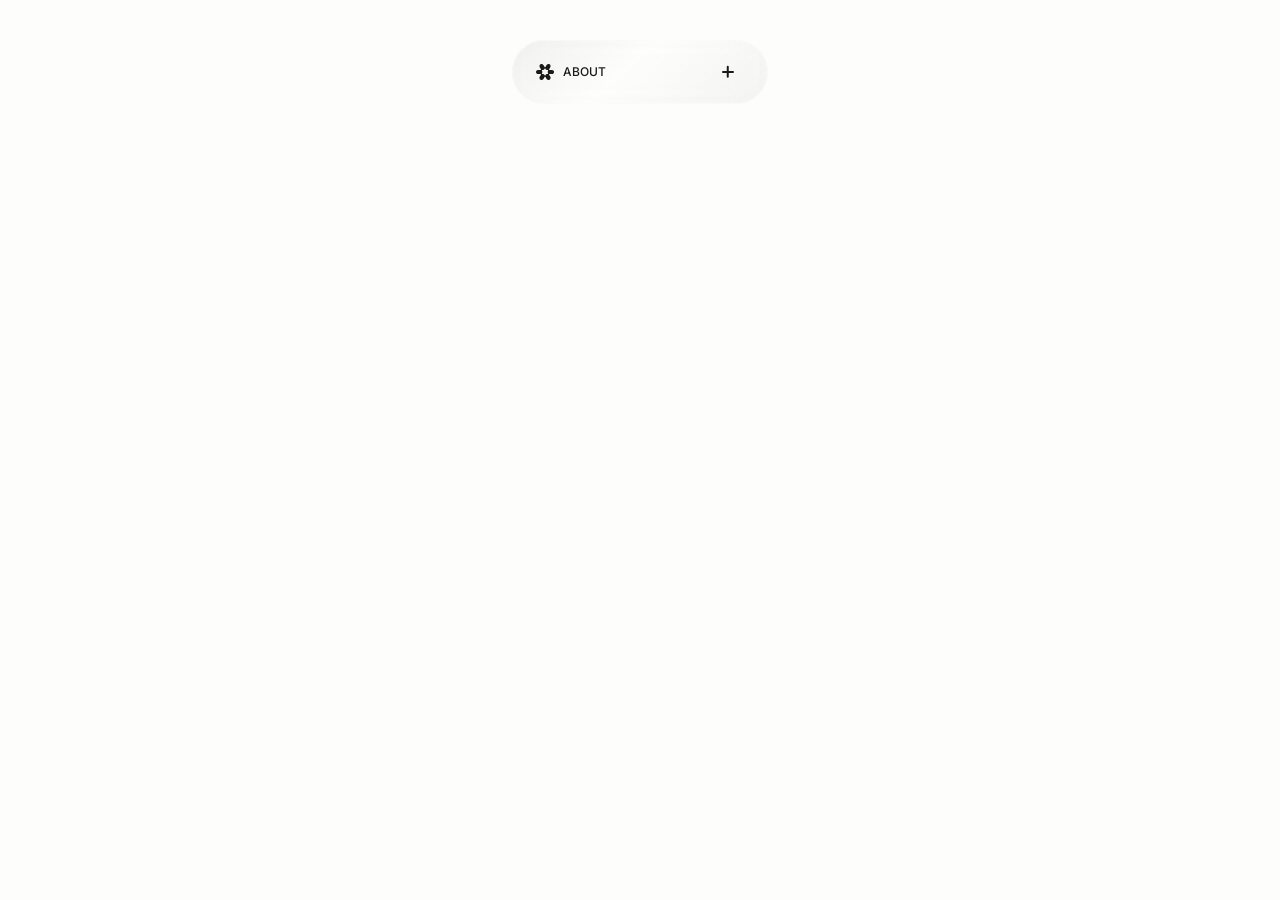
<file: heli.studio/about.html>
<!DOCTYPE html>
<html lang="en" data-gtm-id="GTM-M3VZZNS9"><head><meta charset="utf-8"><meta name="viewport" content="width=device-width, initial-scale=1.0"><link rel="preload" as="image" href="images/favicon.473d6.svg"><link rel="stylesheet" href="css/index-Cd6oxQWg.2636c.css" data-precedence="default"><link rel="stylesheet" href="css/static-fixes.css"><title>About Heli Studio | Product Design &amp; Branding</title><meta name="robots" content="index, follow"><meta name="apple-mobile-web-app-title" content="Heli studio"><meta name="theme-color" content="#ffffff"><meta name="description" content="Discover the team, vision, and design approach behind Heli Studio. We combine strategy, UX, branding, and technology to build digital products people love."><meta name="keywords" content="Heli Studio, About Heli Studio"><meta property="og:type" content="website"><meta property="og:site_name" content="Heli Studio"><meta property="og:title" content="About Heli Studio | Product Design &amp; Branding"><meta property="og:description" content="Discover the team, vision, and design approach behind Heli Studio. We combine strategy, UX, branding, and technology to build digital products people love."><meta property="og:url" content="https://heli.studio/about"><meta property="og:image" content="https://heli.studio/images/og-default.594a8.webp"><meta name="twitter:card" content="summary_large_image"><meta name="twitter:title" content="About Heli Studio | Product Design &amp; Branding"><meta name="twitter:description" content="Discover the team, vision, and design approach behind Heli Studio. We combine strategy, UX, branding, and technology to build digital products people love."><meta name="twitter:image" content="https://heli.studio/images/og-default.594a8.webp"><link rel="preload" href="fonts/inter-latin-wght-normal.fc06c.woff2" as="font" type="font/woff2" crossorigin="anonymous"><link rel="icon" type="image/png" href="images/favicon-96x96.7e798.png" sizes="96x96"><link rel="icon" type="image/svg+xml" href="images/favicon.473d6.svg"><link rel="shortcut icon" href="images/favicon.e97bf.ico"><link rel="apple-touch-icon" sizes="180x180" href="images/apple-touch-icon.3ce4e.png"><link rel="manifest" href="assets/site.3d9fc.webmanifest"><link rel="canonical" href="https://heli.studio/about"><script type="application/ld+json">{"@context":"https://schema.org","@type":"Organization","@id":"https://heli.studio/#organization","name":"Heli Studio","url":"https://heli.studio","logo":"https://heli.studio/media/47750ea21dc8e1fe009ac42f/fav/web-app-manifest-512x512.png","email":"hi@heli.studio","description":"Heli Studio is a digital creative studio helping businesses build digital products, brands, and websites through strategy, design, and development.","sameAs":["https://www.linkedin.com/company/helistudio","https://www.behance.net/helistudio","https://dribbble.com/helistudio"]}</script><script type="application/ld+json">{"@context":"https://schema.org","@type":"WebSite","@id":"https://heli.studio/#website","name":"Heli Studio","url":"https://heli.studio","publisher":{"@id":"https://heli.studio/#organization"}}</script><script type="application/ld+json">{"@context":"https://schema.org","@type":"AboutPage","@id":"https://heli.studio/about#webpage","url":"https://heli.studio/about","name":"About Heli Studio | Product Design & Branding","description":"Discover the team, vision, and design approach behind Heli Studio. We combine strategy, UX, branding, and technology to build digital products people love.","isPartOf":{"@id":"https://heli.studio/#website"},"about":{"@id":"https://heli.studio/#organization"}}</script><script type="application/ld+json">{"@context":"https://schema.org","@type":"BreadcrumbList","itemListElement":[{"@type":"ListItem","position":1,"name":"Heli Studio","item":"https://heli.studio/"},{"@type":"ListItem","position":2,"name":"About","item":"https://heli.studio/about"}]}</script></head><body class="bg-[#FDFDFC]"><noscript><iframe title="Google Tag Manager" src="https://www.googletagmanager.com/ns.html?id=GTM-M3VZZNS9" height="0" width="0" style="display:none;visibility:hidden"></iframe></noscript><style>
@font-face {
  font-family: "Inter Variable";
  font-style: normal;
  font-display: swap;
  font-weight: 100 900;
  src: url("fonts/inter-latin-wght-normal.fc06c.woff2") format("woff2-variations");
  unicode-range:
    U+0000-00FF, U+0131, U+0152-0153, U+02BB-02BC, U+02C6, U+02DA, U+02DC, U+0304, U+0308, U+0329, U+2000-206F, U+20AC,
    U+2122, U+2191, U+2193, U+2212, U+2215, U+FEFF, U+FFFD;
}

/* Overlay-only cover: page layout loads underneath without body{position:fixed}. */
#site-loader {
  position: fixed;
  inset: 0;
  z-index: 99999;
  width: 100%;
  max-width: 100%;
  height: 100%;
  height: 100dvh;
  overflow: hidden;
  background: #fdfdfc;
  pointer-events: auto;
  touch-action: none;
  transition: opacity 50ms ease, visibility 50ms ease;
}

body[data-site-loaded] #site-loader {
  opacity: 0;
  visibility: hidden;
  pointer-events: none;
}

#site-loader-stage,
#site-loader-percent {
  transition: opacity 250ms ease;
}

body[data-site-loader-outro] #site-loader-stage,
body[data-site-loader-outro] #site-loader-percent {
  opacity: 0;
}

#site-loader-stage {
  position: absolute;
  left: 50%;
  top: 50%;
  width: min(308px, 58vw);
  height: min(308px, 58vw);
  transform: translate(-50%, -50%);
}

#site-loader-stage #hs-loader-video-wrap {
  position: absolute;
  left: 50%;
  top: 50%;
  width: 58%;
  height: 58%;
  transform: translate(-50%, -50%);
  border-radius: 50%;
  overflow: hidden;
  -webkit-mask-image: -webkit-radial-gradient(white, black);
  mask-image: radial-gradient(circle, #000 99%, transparent 100%);
  will-change: transform;
}

#site-loader-stage #hs-loader-video {
  width: 100%;
  height: 100%;
  display: block;
  object-fit: cover;
  pointer-events: none;
  /* Kill encoder fringe / near-white edges against the #fdfdfc loader bg. */
  mix-blend-mode: multiply;
  transform: scale(1.08);
}

#site-loader-stage #hs-loader-logo {
  display: none;
  width: 100%;
  height: 100%;
  object-fit: contain;
  pointer-events: none;
}

/* iOS WebKit: autoplay video is unreliable &mdash; spin the brand mark instead. */
@supports (-webkit-touch-callout: none) {
  #site-loader-stage #hs-loader-video {
    display: none !important;
  }
  #site-loader-stage #hs-loader-logo {
    display: block;
  }
}

/* Safari iOS shows a native play glyph when autoplay is blocked &mdash; hide it. */
#hs-loader-video::-webkit-media-controls {
  display: none !important;
}
#hs-loader-video::-webkit-media-controls-enclosure {
  display: none !important;
}
#hs-loader-video::-webkit-media-controls-start-playback-button {
  display: none !important;
  -webkit-appearance: none;
}

/* After the intro clip plays once, spin the frozen last frame while assets load. */
@keyframes hs-loader-spin {
  from {
    transform: translate(-50%, -50%) rotate(0deg);
  }
  to {
    transform: translate(-50%, -50%) rotate(120deg);
  }
}

body[data-site-loader-loop] #hs-loader-video-wrap {
  animation: hs-loader-spin 0.8s ease-in-out infinite;
}

body[data-site-loader-outro] #hs-loader-video-wrap {
  animation: none;
}

#site-loader-percent {
  position: absolute;
  left: 50%;
  /* Stay inside the viewport on short mobile screens (old 50%+390px overflowed). */
  top: auto;
  bottom: max(1.5rem, env(safe-area-inset-bottom, 0px) + 1.25rem);
  transform: translateX(-50%);
  margin: 0;
  font-family: "Inter Variable", Inter, ui-sans-serif, system-ui, sans-serif;
  font-size: clamp(1.25rem, 2.2vw, 1.875rem);
  font-weight: 400;
  line-height: 1.4;
  color: #000;
  white-space: nowrap;
  font-variant-numeric: tabular-nums;
}
#site-loader-recovery {
  display: none; position: absolute; left: 50%; top: calc(50% + 145px);
  transform: translateX(-50%); width: min(90vw, 360px); text-align: center;
  align-items: center; flex-direction: column; gap: 16px; padding: 12px; color: #000;
}
body[data-site-loader-slow] #site-loader-recovery { display: flex; }
#site-loader-recovery button { border: 1px solid #000; border-radius: 999px; padding: 12px 24px; cursor: pointer; }
#site-loader-recovery button:focus-visible { outline: 2px solid #000; outline-offset: 4px; }
@media (max-height: 600px) { #site-loader-recovery { top: calc(50% + 90px); } }
</style><div aria-hidden="true" class="fixed inset-0 bg-black/20 backdrop-blur-xs transition-opacity duration-300 md:hidden z-20 pointer-events-none opacity-0"></div><div class="fixed top-6 left-1/2 -translate-x-1/2 lg:top-10 max-lg:safari-mobile:top-3 z-31"><div id="site-navbar-pill" class="glass-nav relative flex max-w-[calc(100vw-3rem)] min-w-64 flex-col overflow-hidden rounded-[56px] backdrop-blur-lg"><div id="site-navbar-header" class="relative flex h-13.5 shrink-0 items-center justify-between gap-8 px-5 lg:h-auto lg:px-6 lg:py-4"><nav class="flex gap-2"><a aria-label="Heli Studio home" href="index.html"> <svg width="19" height="16" viewbox="0 0 19 16" fill="none" xmlns="http://www.w3.org/2000/svg" class="block" aria-hidden="true"><path d="M15.9201 5.90276H13.797C13.7264 5.90276 13.6563 5.90667 13.5873 5.91337C13.6563 5.90611 13.7252 5.90164 13.7959 5.90164L13.5596 5.9022C13.1764 5.9022 12.9373 5.4923 13.1283 5.1645L13.2414 4.97183C13.2431 4.96848 13.2453 4.96569 13.2476 4.96234L14.3086 3.14628C14.8947 2.14275 14.5471 0.860562 13.5319 0.281455C13.1979 0.0904678 12.8327 0 12.4726 0C11.739 0 11.0251 0.375832 10.6322 1.04876L9.57069 2.86482C9.53621 2.92457 9.50456 2.98545 9.4763 3.04687C9.50456 2.98545 9.53452 2.92513 9.569 2.86538L9.45143 3.0681C9.25981 3.39534 8.78105 3.39534 8.58943 3.0681L8.47186 2.86538V2.86482L7.41033 1.04876C7.01749 0.375832 6.30359 1.48148e-09 5.5699 1.48148e-09C5.20984 1.48148e-09 4.8447 0.0904678 4.51064 0.281455C3.82952 0.669575 3.44911 1.37433 3.44911 2.0992C3.44911 2.45492 3.54068 2.81568 3.73399 3.14628L4.79496 4.96234C4.81304 4.9925 4.8317 5.02265 4.85091 5.05225C4.83113 5.02377 4.81248 4.99417 4.79439 4.96402L4.91309 5.16617C5.10471 5.49342 4.86505 5.90332 4.48238 5.90332L4.2461 5.90276H2.12249C1.53633 5.90276 1.00557 6.13731 0.621767 6.51705C0.237403 6.89623 0 7.42061 0 7.99972C0 8.57883 0.237403 9.10321 0.621767 9.48295C1.00557 9.86213 1.53633 10.0972 2.12249 10.0972H4.24554C4.29924 10.0972 4.35294 10.095 4.40607 10.0911C4.3535 10.0956 4.30037 10.0984 4.24667 10.0984L4.48294 10.0978C4.86561 10.0978 5.10527 10.5077 4.91366 10.8355L4.79552 11.0371C4.79496 11.0371 4.79496 11.0377 4.79496 11.0377L3.73399 12.8537C3.54068 13.1838 3.44911 13.5445 3.44911 13.9002C3.44911 14.6251 3.82952 15.3304 4.51064 15.7185C4.8447 15.909 5.20984 16 5.5699 16C6.30359 16 7.01693 15.6236 7.41033 14.9507L8.47186 13.1346C8.49786 13.0894 8.52273 13.0436 8.54478 12.9978C8.52273 13.0436 8.49956 13.0894 8.47355 13.1341L8.59113 12.9319C8.78218 12.6041 9.2615 12.6041 9.45312 12.9319L9.56448 13.1229C9.56674 13.1268 9.56843 13.1307 9.57069 13.1341C9.57069 13.1346 9.57126 13.1346 9.57126 13.1352L10.6322 14.9512C11.0251 15.6242 11.739 16 12.4726 16C12.8327 16 13.1979 15.9095 13.5319 15.7185C14.213 15.3299 14.594 14.6251 14.594 13.9002C14.594 13.5445 14.5019 13.1843 14.3091 12.8537L13.2476 11.0377C13.2301 11.0081 13.212 10.9785 13.1933 10.95C13.2126 10.9779 13.2306 11.0064 13.2482 11.036L13.1295 10.8338C12.9378 10.5066 13.1775 10.0967 13.5602 10.0967L13.7964 10.0972H15.9201C16.5062 10.0972 17.037 9.86213 17.4208 9.48295C17.8052 9.10321 18.0426 8.57883 18.0426 7.99972C18.0426 7.42061 17.8052 6.89623 17.4208 6.51705C17.037 6.13731 16.5062 5.90276 15.9201 5.90276ZM11.6497 9.99002L11.458 9.98946C11.0816 9.98052 10.6978 10.0704 10.3479 10.2704C9.98897 10.4753 9.7137 10.7685 9.53339 11.1058L9.45312 11.2437C9.2615 11.571 8.78218 11.571 8.59113 11.2437L8.49786 11.0835C8.31699 10.7551 8.04623 10.4703 7.69465 10.2698C7.36116 10.0794 6.99601 9.98946 6.63652 9.98946C6.60713 9.98946 6.5783 9.99002 6.54947 9.99113H6.39346C6.01079 9.99113 5.77113 9.58124 5.96275 9.25399L6.05827 9.09148C6.25441 8.77316 6.36802 8.39957 6.36802 7.99972C6.36802 7.79421 6.33807 7.59541 6.28211 7.40777C6.22615 7.22013 6.14419 7.0431 6.04075 6.88115L5.96218 6.74769C5.77057 6.41988 6.01023 6.00998 6.3929 6.00998L6.58282 6.01054C6.95984 6.01947 7.3442 5.92957 7.69465 5.72964C7.87496 5.62689 8.03436 5.5018 8.17059 5.35995C8.30737 5.21811 8.42099 5.05951 8.51143 4.8903L8.58943 4.75627C8.78105 4.42847 9.25981 4.42847 9.45143 4.75627L9.54582 4.91822C9.72614 5.24547 9.99688 5.52972 10.3479 5.72964C10.682 5.92007 11.046 6.01054 11.406 6.01054C11.4343 6.01054 11.4626 6.00998 11.4903 6.00886H11.6485C12.0312 6.00886 12.2709 6.41876 12.0798 6.74601L11.9831 6.91019C11.7876 7.22795 11.6745 7.60099 11.6745 7.99972C11.6745 8.20467 11.7045 8.40292 11.7604 8.59C11.8158 8.77763 11.8972 8.9541 12.0001 9.11549L12.0804 9.25231C12.272 9.58012 12.0323 9.99002 11.6497 9.99002Z" fill="currentColor"></path></svg></a><div class="relative h-[1.4em] shrink-0 overflow-hidden text-xs/[140%] font-medium uppercase"><span class="invisible inline-flex whitespace-nowrap" aria-hidden="true">About</span><div class="absolute inset-y-0 left-0 flex items-center whitespace-nowrap">About</div><div class="pointer-events-none absolute inset-y-0 left-0 flex items-center whitespace-nowrap opacity-0"><span class="inline-flex items-center"><a href="index.html" class="opacity-30 transition-opacity hover:opacity-100"> <!-- -->Heli Studio</a><span class="mx-2 opacity-30">/</span></span><span>About</span></div><div class="pointer-events-none absolute inset-y-0 left-0 flex items-center whitespace-nowrap opacity-0">Heli Studio</div></div></nav><button type="button" class="group/menu-btn flex size-8 shrink-0 cursor-pointer items-center justify-center overflow-hidden rounded-full transition-colors duration-200 hover:bg-[#f1f1f1]" aria-label="Open menu" aria-expanded="false"><span class="nav-menu-icon" aria-hidden="true"><span></span><span></span></span></button></div><div class="relative h-0 overflow-hidden text-white opacity-0"><div class="flex flex-col gap-6"><div class="flex flex-col gap-4 px-6 text-sm/[140%]"><div class="flex flex-col"><a data-menu-item="true" href="index.html" class="group inline-flex cursor-pointer items-center transition-colors duration-200 hover:text-[#FFF400]"><span aria-hidden="true" class="inline-block aspect-3/2 shrink-0 rounded-full bg-current transition-[width,margin] duration-300 mr-0 w-0 group-hover:mr-1.5 group-hover:w-4"></span>Home</a></div><div class="flex flex-col"><a data-menu-item="true" href="works.html" class="group inline-flex cursor-pointer items-center transition-colors duration-200 hover:text-[#FFF400]"><span aria-hidden="true" class="inline-block aspect-3/2 shrink-0 rounded-full bg-current transition-[width,margin] duration-300 mr-0 w-0 group-hover:mr-1.5 group-hover:w-4"></span>Works</a></div><div class="flex flex-col"><a data-menu-item="true" href="services.html" class="group inline-flex cursor-pointer items-center transition-colors duration-200 hover:text-[#FFF400]"><span aria-hidden="true" class="inline-block aspect-3/2 shrink-0 rounded-full bg-current transition-[width,margin] duration-300 mr-0 w-0 group-hover:mr-1.5 group-hover:w-4"></span>Services</a><div class="pt-4"><div class="relative flex flex-col gap-4 pl-4"><div data-menu-rail="true" class="absolute inset-y-0 left-0 h-full w-0.5 origin-top rounded-full bg-[#242424] opacity-0"></div><a data-menu-item="true" href="services/brand-identity.html" class="group inline-flex cursor-pointer items-center transition-colors duration-200 hover:text-[#FFF400]"><span aria-hidden="true" class="inline-block aspect-3/2 shrink-0 rounded-full bg-current transition-[width,margin] duration-300 mr-0 w-0 group-hover:mr-1.5 group-hover:w-4"></span>Brand Identity</a><a data-menu-item="true" href="services/product-design.html" class="group inline-flex cursor-pointer items-center transition-colors duration-200 hover:text-[#FFF400]"><span aria-hidden="true" class="inline-block aspect-3/2 shrink-0 rounded-full bg-current transition-[width,margin] duration-300 mr-0 w-0 group-hover:mr-1.5 group-hover:w-4"></span>Product Design</a><a data-menu-item="true" href="services/website-development.html" class="group inline-flex cursor-pointer items-center transition-colors duration-200 hover:text-[#FFF400]"><span aria-hidden="true" class="inline-block aspect-3/2 shrink-0 rounded-full bg-current transition-[width,margin] duration-300 mr-0 w-0 group-hover:mr-1.5 group-hover:w-4"></span>Development</a></div></div></div><div class="flex flex-col"><a data-menu-item="true" class="group inline-flex cursor-pointer items-center transition-colors duration-200 hover:text-[#FFF400] text-[#FFF400] active" href="about.html" data-status="active" aria-current="page"><span aria-hidden="true" class="inline-block aspect-3/2 shrink-0 rounded-full bg-current transition-[width,margin] duration-300 mr-1.5 w-4"></span>About</a></div></div><div class="grid grid-cols-2 px-0.5 text-xs/[140%]"><a href="https://dribbble.com/helistudio" target="_blank" rel="noreferrer" class="flex items-center justify-center border-b border-[#242424] py-4 transition-colors duration-200 hover:bg-[#222] hover:text-[#FFF400] border-t border-r" data-menu-item="true">Dribbble</a><a href="https://www.behance.net/helistudio" target="_blank" rel="noreferrer" class="flex items-center justify-center border-b border-[#242424] py-4 transition-colors duration-200 hover:bg-[#222] hover:text-[#FFF400] border-t" data-menu-item="true">Behance</a><a href="https://www.linkedin.com/company/helistudio" target="_blank" rel="noreferrer" class="flex items-center justify-center border-b border-[#242424] py-4 transition-colors duration-200 hover:bg-[#222] hover:text-[#FFF400] border-r" data-menu-item="true">LinkedIn</a><a href="mailto:hi@heli.studio" class="flex items-center justify-center border-b border-[#242424] py-4 transition-colors duration-200 hover:bg-[#222] hover:text-[#FFF400]" data-menu-item="true">Email</a></div></div></div></div></div><div class="pointer-events-none fixed top-0 left-0 z-9999 hidden -translate-x-1/2 -translate-y-1/2 md:block" style="will-change:transform"><div class="relative flex items-center justify-center rounded-full will-change-transform overflow-visible" style="width:10px;height:10px"><div class="absolute top-1/2 left-1/2 -translate-x-1/2 -translate-y-1/2 rounded-[50%] will-change-transform glass-cursor is-dot" style="width:100%;height:100%"></div><div class="relative flex flex-col items-center justify-center gap-1 text-center" style="opacity:0"></div></div></div><div class="pointer-events-none fixed top-0 left-0 z-9999 hidden -translate-y-1/2 md:block" style="will-change:transform"><div class="glass-cursor relative flex items-center gap-3 rounded-full py-3 pr-6 pl-5 is-light" style="opacity:0"><svg width="24" height="24" viewbox="0 0 24 24" fill="none" xmlns="http://www.w3.org/2000/svg"><path d="M18.0001 5C18.2653 5 18.5196 5.10536 18.7072 5.29289C18.8947 5.48043 19.0001 5.73478 19.0001 6V14C19.0001 14.2652 18.8947 14.5196 18.7072 14.7071C18.5196 14.8946 18.2653 15 18.0001 15C17.7348 15 17.4805 14.8946 17.293 14.7071C17.1054 14.5196 17.0001 14.2652 17.0001 14V8.414L7.05006 18.364C6.86146 18.5462 6.60885 18.647 6.34666 18.6447C6.08446 18.6424 5.83365 18.5372 5.64824 18.3518C5.46283 18.1664 5.35766 17.9156 5.35538 17.6534C5.35311 17.3912 5.4539 17.1386 5.63606 16.95L15.5861 7H10.0001C9.73484 7 9.48049 6.89464 9.29295 6.70711C9.10542 6.51957 9.00006 6.26522 9.00006 6C9.00006 5.73478 9.10542 5.48043 9.29295 5.29289C9.48049 5.10536 9.73484 5 10.0001 5H18.0001Z" fill="currentColor"></path></svg><div class="flex flex-col items-start"><span class="text-md leading-tight font-medium whitespace-nowrap"></span></div></div></div><div id="site-floating-cta" class="fixed left-1/2 z-510 -translate-x-1/2 transition-opacity duration-300 bottom-6 lg:bottom-10 pointer-events-none opacity-0"><div></div></div><div id="smooth-wrapper"><div id="smooth-content" class="isolate"><!--$--><div class="h-dvh w-full bg-[#fdfdfc]" aria-hidden="true"></div><script>(function(a,f){let l;try{l=JSON.parse(sessionStorage.getItem(a)||"{}")}catch{return}const n=l?.[f||history.state?.__TSR_key];let c=!1;for(const t in n){const e=n[t],o=e?.scrollX,s=e?.scrollY;if(Number.isFinite(o)&&Number.isFinite(s)){if(t==="window")scrollTo(o,s),c=!0;else if(t)try{const r=document.querySelector(t);r&&(r.scrollLeft=o,r.scrollTop=s)}catch{}}}if(c)return;const i=location.hash.slice(1);if(i){const t=history.state?.__hashScrollIntoViewOptions??!0;if(t){const e=document.getElementById(i);e&&e.scrollIntoView(t)}return}scrollTo(0,0)})("tsr-scroll-restoration-v1_3");document.currentScript.remove()</script><!--/$--></div></div><script src="js/static-nav.js" defer></script></body></html>
</file>
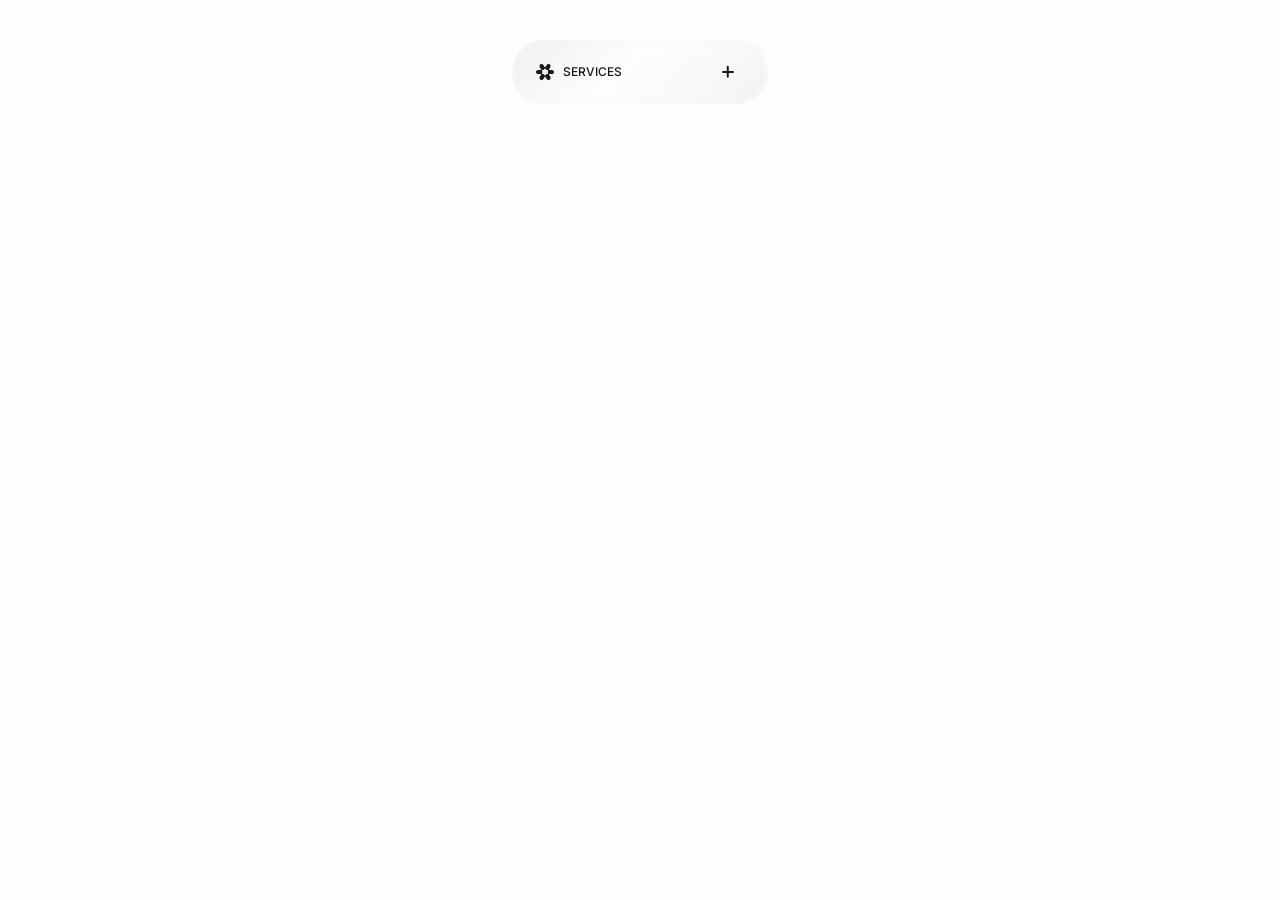
<file: heli.studio/services.html>
<!DOCTYPE html>
<html lang="en" data-gtm-id="GTM-M3VZZNS9"><head><meta charset="utf-8"><meta name="viewport" content="width=device-width, initial-scale=1.0"><link rel="preload" as="image" href="images/favicon.473d6.svg"><link rel="stylesheet" href="css/index-Cd6oxQWg.2636c.css" data-precedence="default"><link rel="stylesheet" href="css/static-fixes.css"><title>Services | Heli Studio</title><meta name="robots" content="index, follow"><meta name="apple-mobile-web-app-title" content="Heli studio"><meta name="theme-color" content="#ffffff"><meta name="description" content="Brand visuals, product design, and website development &mdash; services from Heli Studio to clarify, design, and grow your brand."><meta name="keywords" content="brand visuals, product design services, website development agency"><meta property="og:type" content="website"><meta property="og:site_name" content="Heli Studio"><meta property="og:title" content="Services | Heli Studio"><meta property="og:description" content="Brand visuals, product design, and website development &mdash; services from Heli Studio to clarify, design, and grow your brand."><meta property="og:url" content="https://heli.studio/services"><meta property="og:image" content="https://heli.studio/images/og-default.594a8.webp"><meta name="twitter:card" content="summary_large_image"><meta name="twitter:title" content="Services | Heli Studio"><meta name="twitter:description" content="Brand visuals, product design, and website development &mdash; services from Heli Studio to clarify, design, and grow your brand."><meta name="twitter:image" content="https://heli.studio/images/og-default.594a8.webp"><link rel="preload" href="fonts/inter-latin-wght-normal.fc06c.woff2" as="font" type="font/woff2" crossorigin="anonymous"><link rel="icon" type="image/png" href="images/favicon-96x96.7e798.png" sizes="96x96"><link rel="icon" type="image/svg+xml" href="images/favicon.473d6.svg"><link rel="shortcut icon" href="images/favicon.e97bf.ico"><link rel="apple-touch-icon" sizes="180x180" href="images/apple-touch-icon.3ce4e.png"><link rel="manifest" href="assets/site.3d9fc.webmanifest"><link rel="canonical" href="https://heli.studio/services"><script type="application/ld+json">{"@context":"https://schema.org","@type":"Organization","@id":"https://heli.studio/#organization","name":"Heli Studio","url":"https://heli.studio","logo":"https://heli.studio/media/47750ea21dc8e1fe009ac42f/fav/web-app-manifest-512x512.png","email":"hi@heli.studio","description":"Heli Studio is a digital creative studio helping businesses build digital products, brands, and websites through strategy, design, and development.","sameAs":["https://www.linkedin.com/company/helistudio","https://www.behance.net/helistudio","https://dribbble.com/helistudio"]}</script><script type="application/ld+json">{"@context":"https://schema.org","@type":"WebSite","@id":"https://heli.studio/#website","name":"Heli Studio","url":"https://heli.studio","publisher":{"@id":"https://heli.studio/#organization"}}</script><script type="application/ld+json">{"@context":"https://schema.org","@type":"CollectionPage","@id":"https://heli.studio/services#webpage","url":"https://heli.studio/services","name":"Services | Heli Studio","description":"Brand visuals, product design, and website development &mdash; services from Heli Studio to clarify, design, and grow your brand.","isPartOf":{"@id":"https://heli.studio/#website"}}</script><script type="application/ld+json">{"@context":"https://schema.org","@type":"ItemList","itemListElement":[{"@type":"ListItem","position":1,"item":{"@type":"Service","name":"Brand Identity","description":"It starts with clarity. Strategy, story, and purpose shape the foundation.","url":"https://heli.studio/services/brand-identity","provider":{"@id":"https://heli.studio/#organization"}}},{"@type":"ListItem","position":2,"item":{"@type":"Service","name":"Product Design","description":"Clarity becomes interaction. Strategy-led design turns your brand into intuitive products.","url":"https://heli.studio/services/product-design","provider":{"@id":"https://heli.studio/#organization"}}},{"@type":"ListItem","position":3,"item":{"@type":"Service","name":"Development","description":"Interaction becomes growth. Brand-driven experiences build lasting momentum.","url":"https://heli.studio/services/website-development","provider":{"@id":"https://heli.studio/#organization"}}}]}</script><script type="application/ld+json">{"@context":"https://schema.org","@type":"BreadcrumbList","itemListElement":[{"@type":"ListItem","position":1,"name":"Heli Studio","item":"https://heli.studio/"},{"@type":"ListItem","position":2,"name":"Services","item":"https://heli.studio/services"}]}</script></head><body class="bg-[#FDFDFC]"><noscript><iframe title="Google Tag Manager" src="https://www.googletagmanager.com/ns.html?id=GTM-M3VZZNS9" height="0" width="0" style="display:none;visibility:hidden"></iframe></noscript><style>
@font-face {
  font-family: "Inter Variable";
  font-style: normal;
  font-display: swap;
  font-weight: 100 900;
  src: url("fonts/inter-latin-wght-normal.fc06c.woff2") format("woff2-variations");
  unicode-range:
    U+0000-00FF, U+0131, U+0152-0153, U+02BB-02BC, U+02C6, U+02DA, U+02DC, U+0304, U+0308, U+0329, U+2000-206F, U+20AC,
    U+2122, U+2191, U+2193, U+2212, U+2215, U+FEFF, U+FFFD;
}

/* Overlay-only cover: page layout loads underneath without body{position:fixed}. */
#site-loader {
  position: fixed;
  inset: 0;
  z-index: 99999;
  width: 100%;
  max-width: 100%;
  height: 100%;
  height: 100dvh;
  overflow: hidden;
  background: #fdfdfc;
  pointer-events: auto;
  touch-action: none;
  transition: opacity 50ms ease, visibility 50ms ease;
}

body[data-site-loaded] #site-loader {
  opacity: 0;
  visibility: hidden;
  pointer-events: none;
}

#site-loader-stage,
#site-loader-percent {
  transition: opacity 250ms ease;
}

body[data-site-loader-outro] #site-loader-stage,
body[data-site-loader-outro] #site-loader-percent {
  opacity: 0;
}

#site-loader-stage {
  position: absolute;
  left: 50%;
  top: 50%;
  width: min(308px, 58vw);
  height: min(308px, 58vw);
  transform: translate(-50%, -50%);
}

#site-loader-stage #hs-loader-video-wrap {
  position: absolute;
  left: 50%;
  top: 50%;
  width: 58%;
  height: 58%;
  transform: translate(-50%, -50%);
  border-radius: 50%;
  overflow: hidden;
  -webkit-mask-image: -webkit-radial-gradient(white, black);
  mask-image: radial-gradient(circle, #000 99%, transparent 100%);
  will-change: transform;
}

#site-loader-stage #hs-loader-video {
  width: 100%;
  height: 100%;
  display: block;
  object-fit: cover;
  pointer-events: none;
  /* Kill encoder fringe / near-white edges against the #fdfdfc loader bg. */
  mix-blend-mode: multiply;
  transform: scale(1.08);
}

#site-loader-stage #hs-loader-logo {
  display: none;
  width: 100%;
  height: 100%;
  object-fit: contain;
  pointer-events: none;
}

/* iOS WebKit: autoplay video is unreliable &mdash; spin the brand mark instead. */
@supports (-webkit-touch-callout: none) {
  #site-loader-stage #hs-loader-video {
    display: none !important;
  }
  #site-loader-stage #hs-loader-logo {
    display: block;
  }
}

/* Safari iOS shows a native play glyph when autoplay is blocked &mdash; hide it. */
#hs-loader-video::-webkit-media-controls {
  display: none !important;
}
#hs-loader-video::-webkit-media-controls-enclosure {
  display: none !important;
}
#hs-loader-video::-webkit-media-controls-start-playback-button {
  display: none !important;
  -webkit-appearance: none;
}

/* After the intro clip plays once, spin the frozen last frame while assets load. */
@keyframes hs-loader-spin {
  from {
    transform: translate(-50%, -50%) rotate(0deg);
  }
  to {
    transform: translate(-50%, -50%) rotate(120deg);
  }
}

body[data-site-loader-loop] #hs-loader-video-wrap {
  animation: hs-loader-spin 0.8s ease-in-out infinite;
}

body[data-site-loader-outro] #hs-loader-video-wrap {
  animation: none;
}

#site-loader-percent {
  position: absolute;
  left: 50%;
  /* Stay inside the viewport on short mobile screens (old 50%+390px overflowed). */
  top: auto;
  bottom: max(1.5rem, env(safe-area-inset-bottom, 0px) + 1.25rem);
  transform: translateX(-50%);
  margin: 0;
  font-family: "Inter Variable", Inter, ui-sans-serif, system-ui, sans-serif;
  font-size: clamp(1.25rem, 2.2vw, 1.875rem);
  font-weight: 400;
  line-height: 1.4;
  color: #000;
  white-space: nowrap;
  font-variant-numeric: tabular-nums;
}
#site-loader-recovery {
  display: none; position: absolute; left: 50%; top: calc(50% + 145px);
  transform: translateX(-50%); width: min(90vw, 360px); text-align: center;
  align-items: center; flex-direction: column; gap: 16px; padding: 12px; color: #000;
}
body[data-site-loader-slow] #site-loader-recovery { display: flex; }
#site-loader-recovery button { border: 1px solid #000; border-radius: 999px; padding: 12px 24px; cursor: pointer; }
#site-loader-recovery button:focus-visible { outline: 2px solid #000; outline-offset: 4px; }
@media (max-height: 600px) { #site-loader-recovery { top: calc(50% + 90px); } }
</style><div aria-hidden="true" class="fixed inset-0 bg-black/20 backdrop-blur-xs transition-opacity duration-300 md:hidden z-20 pointer-events-none opacity-0"></div><div class="fixed top-6 left-1/2 -translate-x-1/2 lg:top-10 max-lg:safari-mobile:top-3 z-31"><div id="site-navbar-pill" class="glass-nav relative flex max-w-[calc(100vw-3rem)] min-w-64 flex-col overflow-hidden rounded-[56px] backdrop-blur-lg"><div id="site-navbar-header" class="relative flex h-13.5 shrink-0 items-center justify-between gap-8 px-5 lg:h-auto lg:px-6 lg:py-4"><nav class="flex gap-2"><a aria-label="Heli Studio home" href="index.html"> <svg width="19" height="16" viewbox="0 0 19 16" fill="none" xmlns="http://www.w3.org/2000/svg" class="block" aria-hidden="true"><path d="M15.9201 5.90276H13.797C13.7264 5.90276 13.6563 5.90667 13.5873 5.91337C13.6563 5.90611 13.7252 5.90164 13.7959 5.90164L13.5596 5.9022C13.1764 5.9022 12.9373 5.4923 13.1283 5.1645L13.2414 4.97183C13.2431 4.96848 13.2453 4.96569 13.2476 4.96234L14.3086 3.14628C14.8947 2.14275 14.5471 0.860562 13.5319 0.281455C13.1979 0.0904678 12.8327 0 12.4726 0C11.739 0 11.0251 0.375832 10.6322 1.04876L9.57069 2.86482C9.53621 2.92457 9.50456 2.98545 9.4763 3.04687C9.50456 2.98545 9.53452 2.92513 9.569 2.86538L9.45143 3.0681C9.25981 3.39534 8.78105 3.39534 8.58943 3.0681L8.47186 2.86538V2.86482L7.41033 1.04876C7.01749 0.375832 6.30359 1.48148e-09 5.5699 1.48148e-09C5.20984 1.48148e-09 4.8447 0.0904678 4.51064 0.281455C3.82952 0.669575 3.44911 1.37433 3.44911 2.0992C3.44911 2.45492 3.54068 2.81568 3.73399 3.14628L4.79496 4.96234C4.81304 4.9925 4.8317 5.02265 4.85091 5.05225C4.83113 5.02377 4.81248 4.99417 4.79439 4.96402L4.91309 5.16617C5.10471 5.49342 4.86505 5.90332 4.48238 5.90332L4.2461 5.90276H2.12249C1.53633 5.90276 1.00557 6.13731 0.621767 6.51705C0.237403 6.89623 0 7.42061 0 7.99972C0 8.57883 0.237403 9.10321 0.621767 9.48295C1.00557 9.86213 1.53633 10.0972 2.12249 10.0972H4.24554C4.29924 10.0972 4.35294 10.095 4.40607 10.0911C4.3535 10.0956 4.30037 10.0984 4.24667 10.0984L4.48294 10.0978C4.86561 10.0978 5.10527 10.5077 4.91366 10.8355L4.79552 11.0371C4.79496 11.0371 4.79496 11.0377 4.79496 11.0377L3.73399 12.8537C3.54068 13.1838 3.44911 13.5445 3.44911 13.9002C3.44911 14.6251 3.82952 15.3304 4.51064 15.7185C4.8447 15.909 5.20984 16 5.5699 16C6.30359 16 7.01693 15.6236 7.41033 14.9507L8.47186 13.1346C8.49786 13.0894 8.52273 13.0436 8.54478 12.9978C8.52273 13.0436 8.49956 13.0894 8.47355 13.1341L8.59113 12.9319C8.78218 12.6041 9.2615 12.6041 9.45312 12.9319L9.56448 13.1229C9.56674 13.1268 9.56843 13.1307 9.57069 13.1341C9.57069 13.1346 9.57126 13.1346 9.57126 13.1352L10.6322 14.9512C11.0251 15.6242 11.739 16 12.4726 16C12.8327 16 13.1979 15.9095 13.5319 15.7185C14.213 15.3299 14.594 14.6251 14.594 13.9002C14.594 13.5445 14.5019 13.1843 14.3091 12.8537L13.2476 11.0377C13.2301 11.0081 13.212 10.9785 13.1933 10.95C13.2126 10.9779 13.2306 11.0064 13.2482 11.036L13.1295 10.8338C12.9378 10.5066 13.1775 10.0967 13.5602 10.0967L13.7964 10.0972H15.9201C16.5062 10.0972 17.037 9.86213 17.4208 9.48295C17.8052 9.10321 18.0426 8.57883 18.0426 7.99972C18.0426 7.42061 17.8052 6.89623 17.4208 6.51705C17.037 6.13731 16.5062 5.90276 15.9201 5.90276ZM11.6497 9.99002L11.458 9.98946C11.0816 9.98052 10.6978 10.0704 10.3479 10.2704C9.98897 10.4753 9.7137 10.7685 9.53339 11.1058L9.45312 11.2437C9.2615 11.571 8.78218 11.571 8.59113 11.2437L8.49786 11.0835C8.31699 10.7551 8.04623 10.4703 7.69465 10.2698C7.36116 10.0794 6.99601 9.98946 6.63652 9.98946C6.60713 9.98946 6.5783 9.99002 6.54947 9.99113H6.39346C6.01079 9.99113 5.77113 9.58124 5.96275 9.25399L6.05827 9.09148C6.25441 8.77316 6.36802 8.39957 6.36802 7.99972C6.36802 7.79421 6.33807 7.59541 6.28211 7.40777C6.22615 7.22013 6.14419 7.0431 6.04075 6.88115L5.96218 6.74769C5.77057 6.41988 6.01023 6.00998 6.3929 6.00998L6.58282 6.01054C6.95984 6.01947 7.3442 5.92957 7.69465 5.72964C7.87496 5.62689 8.03436 5.5018 8.17059 5.35995C8.30737 5.21811 8.42099 5.05951 8.51143 4.8903L8.58943 4.75627C8.78105 4.42847 9.25981 4.42847 9.45143 4.75627L9.54582 4.91822C9.72614 5.24547 9.99688 5.52972 10.3479 5.72964C10.682 5.92007 11.046 6.01054 11.406 6.01054C11.4343 6.01054 11.4626 6.00998 11.4903 6.00886H11.6485C12.0312 6.00886 12.2709 6.41876 12.0798 6.74601L11.9831 6.91019C11.7876 7.22795 11.6745 7.60099 11.6745 7.99972C11.6745 8.20467 11.7045 8.40292 11.7604 8.59C11.8158 8.77763 11.8972 8.9541 12.0001 9.11549L12.0804 9.25231C12.272 9.58012 12.0323 9.99002 11.6497 9.99002Z" fill="currentColor"></path></svg></a><div class="relative h-[1.4em] shrink-0 overflow-hidden text-xs/[140%] font-medium uppercase"><span class="invisible inline-flex whitespace-nowrap" aria-hidden="true">Services</span><div class="absolute inset-y-0 left-0 flex items-center whitespace-nowrap">Services</div><div class="pointer-events-none absolute inset-y-0 left-0 flex items-center whitespace-nowrap opacity-0"><span class="inline-flex items-center"><a href="index.html" class="opacity-30 transition-opacity hover:opacity-100"> <!-- -->Heli Studio</a><span class="mx-2 opacity-30">/</span></span><span>Services</span></div><div class="pointer-events-none absolute inset-y-0 left-0 flex items-center whitespace-nowrap opacity-0">Heli Studio</div></div></nav><button type="button" class="group/menu-btn flex size-8 shrink-0 cursor-pointer items-center justify-center overflow-hidden rounded-full transition-colors duration-200 hover:bg-[#f1f1f1]" aria-label="Open menu" aria-expanded="false"><span class="nav-menu-icon" aria-hidden="true"><span></span><span></span></span></button></div><div class="relative h-0 overflow-hidden text-white opacity-0"><div class="flex flex-col gap-6"><div class="flex flex-col gap-4 px-6 text-sm/[140%]"><div class="flex flex-col"><a data-menu-item="true" href="index.html" class="group inline-flex cursor-pointer items-center transition-colors duration-200 hover:text-[#FFF400]"><span aria-hidden="true" class="inline-block aspect-3/2 shrink-0 rounded-full bg-current transition-[width,margin] duration-300 mr-0 w-0 group-hover:mr-1.5 group-hover:w-4"></span>Home</a></div><div class="flex flex-col"><a data-menu-item="true" href="works.html" class="group inline-flex cursor-pointer items-center transition-colors duration-200 hover:text-[#FFF400]"><span aria-hidden="true" class="inline-block aspect-3/2 shrink-0 rounded-full bg-current transition-[width,margin] duration-300 mr-0 w-0 group-hover:mr-1.5 group-hover:w-4"></span>Works</a></div><div class="flex flex-col"><a data-menu-item="true" class="group inline-flex cursor-pointer items-center transition-colors duration-200 hover:text-[#FFF400] text-[#FFF400] active" href="services.html" data-status="active" aria-current="page"><span aria-hidden="true" class="inline-block aspect-3/2 shrink-0 rounded-full bg-current transition-[width,margin] duration-300 mr-1.5 w-4"></span>Services</a><div class="pt-4"><div class="relative flex flex-col gap-4 pl-4"><div data-menu-rail="true" class="absolute inset-y-0 left-0 h-full w-0.5 origin-top rounded-full bg-[#242424] opacity-0"></div><a data-menu-item="true" href="services/brand-identity.html" class="group inline-flex cursor-pointer items-center transition-colors duration-200 hover:text-[#FFF400]"><span aria-hidden="true" class="inline-block aspect-3/2 shrink-0 rounded-full bg-current transition-[width,margin] duration-300 mr-0 w-0 group-hover:mr-1.5 group-hover:w-4"></span>Brand Identity</a><a data-menu-item="true" href="services/product-design.html" class="group inline-flex cursor-pointer items-center transition-colors duration-200 hover:text-[#FFF400]"><span aria-hidden="true" class="inline-block aspect-3/2 shrink-0 rounded-full bg-current transition-[width,margin] duration-300 mr-0 w-0 group-hover:mr-1.5 group-hover:w-4"></span>Product Design</a><a data-menu-item="true" href="services/website-development.html" class="group inline-flex cursor-pointer items-center transition-colors duration-200 hover:text-[#FFF400]"><span aria-hidden="true" class="inline-block aspect-3/2 shrink-0 rounded-full bg-current transition-[width,margin] duration-300 mr-0 w-0 group-hover:mr-1.5 group-hover:w-4"></span>Development</a></div></div></div><div class="flex flex-col"><a data-menu-item="true" href="about.html" class="group inline-flex cursor-pointer items-center transition-colors duration-200 hover:text-[#FFF400]"><span aria-hidden="true" class="inline-block aspect-3/2 shrink-0 rounded-full bg-current transition-[width,margin] duration-300 mr-0 w-0 group-hover:mr-1.5 group-hover:w-4"></span>About</a></div></div><div class="grid grid-cols-2 px-0.5 text-xs/[140%]"><a href="https://dribbble.com/helistudio" target="_blank" rel="noreferrer" class="flex items-center justify-center border-b border-[#242424] py-4 transition-colors duration-200 hover:bg-[#222] hover:text-[#FFF400] border-t border-r" data-menu-item="true">Dribbble</a><a href="https://www.behance.net/helistudio" target="_blank" rel="noreferrer" class="flex items-center justify-center border-b border-[#242424] py-4 transition-colors duration-200 hover:bg-[#222] hover:text-[#FFF400] border-t" data-menu-item="true">Behance</a><a href="https://www.linkedin.com/company/helistudio" target="_blank" rel="noreferrer" class="flex items-center justify-center border-b border-[#242424] py-4 transition-colors duration-200 hover:bg-[#222] hover:text-[#FFF400] border-r" data-menu-item="true">LinkedIn</a><a href="mailto:hi@heli.studio" class="flex items-center justify-center border-b border-[#242424] py-4 transition-colors duration-200 hover:bg-[#222] hover:text-[#FFF400]" data-menu-item="true">Email</a></div></div></div></div></div><div class="pointer-events-none fixed top-0 left-0 z-9999 hidden -translate-x-1/2 -translate-y-1/2 md:block" style="will-change:transform"><div class="relative flex items-center justify-center rounded-full will-change-transform overflow-visible" style="width:10px;height:10px"><div class="absolute top-1/2 left-1/2 -translate-x-1/2 -translate-y-1/2 rounded-[50%] will-change-transform glass-cursor is-dot" style="width:100%;height:100%"></div><div class="relative flex flex-col items-center justify-center gap-1 text-center" style="opacity:0"></div></div></div><div class="pointer-events-none fixed top-0 left-0 z-9999 hidden -translate-y-1/2 md:block" style="will-change:transform"><div class="glass-cursor relative flex items-center gap-3 rounded-full py-3 pr-6 pl-5 is-light" style="opacity:0"><svg width="24" height="24" viewbox="0 0 24 24" fill="none" xmlns="http://www.w3.org/2000/svg"><path d="M18.0001 5C18.2653 5 18.5196 5.10536 18.7072 5.29289C18.8947 5.48043 19.0001 5.73478 19.0001 6V14C19.0001 14.2652 18.8947 14.5196 18.7072 14.7071C18.5196 14.8946 18.2653 15 18.0001 15C17.7348 15 17.4805 14.8946 17.293 14.7071C17.1054 14.5196 17.0001 14.2652 17.0001 14V8.414L7.05006 18.364C6.86146 18.5462 6.60885 18.647 6.34666 18.6447C6.08446 18.6424 5.83365 18.5372 5.64824 18.3518C5.46283 18.1664 5.35766 17.9156 5.35538 17.6534C5.35311 17.3912 5.4539 17.1386 5.63606 16.95L15.5861 7H10.0001C9.73484 7 9.48049 6.89464 9.29295 6.70711C9.10542 6.51957 9.00006 6.26522 9.00006 6C9.00006 5.73478 9.10542 5.48043 9.29295 5.29289C9.48049 5.10536 9.73484 5 10.0001 5H18.0001Z" fill="currentColor"></path></svg><div class="flex flex-col items-start"><span class="text-md leading-tight font-medium whitespace-nowrap"></span></div></div></div><div id="site-floating-cta" class="fixed left-1/2 z-510 -translate-x-1/2 transition-opacity duration-300 bottom-6 lg:bottom-10 pointer-events-none opacity-0"><div></div></div><div id="smooth-wrapper"><div id="smooth-content" class="isolate"><!--$--><div class="h-svh w-full bg-[#fdfdfc]" aria-hidden="true"></div><script>(function(a,f){let l;try{l=JSON.parse(sessionStorage.getItem(a)||"{}")}catch{return}const n=l?.[f||history.state?.__TSR_key];let c=!1;for(const t in n){const e=n[t],o=e?.scrollX,s=e?.scrollY;if(Number.isFinite(o)&&Number.isFinite(s)){if(t==="window")scrollTo(o,s),c=!0;else if(t)try{const r=document.querySelector(t);r&&(r.scrollLeft=o,r.scrollTop=s)}catch{}}}if(c)return;const i=location.hash.slice(1);if(i){const t=history.state?.__hashScrollIntoViewOptions??!0;if(t){const e=document.getElementById(i);e&&e.scrollIntoView(t)}return}scrollTo(0,0)})("tsr-scroll-restoration-v1_3");document.currentScript.remove()</script><!--/$--></div></div><script src="js/static-nav.js" defer></script></body></html>
</file>
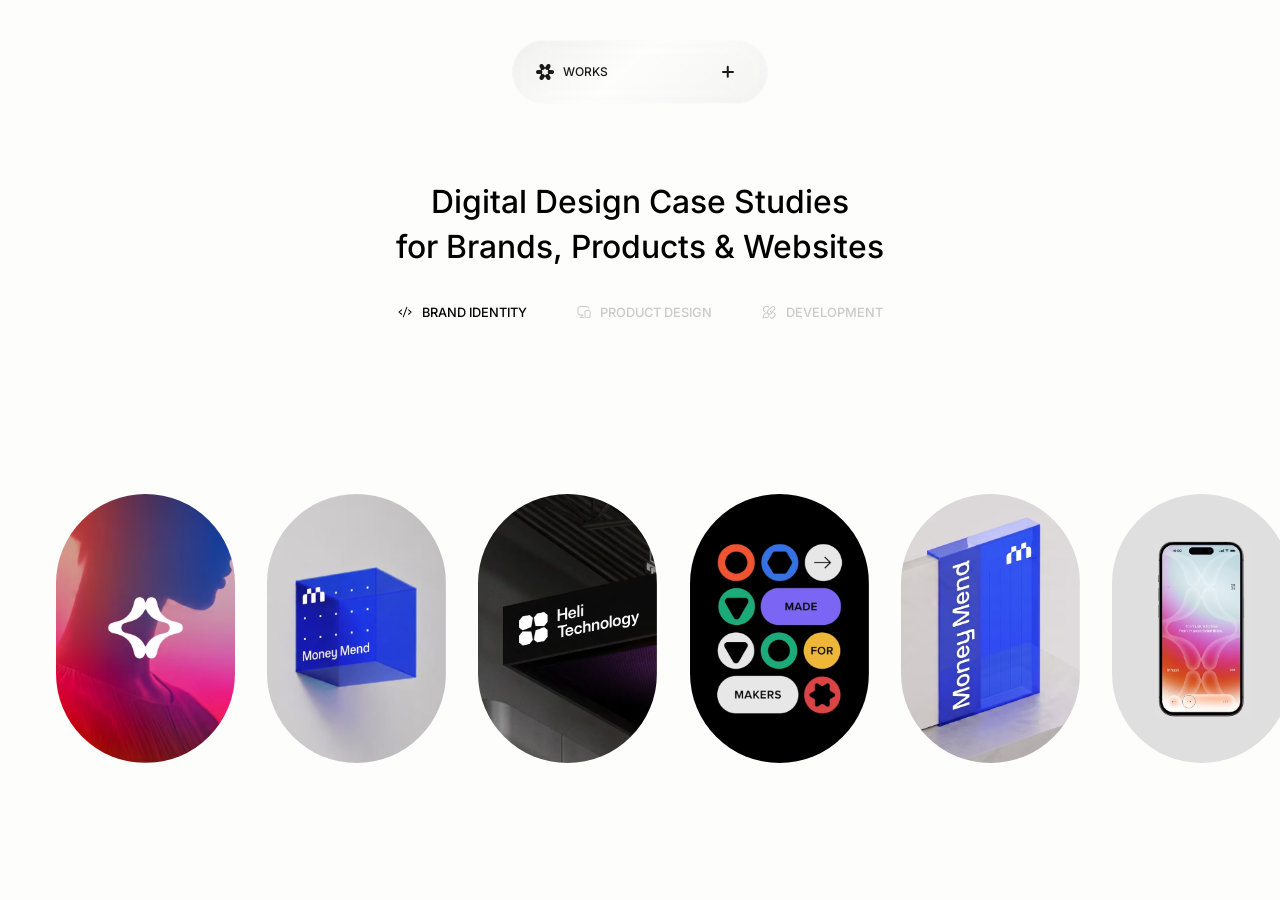
<file: heli.studio/works.html>
<!DOCTYPE html>
<html lang="en" data-gtm-id="GTM-M3VZZNS9"><head><meta charset="utf-8"><meta name="viewport" content="width=device-width, initial-scale=1.0"><link rel="preload" as="image" href="images/favicon.473d6.svg"><link rel="preload" as="image" href="images/inhusk-4.52d3a.avif"><link rel="preload" as="image" href="images/moneymend-2.41046.avif"><link rel="preload" as="image" href="images/helitechnology-2.3450e.avif"><link rel="preload" as="image" href="images/dizno-3.a46e2.avif"><link rel="preload" as="image" href="images/moneymend-3.33857.avif"><link rel="preload" as="image" href="images/inhusk-1.32d9a.avif"><link rel="preload" as="image" href="images/helitechnology-3.109ed.avif"><link rel="preload" as="image" href="images/dizno-2.7a1c0.avif"><link rel="preload" as="image" href="images/inhusk-2.ca75f.avif"><link rel="stylesheet" href="css/index-Cd6oxQWg.2636c.css" data-precedence="default"><link rel="stylesheet" href="css/static-fixes.css"><link rel="preload" as="image" href="images/helitechnology-1.7875b.avif"><link rel="preload" as="image" href="images/inhusk-3.07242.avif"><link rel="preload" as="image" href="images/dizno-1.900e6.avif"><link rel="preload" as="image" href="images/moneymend-1.5e871.avif"><title>Heli Studio Portfolio &amp; Case Studies</title><meta name="robots" content="index, follow"><meta name="apple-mobile-web-app-title" content="Heli studio"><meta name="theme-color" content="#ffffff"><meta name="description" content="Explore Heli Studio's portfolio and case studies featuring product design, brand identity, and web design projects for startups and businesses."><meta name="keywords" content="Heli Studio Portfolio, Heli Studio case studies"><meta property="og:type" content="website"><meta property="og:site_name" content="Heli Studio"><meta property="og:title" content="Heli Studio Portfolio &amp; Case Studies"><meta property="og:description" content="Explore Heli Studio's portfolio and case studies featuring product design, brand identity, and web design projects for startups and businesses."><meta property="og:url" content="https://heli.studio/works"><meta property="og:image" content="https://heli.studio/images/og-default.594a8.webp"><meta name="twitter:card" content="summary_large_image"><meta name="twitter:title" content="Heli Studio Portfolio &amp; Case Studies"><meta name="twitter:description" content="Explore Heli Studio's portfolio and case studies featuring product design, brand identity, and web design projects for startups and businesses."><meta name="twitter:image" content="https://heli.studio/images/og-default.594a8.webp"><link rel="preload" href="fonts/inter-latin-wght-normal.fc06c.woff2" as="font" type="font/woff2" crossorigin="anonymous"><link rel="icon" type="image/png" href="images/favicon-96x96.7e798.png" sizes="96x96"><link rel="icon" type="image/svg+xml" href="images/favicon.473d6.svg"><link rel="shortcut icon" href="images/favicon.e97bf.ico"><link rel="apple-touch-icon" sizes="180x180" href="images/apple-touch-icon.3ce4e.png"><link rel="manifest" href="assets/site.3d9fc.webmanifest"><link rel="canonical" href="https://heli.studio/works"><script type="application/ld+json">{"@context":"https://schema.org","@type":"Organization","@id":"https://heli.studio/#organization","name":"Heli Studio","url":"https://heli.studio","logo":"https://heli.studio/media/47750ea21dc8e1fe009ac42f/fav/web-app-manifest-512x512.png","email":"hi@heli.studio","description":"Heli Studio is a digital creative studio helping businesses build digital products, brands, and websites through strategy, design, and development.","sameAs":["https://www.linkedin.com/company/helistudio","https://www.behance.net/helistudio","https://dribbble.com/helistudio"]}</script><script type="application/ld+json">{"@context":"https://schema.org","@type":"WebSite","@id":"https://heli.studio/#website","name":"Heli Studio","url":"https://heli.studio","publisher":{"@id":"https://heli.studio/#organization"}}</script><script type="application/ld+json">{"@context":"https://schema.org","@type":"CollectionPage","@id":"https://heli.studio/works#webpage","url":"https://heli.studio/works","name":"Heli Studio Portfolio & Case Studies","description":"Explore Heli Studio's portfolio and case studies featuring product design, brand identity, and web design projects for startups and businesses.","isPartOf":{"@id":"https://heli.studio/#website"}}</script><script type="application/ld+json">{"@context":"https://schema.org","@type":"ItemList","itemListElement":[{"@type":"ListItem","position":1,"item":{"@type":"CreativeWork","name":"Dizno","url":"https://heli.studio/works/dizno-product","image":"/media/c0e3967f57803ff47b930f08/images/works/dizno-1.avif","description":"Website development for Dizno, the design toolkit built for brand professionals."}},{"@type":"ListItem","position":2,"item":{"@type":"CreativeWork","name":"Money Mend","url":"https://heli.studio/works/moneymend","image":"/media/4b8d948fdf67e903f614435a/images/works/moneymend-1.avif","description":"Website development for Money Mend, a debt-relief brand that leads with calm confidence."}},{"@type":"ListItem","position":3,"item":{"@type":"CreativeWork","name":"Heli Technology","url":"https://heli.studio/works/helitechnology","image":"/media/4c8bddfeafdb1906fd5a1fad/images/works/helitechnology-1.avif","description":"Product design for Heli Technology that turns faceless tools into one recognizable studio."}},{"@type":"ListItem","position":4,"item":{"@type":"CreativeWork","name":"Dizno","url":"https://heli.studio/works/dizno-product","image":"/media/8e268a9876d5c03fc9e8d4bc/images/works/dizno-2.avif","description":"A second website experience for Dizno that sells the expert toolkit to designers at every level."}},{"@type":"ListItem","position":5,"item":{"@type":"CreativeWork","name":"Money Mend","url":"https://heli.studio/works/moneymend","image":"/media/87dbb67995c21136e492f034/images/works/moneymend-2.avif","description":"Brand identity for Money Mend that meets debt stress with reassurance, clarity, and conviction."}},{"@type":"ListItem","position":6,"item":{"@type":"CreativeWork","name":"Heli Technology","url":"https://heli.studio/works/helitechnology","image":"/media/095fd012ec7e9bc41c94baa8/images/works/helitechnology-2.avif","description":"Brand identity for Heli Technology&rsquo;s in-house studio &mdash; one voice across every product."}},{"@type":"ListItem","position":7,"item":{"@type":"CreativeWork","name":"Dizno","url":"https://heli.studio/works/dizno","image":"/media/3c58d5603ed1d51c12cb8652/images/works/dizno-3.avif","description":"Brand identity for Dizno that turns its toolkit promise into a beginner-friendly brand system."}},{"@type":"ListItem","position":8,"item":{"@type":"CreativeWork","name":"Money Mend","url":"https://heli.studio/works/moneymend","image":"/media/169ea0503f9c183936014310/images/works/moneymend-3.avif","description":"A second brand-identity system for Money Mend that feels steady when finances feel chaotic."}},{"@type":"ListItem","position":9,"item":{"@type":"CreativeWork","name":"Inhusk","url":"https://heli.studio/works/inhusk-product","image":"/media/9575d625b5f2fab15cfe83f0/images/works/inhusk-2.avif","description":"Website development for Inhusk, the self-discovery app for dreams and relationships."}},{"@type":"ListItem","position":10,"item":{"@type":"CreativeWork","name":"Inhusk","url":"https://heli.studio/works/inhusk-brand","image":"/media/acbdee45f9ee48217e30719d/images/works/inhusk-1.avif","description":"Brand identity for Inhusk &mdash; a calm mark for an app built around dreams and relationships."}},{"@type":"ListItem","position":11,"item":{"@type":"CreativeWork","name":"Heli Technology","url":"https://heli.studio/works/helitechnology","image":"/media/9967b8cf5bc28968f90ac7b9/images/works/helitechnology-3.avif","description":"A second brand-identity system for Heli Technology with a recognizable mark across products."}},{"@type":"ListItem","position":12,"item":{"@type":"CreativeWork","name":"Inhusk","url":"https://heli.studio/works/inhusk-product","image":"/media/aa3f790a71b96a0abb4e4b2b/images/works/inhusk-3.avif","description":"Product design for Inhusk &mdash; quiet hierarchy for an AI experience built around reflection."}},{"@type":"ListItem","position":13,"item":{"@type":"CreativeWork","name":"Inhusk","url":"https://heli.studio/works/inhusk-brand","image":"/media/b5a4ffe5db5afdc50b45ccd4/images/works/inhusk-4.avif","description":"A second brand-identity system for Inhusk that holds the boundary-and-entry metaphor."}},{"@type":"ListItem","position":14,"item":{"@type":"CreativeWork","name":"Dizno","url":"https://heli.studio/works/dizno","image":"/media/8e268a9876d5c03fc9e8d4bc/images/works/dizno-2.avif","description":"A second brand-identity system for Dizno that sells expert outcomes without intimidation."}},{"@type":"ListItem","position":15,"item":{"@type":"CreativeWork","name":"Money Mend","url":"https://heli.studio/works/moneymend","image":"/media/169ea0503f9c183936014310/images/works/moneymend-3.avif","description":"A second website experience for Money Mend aimed at people stuck in loops of debt stress."}},{"@type":"ListItem","position":16,"item":{"@type":"CreativeWork","name":"Dizno","url":"https://heli.studio/works/dizno-product","image":"/media/3c58d5603ed1d51c12cb8652/images/works/dizno-3.avif","description":"Product design for Dizno &mdash; a design toolkit that sells expert outcomes without intimidation."}},{"@type":"ListItem","position":17,"item":{"@type":"CreativeWork","name":"Inhusk","url":"https://heli.studio/works/inhusk-brand","image":"/media/9575d625b5f2fab15cfe83f0/images/works/inhusk-2.avif","description":"A third brand-identity system for Inhusk guiding seekers into dreams, relationships, and patterns."}}]}</script><script type="application/ld+json">{"@context":"https://schema.org","@type":"BreadcrumbList","itemListElement":[{"@type":"ListItem","position":1,"name":"Heli Studio","item":"https://heli.studio/"},{"@type":"ListItem","position":2,"name":"Work","item":"https://heli.studio/works"}]}</script></head><body class="bg-[#FDFDFC]"><noscript><iframe title="Google Tag Manager" src="https://www.googletagmanager.com/ns.html?id=GTM-M3VZZNS9" height="0" width="0" style="display:none;visibility:hidden"></iframe></noscript><style>
@font-face {
  font-family: "Inter Variable";
  font-style: normal;
  font-display: swap;
  font-weight: 100 900;
  src: url("fonts/inter-latin-wght-normal.fc06c.woff2") format("woff2-variations");
  unicode-range:
    U+0000-00FF, U+0131, U+0152-0153, U+02BB-02BC, U+02C6, U+02DA, U+02DC, U+0304, U+0308, U+0329, U+2000-206F, U+20AC,
    U+2122, U+2191, U+2193, U+2212, U+2215, U+FEFF, U+FFFD;
}

/* Overlay-only cover: page layout loads underneath without body{position:fixed}. */
#site-loader {
  position: fixed;
  inset: 0;
  z-index: 99999;
  width: 100%;
  max-width: 100%;
  height: 100%;
  height: 100dvh;
  overflow: hidden;
  background: #fdfdfc;
  pointer-events: auto;
  touch-action: none;
  transition: opacity 50ms ease, visibility 50ms ease;
}

body[data-site-loaded] #site-loader {
  opacity: 0;
  visibility: hidden;
  pointer-events: none;
}

#site-loader-stage,
#site-loader-percent {
  transition: opacity 250ms ease;
}

body[data-site-loader-outro] #site-loader-stage,
body[data-site-loader-outro] #site-loader-percent {
  opacity: 0;
}

#site-loader-stage {
  position: absolute;
  left: 50%;
  top: 50%;
  width: min(308px, 58vw);
  height: min(308px, 58vw);
  transform: translate(-50%, -50%);
}

#site-loader-stage #hs-loader-video-wrap {
  position: absolute;
  left: 50%;
  top: 50%;
  width: 58%;
  height: 58%;
  transform: translate(-50%, -50%);
  border-radius: 50%;
  overflow: hidden;
  -webkit-mask-image: -webkit-radial-gradient(white, black);
  mask-image: radial-gradient(circle, #000 99%, transparent 100%);
  will-change: transform;
}

#site-loader-stage #hs-loader-video {
  width: 100%;
  height: 100%;
  display: block;
  object-fit: cover;
  pointer-events: none;
  /* Kill encoder fringe / near-white edges against the #fdfdfc loader bg. */
  mix-blend-mode: multiply;
  transform: scale(1.08);
}

#site-loader-stage #hs-loader-logo {
  display: none;
  width: 100%;
  height: 100%;
  object-fit: contain;
  pointer-events: none;
}

/* iOS WebKit: autoplay video is unreliable &mdash; spin the brand mark instead. */
@supports (-webkit-touch-callout: none) {
  #site-loader-stage #hs-loader-video {
    display: none !important;
  }
  #site-loader-stage #hs-loader-logo {
    display: block;
  }
}

/* Safari iOS shows a native play glyph when autoplay is blocked &mdash; hide it. */
#hs-loader-video::-webkit-media-controls {
  display: none !important;
}
#hs-loader-video::-webkit-media-controls-enclosure {
  display: none !important;
}
#hs-loader-video::-webkit-media-controls-start-playback-button {
  display: none !important;
  -webkit-appearance: none;
}

/* After the intro clip plays once, spin the frozen last frame while assets load. */
@keyframes hs-loader-spin {
  from {
    transform: translate(-50%, -50%) rotate(0deg);
  }
  to {
    transform: translate(-50%, -50%) rotate(120deg);
  }
}

body[data-site-loader-loop] #hs-loader-video-wrap {
  animation: hs-loader-spin 0.8s ease-in-out infinite;
}

body[data-site-loader-outro] #hs-loader-video-wrap {
  animation: none;
}

#site-loader-percent {
  position: absolute;
  left: 50%;
  /* Stay inside the viewport on short mobile screens (old 50%+390px overflowed). */
  top: auto;
  bottom: max(1.5rem, env(safe-area-inset-bottom, 0px) + 1.25rem);
  transform: translateX(-50%);
  margin: 0;
  font-family: "Inter Variable", Inter, ui-sans-serif, system-ui, sans-serif;
  font-size: clamp(1.25rem, 2.2vw, 1.875rem);
  font-weight: 400;
  line-height: 1.4;
  color: #000;
  white-space: nowrap;
  font-variant-numeric: tabular-nums;
}
#site-loader-recovery {
  display: none; position: absolute; left: 50%; top: calc(50% + 145px);
  transform: translateX(-50%); width: min(90vw, 360px); text-align: center;
  align-items: center; flex-direction: column; gap: 16px; padding: 12px; color: #000;
}
body[data-site-loader-slow] #site-loader-recovery { display: flex; }
#site-loader-recovery button { border: 1px solid #000; border-radius: 999px; padding: 12px 24px; cursor: pointer; }
#site-loader-recovery button:focus-visible { outline: 2px solid #000; outline-offset: 4px; }
@media (max-height: 600px) { #site-loader-recovery { top: calc(50% + 90px); } }
</style><div aria-hidden="true" class="fixed inset-0 bg-black/20 backdrop-blur-xs transition-opacity duration-300 md:hidden z-20 pointer-events-none opacity-0"></div><div class="fixed top-6 left-1/2 -translate-x-1/2 lg:top-10 max-lg:safari-mobile:top-3 z-31"><div id="site-navbar-pill" class="glass-nav relative flex max-w-[calc(100vw-3rem)] min-w-64 flex-col overflow-hidden rounded-[56px] backdrop-blur-lg"><div id="site-navbar-header" class="relative flex h-13.5 shrink-0 items-center justify-between gap-8 px-5 lg:h-auto lg:px-6 lg:py-4"><nav class="flex gap-2"><a aria-label="Heli Studio home" href="index.html"> <svg width="19" height="16" viewbox="0 0 19 16" fill="none" xmlns="http://www.w3.org/2000/svg" class="block" aria-hidden="true"><path d="M15.9201 5.90276H13.797C13.7264 5.90276 13.6563 5.90667 13.5873 5.91337C13.6563 5.90611 13.7252 5.90164 13.7959 5.90164L13.5596 5.9022C13.1764 5.9022 12.9373 5.4923 13.1283 5.1645L13.2414 4.97183C13.2431 4.96848 13.2453 4.96569 13.2476 4.96234L14.3086 3.14628C14.8947 2.14275 14.5471 0.860562 13.5319 0.281455C13.1979 0.0904678 12.8327 0 12.4726 0C11.739 0 11.0251 0.375832 10.6322 1.04876L9.57069 2.86482C9.53621 2.92457 9.50456 2.98545 9.4763 3.04687C9.50456 2.98545 9.53452 2.92513 9.569 2.86538L9.45143 3.0681C9.25981 3.39534 8.78105 3.39534 8.58943 3.0681L8.47186 2.86538V2.86482L7.41033 1.04876C7.01749 0.375832 6.30359 1.48148e-09 5.5699 1.48148e-09C5.20984 1.48148e-09 4.8447 0.0904678 4.51064 0.281455C3.82952 0.669575 3.44911 1.37433 3.44911 2.0992C3.44911 2.45492 3.54068 2.81568 3.73399 3.14628L4.79496 4.96234C4.81304 4.9925 4.8317 5.02265 4.85091 5.05225C4.83113 5.02377 4.81248 4.99417 4.79439 4.96402L4.91309 5.16617C5.10471 5.49342 4.86505 5.90332 4.48238 5.90332L4.2461 5.90276H2.12249C1.53633 5.90276 1.00557 6.13731 0.621767 6.51705C0.237403 6.89623 0 7.42061 0 7.99972C0 8.57883 0.237403 9.10321 0.621767 9.48295C1.00557 9.86213 1.53633 10.0972 2.12249 10.0972H4.24554C4.29924 10.0972 4.35294 10.095 4.40607 10.0911C4.3535 10.0956 4.30037 10.0984 4.24667 10.0984L4.48294 10.0978C4.86561 10.0978 5.10527 10.5077 4.91366 10.8355L4.79552 11.0371C4.79496 11.0371 4.79496 11.0377 4.79496 11.0377L3.73399 12.8537C3.54068 13.1838 3.44911 13.5445 3.44911 13.9002C3.44911 14.6251 3.82952 15.3304 4.51064 15.7185C4.8447 15.909 5.20984 16 5.5699 16C6.30359 16 7.01693 15.6236 7.41033 14.9507L8.47186 13.1346C8.49786 13.0894 8.52273 13.0436 8.54478 12.9978C8.52273 13.0436 8.49956 13.0894 8.47355 13.1341L8.59113 12.9319C8.78218 12.6041 9.2615 12.6041 9.45312 12.9319L9.56448 13.1229C9.56674 13.1268 9.56843 13.1307 9.57069 13.1341C9.57069 13.1346 9.57126 13.1346 9.57126 13.1352L10.6322 14.9512C11.0251 15.6242 11.739 16 12.4726 16C12.8327 16 13.1979 15.9095 13.5319 15.7185C14.213 15.3299 14.594 14.6251 14.594 13.9002C14.594 13.5445 14.5019 13.1843 14.3091 12.8537L13.2476 11.0377C13.2301 11.0081 13.212 10.9785 13.1933 10.95C13.2126 10.9779 13.2306 11.0064 13.2482 11.036L13.1295 10.8338C12.9378 10.5066 13.1775 10.0967 13.5602 10.0967L13.7964 10.0972H15.9201C16.5062 10.0972 17.037 9.86213 17.4208 9.48295C17.8052 9.10321 18.0426 8.57883 18.0426 7.99972C18.0426 7.42061 17.8052 6.89623 17.4208 6.51705C17.037 6.13731 16.5062 5.90276 15.9201 5.90276ZM11.6497 9.99002L11.458 9.98946C11.0816 9.98052 10.6978 10.0704 10.3479 10.2704C9.98897 10.4753 9.7137 10.7685 9.53339 11.1058L9.45312 11.2437C9.2615 11.571 8.78218 11.571 8.59113 11.2437L8.49786 11.0835C8.31699 10.7551 8.04623 10.4703 7.69465 10.2698C7.36116 10.0794 6.99601 9.98946 6.63652 9.98946C6.60713 9.98946 6.5783 9.99002 6.54947 9.99113H6.39346C6.01079 9.99113 5.77113 9.58124 5.96275 9.25399L6.05827 9.09148C6.25441 8.77316 6.36802 8.39957 6.36802 7.99972C6.36802 7.79421 6.33807 7.59541 6.28211 7.40777C6.22615 7.22013 6.14419 7.0431 6.04075 6.88115L5.96218 6.74769C5.77057 6.41988 6.01023 6.00998 6.3929 6.00998L6.58282 6.01054C6.95984 6.01947 7.3442 5.92957 7.69465 5.72964C7.87496 5.62689 8.03436 5.5018 8.17059 5.35995C8.30737 5.21811 8.42099 5.05951 8.51143 4.8903L8.58943 4.75627C8.78105 4.42847 9.25981 4.42847 9.45143 4.75627L9.54582 4.91822C9.72614 5.24547 9.99688 5.52972 10.3479 5.72964C10.682 5.92007 11.046 6.01054 11.406 6.01054C11.4343 6.01054 11.4626 6.00998 11.4903 6.00886H11.6485C12.0312 6.00886 12.2709 6.41876 12.0798 6.74601L11.9831 6.91019C11.7876 7.22795 11.6745 7.60099 11.6745 7.99972C11.6745 8.20467 11.7045 8.40292 11.7604 8.59C11.8158 8.77763 11.8972 8.9541 12.0001 9.11549L12.0804 9.25231C12.272 9.58012 12.0323 9.99002 11.6497 9.99002Z" fill="currentColor"></path></svg></a><div class="relative h-[1.4em] shrink-0 overflow-hidden text-xs/[140%] font-medium uppercase"><span class="invisible inline-flex whitespace-nowrap" aria-hidden="true">Works</span><div class="absolute inset-y-0 left-0 flex items-center whitespace-nowrap">Works</div><div class="pointer-events-none absolute inset-y-0 left-0 flex items-center whitespace-nowrap opacity-0"><span class="inline-flex items-center"><a href="index.html" class="opacity-30 transition-opacity hover:opacity-100"> <!-- -->Heli Studio</a><span class="mx-2 opacity-30">/</span></span><span>Works</span></div><div class="pointer-events-none absolute inset-y-0 left-0 flex items-center whitespace-nowrap opacity-0">Heli Studio</div></div></nav><button type="button" class="group/menu-btn flex size-8 shrink-0 cursor-pointer items-center justify-center overflow-hidden rounded-full transition-colors duration-200 hover:bg-[#f1f1f1]" aria-label="Open menu" aria-expanded="false"><span class="nav-menu-icon" aria-hidden="true"><span></span><span></span></span></button></div><div class="relative h-0 overflow-hidden text-white opacity-0"><div class="flex flex-col gap-6"><div class="flex flex-col gap-4 px-6 text-sm/[140%]"><div class="flex flex-col"><a data-menu-item="true" href="index.html" class="group inline-flex cursor-pointer items-center transition-colors duration-200 hover:text-[#FFF400]"><span aria-hidden="true" class="inline-block aspect-3/2 shrink-0 rounded-full bg-current transition-[width,margin] duration-300 mr-0 w-0 group-hover:mr-1.5 group-hover:w-4"></span>Home</a></div><div class="flex flex-col"><a data-menu-item="true" class="group inline-flex cursor-pointer items-center transition-colors duration-200 hover:text-[#FFF400] text-[#FFF400] active" href="works.html" data-status="active" aria-current="page"><span aria-hidden="true" class="inline-block aspect-3/2 shrink-0 rounded-full bg-current transition-[width,margin] duration-300 mr-1.5 w-4"></span>Works</a></div><div class="flex flex-col"><a data-menu-item="true" href="services.html" class="group inline-flex cursor-pointer items-center transition-colors duration-200 hover:text-[#FFF400]"><span aria-hidden="true" class="inline-block aspect-3/2 shrink-0 rounded-full bg-current transition-[width,margin] duration-300 mr-0 w-0 group-hover:mr-1.5 group-hover:w-4"></span>Services</a><div class="pt-4"><div class="relative flex flex-col gap-4 pl-4"><div data-menu-rail="true" class="absolute inset-y-0 left-0 h-full w-0.5 origin-top rounded-full bg-[#242424] opacity-0"></div><a data-menu-item="true" href="services/brand-identity.html" class="group inline-flex cursor-pointer items-center transition-colors duration-200 hover:text-[#FFF400]"><span aria-hidden="true" class="inline-block aspect-3/2 shrink-0 rounded-full bg-current transition-[width,margin] duration-300 mr-0 w-0 group-hover:mr-1.5 group-hover:w-4"></span>Brand Identity</a><a data-menu-item="true" href="services/product-design.html" class="group inline-flex cursor-pointer items-center transition-colors duration-200 hover:text-[#FFF400]"><span aria-hidden="true" class="inline-block aspect-3/2 shrink-0 rounded-full bg-current transition-[width,margin] duration-300 mr-0 w-0 group-hover:mr-1.5 group-hover:w-4"></span>Product Design</a><a data-menu-item="true" href="services/website-development.html" class="group inline-flex cursor-pointer items-center transition-colors duration-200 hover:text-[#FFF400]"><span aria-hidden="true" class="inline-block aspect-3/2 shrink-0 rounded-full bg-current transition-[width,margin] duration-300 mr-0 w-0 group-hover:mr-1.5 group-hover:w-4"></span>Development</a></div></div></div><div class="flex flex-col"><a data-menu-item="true" href="about.html" class="group inline-flex cursor-pointer items-center transition-colors duration-200 hover:text-[#FFF400]"><span aria-hidden="true" class="inline-block aspect-3/2 shrink-0 rounded-full bg-current transition-[width,margin] duration-300 mr-0 w-0 group-hover:mr-1.5 group-hover:w-4"></span>About</a></div></div><div class="grid grid-cols-2 px-0.5 text-xs/[140%]"><a href="https://dribbble.com/helistudio" target="_blank" rel="noreferrer" class="flex items-center justify-center border-b border-[#242424] py-4 transition-colors duration-200 hover:bg-[#222] hover:text-[#FFF400] border-t border-r" data-menu-item="true">Dribbble</a><a href="https://www.behance.net/helistudio" target="_blank" rel="noreferrer" class="flex items-center justify-center border-b border-[#242424] py-4 transition-colors duration-200 hover:bg-[#222] hover:text-[#FFF400] border-t" data-menu-item="true">Behance</a><a href="https://www.linkedin.com/company/helistudio" target="_blank" rel="noreferrer" class="flex items-center justify-center border-b border-[#242424] py-4 transition-colors duration-200 hover:bg-[#222] hover:text-[#FFF400] border-r" data-menu-item="true">LinkedIn</a><a href="mailto:hi@heli.studio" class="flex items-center justify-center border-b border-[#242424] py-4 transition-colors duration-200 hover:bg-[#222] hover:text-[#FFF400]" data-menu-item="true">Email</a></div></div></div></div></div><div class="pointer-events-none fixed top-0 left-0 z-9999 hidden -translate-x-1/2 -translate-y-1/2 md:block" style="will-change:transform"><div class="relative flex items-center justify-center rounded-full will-change-transform overflow-visible" style="width:10px;height:10px"><div class="absolute top-1/2 left-1/2 -translate-x-1/2 -translate-y-1/2 rounded-[50%] will-change-transform glass-cursor is-dot" style="width:100%;height:100%"></div><div class="relative flex flex-col items-center justify-center gap-1 text-center" style="opacity:0"></div></div></div><div class="pointer-events-none fixed top-0 left-0 z-9999 hidden -translate-y-1/2 md:block" style="will-change:transform"><div class="glass-cursor relative flex items-center gap-3 rounded-full py-3 pr-6 pl-5 is-light" style="opacity:0"><svg width="24" height="24" viewbox="0 0 24 24" fill="none" xmlns="http://www.w3.org/2000/svg"><path d="M18.0001 5C18.2653 5 18.5196 5.10536 18.7072 5.29289C18.8947 5.48043 19.0001 5.73478 19.0001 6V14C19.0001 14.2652 18.8947 14.5196 18.7072 14.7071C18.5196 14.8946 18.2653 15 18.0001 15C17.7348 15 17.4805 14.8946 17.293 14.7071C17.1054 14.5196 17.0001 14.2652 17.0001 14V8.414L7.05006 18.364C6.86146 18.5462 6.60885 18.647 6.34666 18.6447C6.08446 18.6424 5.83365 18.5372 5.64824 18.3518C5.46283 18.1664 5.35766 17.9156 5.35538 17.6534C5.35311 17.3912 5.4539 17.1386 5.63606 16.95L15.5861 7H10.0001C9.73484 7 9.48049 6.89464 9.29295 6.70711C9.10542 6.51957 9.00006 6.26522 9.00006 6C9.00006 5.73478 9.10542 5.48043 9.29295 5.29289C9.48049 5.10536 9.73484 5 10.0001 5H18.0001Z" fill="currentColor"></path></svg><div class="flex flex-col items-start"><span class="text-md leading-tight font-medium whitespace-nowrap"></span></div></div></div><div id="site-floating-cta" class="fixed left-1/2 z-510 -translate-x-1/2 transition-opacity duration-300 bottom-6 lg:bottom-10 pointer-events-none opacity-0"><div></div></div><div id="smooth-wrapper"><div id="smooth-content" class="isolate"><!--$--><section data-analytics-section="hero" class="relative flex h-dvh flex-col py-[12dvh]"><div class="relative w-full shrink-0 px-6 pt-[8vh] z-11"><h2 class="flex flex-col items-center text-center text-[clamp(1rem,0.95rem+0.7vw+0.85dvh,2.4rem)] leading-[140%] font-medium tracking-[-4%] duration-0 translate-y-[58dvh] md:translate-y-[50dvh]" style="opacity:0">Digital Design Case Studies <br>for Brands, Products &amp; Websites</h2><div class="relative mt-[clamp(0.875rem,0.55rem+0.7vw+0.8dvh,1.75rem)] flex flex-wrap items-center justify-center gap-[clamp(0.625rem,0.35rem+0.45vw+0.45dvh,1.25rem)]" style="pointer-events:none;opacity:0"><span aria-hidden="true" class="pointer-events-none absolute rounded-full bg-white opacity-0"></span><button type="button" class="relative flex items-center gap-[clamp(0.375rem,0.2rem+0.2vw+0.3dvh,0.625rem)] rounded-full px-[clamp(0.875rem,0.45rem+0.35vw+0.55dvh,1.5rem)] py-[clamp(0.5rem,0.25rem+0.15vw+0.4dvh,0.8rem)] text-[clamp(0.75rem,0.5rem+0.2vw+0.25dvh,1rem)] leading-[140%] font-medium uppercase transition-[opacity,gap] duration-300 [&amp;_svg]:size-[clamp(1rem,0.75rem+0.15vw+0.25dvh,1.2rem)] [&amp;_svg]:transition-[width] [&amp;_svg]:duration-300 opacity-100"><svg width="24" height="24" viewbox="0 0 24 24" fill="none" xmlns="http://www.w3.org/2000/svg"><path d="M6.85694 8.78516L3 11.9989L6.85694 15.2137" stroke="currentColor" stroke-width="1.5" stroke-linecap="round" stroke-linejoin="round"></path><path d="M17.1406 8.78516L20.9975 11.9989L17.1406 15.2137" stroke="currentColor" stroke-width="1.5" stroke-linecap="round" stroke-linejoin="round"></path><path d="M14.573 4.92969L9.42969 19.0731" stroke="currentColor" stroke-width="1.5" stroke-linecap="round" stroke-linejoin="round"></path></svg>Brand Identity</button><button type="button" class="relative flex items-center gap-[clamp(0.375rem,0.2rem+0.2vw+0.3dvh,0.625rem)] rounded-full px-[clamp(0.875rem,0.45rem+0.35vw+0.55dvh,1.5rem)] py-[clamp(0.5rem,0.25rem+0.15vw+0.4dvh,0.8rem)] text-[clamp(0.75rem,0.5rem+0.2vw+0.25dvh,1rem)] leading-[140%] font-medium uppercase transition-[opacity,gap] duration-300 [&amp;_svg]:size-[clamp(1rem,0.75rem+0.15vw+0.25dvh,1.2rem)] [&amp;_svg]:transition-[width] [&amp;_svg]:duration-300 opacity-20 max-lg:[&amp;_svg]:w-0"><svg width="24" height="24" viewbox="0 0 24 24" fill="none" xmlns="http://www.w3.org/2000/svg"><path fill-rule="evenodd" clip-rule="evenodd" d="M2.25 7.45048C2.25 4.95799 4.27 2.93799 6.76249 2.93799H15.3684C17.5541 2.93799 19.3746 4.49182 19.7912 6.55374C19.8732 6.95975 19.6106 7.35538 19.2045 7.43741C18.7985 7.51944 18.4029 7.2568 18.3209 6.85079C18.0428 5.47421 16.8256 4.43799 15.3684 4.43799H6.76249C5.09843 4.43799 3.75 5.78642 3.75 7.45048V12.545C3.75 14.209 5.09843 15.5575 6.76249 15.5575H10.6048C11.019 15.5575 11.3548 15.8933 11.3548 16.3075C11.3548 16.7217 11.019 17.0575 10.6048 17.0575H6.76249C4.27 17.0575 2.25 15.0375 2.25 12.545V7.45048Z" fill="currentColor"></path><path fill-rule="evenodd" clip-rule="evenodd" d="M5.66406 19.9609C5.66406 19.5467 5.99984 19.2109 6.41406 19.2109H11.2672C11.6814 19.2109 12.0172 19.5467 12.0172 19.9609C12.0172 20.3752 11.6814 20.7109 11.2672 20.7109H6.41406C5.99984 20.7109 5.66406 20.3752 5.66406 19.9609Z" fill="currentColor"></path><path fill-rule="evenodd" clip-rule="evenodd" d="M9.17703 15.5633C9.58586 15.6299 9.86333 16.0153 9.79677 16.4241L9.20131 20.0815C9.13475 20.4904 8.74936 20.7678 8.34053 20.7013C7.9317 20.6347 7.65424 20.2493 7.7208 19.8405L8.31626 16.1831C8.38282 15.7743 8.7682 15.4968 9.17703 15.5633Z" fill="currentColor"></path><path fill-rule="evenodd" clip-rule="evenodd" d="M12.5859 11.6726C12.5859 10.0588 13.8956 8.74902 15.5095 8.74902H18.8235C20.4377 8.74902 21.7458 10.058 21.7471 11.672V18.139C21.7471 19.7539 20.4383 21.0627 18.8235 21.0627H15.5105C13.8957 21.0627 12.5869 19.754 12.5869 18.1391L12.5859 11.6726ZM14.0859 11.6726L14.0869 18.1389C14.0869 18.9254 14.7241 19.5627 15.5105 19.5627H18.8235C19.6099 19.5627 20.2471 18.9255 20.2471 18.139V11.6733C20.2461 10.8863 19.6084 10.249 18.8235 10.249H15.5095C14.7241 10.249 14.0859 10.8872 14.0859 11.6726Z" fill="currentColor"></path><path fill-rule="evenodd" clip-rule="evenodd" d="M17.1719 16.9229C17.5861 16.9229 17.9219 17.2586 17.9219 17.6729V17.6829C17.9219 18.0971 17.5861 18.4329 17.1719 18.4329C16.7577 18.4329 16.4219 18.0971 16.4219 17.6829V17.6729C16.4219 17.2586 16.7577 16.9229 17.1719 16.9229Z" fill="currentColor"></path></svg>Product Design</button><button type="button" class="relative flex items-center gap-[clamp(0.375rem,0.2rem+0.2vw+0.3dvh,0.625rem)] rounded-full px-[clamp(0.875rem,0.45rem+0.35vw+0.55dvh,1.5rem)] py-[clamp(0.5rem,0.25rem+0.15vw+0.4dvh,0.8rem)] text-[clamp(0.75rem,0.5rem+0.2vw+0.25dvh,1rem)] leading-[140%] font-medium uppercase transition-[opacity,gap] duration-300 [&amp;_svg]:size-[clamp(1rem,0.75rem+0.15vw+0.25dvh,1.2rem)] [&amp;_svg]:transition-[width] [&amp;_svg]:duration-300 opacity-20 max-lg:[&amp;_svg]:w-0"><svg width="24" height="24" viewbox="0 0 24 24" fill="none" xmlns="http://www.w3.org/2000/svg"><path fill-rule="evenodd" clip-rule="evenodd" d="M19.7963 4.3824C18.8778 3.50868 17.4398 3.49603 16.5067 4.35418L10.4822 9.59258C9.13657 10.8292 9.11808 12.9473 10.4423 14.2083C11.7665 15.4692 13.8807 15.3466 15.0512 13.9417L19.987 7.66612C20.7975 6.69317 20.7148 5.25611 19.7963 4.3824Z" stroke="currentColor" stroke-width="1.5" stroke-linecap="round" stroke-linejoin="round"></path><path fill-rule="evenodd" clip-rule="evenodd" d="M3.51146 20.7944C3.51146 20.7944 4.21393 20.0189 8.13202 20.2505C12.0501 20.483 12.7779 16.4326 10.3017 14.0752C8.48229 12.3423 5.47975 13.0711 4.65565 15.4441L3.0279 20.1328C2.91406 20.4616 3.16314 20.8031 3.51146 20.7944Z" stroke="currentColor" stroke-width="1.5" stroke-linecap="round" stroke-linejoin="round"></path><path d="M13.5703 10.5508L15.9423 12.809" stroke="currentColor" stroke-width="1.5" stroke-linecap="round" stroke-linejoin="round"></path><path d="M19.1196 12.8105L20.0974 13.7884C21.3 14.9812 21.3 16.9252 20.0974 18.12L18.3043 19.9122C17.1104 21.106 15.1762 21.106 13.9727 19.9122" stroke="currentColor" stroke-width="1.5" stroke-linecap="round" stroke-linejoin="round"></path><path d="M5.06264 11.0011L4.28135 10.2198C3.08851 9.02696 3.08851 7.08202 4.28135 5.88918L6.07451 4.09602C7.26833 2.89247 9.21229 2.89247 10.4061 4.09602L11.3966 5.08552" stroke="currentColor" stroke-width="1.5" stroke-linecap="round" stroke-linejoin="round"></path></svg>Development</button></div></div><div class="relative z-10 mt-[max(-20vh,calc(-30rem*20/42))] flex min-h-0 w-full shrink-0 flex-col" style="pointer-events:none;opacity:0"><div class="flex h-[min(68vh,calc(30rem*68/42))] min-h-0 w-full flex-col overflow-hidden px-6 select-none active:cursor-grabbing lg:px-10"><div class="flex h-full min-h-0 items-end overflow-visible pt-[min(26vh,calc(30rem*26/42))]"><div class="pointer-events-none flex shrink-0 items-end overflow-visible" style="padding-left:calc(2rem / 2);padding-right:calc(2rem / 2)"><div class="pointer-events-auto relative shrink-0 overflow-visible will-change-[width,height]"><div class="relative size-full"><div class="relative size-full origin-bottom will-change-transform"><a draggable="false" href="https://heli.studio/works/inhusk-brand" target="_blank" rel="noreferrer" class="relative block size-full origin-bottom overflow-hidden rounded-full"><img src="images/inhusk-4.52d3a.avif" alt="Inhusk" class="size-full object-cover" draggable="false"></a></div></div></div></div><div class="pointer-events-none flex shrink-0 items-end overflow-visible" style="padding-left:calc(2rem / 2);padding-right:calc(2rem / 2)"><div class="pointer-events-auto relative shrink-0 overflow-visible will-change-[width,height]"><div class="relative size-full"><div class="relative size-full origin-bottom will-change-transform"><a draggable="false" href="https://heli.studio/works/moneymend" target="_blank" rel="noreferrer" class="relative block size-full origin-bottom overflow-hidden rounded-full"><img src="images/moneymend-2.41046.avif" alt="Money Mend" class="size-full object-cover" draggable="false"></a></div></div></div></div><div class="pointer-events-none flex shrink-0 items-end overflow-visible" style="padding-left:calc(2rem / 2);padding-right:calc(2rem / 2)"><div class="pointer-events-auto relative shrink-0 overflow-visible will-change-[width,height]"><div class="relative size-full"><div class="relative size-full origin-bottom will-change-transform"><a draggable="false" href="https://heli.studio/works/helitechnology" target="_blank" rel="noreferrer" class="relative block size-full origin-bottom overflow-hidden rounded-full"><img src="images/helitechnology-2.3450e.avif" alt="Heli Technology" class="size-full object-cover" draggable="false"></a></div></div></div></div><div class="pointer-events-none flex shrink-0 items-end overflow-visible" style="padding-left:calc(2rem / 2);padding-right:calc(2rem / 2)"><div class="pointer-events-auto relative shrink-0 overflow-visible will-change-[width,height]"><div class="relative size-full"><div class="relative size-full origin-bottom will-change-transform"><a draggable="false" href="https://heli.studio/works/dizno" target="_blank" rel="noreferrer" class="relative block size-full origin-bottom overflow-hidden rounded-full"><img src="images/dizno-3.a46e2.avif" alt="Dizno" class="size-full object-cover" draggable="false"></a></div></div></div></div><div class="pointer-events-none flex shrink-0 items-end overflow-visible" style="padding-left:calc(2rem / 2);padding-right:calc(2rem / 2)"><div class="pointer-events-auto relative shrink-0 overflow-visible will-change-[width,height]"><div class="relative size-full"><div class="relative size-full origin-bottom will-change-transform"><a draggable="false" href="https://heli.studio/works/moneymend" target="_blank" rel="noreferrer" class="relative block size-full origin-bottom overflow-hidden rounded-full"><img src="images/moneymend-3.33857.avif" alt="Money Mend" class="size-full object-cover" draggable="false"></a></div></div></div></div><div class="pointer-events-none flex shrink-0 items-end overflow-visible" style="padding-left:calc(2rem / 2);padding-right:calc(2rem / 2)"><div class="pointer-events-auto relative shrink-0 overflow-visible will-change-[width,height]"><div class="relative size-full"><div class="relative size-full origin-bottom will-change-transform"><a draggable="false" href="https://heli.studio/works/inhusk-brand" target="_blank" rel="noreferrer" class="relative block size-full origin-bottom overflow-hidden rounded-full"><img src="images/inhusk-1.32d9a.avif" alt="Inhusk" class="size-full object-cover" draggable="false"></a></div></div></div></div><div class="pointer-events-none flex shrink-0 items-end overflow-visible" style="padding-left:calc(2rem / 2);padding-right:calc(2rem / 2)"><div class="pointer-events-auto relative shrink-0 overflow-visible will-change-[width,height]"><div class="relative size-full"><div class="relative size-full origin-bottom will-change-transform"><a draggable="false" href="https://heli.studio/works/helitechnology" target="_blank" rel="noreferrer" class="relative block size-full origin-bottom overflow-hidden rounded-full"><img src="images/helitechnology-3.109ed.avif" alt="Heli Technology" class="size-full object-cover" draggable="false"></a></div></div></div></div><div class="pointer-events-none flex shrink-0 items-end overflow-visible" style="padding-left:calc(2rem / 2);padding-right:calc(2rem / 2)"><div class="pointer-events-auto relative shrink-0 overflow-visible will-change-[width,height]"><div class="relative size-full"><div class="relative size-full origin-bottom will-change-transform"><a draggable="false" href="https://heli.studio/works/dizno" target="_blank" rel="noreferrer" class="relative block size-full origin-bottom overflow-hidden rounded-full"><img src="images/dizno-2.7a1c0.avif" alt="Dizno" class="size-full object-cover" draggable="false"></a></div></div></div></div><div class="pointer-events-none flex shrink-0 items-end overflow-visible" style="padding-left:calc(2rem / 2);padding-right:calc(2rem / 2)"><div class="pointer-events-auto relative shrink-0 overflow-visible will-change-[width,height]"><div class="relative size-full"><div class="relative size-full origin-bottom will-change-transform"><a draggable="false" href="https://heli.studio/works/inhusk-brand" target="_blank" rel="noreferrer" class="relative block size-full origin-bottom overflow-hidden rounded-full"><img src="images/inhusk-2.ca75f.avif" alt="Inhusk" class="size-full object-cover" draggable="false"></a></div></div></div></div><div class="pointer-events-none flex shrink-0 items-end overflow-visible" style="padding-left:calc(2rem / 2);padding-right:calc(2rem / 2)"><div class="pointer-events-auto relative shrink-0 overflow-visible will-change-[width,height]"><div class="relative size-full"><div class="relative size-full origin-bottom will-change-transform"><a draggable="false" href="https://heli.studio/works/helitechnology" target="_blank" rel="noreferrer" class="relative block size-full origin-bottom overflow-hidden rounded-full"><img src="images/helitechnology-1.7875b.avif" alt="Heli Technology" class="size-full object-cover" draggable="false"></a></div></div></div></div><div class="pointer-events-none flex shrink-0 items-end overflow-visible" style="padding-left:calc(2rem / 2);padding-right:calc(2rem / 2)"><div class="pointer-events-auto relative shrink-0 overflow-visible will-change-[width,height]"><div class="relative size-full"><div class="relative size-full origin-bottom will-change-transform"><a draggable="false" href="https://heli.studio/works/inhusk-product" target="_blank" rel="noreferrer" class="relative block size-full origin-bottom overflow-hidden rounded-full"><img src="images/inhusk-3.07242.avif" alt="Inhusk" class="size-full object-cover" draggable="false"></a></div></div></div></div><div class="pointer-events-none flex shrink-0 items-end overflow-visible" style="padding-left:calc(2rem / 2);padding-right:calc(2rem / 2)"><div class="pointer-events-auto relative shrink-0 overflow-visible will-change-[width,height]"><div class="relative size-full"><div class="relative size-full origin-bottom will-change-transform"><a draggable="false" href="https://heli.studio/works/dizno-product" target="_blank" rel="noreferrer" class="relative block size-full origin-bottom overflow-hidden rounded-full"><img src="images/dizno-3.a46e2.avif" alt="Dizno" class="size-full object-cover" draggable="false"></a></div></div></div></div><div class="pointer-events-none flex shrink-0 items-end overflow-visible" style="padding-left:calc(2rem / 2);padding-right:calc(2rem / 2)"><div class="pointer-events-auto relative shrink-0 overflow-visible will-change-[width,height]"><div class="relative size-full"><div class="relative size-full origin-bottom will-change-transform"><a draggable="false" href="https://heli.studio/works/dizno-product" target="_blank" rel="noreferrer" class="relative block size-full origin-bottom overflow-hidden rounded-full"><img src="images/dizno-1.900e6.avif" alt="Dizno" class="size-full object-cover" draggable="false"></a></div></div></div></div><div class="pointer-events-none flex shrink-0 items-end overflow-visible" style="padding-left:calc(2rem / 2);padding-right:calc(2rem / 2)"><div class="pointer-events-auto relative shrink-0 overflow-visible will-change-[width,height]"><div class="relative size-full"><div class="relative size-full origin-bottom will-change-transform"><a draggable="false" href="https://heli.studio/works/moneymend" target="_blank" rel="noreferrer" class="relative block size-full origin-bottom overflow-hidden rounded-full"><img src="images/moneymend-1.5e871.avif" alt="Money Mend" class="size-full object-cover" draggable="false"></a></div></div></div></div><div class="pointer-events-none flex shrink-0 items-end overflow-visible" style="padding-left:calc(2rem / 2);padding-right:calc(2rem / 2)"><div class="pointer-events-auto relative shrink-0 overflow-visible will-change-[width,height]"><div class="relative size-full"><div class="relative size-full origin-bottom will-change-transform"><a draggable="false" href="https://heli.studio/works/dizno-product" target="_blank" rel="noreferrer" class="relative block size-full origin-bottom overflow-hidden rounded-full"><img src="images/dizno-2.7a1c0.avif" alt="Dizno" class="size-full object-cover" draggable="false"></a></div></div></div></div><div class="pointer-events-none flex shrink-0 items-end overflow-visible" style="padding-left:calc(2rem / 2);padding-right:calc(2rem / 2)"><div class="pointer-events-auto relative shrink-0 overflow-visible will-change-[width,height]"><div class="relative size-full"><div class="relative size-full origin-bottom will-change-transform"><a draggable="false" href="https://heli.studio/works/inhusk-product" target="_blank" rel="noreferrer" class="relative block size-full origin-bottom overflow-hidden rounded-full"><img src="images/inhusk-2.ca75f.avif" alt="Inhusk" class="size-full object-cover" draggable="false"></a></div></div></div></div><div class="pointer-events-none flex shrink-0 items-end overflow-visible" style="padding-left:calc(2rem / 2);padding-right:calc(2rem / 2)"><div class="pointer-events-auto relative shrink-0 overflow-visible will-change-[width,height]"><div class="relative size-full"><div class="relative size-full origin-bottom will-change-transform"><a draggable="false" href="https://heli.studio/works/moneymend" target="_blank" rel="noreferrer" class="relative block size-full origin-bottom overflow-hidden rounded-full"><img src="images/moneymend-3.33857.avif" alt="Money Mend" class="size-full object-cover" draggable="false"></a></div></div></div></div></div></div></div></section><!--/$--></div></div><script src="js/static-nav.js" defer></script></body></html>
</file>
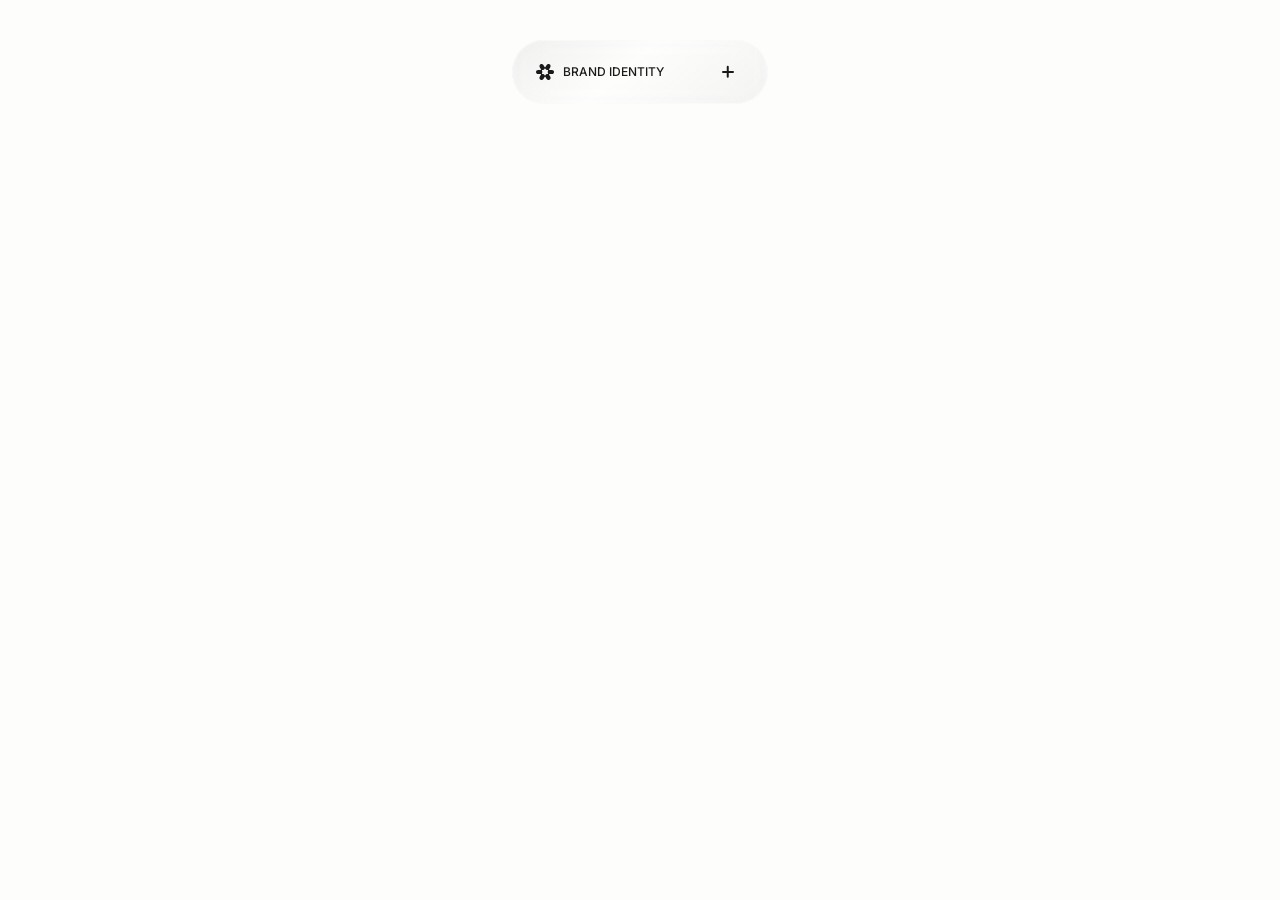
<file: heli.studio/services/brand-identity.html>
<!DOCTYPE html>
<html lang="en" data-gtm-id="GTM-M3VZZNS9"><head><meta charset="utf-8"><meta name="viewport" content="width=device-width, initial-scale=1.0"><link rel="preload" as="image" href="../images/favicon.473d6.svg"><link rel="stylesheet" href="../css/index-Cd6oxQWg.2636c.css" data-precedence="default"><link rel="stylesheet" href="../css/static-fixes.css"><title>Brand Identity Design Agency | Heli Studio</title><meta name="robots" content="index, follow"><meta name="apple-mobile-web-app-title" content="Heli studio"><meta name="theme-color" content="#ffffff"><meta name="description" content="Heli Studio is a brand identity design agency creating strategic visual identities, branding systems, and memorable digital experiences."><meta name="keywords" content="brand identity design agency, brand identity studio, brand identity agency, visual branding agency, visual identity agency, visual branding design"><meta property="og:type" content="website"><meta property="og:site_name" content="Heli Studio"><meta property="og:title" content="Brand Identity Design Agency | Heli Studio"><meta property="og:description" content="Heli Studio is a brand identity design agency creating strategic visual identities, branding systems, and memorable digital experiences."><meta property="og:url" content="https://heli.studio/services/brand-identity"><meta property="og:image" content="https://heli.studio/images/og-default.594a8.webp"><meta name="twitter:card" content="summary_large_image"><meta name="twitter:title" content="Brand Identity Design Agency | Heli Studio"><meta name="twitter:description" content="Heli Studio is a brand identity design agency creating strategic visual identities, branding systems, and memorable digital experiences."><meta name="twitter:image" content="https://heli.studio/images/og-default.594a8.webp"><link rel="preload" href="../fonts/inter-latin-wght-normal.fc06c.woff2" as="font" type="font/woff2" crossorigin="anonymous"><link rel="icon" type="image/png" href="../images/favicon-96x96.7e798.png" sizes="96x96"><link rel="icon" type="image/svg+xml" href="../images/favicon.473d6.svg"><link rel="shortcut icon" href="../images/favicon.e97bf.ico"><link rel="apple-touch-icon" sizes="180x180" href="../images/apple-touch-icon.3ce4e.png"><link rel="manifest" href="../assets/site.3d9fc.webmanifest"><link rel="canonical" href="https://heli.studio/services/brand-identity"><script type="application/ld+json">{"@context":"https://schema.org","@type":"Organization","@id":"https://heli.studio/#organization","name":"Heli Studio","url":"https://heli.studio","logo":"https://heli.studio/media/47750ea21dc8e1fe009ac42f/fav/web-app-manifest-512x512.png","email":"hi@heli.studio","description":"Heli Studio is a digital creative studio helping businesses build digital products, brands, and websites through strategy, design, and development.","sameAs":["https://www.linkedin.com/company/helistudio","https://www.behance.net/helistudio","https://dribbble.com/helistudio"]}</script><script type="application/ld+json">{"@context":"https://schema.org","@type":"WebSite","@id":"https://heli.studio/#website","name":"Heli Studio","url":"https://heli.studio","publisher":{"@id":"https://heli.studio/#organization"}}</script><script type="application/ld+json">{"@context":"https://schema.org","@type":"WebPage","@id":"https://heli.studio/services/brand-identity#webpage","url":"https://heli.studio/services/brand-identity","name":"Brand Identity Design Agency | Heli Studio","description":"Heli Studio is a brand identity design agency creating strategic visual identities, branding systems, and memorable digital experiences.","isPartOf":{"@id":"https://heli.studio/#website"},"about":{"@id":"https://heli.studio/services/brand-identity#service"}}</script><script type="application/ld+json">{"@context":"https://schema.org","@type":"Service","@id":"https://heli.studio/services/brand-identity#service","name":"Brand Identity","description":"It starts with clarity. Strategy, story, and purpose shape the foundation.","url":"https://heli.studio/services/brand-identity","image":"/media/24c60605a24f144fda32e4d0/images/services/card-verbal-identity.avif","provider":{"@id":"https://heli.studio/#organization"},"hasOfferCatalog":{"@type":"OfferCatalog","name":"Brand Identity","itemListElement":[{"@type":"Offer","itemOffered":{"@type":"Service","name":"Verbal Identity","description":"A standout brand needs strategy, not just visuals. We define your messaging, voice, tone, values, positioning, and personality to build a system that shapes your brand foundation and guides every visual expression, product experience, and customer interaction."}},{"@type":"Offer","itemOffered":{"@type":"Service","name":"Logo Design","description":"Your strategy becomes your visual foundation. We develop a unique visual identity that is based on your verbal strategy. Each element, including logos and typography, color systems, and graphic objects, works together as a scalable brand system."}},{"@type":"Offer","itemOffered":{"@type":"Service","name":"Motion Graphic","description":"A purposeful motion graphic can extend your visual identity. We produce animations and branded videos that convey ideas clearly, build recognition, and ensure consistency across digital touchpoints."}},{"@type":"Offer","itemOffered":{"@type":"Service","name":"2D & 3D Illustration","description":"Your visual language deserves lasting recognition. We design custom 2D and 3D illustrations and animations that create memorable visual assets. Every element is intentionally designed to strengthen your identity system, not as a standalone asset."}},{"@type":"Offer","itemOffered":{"@type":"Service","name":"AI Avatar Design","description":"Brands need to evolve with new forms of digital communication. We bring your brand to life through AI-powered avatars that express your brand personality and create meaningful connections between your audience and your brand."}},{"@type":"Offer","itemOffered":{"@type":"Service","name":"Brand Style Guide","description":"A distinctive identity needs a clear system behind it. We transform your visual direction into practical guidelines, defining colors, typography, layouts, and principles that help your brand remain consistent, adaptable, and recognizable."}}]}}</script><script type="application/ld+json">{"@context":"https://schema.org","@type":"FAQPage","mainEntity":[{"@type":"Question","name":"What is included in a full branding project?","acceptedAnswer":{"@type":"Answer","text":"A full branding project includes both verbal and visual identity, creating a complete foundation for how your brand communicates and appears. Your verbal identity defines your tone, voice, personality, positioning, and messaging strategy. Your visual identity shapes your logo direction, color palette, typography, imagery, and design systems."}},{"@type":"Question","name":"Why can't we access brand books and Figma files?","acceptedAnswer":{"@type":"Answer","text":"Our complete brand books and Figma files contain confidential client information that we are not authorized to share publicly. However, we're happy to walk you through selected projects in a short meeting, where we can explore the work in depth while respecting our clients' confidentiality."}},{"@type":"Question","name":"Will we receive brand guidelines and templates?","acceptedAnswer":{"@type":"Answer","text":"Yes. We create practical brand guidelines and reusable templates that help your team maintain consistency while adapting your identity across digital platforms and communication materials."}},{"@type":"Question","name":"Can you update our existing brand identity?","acceptedAnswer":{"@type":"Answer","text":"Yes. We refine existing identities by identifying opportunities, improving visual systems, and creating a stronger foundation that keeps your brand relevant, consistent, and ready for future growth."}}]}</script><script type="application/ld+json">{"@context":"https://schema.org","@type":"BreadcrumbList","itemListElement":[{"@type":"ListItem","position":1,"name":"Heli Studio","item":"https://heli.studio/"},{"@type":"ListItem","position":2,"name":"Services","item":"https://heli.studio/services"},{"@type":"ListItem","position":3,"name":"Brand Identity","item":"https://heli.studio/services/brand-identity"}]}</script></head><body class="bg-[#FDFDFC]"><noscript><iframe title="Google Tag Manager" src="https://www.googletagmanager.com/ns.html?id=GTM-M3VZZNS9" height="0" width="0" style="display:none;visibility:hidden"></iframe></noscript><style>
@font-face {
  font-family: "Inter Variable";
  font-style: normal;
  font-display: swap;
  font-weight: 100 900;
  src: url("../fonts/inter-latin-wght-normal.fc06c.woff2") format("woff2-variations");
  unicode-range:
    U+0000-00FF, U+0131, U+0152-0153, U+02BB-02BC, U+02C6, U+02DA, U+02DC, U+0304, U+0308, U+0329, U+2000-206F, U+20AC,
    U+2122, U+2191, U+2193, U+2212, U+2215, U+FEFF, U+FFFD;
}

/* Overlay-only cover: page layout loads underneath without body{position:fixed}. */
#site-loader {
  position: fixed;
  inset: 0;
  z-index: 99999;
  width: 100%;
  max-width: 100%;
  height: 100%;
  height: 100dvh;
  overflow: hidden;
  background: #fdfdfc;
  pointer-events: auto;
  touch-action: none;
  transition: opacity 50ms ease, visibility 50ms ease;
}

body[data-site-loaded] #site-loader {
  opacity: 0;
  visibility: hidden;
  pointer-events: none;
}

#site-loader-stage,
#site-loader-percent {
  transition: opacity 250ms ease;
}

body[data-site-loader-outro] #site-loader-stage,
body[data-site-loader-outro] #site-loader-percent {
  opacity: 0;
}

#site-loader-stage {
  position: absolute;
  left: 50%;
  top: 50%;
  width: min(308px, 58vw);
  height: min(308px, 58vw);
  transform: translate(-50%, -50%);
}

#site-loader-stage #hs-loader-video-wrap {
  position: absolute;
  left: 50%;
  top: 50%;
  width: 58%;
  height: 58%;
  transform: translate(-50%, -50%);
  border-radius: 50%;
  overflow: hidden;
  -webkit-mask-image: -webkit-radial-gradient(white, black);
  mask-image: radial-gradient(circle, #000 99%, transparent 100%);
  will-change: transform;
}

#site-loader-stage #hs-loader-video {
  width: 100%;
  height: 100%;
  display: block;
  object-fit: cover;
  pointer-events: none;
  /* Kill encoder fringe / near-white edges against the #fdfdfc loader bg. */
  mix-blend-mode: multiply;
  transform: scale(1.08);
}

#site-loader-stage #hs-loader-logo {
  display: none;
  width: 100%;
  height: 100%;
  object-fit: contain;
  pointer-events: none;
}

/* iOS WebKit: autoplay video is unreliable &mdash; spin the brand mark instead. */
@supports (-webkit-touch-callout: none) {
  #site-loader-stage #hs-loader-video {
    display: none !important;
  }
  #site-loader-stage #hs-loader-logo {
    display: block;
  }
}

/* Safari iOS shows a native play glyph when autoplay is blocked &mdash; hide it. */
#hs-loader-video::-webkit-media-controls {
  display: none !important;
}
#hs-loader-video::-webkit-media-controls-enclosure {
  display: none !important;
}
#hs-loader-video::-webkit-media-controls-start-playback-button {
  display: none !important;
  -webkit-appearance: none;
}

/* After the intro clip plays once, spin the frozen last frame while assets load. */
@keyframes hs-loader-spin {
  from {
    transform: translate(-50%, -50%) rotate(0deg);
  }
  to {
    transform: translate(-50%, -50%) rotate(120deg);
  }
}

body[data-site-loader-loop] #hs-loader-video-wrap {
  animation: hs-loader-spin 0.8s ease-in-out infinite;
}

body[data-site-loader-outro] #hs-loader-video-wrap {
  animation: none;
}

#site-loader-percent {
  position: absolute;
  left: 50%;
  /* Stay inside the viewport on short mobile screens (old 50%+390px overflowed). */
  top: auto;
  bottom: max(1.5rem, env(safe-area-inset-bottom, 0px) + 1.25rem);
  transform: translateX(-50%);
  margin: 0;
  font-family: "Inter Variable", Inter, ui-sans-serif, system-ui, sans-serif;
  font-size: clamp(1.25rem, 2.2vw, 1.875rem);
  font-weight: 400;
  line-height: 1.4;
  color: #000;
  white-space: nowrap;
  font-variant-numeric: tabular-nums;
}
#site-loader-recovery {
  display: none; position: absolute; left: 50%; top: calc(50% + 145px);
  transform: translateX(-50%); width: min(90vw, 360px); text-align: center;
  align-items: center; flex-direction: column; gap: 16px; padding: 12px; color: #000;
}
body[data-site-loader-slow] #site-loader-recovery { display: flex; }
#site-loader-recovery button { border: 1px solid #000; border-radius: 999px; padding: 12px 24px; cursor: pointer; }
#site-loader-recovery button:focus-visible { outline: 2px solid #000; outline-offset: 4px; }
@media (max-height: 600px) { #site-loader-recovery { top: calc(50% + 90px); } }
</style><div aria-hidden="true" class="fixed inset-0 bg-black/20 backdrop-blur-xs transition-opacity duration-300 md:hidden z-20 pointer-events-none opacity-0"></div><div class="fixed top-6 left-1/2 -translate-x-1/2 lg:top-10 max-lg:safari-mobile:top-3 z-31"><div id="site-navbar-pill" class="glass-nav relative flex max-w-[calc(100vw-3rem)] min-w-64 flex-col overflow-hidden rounded-[56px] backdrop-blur-lg"><div id="site-navbar-header" class="relative flex h-13.5 shrink-0 items-center justify-between gap-8 px-5 lg:h-auto lg:px-6 lg:py-4"><nav class="flex gap-2"><a aria-label="Heli Studio home" href="../index.html"> <svg width="19" height="16" viewbox="0 0 19 16" fill="none" xmlns="http://www.w3.org/2000/svg" class="block" aria-hidden="true"><path d="M15.9201 5.90276H13.797C13.7264 5.90276 13.6563 5.90667 13.5873 5.91337C13.6563 5.90611 13.7252 5.90164 13.7959 5.90164L13.5596 5.9022C13.1764 5.9022 12.9373 5.4923 13.1283 5.1645L13.2414 4.97183C13.2431 4.96848 13.2453 4.96569 13.2476 4.96234L14.3086 3.14628C14.8947 2.14275 14.5471 0.860562 13.5319 0.281455C13.1979 0.0904678 12.8327 0 12.4726 0C11.739 0 11.0251 0.375832 10.6322 1.04876L9.57069 2.86482C9.53621 2.92457 9.50456 2.98545 9.4763 3.04687C9.50456 2.98545 9.53452 2.92513 9.569 2.86538L9.45143 3.0681C9.25981 3.39534 8.78105 3.39534 8.58943 3.0681L8.47186 2.86538V2.86482L7.41033 1.04876C7.01749 0.375832 6.30359 1.48148e-09 5.5699 1.48148e-09C5.20984 1.48148e-09 4.8447 0.0904678 4.51064 0.281455C3.82952 0.669575 3.44911 1.37433 3.44911 2.0992C3.44911 2.45492 3.54068 2.81568 3.73399 3.14628L4.79496 4.96234C4.81304 4.9925 4.8317 5.02265 4.85091 5.05225C4.83113 5.02377 4.81248 4.99417 4.79439 4.96402L4.91309 5.16617C5.10471 5.49342 4.86505 5.90332 4.48238 5.90332L4.2461 5.90276H2.12249C1.53633 5.90276 1.00557 6.13731 0.621767 6.51705C0.237403 6.89623 0 7.42061 0 7.99972C0 8.57883 0.237403 9.10321 0.621767 9.48295C1.00557 9.86213 1.53633 10.0972 2.12249 10.0972H4.24554C4.29924 10.0972 4.35294 10.095 4.40607 10.0911C4.3535 10.0956 4.30037 10.0984 4.24667 10.0984L4.48294 10.0978C4.86561 10.0978 5.10527 10.5077 4.91366 10.8355L4.79552 11.0371C4.79496 11.0371 4.79496 11.0377 4.79496 11.0377L3.73399 12.8537C3.54068 13.1838 3.44911 13.5445 3.44911 13.9002C3.44911 14.6251 3.82952 15.3304 4.51064 15.7185C4.8447 15.909 5.20984 16 5.5699 16C6.30359 16 7.01693 15.6236 7.41033 14.9507L8.47186 13.1346C8.49786 13.0894 8.52273 13.0436 8.54478 12.9978C8.52273 13.0436 8.49956 13.0894 8.47355 13.1341L8.59113 12.9319C8.78218 12.6041 9.2615 12.6041 9.45312 12.9319L9.56448 13.1229C9.56674 13.1268 9.56843 13.1307 9.57069 13.1341C9.57069 13.1346 9.57126 13.1346 9.57126 13.1352L10.6322 14.9512C11.0251 15.6242 11.739 16 12.4726 16C12.8327 16 13.1979 15.9095 13.5319 15.7185C14.213 15.3299 14.594 14.6251 14.594 13.9002C14.594 13.5445 14.5019 13.1843 14.3091 12.8537L13.2476 11.0377C13.2301 11.0081 13.212 10.9785 13.1933 10.95C13.2126 10.9779 13.2306 11.0064 13.2482 11.036L13.1295 10.8338C12.9378 10.5066 13.1775 10.0967 13.5602 10.0967L13.7964 10.0972H15.9201C16.5062 10.0972 17.037 9.86213 17.4208 9.48295C17.8052 9.10321 18.0426 8.57883 18.0426 7.99972C18.0426 7.42061 17.8052 6.89623 17.4208 6.51705C17.037 6.13731 16.5062 5.90276 15.9201 5.90276ZM11.6497 9.99002L11.458 9.98946C11.0816 9.98052 10.6978 10.0704 10.3479 10.2704C9.98897 10.4753 9.7137 10.7685 9.53339 11.1058L9.45312 11.2437C9.2615 11.571 8.78218 11.571 8.59113 11.2437L8.49786 11.0835C8.31699 10.7551 8.04623 10.4703 7.69465 10.2698C7.36116 10.0794 6.99601 9.98946 6.63652 9.98946C6.60713 9.98946 6.5783 9.99002 6.54947 9.99113H6.39346C6.01079 9.99113 5.77113 9.58124 5.96275 9.25399L6.05827 9.09148C6.25441 8.77316 6.36802 8.39957 6.36802 7.99972C6.36802 7.79421 6.33807 7.59541 6.28211 7.40777C6.22615 7.22013 6.14419 7.0431 6.04075 6.88115L5.96218 6.74769C5.77057 6.41988 6.01023 6.00998 6.3929 6.00998L6.58282 6.01054C6.95984 6.01947 7.3442 5.92957 7.69465 5.72964C7.87496 5.62689 8.03436 5.5018 8.17059 5.35995C8.30737 5.21811 8.42099 5.05951 8.51143 4.8903L8.58943 4.75627C8.78105 4.42847 9.25981 4.42847 9.45143 4.75627L9.54582 4.91822C9.72614 5.24547 9.99688 5.52972 10.3479 5.72964C10.682 5.92007 11.046 6.01054 11.406 6.01054C11.4343 6.01054 11.4626 6.00998 11.4903 6.00886H11.6485C12.0312 6.00886 12.2709 6.41876 12.0798 6.74601L11.9831 6.91019C11.7876 7.22795 11.6745 7.60099 11.6745 7.99972C11.6745 8.20467 11.7045 8.40292 11.7604 8.59C11.8158 8.77763 11.8972 8.9541 12.0001 9.11549L12.0804 9.25231C12.272 9.58012 12.0323 9.99002 11.6497 9.99002Z" fill="currentColor"></path></svg></a><div class="relative h-[1.4em] shrink-0 overflow-hidden text-xs/[140%] font-medium uppercase"><span class="invisible inline-flex whitespace-nowrap" aria-hidden="true">Brand Identity</span><div class="absolute inset-y-0 left-0 flex items-center whitespace-nowrap">Brand Identity</div><div class="pointer-events-none absolute inset-y-0 left-0 flex items-center whitespace-nowrap opacity-0"><span class="inline-flex items-center"><a href="../index.html" class="opacity-30 transition-opacity hover:opacity-100"> <!-- -->Heli Studio</a><span class="mx-2 opacity-30">/</span></span><span class="inline-flex items-center"><a class="opacity-30 transition-opacity hover:opacity-100 active" href="../services.html" data-status="active" aria-current="page"> <!-- -->Services</a><span class="mx-2 opacity-30">/</span></span><span>Brand Identity</span></div><div class="pointer-events-none absolute inset-y-0 left-0 flex items-center whitespace-nowrap opacity-0">Heli Studio</div></div></nav><button type="button" class="group/menu-btn flex size-8 shrink-0 cursor-pointer items-center justify-center overflow-hidden rounded-full transition-colors duration-200 hover:bg-[#f1f1f1]" aria-label="Open menu" aria-expanded="false"><span class="nav-menu-icon" aria-hidden="true"><span></span><span></span></span></button></div><div class="relative h-0 overflow-hidden text-white opacity-0"><div class="flex flex-col gap-6"><div class="flex flex-col gap-4 px-6 text-sm/[140%]"><div class="flex flex-col"><a data-menu-item="true" href="../index.html" class="group inline-flex cursor-pointer items-center transition-colors duration-200 hover:text-[#FFF400]"><span aria-hidden="true" class="inline-block aspect-3/2 shrink-0 rounded-full bg-current transition-[width,margin] duration-300 mr-0 w-0 group-hover:mr-1.5 group-hover:w-4"></span>Home</a></div><div class="flex flex-col"><a data-menu-item="true" href="../works.html" class="group inline-flex cursor-pointer items-center transition-colors duration-200 hover:text-[#FFF400]"><span aria-hidden="true" class="inline-block aspect-3/2 shrink-0 rounded-full bg-current transition-[width,margin] duration-300 mr-0 w-0 group-hover:mr-1.5 group-hover:w-4"></span>Works</a></div><div class="flex flex-col"><a data-menu-item="true" class="group inline-flex cursor-pointer items-center transition-colors duration-200 hover:text-[#FFF400] active" href="../services.html" data-status="active" aria-current="page"><span aria-hidden="true" class="inline-block aspect-3/2 shrink-0 rounded-full bg-current transition-[width,margin] duration-300 mr-0 w-0 group-hover:mr-1.5 group-hover:w-4"></span>Services</a><div class="pt-4"><div class="relative flex flex-col gap-4 pl-4"><div data-menu-rail="true" class="absolute inset-y-0 left-0 h-full w-0.5 origin-top rounded-full bg-[#242424] opacity-0"></div><a data-menu-item="true" class="group inline-flex cursor-pointer items-center transition-colors duration-200 hover:text-[#FFF400] text-[#FFF400] active" href="brand-identity.html" data-status="active" aria-current="page"><span aria-hidden="true" class="inline-block aspect-3/2 shrink-0 rounded-full bg-current transition-[width,margin] duration-300 mr-1.5 w-4"></span>Brand Identity</a><a data-menu-item="true" href="product-design.html" class="group inline-flex cursor-pointer items-center transition-colors duration-200 hover:text-[#FFF400]"><span aria-hidden="true" class="inline-block aspect-3/2 shrink-0 rounded-full bg-current transition-[width,margin] duration-300 mr-0 w-0 group-hover:mr-1.5 group-hover:w-4"></span>Product Design</a><a data-menu-item="true" href="website-development.html" class="group inline-flex cursor-pointer items-center transition-colors duration-200 hover:text-[#FFF400]"><span aria-hidden="true" class="inline-block aspect-3/2 shrink-0 rounded-full bg-current transition-[width,margin] duration-300 mr-0 w-0 group-hover:mr-1.5 group-hover:w-4"></span>Development</a></div></div></div><div class="flex flex-col"><a data-menu-item="true" href="../about.html" class="group inline-flex cursor-pointer items-center transition-colors duration-200 hover:text-[#FFF400]"><span aria-hidden="true" class="inline-block aspect-3/2 shrink-0 rounded-full bg-current transition-[width,margin] duration-300 mr-0 w-0 group-hover:mr-1.5 group-hover:w-4"></span>About</a></div></div><div class="grid grid-cols-2 px-0.5 text-xs/[140%]"><a href="https://dribbble.com/helistudio" target="_blank" rel="noreferrer" class="flex items-center justify-center border-b border-[#242424] py-4 transition-colors duration-200 hover:bg-[#222] hover:text-[#FFF400] border-t border-r" data-menu-item="true">Dribbble</a><a href="https://www.behance.net/helistudio" target="_blank" rel="noreferrer" class="flex items-center justify-center border-b border-[#242424] py-4 transition-colors duration-200 hover:bg-[#222] hover:text-[#FFF400] border-t" data-menu-item="true">Behance</a><a href="https://www.linkedin.com/company/helistudio" target="_blank" rel="noreferrer" class="flex items-center justify-center border-b border-[#242424] py-4 transition-colors duration-200 hover:bg-[#222] hover:text-[#FFF400] border-r" data-menu-item="true">LinkedIn</a><a href="mailto:hi@heli.studio" class="flex items-center justify-center border-b border-[#242424] py-4 transition-colors duration-200 hover:bg-[#222] hover:text-[#FFF400]" data-menu-item="true">Email</a></div></div></div></div></div><div class="pointer-events-none fixed top-0 left-0 z-9999 hidden -translate-x-1/2 -translate-y-1/2 md:block" style="will-change:transform"><div class="relative flex items-center justify-center rounded-full will-change-transform overflow-visible" style="width:10px;height:10px"><div class="absolute top-1/2 left-1/2 -translate-x-1/2 -translate-y-1/2 rounded-[50%] will-change-transform glass-cursor is-dot" style="width:100%;height:100%"></div><div class="relative flex flex-col items-center justify-center gap-1 text-center" style="opacity:0"></div></div></div><div class="pointer-events-none fixed top-0 left-0 z-9999 hidden -translate-y-1/2 md:block" style="will-change:transform"><div class="glass-cursor relative flex items-center gap-3 rounded-full py-3 pr-6 pl-5 is-light" style="opacity:0"><svg width="24" height="24" viewbox="0 0 24 24" fill="none" xmlns="http://www.w3.org/2000/svg"><path d="M18.0001 5C18.2653 5 18.5196 5.10536 18.7072 5.29289C18.8947 5.48043 19.0001 5.73478 19.0001 6V14C19.0001 14.2652 18.8947 14.5196 18.7072 14.7071C18.5196 14.8946 18.2653 15 18.0001 15C17.7348 15 17.4805 14.8946 17.293 14.7071C17.1054 14.5196 17.0001 14.2652 17.0001 14V8.414L7.05006 18.364C6.86146 18.5462 6.60885 18.647 6.34666 18.6447C6.08446 18.6424 5.83365 18.5372 5.64824 18.3518C5.46283 18.1664 5.35766 17.9156 5.35538 17.6534C5.35311 17.3912 5.4539 17.1386 5.63606 16.95L15.5861 7H10.0001C9.73484 7 9.48049 6.89464 9.29295 6.70711C9.10542 6.51957 9.00006 6.26522 9.00006 6C9.00006 5.73478 9.10542 5.48043 9.29295 5.29289C9.48049 5.10536 9.73484 5 10.0001 5H18.0001Z" fill="currentColor"></path></svg><div class="flex flex-col items-start"><span class="text-md leading-tight font-medium whitespace-nowrap"></span></div></div></div><div id="site-floating-cta" class="fixed left-1/2 z-510 -translate-x-1/2 transition-opacity duration-300 bottom-6 lg:bottom-10 pointer-events-none opacity-0"><div></div></div><div id="smooth-wrapper"><div id="smooth-content" class="isolate"><!--$--><div class="h-svh w-full bg-[#fdfdfc]" aria-hidden="true"></div><script>(function(a,f){let l;try{l=JSON.parse(sessionStorage.getItem(a)||"{}")}catch{return}const n=l?.[f||history.state?.__TSR_key];let c=!1;for(const t in n){const e=n[t],o=e?.scrollX,s=e?.scrollY;if(Number.isFinite(o)&&Number.isFinite(s)){if(t==="window")scrollTo(o,s),c=!0;else if(t)try{const r=document.querySelector(t);r&&(r.scrollLeft=o,r.scrollTop=s)}catch{}}}if(c)return;const i=location.hash.slice(1);if(i){const t=history.state?.__hashScrollIntoViewOptions??!0;if(t){const e=document.getElementById(i);e&&e.scrollIntoView(t)}return}scrollTo(0,0)})("tsr-scroll-restoration-v1_3");document.currentScript.remove()</script><!--/$--></div></div><script src="../js/static-nav.js" defer></script></body></html>
</file>
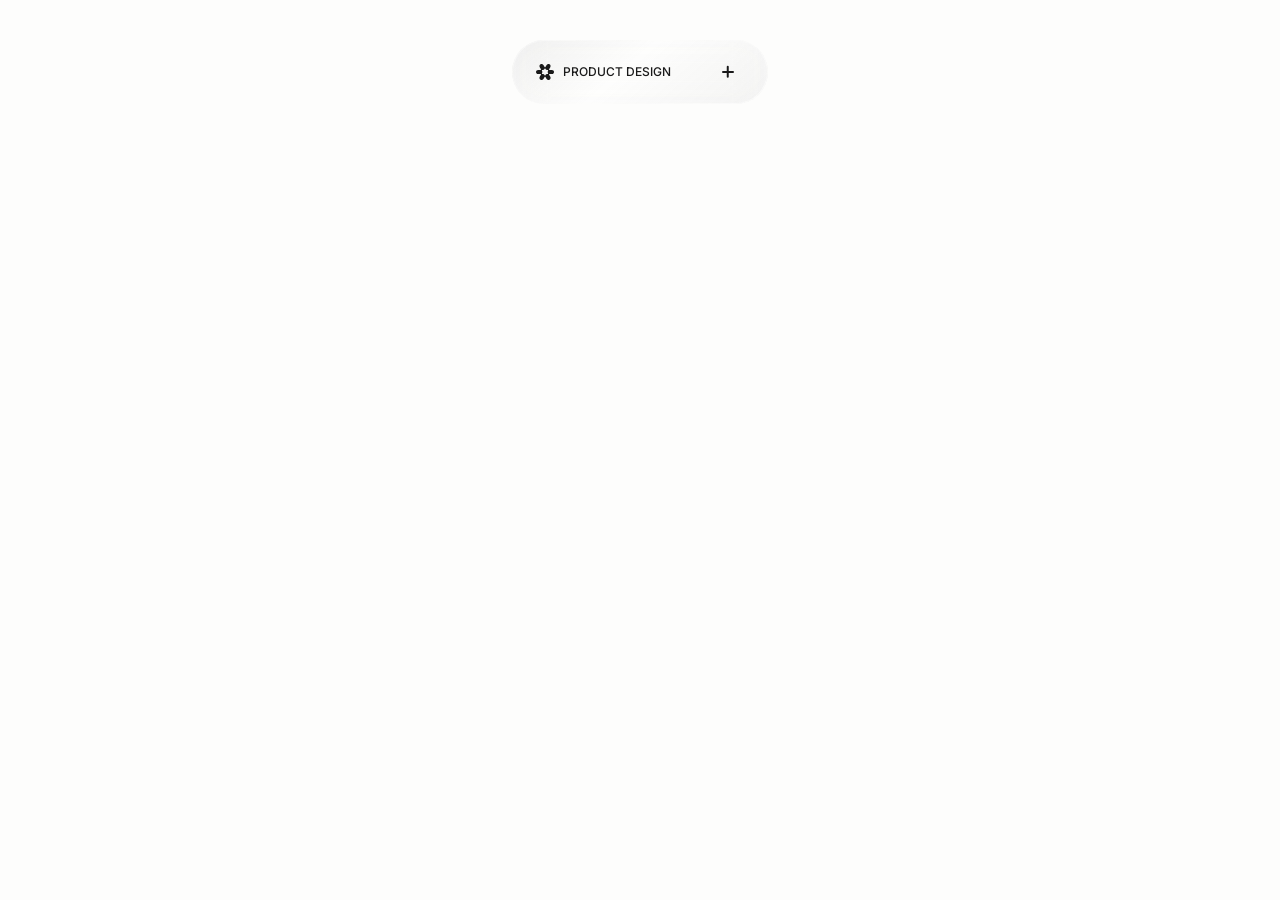
<file: heli.studio/services/product-design.html>
<!DOCTYPE html>
<html lang="en" data-gtm-id="GTM-M3VZZNS9"><head><meta charset="utf-8"><meta name="viewport" content="width=device-width, initial-scale=1.0"><link rel="preload" as="image" href="../images/favicon.473d6.svg"><link rel="stylesheet" href="../css/index-Cd6oxQWg.2636c.css" data-precedence="default"><link rel="stylesheet" href="../css/static-fixes.css"><title>Digital Product Design Agency | Heli Studio</title><meta name="robots" content="index, follow"><meta name="apple-mobile-web-app-title" content="Heli studio"><meta name="theme-color" content="#ffffff"><meta name="description" content="Design intuitive digital products with Heli Studio. We provide product strategy, UX/UI design, prototyping, and end-to-end product design services."><meta name="keywords" content="product design agency, product design service, product design studio, digital product design agency"><meta property="og:type" content="website"><meta property="og:site_name" content="Heli Studio"><meta property="og:title" content="Digital Product Design Agency | Heli Studio"><meta property="og:description" content="Design intuitive digital products with Heli Studio. We provide product strategy, UX/UI design, prototyping, and end-to-end product design services."><meta property="og:url" content="https://heli.studio/services/product-design"><meta property="og:image" content="https://heli.studio/images/og-default.594a8.webp"><meta name="twitter:card" content="summary_large_image"><meta name="twitter:title" content="Digital Product Design Agency | Heli Studio"><meta name="twitter:description" content="Design intuitive digital products with Heli Studio. We provide product strategy, UX/UI design, prototyping, and end-to-end product design services."><meta name="twitter:image" content="https://heli.studio/images/og-default.594a8.webp"><link rel="preload" href="../fonts/inter-latin-wght-normal.fc06c.woff2" as="font" type="font/woff2" crossorigin="anonymous"><link rel="icon" type="image/png" href="../images/favicon-96x96.7e798.png" sizes="96x96"><link rel="icon" type="image/svg+xml" href="../images/favicon.473d6.svg"><link rel="shortcut icon" href="../images/favicon.e97bf.ico"><link rel="apple-touch-icon" sizes="180x180" href="../images/apple-touch-icon.3ce4e.png"><link rel="manifest" href="../assets/site.3d9fc.webmanifest"><link rel="canonical" href="https://heli.studio/services/product-design"><script type="application/ld+json">{"@context":"https://schema.org","@type":"Organization","@id":"https://heli.studio/#organization","name":"Heli Studio","url":"https://heli.studio","logo":"https://heli.studio/media/47750ea21dc8e1fe009ac42f/fav/web-app-manifest-512x512.png","email":"hi@heli.studio","description":"Heli Studio is a digital creative studio helping businesses build digital products, brands, and websites through strategy, design, and development.","sameAs":["https://www.linkedin.com/company/helistudio","https://www.behance.net/helistudio","https://dribbble.com/helistudio"]}</script><script type="application/ld+json">{"@context":"https://schema.org","@type":"WebSite","@id":"https://heli.studio/#website","name":"Heli Studio","url":"https://heli.studio","publisher":{"@id":"https://heli.studio/#organization"}}</script><script type="application/ld+json">{"@context":"https://schema.org","@type":"WebPage","@id":"https://heli.studio/services/product-design#webpage","url":"https://heli.studio/services/product-design","name":"Digital Product Design Agency | Heli Studio","description":"Design intuitive digital products with Heli Studio. We provide product strategy, UX/UI design, prototyping, and end-to-end product design services.","isPartOf":{"@id":"https://heli.studio/#website"},"about":{"@id":"https://heli.studio/services/product-design#service"}}</script><script type="application/ld+json">{"@context":"https://schema.org","@type":"Service","@id":"https://heli.studio/services/product-design#service","name":"Product Design","description":"Clarity becomes interaction. Strategy-led design turns your brand into intuitive products.","url":"https://heli.studio/services/product-design","image":"/media/6e6870df76dd335f1e8cc792/images/services/card-user-research.avif","provider":{"@id":"https://heli.studio/#organization"},"hasOfferCatalog":{"@type":"OfferCatalog","name":"Product Design","itemListElement":[{"@type":"Offer","itemOffered":{"@type":"Service","name":"User Research","description":"Great products begin with understanding people. Through research, we uncover behaviors, needs, and challenges to create valuable insights that guide strategic decisions and shape intuitive, meaningful experiences."}},{"@type":"Offer","itemOffered":{"@type":"Service","name":"UX Architecture","description":"Complex products require clear structures. We define content, user flows, and interactions to build intuitive experiences that help users navigate naturally and achieve their goals with confidence."}},{"@type":"Offer","itemOffered":{"@type":"Service","name":"Wireframing & Prototyping","description":"Great products take shape through exploration. We turn early concepts into wireframes and prototypes that test ideas, uncover opportunities, refine features, and create a confident direction for development."}},{"@type":"Offer","itemOffered":{"@type":"Service","name":"UI Design","description":"A product should look as clear as it works. We create intuitive interfaces that combine visual clarity, brand expression, purposeful interactions, and your brand language to develop digital experiences users understand and trust."}},{"@type":"Offer","itemOffered":{"@type":"Service","name":"Design Systems","description":"Scalable foundations are key to growing products. We build flexible design systems with reusable components, patterns, and guidelines that improve consistency, accelerate workflows, and support long-term evolution."}},{"@type":"Offer","itemOffered":{"@type":"Service","name":"Interaction Design","description":"Every interaction counts in the user experience. We design purposeful behaviors, transitions, and responses that guide users naturally, improving usability and creating digital products that feel alive."}}]}}</script><script type="application/ld+json">{"@context":"https://schema.org","@type":"FAQPage","mainEntity":[{"@type":"Question","name":"Can you help us validate a product idea before development?","acceptedAnswer":{"@type":"Answer","text":"Yes. We start with a discovery workshop to understand your users, business goals, market needs, and product vision. Using research, user flows, prototypes, and strategic insights, we validate your idea, uncover opportunities, reduce risk, and define a clear direction"}},{"@type":"Question","name":"What information do you need from us before starting a product design project?","acceptedAnswer":{"@type":"Answer","text":"Share your product vision, business goals, users, requirements, and challenges in our Figma discovery file. During the discovery workshop, we review and validate every detail together before design begins, ensuring we start with a clear, aligned foundation."}},{"@type":"Question","name":"What deliverables will we receive at the end of the project?","acceptedAnswer":{"@type":"Answer","text":"You can expect to receive all design deliverables defined in your project proposal, delivered in Figma. Depending on your project scope, these may include research, user flows, wireframes, prototypes, UI designs, and design system components to support development."}},{"@type":"Question","name":"What is the difference between UI and UX design?","acceptedAnswer":{"@type":"Answer","text":"UX design focuses on how users interact with a product by creating clear structures, smooth journeys, and intuitive experiences. UI design focuses on how the product looks and feels through visual elements, layouts, and interactive details. Together, they create a product that is both functional and engaging."}}]}</script><script type="application/ld+json">{"@context":"https://schema.org","@type":"BreadcrumbList","itemListElement":[{"@type":"ListItem","position":1,"name":"Heli Studio","item":"https://heli.studio/"},{"@type":"ListItem","position":2,"name":"Services","item":"https://heli.studio/services"},{"@type":"ListItem","position":3,"name":"Product Design","item":"https://heli.studio/services/product-design"}]}</script></head><body class="bg-[#FDFDFC]"><noscript><iframe title="Google Tag Manager" src="https://www.googletagmanager.com/ns.html?id=GTM-M3VZZNS9" height="0" width="0" style="display:none;visibility:hidden"></iframe></noscript><style>
@font-face {
  font-family: "Inter Variable";
  font-style: normal;
  font-display: swap;
  font-weight: 100 900;
  src: url("../fonts/inter-latin-wght-normal.fc06c.woff2") format("woff2-variations");
  unicode-range:
    U+0000-00FF, U+0131, U+0152-0153, U+02BB-02BC, U+02C6, U+02DA, U+02DC, U+0304, U+0308, U+0329, U+2000-206F, U+20AC,
    U+2122, U+2191, U+2193, U+2212, U+2215, U+FEFF, U+FFFD;
}

/* Overlay-only cover: page layout loads underneath without body{position:fixed}. */
#site-loader {
  position: fixed;
  inset: 0;
  z-index: 99999;
  width: 100%;
  max-width: 100%;
  height: 100%;
  height: 100dvh;
  overflow: hidden;
  background: #fdfdfc;
  pointer-events: auto;
  touch-action: none;
  transition: opacity 50ms ease, visibility 50ms ease;
}

body[data-site-loaded] #site-loader {
  opacity: 0;
  visibility: hidden;
  pointer-events: none;
}

#site-loader-stage,
#site-loader-percent {
  transition: opacity 250ms ease;
}

body[data-site-loader-outro] #site-loader-stage,
body[data-site-loader-outro] #site-loader-percent {
  opacity: 0;
}

#site-loader-stage {
  position: absolute;
  left: 50%;
  top: 50%;
  width: min(308px, 58vw);
  height: min(308px, 58vw);
  transform: translate(-50%, -50%);
}

#site-loader-stage #hs-loader-video-wrap {
  position: absolute;
  left: 50%;
  top: 50%;
  width: 58%;
  height: 58%;
  transform: translate(-50%, -50%);
  border-radius: 50%;
  overflow: hidden;
  -webkit-mask-image: -webkit-radial-gradient(white, black);
  mask-image: radial-gradient(circle, #000 99%, transparent 100%);
  will-change: transform;
}

#site-loader-stage #hs-loader-video {
  width: 100%;
  height: 100%;
  display: block;
  object-fit: cover;
  pointer-events: none;
  /* Kill encoder fringe / near-white edges against the #fdfdfc loader bg. */
  mix-blend-mode: multiply;
  transform: scale(1.08);
}

#site-loader-stage #hs-loader-logo {
  display: none;
  width: 100%;
  height: 100%;
  object-fit: contain;
  pointer-events: none;
}

/* iOS WebKit: autoplay video is unreliable &mdash; spin the brand mark instead. */
@supports (-webkit-touch-callout: none) {
  #site-loader-stage #hs-loader-video {
    display: none !important;
  }
  #site-loader-stage #hs-loader-logo {
    display: block;
  }
}

/* Safari iOS shows a native play glyph when autoplay is blocked &mdash; hide it. */
#hs-loader-video::-webkit-media-controls {
  display: none !important;
}
#hs-loader-video::-webkit-media-controls-enclosure {
  display: none !important;
}
#hs-loader-video::-webkit-media-controls-start-playback-button {
  display: none !important;
  -webkit-appearance: none;
}

/* After the intro clip plays once, spin the frozen last frame while assets load. */
@keyframes hs-loader-spin {
  from {
    transform: translate(-50%, -50%) rotate(0deg);
  }
  to {
    transform: translate(-50%, -50%) rotate(120deg);
  }
}

body[data-site-loader-loop] #hs-loader-video-wrap {
  animation: hs-loader-spin 0.8s ease-in-out infinite;
}

body[data-site-loader-outro] #hs-loader-video-wrap {
  animation: none;
}

#site-loader-percent {
  position: absolute;
  left: 50%;
  /* Stay inside the viewport on short mobile screens (old 50%+390px overflowed). */
  top: auto;
  bottom: max(1.5rem, env(safe-area-inset-bottom, 0px) + 1.25rem);
  transform: translateX(-50%);
  margin: 0;
  font-family: "Inter Variable", Inter, ui-sans-serif, system-ui, sans-serif;
  font-size: clamp(1.25rem, 2.2vw, 1.875rem);
  font-weight: 400;
  line-height: 1.4;
  color: #000;
  white-space: nowrap;
  font-variant-numeric: tabular-nums;
}
#site-loader-recovery {
  display: none; position: absolute; left: 50%; top: calc(50% + 145px);
  transform: translateX(-50%); width: min(90vw, 360px); text-align: center;
  align-items: center; flex-direction: column; gap: 16px; padding: 12px; color: #000;
}
body[data-site-loader-slow] #site-loader-recovery { display: flex; }
#site-loader-recovery button { border: 1px solid #000; border-radius: 999px; padding: 12px 24px; cursor: pointer; }
#site-loader-recovery button:focus-visible { outline: 2px solid #000; outline-offset: 4px; }
@media (max-height: 600px) { #site-loader-recovery { top: calc(50% + 90px); } }
</style><div aria-hidden="true" class="fixed inset-0 bg-black/20 backdrop-blur-xs transition-opacity duration-300 md:hidden z-20 pointer-events-none opacity-0"></div><div class="fixed top-6 left-1/2 -translate-x-1/2 lg:top-10 max-lg:safari-mobile:top-3 z-31"><div id="site-navbar-pill" class="glass-nav relative flex max-w-[calc(100vw-3rem)] min-w-64 flex-col overflow-hidden rounded-[56px] backdrop-blur-lg"><div id="site-navbar-header" class="relative flex h-13.5 shrink-0 items-center justify-between gap-8 px-5 lg:h-auto lg:px-6 lg:py-4"><nav class="flex gap-2"><a aria-label="Heli Studio home" href="../index.html"> <svg width="19" height="16" viewbox="0 0 19 16" fill="none" xmlns="http://www.w3.org/2000/svg" class="block" aria-hidden="true"><path d="M15.9201 5.90276H13.797C13.7264 5.90276 13.6563 5.90667 13.5873 5.91337C13.6563 5.90611 13.7252 5.90164 13.7959 5.90164L13.5596 5.9022C13.1764 5.9022 12.9373 5.4923 13.1283 5.1645L13.2414 4.97183C13.2431 4.96848 13.2453 4.96569 13.2476 4.96234L14.3086 3.14628C14.8947 2.14275 14.5471 0.860562 13.5319 0.281455C13.1979 0.0904678 12.8327 0 12.4726 0C11.739 0 11.0251 0.375832 10.6322 1.04876L9.57069 2.86482C9.53621 2.92457 9.50456 2.98545 9.4763 3.04687C9.50456 2.98545 9.53452 2.92513 9.569 2.86538L9.45143 3.0681C9.25981 3.39534 8.78105 3.39534 8.58943 3.0681L8.47186 2.86538V2.86482L7.41033 1.04876C7.01749 0.375832 6.30359 1.48148e-09 5.5699 1.48148e-09C5.20984 1.48148e-09 4.8447 0.0904678 4.51064 0.281455C3.82952 0.669575 3.44911 1.37433 3.44911 2.0992C3.44911 2.45492 3.54068 2.81568 3.73399 3.14628L4.79496 4.96234C4.81304 4.9925 4.8317 5.02265 4.85091 5.05225C4.83113 5.02377 4.81248 4.99417 4.79439 4.96402L4.91309 5.16617C5.10471 5.49342 4.86505 5.90332 4.48238 5.90332L4.2461 5.90276H2.12249C1.53633 5.90276 1.00557 6.13731 0.621767 6.51705C0.237403 6.89623 0 7.42061 0 7.99972C0 8.57883 0.237403 9.10321 0.621767 9.48295C1.00557 9.86213 1.53633 10.0972 2.12249 10.0972H4.24554C4.29924 10.0972 4.35294 10.095 4.40607 10.0911C4.3535 10.0956 4.30037 10.0984 4.24667 10.0984L4.48294 10.0978C4.86561 10.0978 5.10527 10.5077 4.91366 10.8355L4.79552 11.0371C4.79496 11.0371 4.79496 11.0377 4.79496 11.0377L3.73399 12.8537C3.54068 13.1838 3.44911 13.5445 3.44911 13.9002C3.44911 14.6251 3.82952 15.3304 4.51064 15.7185C4.8447 15.909 5.20984 16 5.5699 16C6.30359 16 7.01693 15.6236 7.41033 14.9507L8.47186 13.1346C8.49786 13.0894 8.52273 13.0436 8.54478 12.9978C8.52273 13.0436 8.49956 13.0894 8.47355 13.1341L8.59113 12.9319C8.78218 12.6041 9.2615 12.6041 9.45312 12.9319L9.56448 13.1229C9.56674 13.1268 9.56843 13.1307 9.57069 13.1341C9.57069 13.1346 9.57126 13.1346 9.57126 13.1352L10.6322 14.9512C11.0251 15.6242 11.739 16 12.4726 16C12.8327 16 13.1979 15.9095 13.5319 15.7185C14.213 15.3299 14.594 14.6251 14.594 13.9002C14.594 13.5445 14.5019 13.1843 14.3091 12.8537L13.2476 11.0377C13.2301 11.0081 13.212 10.9785 13.1933 10.95C13.2126 10.9779 13.2306 11.0064 13.2482 11.036L13.1295 10.8338C12.9378 10.5066 13.1775 10.0967 13.5602 10.0967L13.7964 10.0972H15.9201C16.5062 10.0972 17.037 9.86213 17.4208 9.48295C17.8052 9.10321 18.0426 8.57883 18.0426 7.99972C18.0426 7.42061 17.8052 6.89623 17.4208 6.51705C17.037 6.13731 16.5062 5.90276 15.9201 5.90276ZM11.6497 9.99002L11.458 9.98946C11.0816 9.98052 10.6978 10.0704 10.3479 10.2704C9.98897 10.4753 9.7137 10.7685 9.53339 11.1058L9.45312 11.2437C9.2615 11.571 8.78218 11.571 8.59113 11.2437L8.49786 11.0835C8.31699 10.7551 8.04623 10.4703 7.69465 10.2698C7.36116 10.0794 6.99601 9.98946 6.63652 9.98946C6.60713 9.98946 6.5783 9.99002 6.54947 9.99113H6.39346C6.01079 9.99113 5.77113 9.58124 5.96275 9.25399L6.05827 9.09148C6.25441 8.77316 6.36802 8.39957 6.36802 7.99972C6.36802 7.79421 6.33807 7.59541 6.28211 7.40777C6.22615 7.22013 6.14419 7.0431 6.04075 6.88115L5.96218 6.74769C5.77057 6.41988 6.01023 6.00998 6.3929 6.00998L6.58282 6.01054C6.95984 6.01947 7.3442 5.92957 7.69465 5.72964C7.87496 5.62689 8.03436 5.5018 8.17059 5.35995C8.30737 5.21811 8.42099 5.05951 8.51143 4.8903L8.58943 4.75627C8.78105 4.42847 9.25981 4.42847 9.45143 4.75627L9.54582 4.91822C9.72614 5.24547 9.99688 5.52972 10.3479 5.72964C10.682 5.92007 11.046 6.01054 11.406 6.01054C11.4343 6.01054 11.4626 6.00998 11.4903 6.00886H11.6485C12.0312 6.00886 12.2709 6.41876 12.0798 6.74601L11.9831 6.91019C11.7876 7.22795 11.6745 7.60099 11.6745 7.99972C11.6745 8.20467 11.7045 8.40292 11.7604 8.59C11.8158 8.77763 11.8972 8.9541 12.0001 9.11549L12.0804 9.25231C12.272 9.58012 12.0323 9.99002 11.6497 9.99002Z" fill="currentColor"></path></svg></a><div class="relative h-[1.4em] shrink-0 overflow-hidden text-xs/[140%] font-medium uppercase"><span class="invisible inline-flex whitespace-nowrap" aria-hidden="true">Product Design</span><div class="absolute inset-y-0 left-0 flex items-center whitespace-nowrap">Product Design</div><div class="pointer-events-none absolute inset-y-0 left-0 flex items-center whitespace-nowrap opacity-0"><span class="inline-flex items-center"><a href="../index.html" class="opacity-30 transition-opacity hover:opacity-100"> <!-- -->Heli Studio</a><span class="mx-2 opacity-30">/</span></span><span class="inline-flex items-center"><a class="opacity-30 transition-opacity hover:opacity-100 active" href="../services.html" data-status="active" aria-current="page"> <!-- -->Services</a><span class="mx-2 opacity-30">/</span></span><span>Product Design</span></div><div class="pointer-events-none absolute inset-y-0 left-0 flex items-center whitespace-nowrap opacity-0">Heli Studio</div></div></nav><button type="button" class="group/menu-btn flex size-8 shrink-0 cursor-pointer items-center justify-center overflow-hidden rounded-full transition-colors duration-200 hover:bg-[#f1f1f1]" aria-label="Open menu" aria-expanded="false"><span class="nav-menu-icon" aria-hidden="true"><span></span><span></span></span></button></div><div class="relative h-0 overflow-hidden text-white opacity-0"><div class="flex flex-col gap-6"><div class="flex flex-col gap-4 px-6 text-sm/[140%]"><div class="flex flex-col"><a data-menu-item="true" href="../index.html" class="group inline-flex cursor-pointer items-center transition-colors duration-200 hover:text-[#FFF400]"><span aria-hidden="true" class="inline-block aspect-3/2 shrink-0 rounded-full bg-current transition-[width,margin] duration-300 mr-0 w-0 group-hover:mr-1.5 group-hover:w-4"></span>Home</a></div><div class="flex flex-col"><a data-menu-item="true" href="../works.html" class="group inline-flex cursor-pointer items-center transition-colors duration-200 hover:text-[#FFF400]"><span aria-hidden="true" class="inline-block aspect-3/2 shrink-0 rounded-full bg-current transition-[width,margin] duration-300 mr-0 w-0 group-hover:mr-1.5 group-hover:w-4"></span>Works</a></div><div class="flex flex-col"><a data-menu-item="true" class="group inline-flex cursor-pointer items-center transition-colors duration-200 hover:text-[#FFF400] active" href="../services.html" data-status="active" aria-current="page"><span aria-hidden="true" class="inline-block aspect-3/2 shrink-0 rounded-full bg-current transition-[width,margin] duration-300 mr-0 w-0 group-hover:mr-1.5 group-hover:w-4"></span>Services</a><div class="pt-4"><div class="relative flex flex-col gap-4 pl-4"><div data-menu-rail="true" class="absolute inset-y-0 left-0 h-full w-0.5 origin-top rounded-full bg-[#242424] opacity-0"></div><a data-menu-item="true" href="brand-identity.html" class="group inline-flex cursor-pointer items-center transition-colors duration-200 hover:text-[#FFF400]"><span aria-hidden="true" class="inline-block aspect-3/2 shrink-0 rounded-full bg-current transition-[width,margin] duration-300 mr-0 w-0 group-hover:mr-1.5 group-hover:w-4"></span>Brand Identity</a><a data-menu-item="true" class="group inline-flex cursor-pointer items-center transition-colors duration-200 hover:text-[#FFF400] text-[#FFF400] active" href="product-design.html" data-status="active" aria-current="page"><span aria-hidden="true" class="inline-block aspect-3/2 shrink-0 rounded-full bg-current transition-[width,margin] duration-300 mr-1.5 w-4"></span>Product Design</a><a data-menu-item="true" href="website-development.html" class="group inline-flex cursor-pointer items-center transition-colors duration-200 hover:text-[#FFF400]"><span aria-hidden="true" class="inline-block aspect-3/2 shrink-0 rounded-full bg-current transition-[width,margin] duration-300 mr-0 w-0 group-hover:mr-1.5 group-hover:w-4"></span>Development</a></div></div></div><div class="flex flex-col"><a data-menu-item="true" href="../about.html" class="group inline-flex cursor-pointer items-center transition-colors duration-200 hover:text-[#FFF400]"><span aria-hidden="true" class="inline-block aspect-3/2 shrink-0 rounded-full bg-current transition-[width,margin] duration-300 mr-0 w-0 group-hover:mr-1.5 group-hover:w-4"></span>About</a></div></div><div class="grid grid-cols-2 px-0.5 text-xs/[140%]"><a href="https://dribbble.com/helistudio" target="_blank" rel="noreferrer" class="flex items-center justify-center border-b border-[#242424] py-4 transition-colors duration-200 hover:bg-[#222] hover:text-[#FFF400] border-t border-r" data-menu-item="true">Dribbble</a><a href="https://www.behance.net/helistudio" target="_blank" rel="noreferrer" class="flex items-center justify-center border-b border-[#242424] py-4 transition-colors duration-200 hover:bg-[#222] hover:text-[#FFF400] border-t" data-menu-item="true">Behance</a><a href="https://www.linkedin.com/company/helistudio" target="_blank" rel="noreferrer" class="flex items-center justify-center border-b border-[#242424] py-4 transition-colors duration-200 hover:bg-[#222] hover:text-[#FFF400] border-r" data-menu-item="true">LinkedIn</a><a href="mailto:hi@heli.studio" class="flex items-center justify-center border-b border-[#242424] py-4 transition-colors duration-200 hover:bg-[#222] hover:text-[#FFF400]" data-menu-item="true">Email</a></div></div></div></div></div><div class="pointer-events-none fixed top-0 left-0 z-9999 hidden -translate-x-1/2 -translate-y-1/2 md:block" style="will-change:transform"><div class="relative flex items-center justify-center rounded-full will-change-transform overflow-visible" style="width:10px;height:10px"><div class="absolute top-1/2 left-1/2 -translate-x-1/2 -translate-y-1/2 rounded-[50%] will-change-transform glass-cursor is-dot" style="width:100%;height:100%"></div><div class="relative flex flex-col items-center justify-center gap-1 text-center" style="opacity:0"></div></div></div><div class="pointer-events-none fixed top-0 left-0 z-9999 hidden -translate-y-1/2 md:block" style="will-change:transform"><div class="glass-cursor relative flex items-center gap-3 rounded-full py-3 pr-6 pl-5 is-light" style="opacity:0"><svg width="24" height="24" viewbox="0 0 24 24" fill="none" xmlns="http://www.w3.org/2000/svg"><path d="M18.0001 5C18.2653 5 18.5196 5.10536 18.7072 5.29289C18.8947 5.48043 19.0001 5.73478 19.0001 6V14C19.0001 14.2652 18.8947 14.5196 18.7072 14.7071C18.5196 14.8946 18.2653 15 18.0001 15C17.7348 15 17.4805 14.8946 17.293 14.7071C17.1054 14.5196 17.0001 14.2652 17.0001 14V8.414L7.05006 18.364C6.86146 18.5462 6.60885 18.647 6.34666 18.6447C6.08446 18.6424 5.83365 18.5372 5.64824 18.3518C5.46283 18.1664 5.35766 17.9156 5.35538 17.6534C5.35311 17.3912 5.4539 17.1386 5.63606 16.95L15.5861 7H10.0001C9.73484 7 9.48049 6.89464 9.29295 6.70711C9.10542 6.51957 9.00006 6.26522 9.00006 6C9.00006 5.73478 9.10542 5.48043 9.29295 5.29289C9.48049 5.10536 9.73484 5 10.0001 5H18.0001Z" fill="currentColor"></path></svg><div class="flex flex-col items-start"><span class="text-md leading-tight font-medium whitespace-nowrap"></span></div></div></div><div id="site-floating-cta" class="fixed left-1/2 z-510 -translate-x-1/2 transition-opacity duration-300 bottom-6 lg:bottom-10 pointer-events-none opacity-0"><div></div></div><div id="smooth-wrapper"><div id="smooth-content" class="isolate"><!--$--><div class="h-svh w-full bg-[#fdfdfc]" aria-hidden="true"></div><script>(function(a,f){let l;try{l=JSON.parse(sessionStorage.getItem(a)||"{}")}catch{return}const n=l?.[f||history.state?.__TSR_key];let c=!1;for(const t in n){const e=n[t],o=e?.scrollX,s=e?.scrollY;if(Number.isFinite(o)&&Number.isFinite(s)){if(t==="window")scrollTo(o,s),c=!0;else if(t)try{const r=document.querySelector(t);r&&(r.scrollLeft=o,r.scrollTop=s)}catch{}}}if(c)return;const i=location.hash.slice(1);if(i){const t=history.state?.__hashScrollIntoViewOptions??!0;if(t){const e=document.getElementById(i);e&&e.scrollIntoView(t)}return}scrollTo(0,0)})("tsr-scroll-restoration-v1_3");document.currentScript.remove()</script><!--/$--></div></div><script src="../js/static-nav.js" defer></script></body></html>
</file>
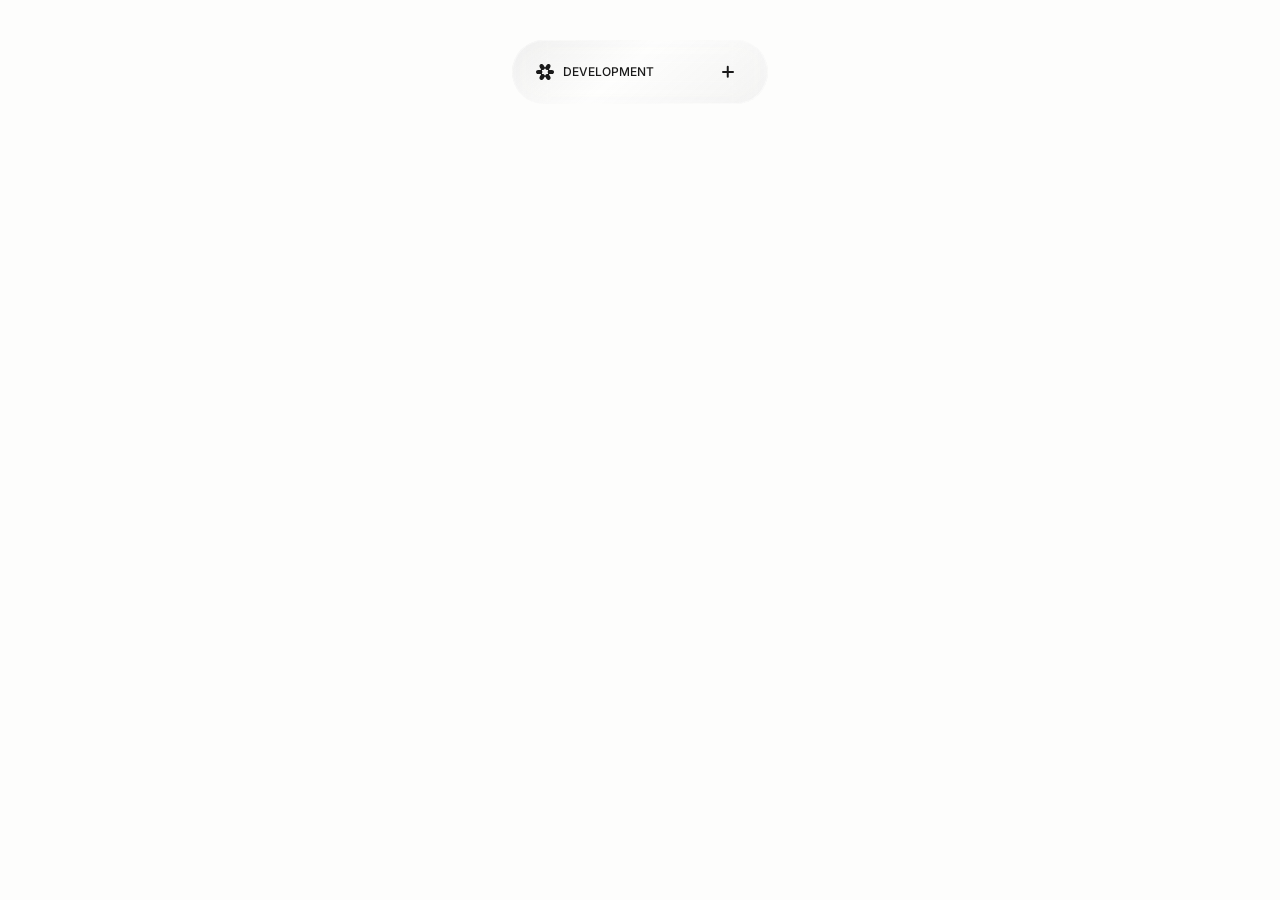
<file: heli.studio/services/website-development.html>
<!DOCTYPE html>
<html lang="en" data-gtm-id="GTM-M3VZZNS9"><head><meta charset="utf-8"><meta name="viewport" content="width=device-width, initial-scale=1.0"><link rel="preload" as="image" href="../images/favicon.473d6.svg"><link rel="stylesheet" href="../css/index-Cd6oxQWg.2636c.css" data-precedence="default"><link rel="stylesheet" href="../css/static-fixes.css"><title>Web Design Services | Heli Studio</title><meta name="robots" content="index, follow"><meta name="apple-mobile-web-app-title" content="Heli studio"><meta name="theme-color" content="#ffffff"><meta name="description" content="Custom web design and development services to build responsive, high-performance websites that help your business grow."><meta name="keywords" content="web design agency, web design service, web development service, web development agency, web design company"><meta property="og:type" content="website"><meta property="og:site_name" content="Heli Studio"><meta property="og:title" content="Web Design Services | Heli Studio"><meta property="og:description" content="Custom web design and development services to build responsive, high-performance websites that help your business grow."><meta property="og:url" content="https://heli.studio/services/website-development"><meta property="og:image" content="https://heli.studio/images/og-default.594a8.webp"><meta name="twitter:card" content="summary_large_image"><meta name="twitter:title" content="Web Design Services | Heli Studio"><meta name="twitter:description" content="Custom web design and development services to build responsive, high-performance websites that help your business grow."><meta name="twitter:image" content="https://heli.studio/images/og-default.594a8.webp"><link rel="preload" href="../fonts/inter-latin-wght-normal.fc06c.woff2" as="font" type="font/woff2" crossorigin="anonymous"><link rel="icon" type="image/png" href="../images/favicon-96x96.7e798.png" sizes="96x96"><link rel="icon" type="image/svg+xml" href="../images/favicon.473d6.svg"><link rel="shortcut icon" href="../images/favicon.e97bf.ico"><link rel="apple-touch-icon" sizes="180x180" href="../images/apple-touch-icon.3ce4e.png"><link rel="manifest" href="../assets/site.3d9fc.webmanifest"><link rel="canonical" href="https://heli.studio/services/website-development"><script type="application/ld+json">{"@context":"https://schema.org","@type":"Organization","@id":"https://heli.studio/#organization","name":"Heli Studio","url":"https://heli.studio","logo":"https://heli.studio/media/47750ea21dc8e1fe009ac42f/fav/web-app-manifest-512x512.png","email":"hi@heli.studio","description":"Heli Studio is a digital creative studio helping businesses build digital products, brands, and websites through strategy, design, and development.","sameAs":["https://www.linkedin.com/company/helistudio","https://www.behance.net/helistudio","https://dribbble.com/helistudio"]}</script><script type="application/ld+json">{"@context":"https://schema.org","@type":"WebSite","@id":"https://heli.studio/#website","name":"Heli Studio","url":"https://heli.studio","publisher":{"@id":"https://heli.studio/#organization"}}</script><script type="application/ld+json">{"@context":"https://schema.org","@type":"WebPage","@id":"https://heli.studio/services/website-development#webpage","url":"https://heli.studio/services/website-development","name":"Web Design Services | Heli Studio","description":"Custom web design and development services to build responsive, high-performance websites that help your business grow.","isPartOf":{"@id":"https://heli.studio/#website"},"about":{"@id":"https://heli.studio/services/website-development#service"}}</script><script type="application/ld+json">{"@context":"https://schema.org","@type":"Service","@id":"https://heli.studio/services/website-development#service","name":"Development","description":"Interaction becomes growth. Brand-driven experiences build lasting momentum.","url":"https://heli.studio/services/website-development","image":"/media/c7fbb85ae33c0cf61bdb617b/images/services/card-front-end-development.avif","provider":{"@id":"https://heli.studio/#organization"},"hasOfferCatalog":{"@type":"OfferCatalog","name":"Development","itemListElement":[{"@type":"Offer","itemOffered":{"@type":"Service","name":"Front-End Development","description":"Thoughtful design becomes real through precise development. We transform designs into responsive, accessible interfaces that preserve every detail while ensuring consistency across every screen."}},{"@type":"Offer","itemOffered":{"@type":"Service","name":"Interactive Web Development","description":"Every interaction should have a purpose. We develop meaningful animations and dynamic interfaces that guide users naturally, strengthen your brand, and make every journey feel intuitive."}},{"@type":"Offer","itemOffered":{"@type":"Service","name":"Framer Development","description":"Your vision deserves seamless execution. We build high-performance, no-code Framer websites with refined design, intuitive experiences, and easy content management, so you can update your site without touching code."}},{"@type":"Offer","itemOffered":{"@type":"Service","name":"Webflow Development","description":"Structure creates flexibility. We build scalable, no-code Webflow websites with organized content and responsive layouts, making it easy to update and manage your site as your business evolves."}},{"@type":"Offer","itemOffered":{"@type":"Service","name":"WordPress Development","description":"A reliable website is built to evolve. We develop custom WordPress websites with intuitive content management, dependable performance, and clean architecture that makes everyday updates simple."}},{"@type":"Offer","itemOffered":{"@type":"Service","name":"Website Optimization","description":"A launched website should continue evolving. Through continuous optimization of speed, accessibility, SEO, and technical quality, we keep your website efficient, reliable, and future-ready for user expectations, technology, and business needs."}}]}}</script><script type="application/ld+json">{"@context":"https://schema.org","@type":"FAQPage","mainEntity":[{"@type":"Question","name":"What information do you need from us before starting?","acceptedAnswer":{"@type":"Answer","text":"You need to share your brand vision, business goals, audience insights, content, required features, platform preferences, and technical requirements. These details help create a digital experience built around your needs."}},{"@type":"Question","name":"What tools and technologies do you use for website development?","acceptedAnswer":{"@type":"Answer","text":"We use industry-leading tools such as Figma for interface design, Webflow and Framer for modern web experiences, and WordPress for flexible content-driven websites."}},{"@type":"Question","name":"Can we update the site after launch?","acceptedAnswer":{"@type":"Answer","text":"Yes. We build websites with flexibility in mind, allowing your team to manage content, make updates, and scale your digital presence as your business evolves."}},{"@type":"Question","name":"What are the key stages of a web project?","acceptedAnswer":{"@type":"Answer","text":"Every project follows a structured process: discovery, strategy, design, development, testing, and launch. We collaborate closely throughout each stage to create a website that supports your goals and delivers lasting value."}}]}</script><script type="application/ld+json">{"@context":"https://schema.org","@type":"BreadcrumbList","itemListElement":[{"@type":"ListItem","position":1,"name":"Heli Studio","item":"https://heli.studio/"},{"@type":"ListItem","position":2,"name":"Services","item":"https://heli.studio/services"},{"@type":"ListItem","position":3,"name":"Development","item":"https://heli.studio/services/website-development"}]}</script></head><body class="bg-[#FDFDFC]"><noscript><iframe title="Google Tag Manager" src="https://www.googletagmanager.com/ns.html?id=GTM-M3VZZNS9" height="0" width="0" style="display:none;visibility:hidden"></iframe></noscript><style>
@font-face {
  font-family: "Inter Variable";
  font-style: normal;
  font-display: swap;
  font-weight: 100 900;
  src: url("../fonts/inter-latin-wght-normal.fc06c.woff2") format("woff2-variations");
  unicode-range:
    U+0000-00FF, U+0131, U+0152-0153, U+02BB-02BC, U+02C6, U+02DA, U+02DC, U+0304, U+0308, U+0329, U+2000-206F, U+20AC,
    U+2122, U+2191, U+2193, U+2212, U+2215, U+FEFF, U+FFFD;
}

/* Overlay-only cover: page layout loads underneath without body{position:fixed}. */
#site-loader {
  position: fixed;
  inset: 0;
  z-index: 99999;
  width: 100%;
  max-width: 100%;
  height: 100%;
  height: 100dvh;
  overflow: hidden;
  background: #fdfdfc;
  pointer-events: auto;
  touch-action: none;
  transition: opacity 50ms ease, visibility 50ms ease;
}

body[data-site-loaded] #site-loader {
  opacity: 0;
  visibility: hidden;
  pointer-events: none;
}

#site-loader-stage,
#site-loader-percent {
  transition: opacity 250ms ease;
}

body[data-site-loader-outro] #site-loader-stage,
body[data-site-loader-outro] #site-loader-percent {
  opacity: 0;
}

#site-loader-stage {
  position: absolute;
  left: 50%;
  top: 50%;
  width: min(308px, 58vw);
  height: min(308px, 58vw);
  transform: translate(-50%, -50%);
}

#site-loader-stage #hs-loader-video-wrap {
  position: absolute;
  left: 50%;
  top: 50%;
  width: 58%;
  height: 58%;
  transform: translate(-50%, -50%);
  border-radius: 50%;
  overflow: hidden;
  -webkit-mask-image: -webkit-radial-gradient(white, black);
  mask-image: radial-gradient(circle, #000 99%, transparent 100%);
  will-change: transform;
}

#site-loader-stage #hs-loader-video {
  width: 100%;
  height: 100%;
  display: block;
  object-fit: cover;
  pointer-events: none;
  /* Kill encoder fringe / near-white edges against the #fdfdfc loader bg. */
  mix-blend-mode: multiply;
  transform: scale(1.08);
}

#site-loader-stage #hs-loader-logo {
  display: none;
  width: 100%;
  height: 100%;
  object-fit: contain;
  pointer-events: none;
}

/* iOS WebKit: autoplay video is unreliable &mdash; spin the brand mark instead. */
@supports (-webkit-touch-callout: none) {
  #site-loader-stage #hs-loader-video {
    display: none !important;
  }
  #site-loader-stage #hs-loader-logo {
    display: block;
  }
}

/* Safari iOS shows a native play glyph when autoplay is blocked &mdash; hide it. */
#hs-loader-video::-webkit-media-controls {
  display: none !important;
}
#hs-loader-video::-webkit-media-controls-enclosure {
  display: none !important;
}
#hs-loader-video::-webkit-media-controls-start-playback-button {
  display: none !important;
  -webkit-appearance: none;
}

/* After the intro clip plays once, spin the frozen last frame while assets load. */
@keyframes hs-loader-spin {
  from {
    transform: translate(-50%, -50%) rotate(0deg);
  }
  to {
    transform: translate(-50%, -50%) rotate(120deg);
  }
}

body[data-site-loader-loop] #hs-loader-video-wrap {
  animation: hs-loader-spin 0.8s ease-in-out infinite;
}

body[data-site-loader-outro] #hs-loader-video-wrap {
  animation: none;
}

#site-loader-percent {
  position: absolute;
  left: 50%;
  /* Stay inside the viewport on short mobile screens (old 50%+390px overflowed). */
  top: auto;
  bottom: max(1.5rem, env(safe-area-inset-bottom, 0px) + 1.25rem);
  transform: translateX(-50%);
  margin: 0;
  font-family: "Inter Variable", Inter, ui-sans-serif, system-ui, sans-serif;
  font-size: clamp(1.25rem, 2.2vw, 1.875rem);
  font-weight: 400;
  line-height: 1.4;
  color: #000;
  white-space: nowrap;
  font-variant-numeric: tabular-nums;
}
#site-loader-recovery {
  display: none; position: absolute; left: 50%; top: calc(50% + 145px);
  transform: translateX(-50%); width: min(90vw, 360px); text-align: center;
  align-items: center; flex-direction: column; gap: 16px; padding: 12px; color: #000;
}
body[data-site-loader-slow] #site-loader-recovery { display: flex; }
#site-loader-recovery button { border: 1px solid #000; border-radius: 999px; padding: 12px 24px; cursor: pointer; }
#site-loader-recovery button:focus-visible { outline: 2px solid #000; outline-offset: 4px; }
@media (max-height: 600px) { #site-loader-recovery { top: calc(50% + 90px); } }
</style><div aria-hidden="true" class="fixed inset-0 bg-black/20 backdrop-blur-xs transition-opacity duration-300 md:hidden z-20 pointer-events-none opacity-0"></div><div class="fixed top-6 left-1/2 -translate-x-1/2 lg:top-10 max-lg:safari-mobile:top-3 z-31"><div id="site-navbar-pill" class="glass-nav relative flex max-w-[calc(100vw-3rem)] min-w-64 flex-col overflow-hidden rounded-[56px] backdrop-blur-lg"><div id="site-navbar-header" class="relative flex h-13.5 shrink-0 items-center justify-between gap-8 px-5 lg:h-auto lg:px-6 lg:py-4"><nav class="flex gap-2"><a aria-label="Heli Studio home" href="../index.html"> <svg width="19" height="16" viewbox="0 0 19 16" fill="none" xmlns="http://www.w3.org/2000/svg" class="block" aria-hidden="true"><path d="M15.9201 5.90276H13.797C13.7264 5.90276 13.6563 5.90667 13.5873 5.91337C13.6563 5.90611 13.7252 5.90164 13.7959 5.90164L13.5596 5.9022C13.1764 5.9022 12.9373 5.4923 13.1283 5.1645L13.2414 4.97183C13.2431 4.96848 13.2453 4.96569 13.2476 4.96234L14.3086 3.14628C14.8947 2.14275 14.5471 0.860562 13.5319 0.281455C13.1979 0.0904678 12.8327 0 12.4726 0C11.739 0 11.0251 0.375832 10.6322 1.04876L9.57069 2.86482C9.53621 2.92457 9.50456 2.98545 9.4763 3.04687C9.50456 2.98545 9.53452 2.92513 9.569 2.86538L9.45143 3.0681C9.25981 3.39534 8.78105 3.39534 8.58943 3.0681L8.47186 2.86538V2.86482L7.41033 1.04876C7.01749 0.375832 6.30359 1.48148e-09 5.5699 1.48148e-09C5.20984 1.48148e-09 4.8447 0.0904678 4.51064 0.281455C3.82952 0.669575 3.44911 1.37433 3.44911 2.0992C3.44911 2.45492 3.54068 2.81568 3.73399 3.14628L4.79496 4.96234C4.81304 4.9925 4.8317 5.02265 4.85091 5.05225C4.83113 5.02377 4.81248 4.99417 4.79439 4.96402L4.91309 5.16617C5.10471 5.49342 4.86505 5.90332 4.48238 5.90332L4.2461 5.90276H2.12249C1.53633 5.90276 1.00557 6.13731 0.621767 6.51705C0.237403 6.89623 0 7.42061 0 7.99972C0 8.57883 0.237403 9.10321 0.621767 9.48295C1.00557 9.86213 1.53633 10.0972 2.12249 10.0972H4.24554C4.29924 10.0972 4.35294 10.095 4.40607 10.0911C4.3535 10.0956 4.30037 10.0984 4.24667 10.0984L4.48294 10.0978C4.86561 10.0978 5.10527 10.5077 4.91366 10.8355L4.79552 11.0371C4.79496 11.0371 4.79496 11.0377 4.79496 11.0377L3.73399 12.8537C3.54068 13.1838 3.44911 13.5445 3.44911 13.9002C3.44911 14.6251 3.82952 15.3304 4.51064 15.7185C4.8447 15.909 5.20984 16 5.5699 16C6.30359 16 7.01693 15.6236 7.41033 14.9507L8.47186 13.1346C8.49786 13.0894 8.52273 13.0436 8.54478 12.9978C8.52273 13.0436 8.49956 13.0894 8.47355 13.1341L8.59113 12.9319C8.78218 12.6041 9.2615 12.6041 9.45312 12.9319L9.56448 13.1229C9.56674 13.1268 9.56843 13.1307 9.57069 13.1341C9.57069 13.1346 9.57126 13.1346 9.57126 13.1352L10.6322 14.9512C11.0251 15.6242 11.739 16 12.4726 16C12.8327 16 13.1979 15.9095 13.5319 15.7185C14.213 15.3299 14.594 14.6251 14.594 13.9002C14.594 13.5445 14.5019 13.1843 14.3091 12.8537L13.2476 11.0377C13.2301 11.0081 13.212 10.9785 13.1933 10.95C13.2126 10.9779 13.2306 11.0064 13.2482 11.036L13.1295 10.8338C12.9378 10.5066 13.1775 10.0967 13.5602 10.0967L13.7964 10.0972H15.9201C16.5062 10.0972 17.037 9.86213 17.4208 9.48295C17.8052 9.10321 18.0426 8.57883 18.0426 7.99972C18.0426 7.42061 17.8052 6.89623 17.4208 6.51705C17.037 6.13731 16.5062 5.90276 15.9201 5.90276ZM11.6497 9.99002L11.458 9.98946C11.0816 9.98052 10.6978 10.0704 10.3479 10.2704C9.98897 10.4753 9.7137 10.7685 9.53339 11.1058L9.45312 11.2437C9.2615 11.571 8.78218 11.571 8.59113 11.2437L8.49786 11.0835C8.31699 10.7551 8.04623 10.4703 7.69465 10.2698C7.36116 10.0794 6.99601 9.98946 6.63652 9.98946C6.60713 9.98946 6.5783 9.99002 6.54947 9.99113H6.39346C6.01079 9.99113 5.77113 9.58124 5.96275 9.25399L6.05827 9.09148C6.25441 8.77316 6.36802 8.39957 6.36802 7.99972C6.36802 7.79421 6.33807 7.59541 6.28211 7.40777C6.22615 7.22013 6.14419 7.0431 6.04075 6.88115L5.96218 6.74769C5.77057 6.41988 6.01023 6.00998 6.3929 6.00998L6.58282 6.01054C6.95984 6.01947 7.3442 5.92957 7.69465 5.72964C7.87496 5.62689 8.03436 5.5018 8.17059 5.35995C8.30737 5.21811 8.42099 5.05951 8.51143 4.8903L8.58943 4.75627C8.78105 4.42847 9.25981 4.42847 9.45143 4.75627L9.54582 4.91822C9.72614 5.24547 9.99688 5.52972 10.3479 5.72964C10.682 5.92007 11.046 6.01054 11.406 6.01054C11.4343 6.01054 11.4626 6.00998 11.4903 6.00886H11.6485C12.0312 6.00886 12.2709 6.41876 12.0798 6.74601L11.9831 6.91019C11.7876 7.22795 11.6745 7.60099 11.6745 7.99972C11.6745 8.20467 11.7045 8.40292 11.7604 8.59C11.8158 8.77763 11.8972 8.9541 12.0001 9.11549L12.0804 9.25231C12.272 9.58012 12.0323 9.99002 11.6497 9.99002Z" fill="currentColor"></path></svg></a><div class="relative h-[1.4em] shrink-0 overflow-hidden text-xs/[140%] font-medium uppercase"><span class="invisible inline-flex whitespace-nowrap" aria-hidden="true">Development</span><div class="absolute inset-y-0 left-0 flex items-center whitespace-nowrap">Development</div><div class="pointer-events-none absolute inset-y-0 left-0 flex items-center whitespace-nowrap opacity-0"><span class="inline-flex items-center"><a href="../index.html" class="opacity-30 transition-opacity hover:opacity-100"> <!-- -->Heli Studio</a><span class="mx-2 opacity-30">/</span></span><span class="inline-flex items-center"><a class="opacity-30 transition-opacity hover:opacity-100 active" href="../services.html" data-status="active" aria-current="page"> <!-- -->Services</a><span class="mx-2 opacity-30">/</span></span><span>Development</span></div><div class="pointer-events-none absolute inset-y-0 left-0 flex items-center whitespace-nowrap opacity-0">Heli Studio</div></div></nav><button type="button" class="group/menu-btn flex size-8 shrink-0 cursor-pointer items-center justify-center overflow-hidden rounded-full transition-colors duration-200 hover:bg-[#f1f1f1]" aria-label="Open menu" aria-expanded="false"><span class="nav-menu-icon" aria-hidden="true"><span></span><span></span></span></button></div><div class="relative h-0 overflow-hidden text-white opacity-0"><div class="flex flex-col gap-6"><div class="flex flex-col gap-4 px-6 text-sm/[140%]"><div class="flex flex-col"><a data-menu-item="true" href="../index.html" class="group inline-flex cursor-pointer items-center transition-colors duration-200 hover:text-[#FFF400]"><span aria-hidden="true" class="inline-block aspect-3/2 shrink-0 rounded-full bg-current transition-[width,margin] duration-300 mr-0 w-0 group-hover:mr-1.5 group-hover:w-4"></span>Home</a></div><div class="flex flex-col"><a data-menu-item="true" href="../works.html" class="group inline-flex cursor-pointer items-center transition-colors duration-200 hover:text-[#FFF400]"><span aria-hidden="true" class="inline-block aspect-3/2 shrink-0 rounded-full bg-current transition-[width,margin] duration-300 mr-0 w-0 group-hover:mr-1.5 group-hover:w-4"></span>Works</a></div><div class="flex flex-col"><a data-menu-item="true" class="group inline-flex cursor-pointer items-center transition-colors duration-200 hover:text-[#FFF400] active" href="../services.html" data-status="active" aria-current="page"><span aria-hidden="true" class="inline-block aspect-3/2 shrink-0 rounded-full bg-current transition-[width,margin] duration-300 mr-0 w-0 group-hover:mr-1.5 group-hover:w-4"></span>Services</a><div class="pt-4"><div class="relative flex flex-col gap-4 pl-4"><div data-menu-rail="true" class="absolute inset-y-0 left-0 h-full w-0.5 origin-top rounded-full bg-[#242424] opacity-0"></div><a data-menu-item="true" href="brand-identity.html" class="group inline-flex cursor-pointer items-center transition-colors duration-200 hover:text-[#FFF400]"><span aria-hidden="true" class="inline-block aspect-3/2 shrink-0 rounded-full bg-current transition-[width,margin] duration-300 mr-0 w-0 group-hover:mr-1.5 group-hover:w-4"></span>Brand Identity</a><a data-menu-item="true" href="product-design.html" class="group inline-flex cursor-pointer items-center transition-colors duration-200 hover:text-[#FFF400]"><span aria-hidden="true" class="inline-block aspect-3/2 shrink-0 rounded-full bg-current transition-[width,margin] duration-300 mr-0 w-0 group-hover:mr-1.5 group-hover:w-4"></span>Product Design</a><a data-menu-item="true" class="group inline-flex cursor-pointer items-center transition-colors duration-200 hover:text-[#FFF400] text-[#FFF400] active" href="website-development.html" data-status="active" aria-current="page"><span aria-hidden="true" class="inline-block aspect-3/2 shrink-0 rounded-full bg-current transition-[width,margin] duration-300 mr-1.5 w-4"></span>Development</a></div></div></div><div class="flex flex-col"><a data-menu-item="true" href="../about.html" class="group inline-flex cursor-pointer items-center transition-colors duration-200 hover:text-[#FFF400]"><span aria-hidden="true" class="inline-block aspect-3/2 shrink-0 rounded-full bg-current transition-[width,margin] duration-300 mr-0 w-0 group-hover:mr-1.5 group-hover:w-4"></span>About</a></div></div><div class="grid grid-cols-2 px-0.5 text-xs/[140%]"><a href="https://dribbble.com/helistudio" target="_blank" rel="noreferrer" class="flex items-center justify-center border-b border-[#242424] py-4 transition-colors duration-200 hover:bg-[#222] hover:text-[#FFF400] border-t border-r" data-menu-item="true">Dribbble</a><a href="https://www.behance.net/helistudio" target="_blank" rel="noreferrer" class="flex items-center justify-center border-b border-[#242424] py-4 transition-colors duration-200 hover:bg-[#222] hover:text-[#FFF400] border-t" data-menu-item="true">Behance</a><a href="https://www.linkedin.com/company/helistudio" target="_blank" rel="noreferrer" class="flex items-center justify-center border-b border-[#242424] py-4 transition-colors duration-200 hover:bg-[#222] hover:text-[#FFF400] border-r" data-menu-item="true">LinkedIn</a><a href="mailto:hi@heli.studio" class="flex items-center justify-center border-b border-[#242424] py-4 transition-colors duration-200 hover:bg-[#222] hover:text-[#FFF400]" data-menu-item="true">Email</a></div></div></div></div></div><div class="pointer-events-none fixed top-0 left-0 z-9999 hidden -translate-x-1/2 -translate-y-1/2 md:block" style="will-change:transform"><div class="relative flex items-center justify-center rounded-full will-change-transform overflow-visible" style="width:10px;height:10px"><div class="absolute top-1/2 left-1/2 -translate-x-1/2 -translate-y-1/2 rounded-[50%] will-change-transform glass-cursor is-dot" style="width:100%;height:100%"></div><div class="relative flex flex-col items-center justify-center gap-1 text-center" style="opacity:0"></div></div></div><div class="pointer-events-none fixed top-0 left-0 z-9999 hidden -translate-y-1/2 md:block" style="will-change:transform"><div class="glass-cursor relative flex items-center gap-3 rounded-full py-3 pr-6 pl-5 is-light" style="opacity:0"><svg width="24" height="24" viewbox="0 0 24 24" fill="none" xmlns="http://www.w3.org/2000/svg"><path d="M18.0001 5C18.2653 5 18.5196 5.10536 18.7072 5.29289C18.8947 5.48043 19.0001 5.73478 19.0001 6V14C19.0001 14.2652 18.8947 14.5196 18.7072 14.7071C18.5196 14.8946 18.2653 15 18.0001 15C17.7348 15 17.4805 14.8946 17.293 14.7071C17.1054 14.5196 17.0001 14.2652 17.0001 14V8.414L7.05006 18.364C6.86146 18.5462 6.60885 18.647 6.34666 18.6447C6.08446 18.6424 5.83365 18.5372 5.64824 18.3518C5.46283 18.1664 5.35766 17.9156 5.35538 17.6534C5.35311 17.3912 5.4539 17.1386 5.63606 16.95L15.5861 7H10.0001C9.73484 7 9.48049 6.89464 9.29295 6.70711C9.10542 6.51957 9.00006 6.26522 9.00006 6C9.00006 5.73478 9.10542 5.48043 9.29295 5.29289C9.48049 5.10536 9.73484 5 10.0001 5H18.0001Z" fill="currentColor"></path></svg><div class="flex flex-col items-start"><span class="text-md leading-tight font-medium whitespace-nowrap"></span></div></div></div><div id="site-floating-cta" class="fixed left-1/2 z-510 -translate-x-1/2 transition-opacity duration-300 bottom-6 lg:bottom-10 pointer-events-none opacity-0"><div></div></div><div id="smooth-wrapper"><div id="smooth-content" class="isolate"><!--$--><div class="h-svh w-full bg-[#fdfdfc]" aria-hidden="true"></div><script>(function(a,f){let l;try{l=JSON.parse(sessionStorage.getItem(a)||"{}")}catch{return}const n=l?.[f||history.state?.__TSR_key];let c=!1;for(const t in n){const e=n[t],o=e?.scrollX,s=e?.scrollY;if(Number.isFinite(o)&&Number.isFinite(s)){if(t==="window")scrollTo(o,s),c=!0;else if(t)try{const r=document.querySelector(t);r&&(r.scrollLeft=o,r.scrollTop=s)}catch{}}}if(c)return;const i=location.hash.slice(1);if(i){const t=history.state?.__hashScrollIntoViewOptions??!0;if(t){const e=document.getElementById(i);e&&e.scrollIntoView(t)}return}scrollTo(0,0)})("tsr-scroll-restoration-v1_3");document.currentScript.remove()</script><!--/$--></div></div><script src="../js/static-nav.js" defer></script></body></html>
</file>
<file: heli.studio/css/static-fixes.css>
/* Overrides for the static snapshot: the original app bundle that animated and
   laid out these elements at runtime is not included. */

/* JS-driven custom cursor would otherwise sit stuck in the top-left corner. */
.glass-cursor { display: none !important; }

/* Works page: reveal the hero and lay the case-study cards out as a scrollable row. */
[data-analytics-section="hero"] [style*="opacity:0"],
[data-analytics-section="hero"] [style*="opacity: 0"] {
  opacity: 1 !important;
  pointer-events: auto !important;
}
[data-analytics-section="hero"] h2 { transform: none !important; translate: none !important; }
[data-analytics-section="hero"] .select-none { overflow-x: auto; scrollbar-width: thin; }
[data-analytics-section="hero"] .will-change-\[width\,height\] {
  width: clamp(9rem, 14vw, 14rem);
  height: clamp(13rem, 21vw, 21rem);
}
</file>
